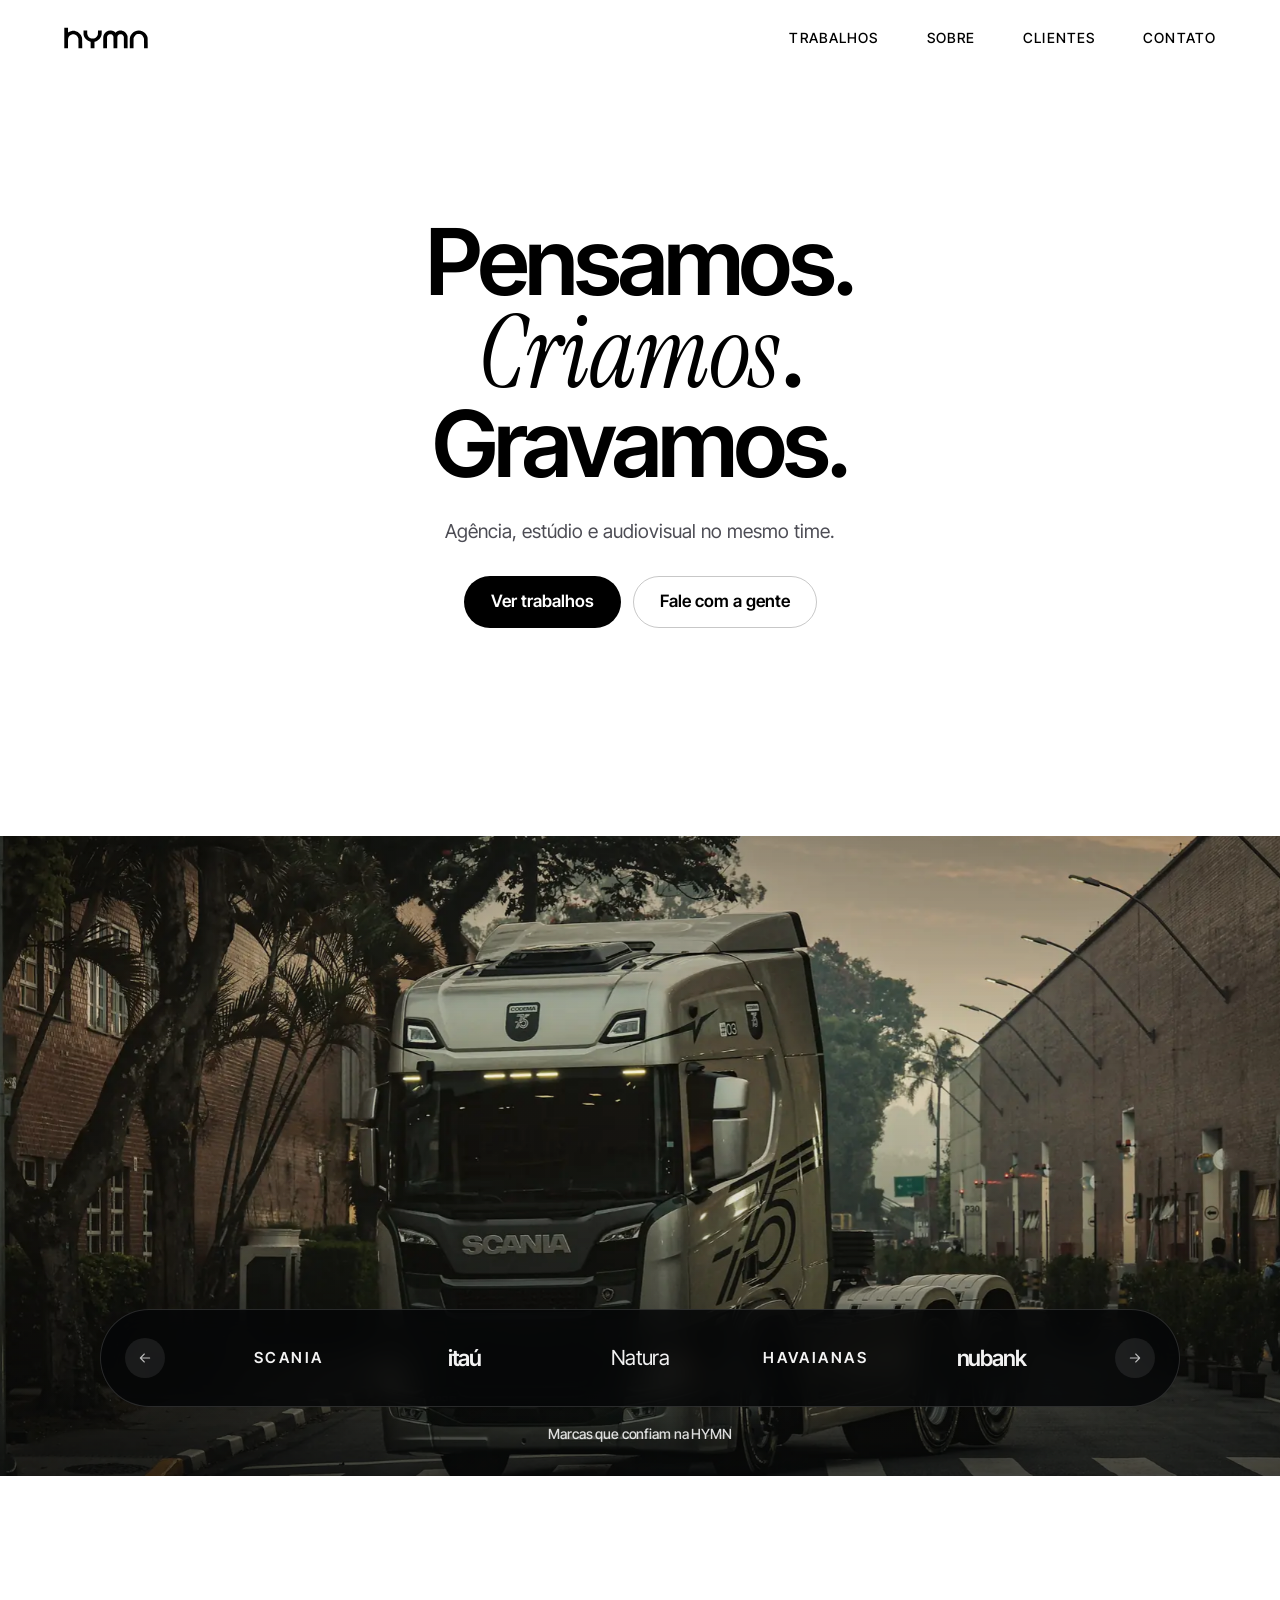
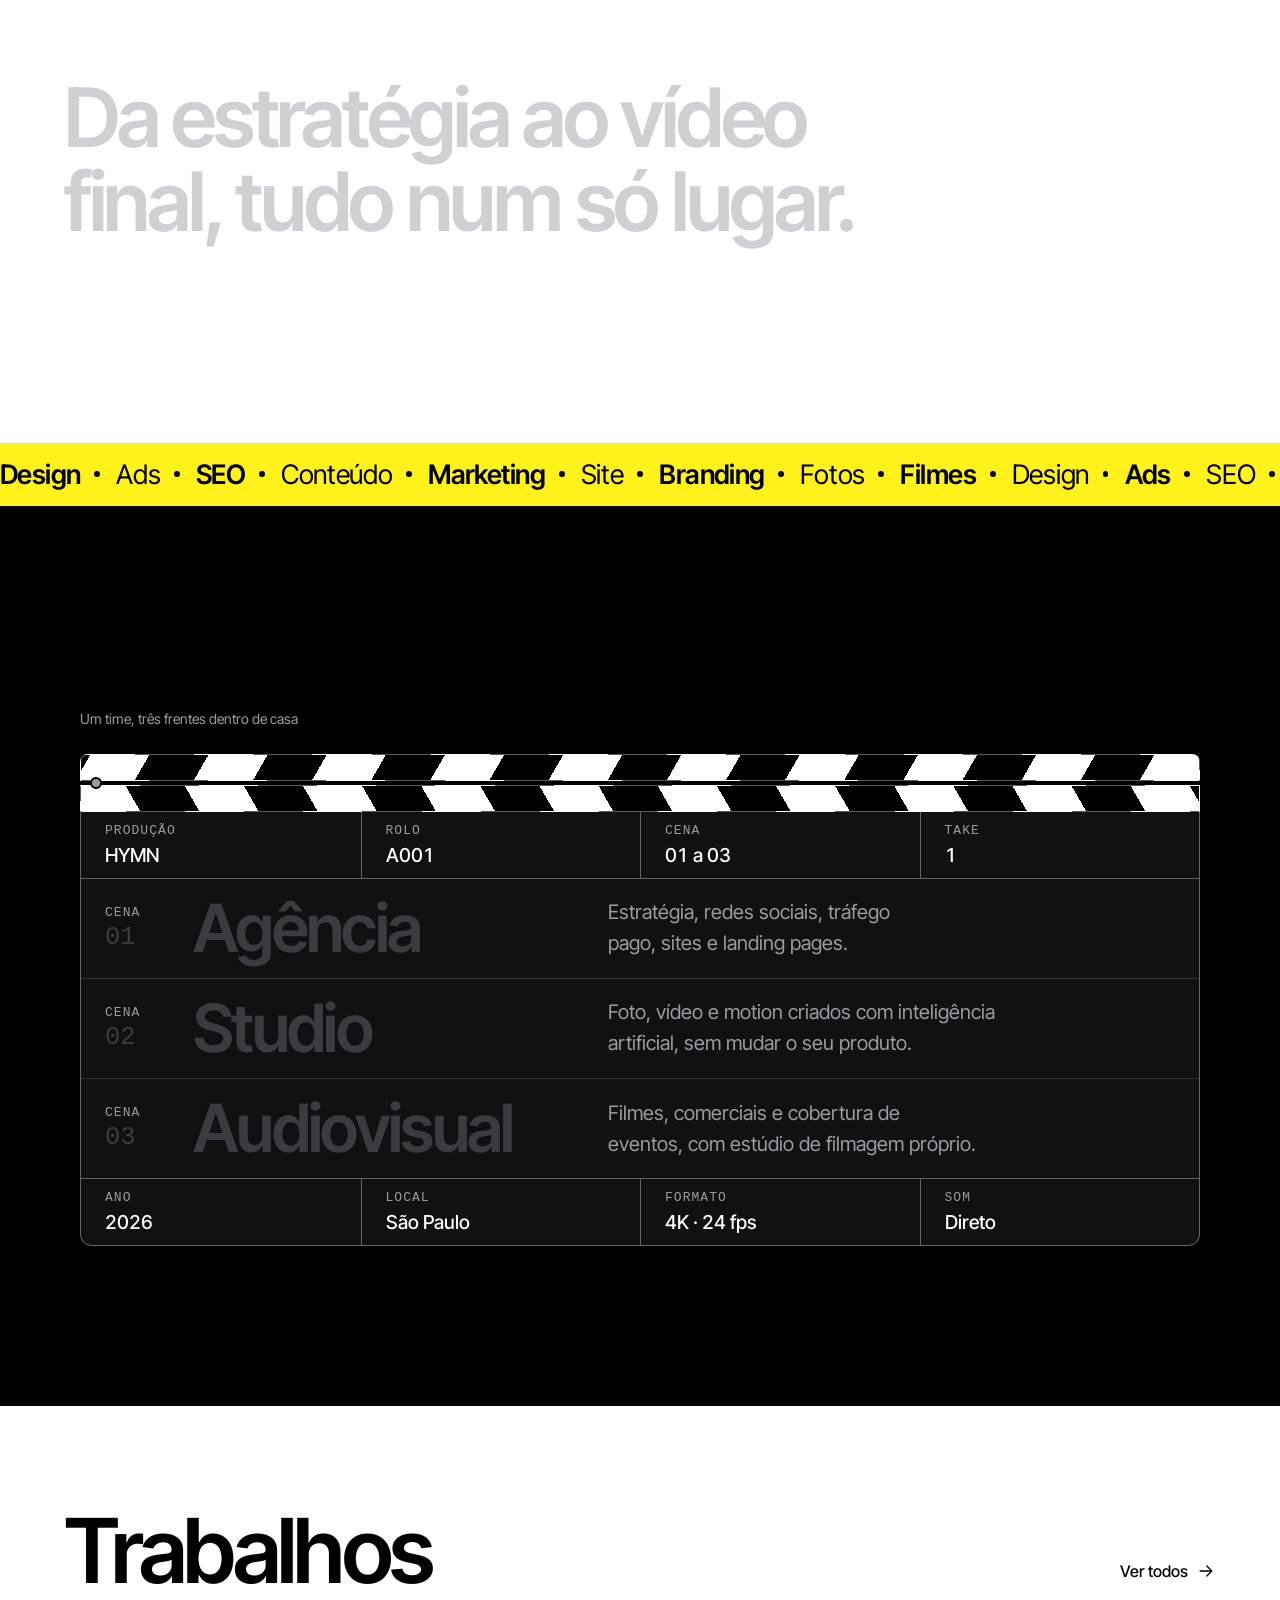
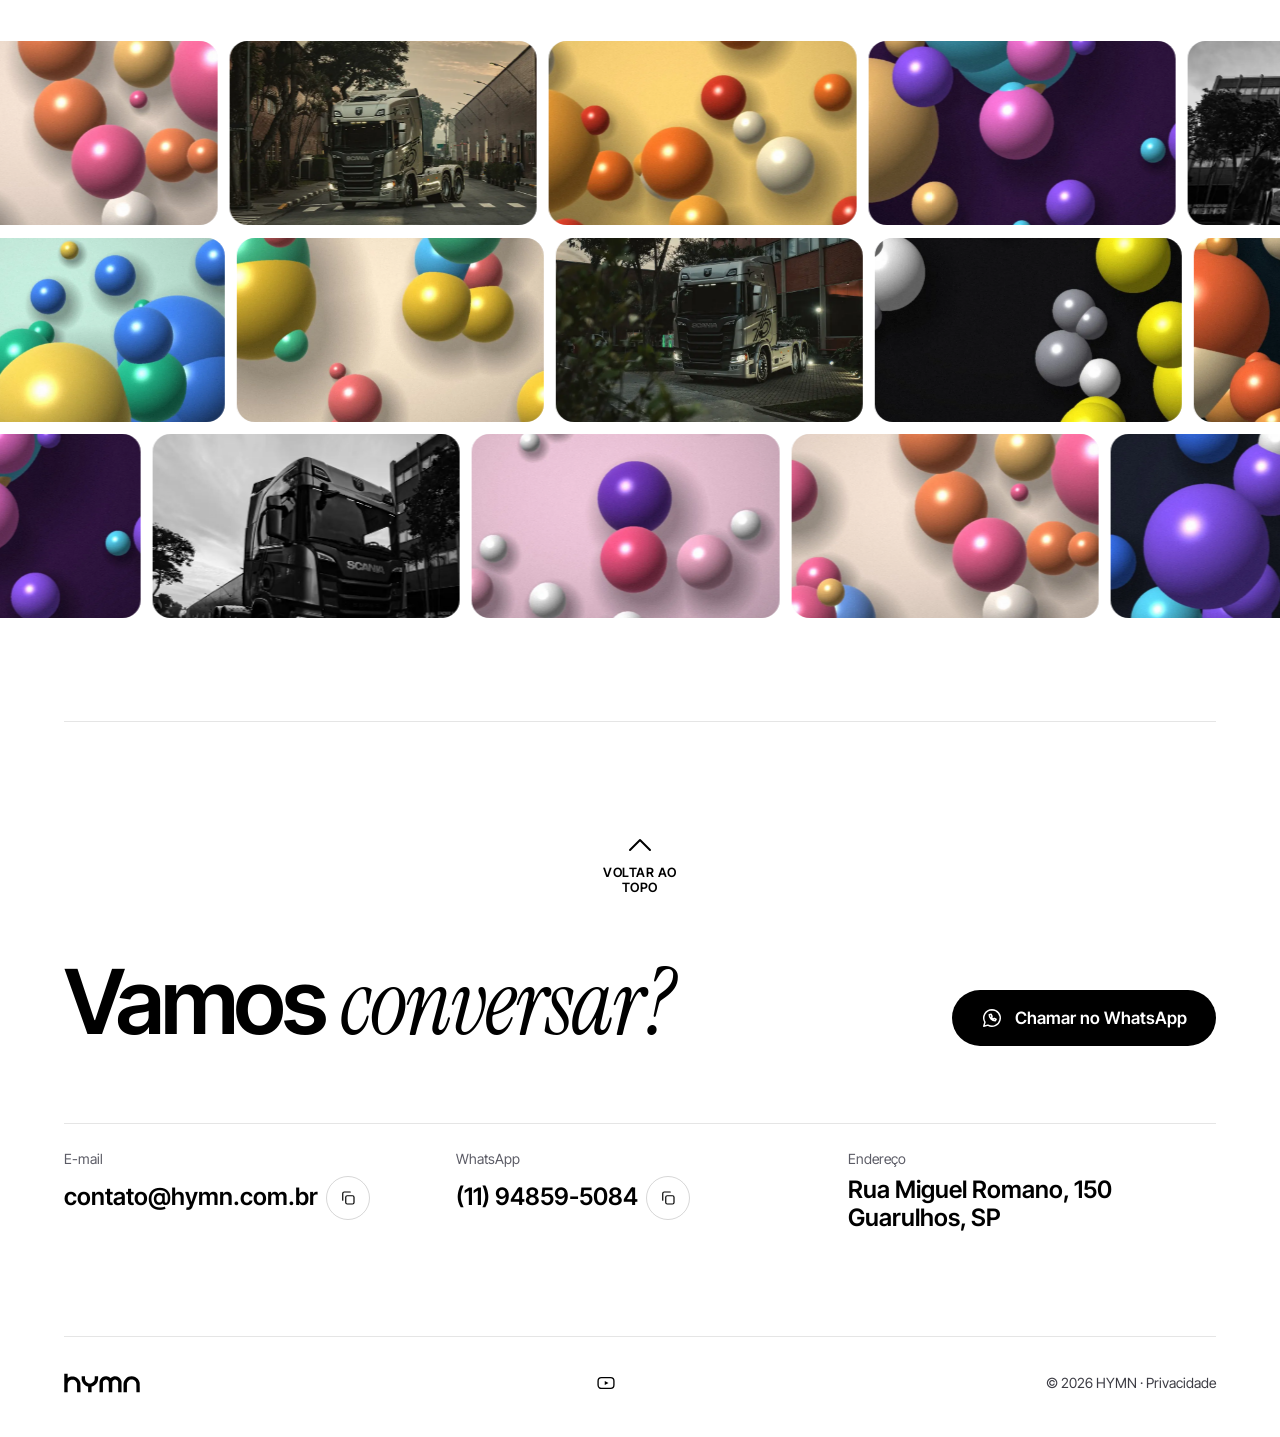
<file: index.html>
<!doctype html>
<html lang="pt-BR">
<head>
<meta charset="utf-8">
<meta name="viewport" content="width=device-width, initial-scale=1, viewport-fit=cover">
<meta name="theme-color" content="#000000">
<meta name="color-scheme" content="only dark">
<title>HYMN | Agência, Studio e Audiovisual</title>
<meta name="description" content="Agência criativa com estúdio e produtora dentro de casa.">
<meta name="robots" content="noindex, nofollow">
<link rel="preconnect" href="https://fonts.googleapis.com">
<link rel="preconnect" href="https://fonts.gstatic.com" crossorigin>
<link rel="stylesheet" href="https://fonts.googleapis.com/css2?family=Inter+Tight:wght@400;500;600&family=Instrument+Serif:ital@1&display=swap">
<link rel="stylesheet" href="tokens.css">
<link rel="stylesheet" href="componentes.css">
<style>
:root {
  color-scheme: only dark;   
  --pg-fundo: var(--cor-preto);
  --pg-texto: var(--cor-branco);
  --pg-apoio: var(--cor-cinza);
  --pg-apagado: #3b3b42;            
  --pg-acao: var(--cor-amarelo);
  --pg-circulo: var(--cor-roxo);
  --pg-apoio-foto: rgb(255 255 255 / 78%);       
  --pg-entrada: cubic-bezier(0.23, 1, 0.32, 1);   
  --pg-movimento: cubic-bezier(0.77, 0, 0.175, 1);
  --pg-gaveta: cubic-bezier(0.32, 0.72, 0, 1);
  --lateral: max(var(--margem), env(safe-area-inset-left, 0px));
  --lateral-d: max(var(--margem), env(safe-area-inset-right, 0px));
}
html { background: var(--pg-fundo); scroll-behavior: smooth; }
body { background: var(--pg-fundo); color: var(--pg-texto); overflow-x: clip; -webkit-font-smoothing: antialiased; }
img { display: block; max-width: 100%; }
.sr { position: absolute; width: 1px; height: 1px; overflow: hidden; clip: rect(0 0 0 0); white-space: nowrap; }
.miolo { padding-left: var(--lateral); padding-right: var(--lateral-d); }
.prov { font: 500 var(--tam-minimo)/1.3 var(--fonte-texto); color: var(--cor-cinza); border: var(--borda) dashed var(--cor-linha-forte); border-radius: var(--raio-sm); padding: 4px 8px; }
[hidden] { display: none !important; }
main:focus { outline: none; }
.pular { position: fixed; left: var(--lateral); top: calc(env(safe-area-inset-top, 0px) + 14px); z-index: var(--z-modal); padding: 12px 18px; border-radius: var(--raio-pilula); background: var(--cor-amarelo); color: var(--cor-preto); font: var(--peso-titulo) var(--tam-legenda)/1 var(--fonte-texto); transform: translateY(calc(-100% - 40px)); transition: transform 200ms var(--pg-entrada); }
.pular:focus { transform: none; outline: 2px solid var(--cor-branco); outline-offset: 2px; }
.topo3 { position: fixed; top: env(safe-area-inset-top, 0px); left: 0; right: 0; z-index: var(--z-topo); display: flex; align-items: center; justify-content: space-between; gap: var(--esp-5); height: 76px; padding-left: var(--lateral); padding-right: var(--lateral-d); transition: transform var(--dur-media) var(--pg-entrada), background-color var(--dur-media) ease, opacity 600ms ease; }
.topo3.is-solido { background: var(--cor-preto); box-shadow: 0 1px 0 var(--cor-linha); }
.topo3.is-video { background: transparent; box-shadow: none; }   
.marca { display: inline-flex; align-items: center; min-height: 44px; min-width: 44px; }
.topo3 .marca img { height: 22px; width: auto; }
.topo3 nav { display: flex; align-items: center; gap: var(--esp-7); font: var(--peso-medio) var(--tam-legenda)/1 var(--fonte-texto); text-transform: uppercase; letter-spacing: 0.08em; }
.topo3 nav a { position: relative; padding: 14px 0; }
.topo3 nav a::after { content: ""; position: absolute; left: 0; right: 0; bottom: 8px; height: 1px; background: currentColor; transform: scaleX(0); transform-origin: right; transition: transform var(--dur-media) var(--pg-entrada); }
.topo3 nav a:hover::after, .topo3 nav a:focus-visible::after { transform: scaleX(1); transform-origin: left; }
.btn-menu3 { display: none; height: var(--toque-min); padding: 0 var(--esp-4); border-radius: var(--raio-pilula); border: var(--borda) solid var(--cor-linha-forte); background: transparent; color: var(--pg-texto); font: var(--peso-medio) var(--tam-ui)/1 var(--fonte-texto); cursor: pointer; }
body::before { content: ""; position: fixed; inset: 0 0 auto; height: env(safe-area-inset-top, 0px); z-index: calc(var(--z-topo) + 1); background: var(--cor-preto); }
.menu-cel { position: fixed; inset: 0; z-index: var(--z-modal); background: var(--cor-preto); display: grid; grid-template-rows: auto 1fr auto; padding: calc(env(safe-area-inset-top, 0px) + 16px) var(--lateral-d) calc(env(safe-area-inset-bottom, 0px) + 24px) var(--lateral); }
.menu-cel[hidden] { display: none; }
.menu-cel .cabeca { display: flex; justify-content: space-between; align-items: center; height: 60px; }
.menu-cel .cabeca img { height: 22px; width: auto; }
.menu-cel ul { list-style: none; margin: 0; padding: 0; align-self: center; display: grid; gap: var(--esp-2); }
.menu-cel li a { display: block; font: var(--peso-titulo) clamp(2.2rem, 10vw, 3rem)/1.15 var(--fonte-texto); letter-spacing: -0.02em; text-transform: uppercase; }
.menu-cel .rodape-menu { color: var(--pg-apoio); font-size: var(--tam-legenda); display: grid; gap: 4px; }
.anima .menu-cel li { opacity: 0; transform: translateY(24px); }
.anima .menu-cel.is-aberto li { opacity: 1; transform: none; transition: transform 600ms var(--pg-entrada), opacity 400ms ease; transition-delay: calc(80ms + var(--n) * 45ms); }
.abertura3 { --foco: var(--cor-preto); position: relative; display: grid; place-items: center; min-height: calc(100svh - 64px); padding: calc(env(safe-area-inset-top, 0px) + 112px) var(--lateral-d) clamp(64px, 8vw, 112px) var(--lateral); background: #FFFFFF; color: var(--cor-preto); text-align: center; color-scheme: only light; }
.abertura3 .conteudo { display: grid; justify-items: center; gap: clamp(20px, 2.4vw, 32px); will-change: transform, opacity; }
.titulo3 { font: var(--peso-titulo) clamp(3rem, 7.2vw, 6rem)/0.95 var(--fonte-texto); letter-spacing: -0.04em; }
.titulo3 .linha { display: block; overflow: hidden; padding: 0 0.08em 0.1em; margin-bottom: -0.1em; }
.titulo3 .linha > span { display: inline-block; }
.titulo3 em { font-size: 1.08em; letter-spacing: -0.01em; padding-right: 0.02em; }
.apoio3 { font-size: clamp(1.06rem, 1.5vw, 1.375rem); line-height: 1.4; color: #4D4D55; max-width: 44ch; text-wrap: balance; }
.acoes3 { display: flex; flex-wrap: wrap; justify-content: center; gap: var(--esp-3); }
.abertura3 .btn--primario { background: var(--cor-preto); color: var(--cor-branco); }
.abertura3 .btn--primario:hover { background: #26262B; }
.abertura3 .btn--linha { background: transparent; color: var(--cor-preto); border-color: rgb(0 0 0 / 22%); }
.abertura3 .btn--linha:hover { background: rgb(0 0 0 / 5%); }
.anima .titulo3 .linha > span { transform: translateY(108%); }
.anima.carregou .titulo3 .linha > span { transform: none; transition: transform 1100ms var(--pg-entrada); transition-delay: calc(150ms + var(--n) * 110ms); }
.anima .apoio3, .anima .acoes3, .anima .topo3 { opacity: 0; }
.anima .apoio3, .anima .acoes3 { transform: translateY(14px); }
.anima.carregou .apoio3 { opacity: 1; transform: none; transition: opacity 700ms ease 650ms, transform 900ms var(--pg-entrada) 650ms; }
.anima.carregou .acoes3 { opacity: 1; transform: none; transition: opacity 700ms ease 800ms, transform 900ms var(--pg-entrada) 800ms; }
.anima.carregou .topo3 { opacity: 1; transition: transform var(--dur-media) var(--pg-entrada), background-color var(--dur-media) ease, color var(--dur-media) ease, opacity 800ms ease 900ms; }
.btn { transition: transform 160ms var(--pg-entrada), background-color var(--dur-rapida) ease; }
.btn:active { transform: scale(0.97); }
.topo3 .marca .logo-preto { display: none; }
.topo3.is-claro { --foco: var(--cor-preto); color: var(--cor-preto); color-scheme: only light; }
.topo3.is-claro .marca .logo-branco { display: none; }
.topo3.is-claro .marca .logo-preto { display: block; }
.topo3.is-claro.is-rolado { background: #FFFFFF; box-shadow: 0 1px 0 rgb(0 0 0 / 8%); }
.topo3.is-claro .btn-menu3 { color: var(--cor-preto); border-color: rgb(0 0 0 / 22%); }
.filme3 { position: relative; overflow: hidden; isolation: isolate; width: 100%; aspect-ratio: 2 / 1; background: var(--cor-preto); color: var(--cor-branco); scroll-margin-top: 0; }
.filme3 .quadro3 { position: absolute; inset: 0; transform-origin: 50% 60%; will-change: transform; }
.filme3 .quadro3 img, .filme3 video { position: absolute; inset: 0; width: 100%; height: 100%; object-fit: cover; object-position: var(--fx, 50%) var(--fy, 58%); }
.filme3 .corte { opacity: 0; transform-origin: var(--fx, 50%) var(--fy, 58%); }
.filme3 .corte.is-ativo { opacity: 1; }
.anima .filme3 .corte.is-ativo { animation: aproxima var(--dur-corte, 1500ms) linear both; }
.filme3.is-parado .corte { animation-play-state: paused; }
@keyframes aproxima { from { transform: scale(1); } to { transform: scale(1.06); } }
.filme3 video { opacity: 0; transition: opacity 600ms ease; }
.filme3 video.is-tocando { opacity: 1; }
.filme3 .veu3 { position: absolute; inset: 0; z-index: 0; pointer-events: none; background: linear-gradient(to bottom, rgb(3 5 7 / 28%) 0%, rgb(3 5 7 / 0%) 35%, rgb(3 5 7 / 12%) 60%, rgb(3 5 7 / 65%) 100%); }   
.marcas3 { position: absolute; z-index: 2; left: 40px; right: 40px; bottom: 32px; display: flex; flex-direction: column; align-items: center; gap: 16px; }
.marcas3 h2 { order: 2; font: 500 14px/1.5 var(--fonte-texto); letter-spacing: -0.01em; color: rgb(255 255 255 / 85%); }
.pilula3 { --por-vez: 5; width: min(100%, 1080px); display: flex; align-items: center; gap: 20px; padding: 20px 24px; border-radius: var(--raio-pilula); border: var(--borda) solid rgb(255 255 255 / 14%); background: rgb(5 6 8 / 85%); -webkit-backdrop-filter: blur(14px); backdrop-filter: blur(14px); overflow: hidden; touch-action: pan-y; }
.seta3 { display: grid; place-items: center; flex: none; width: 40px; height: 40px; border-radius: 50%; border: 0; background: rgb(255 255 255 / 8%); color: rgb(255 255 255 / 70%); cursor: pointer; transition: background-color 150ms ease, color 150ms ease, transform 160ms var(--pg-entrada); }
.seta3:hover { background: rgb(255 255 255 / 16%); color: var(--cor-branco); }
.seta3:active { transform: scale(0.94); }
.seta3 .ic { width: 16px; height: 16px; }
.vitrine3 { flex: 1; min-width: 0; display: flex; align-items: center; justify-content: space-between; gap: 32px; margin: 0; padding: 0 32px; list-style: none; will-change: transform, opacity, filter; }
.vitrine3 li { flex: 1 1 0; min-width: 0; height: 56px; display: flex; align-items: center; justify-content: center; color: var(--cor-branco); white-space: nowrap; opacity: 0.95; }
.vitrine3 li.is-fora { display: none; }
.vitrine3 .nome { font: 600 1.2rem/1 var(--fonte-texto); letter-spacing: -0.02em; }
.vitrine3 .nome--caixa { font-size: 0.95rem; font-weight: 600; letter-spacing: 0.16em; text-transform: uppercase; }
.vitrine3 .nome--fino { font-weight: 400; font-size: 1.3rem; letter-spacing: -0.03em; }
.vitrine3 .nome--serifa { font: italic 400 1.5rem/1 var(--fonte-destaque, "Instrument Serif", serif); letter-spacing: 0; }
.vitrine3 .nome--forte { font-weight: 600; letter-spacing: -0.05em; text-transform: lowercase; font-size: 1.4rem; }
@media (min-width: 1024px) { .marcas3 { left: 0; right: 0; margin-inline: auto; width: min(1080px, 100% - 2 * var(--margem)); } }
.frentes3 { padding-bottom: var(--secao); }
.frentes3 .rotulo3 { font-size: var(--tam-legenda); color: var(--pg-apoio); margin-bottom: var(--esp-5); }
@media (prefers-color-scheme: dark) { :root { color-scheme: only dark; } }
.claquete { --l: clamp(30px, 5vw, 72px); --abre: -4deg; }
.claq-barra { position: relative; height: clamp(48px, 6vw, 80px); }
.claq-barra .vara { position: absolute; left: 0; right: 0; height: calc(50% - 2px); border: var(--borda) solid var(--cor-linha-forte); }
.claq-barra .haste { top: 0; border-radius: var(--raio-sm) var(--raio-sm) 0 0; background: repeating-linear-gradient(-60deg, var(--cor-branco) 0 var(--l), var(--cor-preto) var(--l) calc(var(--l) * 2)); transform-origin: 0 100%; z-index: 1; will-change: transform; }
.claq-barra .base { bottom: 0; background: repeating-linear-gradient(60deg, var(--cor-branco) 0 var(--l), var(--cor-preto) var(--l) calc(var(--l) * 2)); }
.claq-barra .pino { position: absolute; left: 10px; top: 50%; width: 12px; height: 12px; border-radius: 50%; background: var(--cor-cinza); border: 2px solid var(--cor-preto); transform: translateY(-50%); z-index: 2; }
.anima .claquete .haste { transform: rotate(var(--abre)); }
.claq-quadro { background: var(--cor-superficie); border: var(--borda) solid var(--cor-linha-forte); border-top: 0; border-radius: 0 0 var(--raio-md) var(--raio-md); }
.claq-campos { display: grid; grid-template-columns: repeat(4, minmax(0, 1fr)); border-bottom: var(--borda) solid var(--cor-linha-forte); }
.claq-campos > div { display: grid; gap: 8px; padding: var(--esp-3) var(--esp-5); border-left: var(--borda) solid var(--cor-linha-forte); }
.claq-campos > div:first-child { border-left: 0; }
.claq-campos span { font: 500 var(--tam-minimo)/1 var(--fonte-codigo); letter-spacing: 0.08em; text-transform: uppercase; color: var(--pg-apoio); }
.claq-campos b { font: var(--peso-medio) clamp(1rem, 1.5vw, 1.25rem)/1.1 var(--fonte-texto); color: var(--pg-texto); font-variant-numeric: tabular-nums; }
.claq-pe { border-bottom: 0; border-top: var(--borda) solid var(--cor-linha-forte); }
.frente { position: relative; display: grid; grid-template-columns: clamp(64px, 7vw, 104px) minmax(0, 1fr) minmax(0, 0.75fr) 9.5rem; align-items: center; gap: var(--esp-6); padding: clamp(18px, 2.6vw, 32px) var(--esp-5); border-top: var(--borda) solid var(--cor-linha); cursor: default; }
.claq-campos + .frente { border-top: 0; }
.frente .cena { display: grid; gap: 6px; font: 500 var(--tam-minimo)/1 var(--fonte-codigo); letter-spacing: 0.08em; color: var(--pg-apoio); }
.frente .cena b { font: 500 clamp(1.4rem, 2.4vw, 2rem)/1 var(--fonte-codigo); letter-spacing: 0; color: var(--pg-apagado); transition: color 400ms ease; }
.frente.is-ativa .cena b { color: var(--pg-texto); }
.frente h3 { font: var(--peso-titulo) clamp(2.4rem, 7vw, 6rem)/0.95 var(--fonte-texto); letter-spacing: -0.04em; color: var(--pg-texto); transition: color 400ms ease, transform 600ms var(--pg-entrada); }
.frente p { color: var(--pg-apoio); font-size: var(--tam-grande); max-width: 34ch; transition: color 400ms ease; }
.anima .frente h3 { color: var(--pg-apagado); }
.anima .frente.is-ativa h3 { color: var(--pg-texto); transform: translateX(10px); }
.frente.is-ativa p { color: var(--pg-texto); }
.frente .selo { justify-self: end; opacity: 0; transition: opacity 300ms ease; }
.frente.is-ativa .selo { opacity: 1; }
.faixa3 { overflow: hidden; padding-block: clamp(12px, 1.4vw, 18px); background: var(--cor-amarelo); color: var(--cor-preto); color-scheme: only light; }
.trilho { display: flex; width: max-content; gap: 0; will-change: transform; }
.anima .trilho { animation: corre-faixa var(--dur-faixa, 60s) linear infinite; }
.faixa3:not(.is-visivel) .trilho { animation-play-state: paused; }
@keyframes corre-faixa { to { transform: translate3d(-50%, 0, 0); } }
.trilho span { display: flex; align-items: center; white-space: nowrap; font: var(--peso-titulo) clamp(1.15rem, 2.1vw, 1.75rem)/1 var(--fonte-texto); letter-spacing: -0.02em; padding-right: 0.6em; }
.trilho span::after { content: ""; width: 0.22em; height: 0.22em; border-radius: 50%; background: var(--cor-preto); margin-left: 0.5em; }
.trilho span:nth-child(even) { font-weight: var(--peso-texto); letter-spacing: -0.01em; }
.frase3 { padding-block: clamp(96px, 16vw, 200px); background: #FFFFFF; color: var(--cor-preto); color-scheme: only light; }   
.frase3 p { font: var(--peso-titulo) clamp(2.2rem, 6.4vw, 5.8rem)/1.02 var(--fonte-texto); letter-spacing: -0.04em; max-width: 17ch; }
.frase3 .p { transition: color 200ms linear; }
.anima .frase3 .p { color: #CFCFD4; }
.anima .frase3 .p.is-lida { color: var(--cor-preto); }
.ultima { white-space: nowrap; }
.frase3 .apoio { margin-top: var(--esp-6); color: var(--pg-apoio); font-size: var(--tam-grande); max-width: 46ch; }
.cabeca3 { display: flex; align-items: end; justify-content: space-between; gap: var(--esp-5); margin-bottom: var(--esp-7); }
.cabeca3 h2 { font-size: clamp(2.6rem, 7vw, 6rem); letter-spacing: -0.04em; line-height: 0.95; }
.link3 { display: inline-flex; align-items: center; gap: var(--esp-2); min-height: var(--toque-min); font: var(--peso-medio) var(--tam-ui)/1 var(--fonte-texto); white-space: nowrap; }
.link3 .ic { transition: transform var(--dur-media) var(--pg-entrada); }
.link3:hover .ic { transform: translateX(4px); }
.trabalhos3 { --foco: var(--cor-preto); padding-block: var(--secao); background: #FFFFFF; color: var(--cor-preto); color-scheme: only light; overflow: hidden; overflow: clip; }
.parede3 { --tela-l: clamp(260px, 24vw, 560px); display: grid; gap: 12px; }
.fileira3 { display: flex; gap: 12px; width: max-content; will-change: transform; }
.fileira3 + .fileira3 { margin-left: calc(var(--tela-l) * -0.5); }
.fileira3:nth-child(3) { margin-left: calc(var(--tela-l) * -0.25); }
.tela3 { position: relative; flex: none; width: var(--tela-l); aspect-ratio: 5 / 3; border-radius: 18px; overflow: hidden; background: #EDEDF0; }
.tela3 img { width: 100%; height: 100%; object-fit: cover; object-position: var(--fx, 50%) var(--fy, 50%); transform: scale(var(--z, 1)); transition: transform 600ms var(--pg-entrada); }
.tela3.is-pb img { filter: grayscale(1) contrast(1.12); }
.tela3 .info3 { position: absolute; left: 0; right: 0; bottom: 0; display: flex; justify-content: space-between; gap: var(--esp-3); padding: 48px 16px 14px; background: linear-gradient(to top, var(--cor-veu), rgb(0 0 0 / 0%)); font-size: var(--tam-legenda); color: var(--cor-branco); opacity: 0; transform: translateY(6px); transition: opacity 250ms ease, transform 300ms var(--pg-entrada); }
.tela3 .info3 b { font-weight: var(--peso-titulo); }
.tela3 .info3 span { color: var(--pg-apoio-foto); }
.tela3:focus-visible .info3 { opacity: 1; transform: none; }
.tela3:focus-visible { outline: 2px solid var(--cor-preto); outline-offset: 3px; }
.tela3 { transition: transform 160ms var(--pg-entrada); -webkit-tap-highlight-color: transparent; }
.tela3:active { transform: scale(0.98); }
.anima .fileira3:has(:focus-visible) { transition: transform 300ms var(--pg-entrada); }
@media (hover: hover) and (pointer: fine) {
  .tela3:hover img { transform: scale(calc(var(--z, 1) * 1.06)); }
  .tela3:hover .info3 { opacity: 1; transform: none; }
}
html:not(.anima) .parede3 { overflow-x: auto; padding-bottom: var(--esp-3); }
html:not(.anima) .fileira3 { margin-left: 0 !important; transform: none !important; }
.contato3 { background: #FFFFFF; color: var(--cor-preto); color-scheme: only light; }
.painel3 { --foco: var(--cor-preto); padding-bottom: calc(env(safe-area-inset-bottom, 0px) + var(--esp-6)); }
.painel3 .topo-contato { display: grid; grid-template-columns: minmax(0, 1fr) auto; align-items: end; gap: var(--esp-6); padding-top: var(--secao); border-top: var(--borda) solid rgb(0 0 0 / 10%); }
.painel3 h2 { font: var(--peso-titulo) clamp(2.6rem, 7vw, 6rem)/0.95 var(--fonte-texto); letter-spacing: -0.04em; }
.painel3 h2 em { letter-spacing: -0.02em; }
.btn--whats { min-height: 56px; padding: 0 28px; background: var(--cor-preto); color: var(--cor-branco); font-size: 17px; }
.btn--whats:hover { background: #26262B; }
.btn--whats .ic { width: 22px; height: 22px; }
.linhas3 { display: grid; grid-template-columns: repeat(3, minmax(0, 1fr)); gap: var(--esp-5); margin-top: clamp(48px, 6vw, 88px); padding-top: var(--esp-5); border-top: var(--borda) solid rgb(0 0 0 / 10%); align-items: start; }
.linhas3 .rot { display: block; font-size: var(--tam-legenda); color: #5C5C66; margin-bottom: 6px; }
.linhas3 .valor { display: flex; align-items: center; gap: var(--esp-2); min-height: var(--toque-min); font: var(--peso-titulo) clamp(1.15rem, 2vw, 1.5rem)/1.2 var(--fonte-texto); overflow-wrap: anywhere; }
.copiar3 { display: grid; place-items: center; width: var(--toque-min); height: var(--toque-min); flex: none; border-radius: 50%; border: var(--borda) solid rgb(0 0 0 / 16%); background: transparent; color: var(--cor-preto); cursor: pointer; transition: background-color 150ms ease, transform 160ms var(--pg-entrada); }
.copiar3:hover { background: rgb(0 0 0 / 5%); }
.copiar3:active { transform: scale(0.94); }
.copiar3 .ic { width: 18px; height: 18px; }
.copiar3.is-ok { background: var(--cor-preto); color: var(--cor-branco); }
.rodape3 { margin-top: clamp(64px, 8vw, 112px); padding-top: var(--esp-5); border-top: var(--borda) solid rgb(0 0 0 / 10%); display: flex; flex-wrap: wrap; justify-content: space-between; align-items: center; gap: var(--esp-4) var(--esp-6); font-size: var(--tam-legenda); color: #3D3D45; }
.rodape3 .marca img { height: 20px; width: auto; }
.rodape3 .marca { display: flex; align-items: center; gap: var(--esp-3); color: var(--cor-preto); }
.rodape3 .redes { display: flex; gap: var(--esp-1); color: var(--cor-preto); }
.rodape3 .redes a { display: grid; place-items: center; width: var(--toque-min); height: var(--toque-min); border-radius: 50%; transition: background-color 150ms ease; }
.rodape3 .redes a:hover { background: rgb(0 0 0 / 5%); }
.volta-centro { grid-column: 1 / -1; display: flex; justify-content: center; margin-bottom: clamp(8px, 2vw, 32px); }   
.volta3 { display: inline-grid; justify-items: center; gap: 6px; min-width: var(--toque-min); padding: 6px 4px; color: var(--cor-preto); font: var(--peso-titulo) 0.8rem/1.15 var(--fonte-texto); letter-spacing: 0.04em; text-transform: uppercase; text-align: center; }
.volta3 .ic { width: 30px; height: 30px; stroke-width: 1.6; transition: transform 200ms var(--pg-entrada); }
.volta3:hover .ic, .volta3:focus-visible .ic { transform: translateY(-3px); }
.volta3:active { transform: scale(0.97); }
.video3 { width: min(960px, calc(100vw - 32px)); padding: 0; border: 0; border-radius: var(--raio-lg); background: var(--cor-superficie-3); color: var(--pg-texto); box-shadow: var(--sombra-2); overflow: hidden; }
.video3::backdrop { background: var(--cor-fundo-modal); }
.video3[open] { animation: abre-video 320ms var(--pg-entrada); }
@keyframes abre-video { from { opacity: 0; transform: scale(0.96); } }
.video3 .tela { position: relative; aspect-ratio: 16 / 9; background: var(--cor-preto); }
.video3 .tela img { width: 100%; height: 100%; object-fit: cover; opacity: 0.55; }
.video3 .tela p { position: absolute; inset: 0; display: grid; place-items: center; text-align: center; padding: var(--esp-5); font-size: var(--tam-ui); color: var(--pg-texto); }
.video3 .barra-video { display: flex; justify-content: space-between; align-items: center; gap: var(--esp-4); padding: var(--esp-4) var(--esp-5); font-size: var(--tam-legenda); color: var(--pg-apoio); }
@media (max-width: 860px) {
  .frentes3 .rotulo3 { display: none; }   
  .topo3 nav { display: none; }
  .btn-menu3 { display: inline-flex; align-items: center; }
  .abertura3 { min-height: min(72svh, 640px); padding-top: calc(env(safe-area-inset-top, 0px) + 128px); padding-bottom: var(--esp-8); }
  .abertura3 .conteudo { gap: var(--esp-5); }
  .parede3 { --tela-l: 72vw; gap: 8px; }
  .tela3 { border-radius: 14px; }
  .fileira3 { gap: 8px; }
  .painel3 .topo-contato { grid-template-columns: 1fr; gap: var(--esp-5); }
  .btn--whats { justify-self: stretch; }
  .linhas3 { grid-template-columns: 1fr; }
  .rodape3 { justify-content: center; text-align: center; }
  .claquete { --abre: -15deg; --fecha: 0.85; margin-top: 64px; }
  .claq-campos { grid-template-columns: repeat(2, minmax(0, 1fr)); }
  .claq-campos > div { padding: 10px var(--esp-4); gap: 6px; }
  .claq-campos > div:nth-child(n+3) { display: none; }
  .frente { grid-template-columns: 2.25rem minmax(0, 1fr); align-items: baseline; gap: var(--esp-3); padding: 18px var(--esp-4); }
  .frente .cena { font-size: 0; letter-spacing: 0; }
  .frente .cena b { font-size: 0.95rem; }
  .frente h3 { font-size: clamp(2.1rem, 10.5vw, 2.9rem); }
  .frente p, .frente .selo { display: none; }
  .anima .frente.is-ativa h3 { transform: translateX(6px); }
  .filme3 .pausa3 { top: calc(env(safe-area-inset-top, 0px) + 84px); }
}
@media (max-width: 860px) {
  .pilula3 { --por-vez: 3; }
}
@media (max-width: 760px) {
  .vitrine3 { padding: 0 12px; gap: 16px; }
  .vitrine3 .nome { font-size: 1.05rem; }
  .vitrine3 .nome--forte { font-size: 1.2rem; }
  .vitrine3 .nome--fino { font-size: 1.1rem; }
  .vitrine3 .nome--caixa { font-size: 0.8rem; letter-spacing: 0.12em; }
  .vitrine3 .nome--serifa { font-size: 1.3rem; }
}
@media (max-width: 600px) {
  .filme3 { aspect-ratio: 4 / 5; min-height: 0; }
  .filme3 .quadro3 img, .filme3 video { object-position: var(--fxc, var(--fx, 50%)) var(--fy, 58%); }
  .filme3 .corte { transform-origin: var(--fxc, var(--fx, 50%)) var(--fy, 58%); }
  .marcas3 { left: 20px; right: 20px; bottom: 20px; gap: 14px; }
  .marcas3 h2 { font-size: 13.5px; }
  .pilula3 { --por-vez: 3; gap: 12px; padding: 16px; -webkit-backdrop-filter: none; backdrop-filter: none; }
  .seta3 { display: none; }
  .vitrine3 { gap: 16px; padding: 0 12px; }
  .vitrine3 li { height: 48px; }
  .vitrine3 .nome { font-size: 0.95rem; }
  .vitrine3 .nome--forte { font-size: 1.08rem; }
  .vitrine3 .nome--fino { font-size: 1rem; }
  .vitrine3 .nome--caixa { font-size: 0.7rem; letter-spacing: 0.1em; }
  .vitrine3 .nome--serifa { font-size: 1.15rem; }
  .abertura3 { min-height: calc(100svh - 96px); padding-top: calc(env(safe-area-inset-top, 0px) + 96px); }
  .acoes3 .btn { flex: 1 1 100%; }
  .acoes3 { width: min(100%, 320px); }
}
@media (prefers-reduced-motion: reduce) {
  html { scroll-behavior: auto; }
}
@media (max-width: 600px) and (prefers-reduced-motion: reduce) {
  .seta3 { display: grid; width: var(--toque-min); height: var(--toque-min); }
  .pilula3 { padding: 10px; gap: 4px; }
  .vitrine3 { padding: 0 2px; gap: 8px; }
}
@media (min-width: 861px) {
  .frentes3 { min-height: 100svh; display: flex; flex-direction: column; justify-content: center; padding-top: 96px; padding-bottom: clamp(32px, 6svh, 72px); }
  .claquete { --l: clamp(30px, 4vw, 64px); }
  .claq-barra { height: clamp(40px, 6.5svh, 70px); }
  .claq-campos > div { padding-block: clamp(8px, 1.3svh, 14px); }
  .frente { padding-block: clamp(10px, 2svh, 24px); }
  .frente h3 { font-size: clamp(2.4rem, min(5.2vw, 8.6svh), 4.75rem); }
  .frente .cena b { font-size: clamp(1.2rem, min(2vw, 3.2svh), 1.75rem); }
  .frentes3 > .rotulo3, .frentes3 > .claquete { width: min(100%, 1120px); margin-inline: auto; }
  .frente { grid-template-columns: clamp(56px, 5vw, 80px) minmax(0, 0.95fr) minmax(0, 1fr) 8.25rem; gap: 24px; }
  .frente p { max-width: 42ch; text-wrap: balance; }
}
</style>
</head>
<body>
<svg xmlns="http://www.w3.org/2000/svg" style="position:absolute;width:0;height:0" aria-hidden="true">
<defs>
<symbol id="i-seta" viewBox="0 0 24 24"><path d="M5 12h14M13 6l6 6-6 6"/></symbol>
<symbol id="i-seta-esq" viewBox="0 0 24 24"><path d="M19 12H5M11 6l-6 6 6 6"/></symbol>
<symbol id="i-sobe" viewBox="0 0 24 24"><path d="M4 16l8-8 8 8"/></symbol>
<symbol id="i-fechar" viewBox="0 0 24 24"><path d="M6 6l12 12M18 6L6 18"/></symbol>
<symbol id="i-play" viewBox="0 0 24 24"><path d="M8 5.5v13l11-6.5z" fill="currentColor" stroke="none"/></symbol>
<symbol id="i-pausa" viewBox="0 0 24 24"><path d="M8.5 5v14M15.5 5v14"/></symbol>
<symbol id="i-som" viewBox="0 0 24 24"><path d="M4 9.5v5h4l5 4v-13l-5 4z"/><path d="M16.5 9a4 4 0 0 1 0 6M19 6.5a7.5 7.5 0 0 1 0 11"/></symbol>
<symbol id="i-copiar" viewBox="0 0 24 24"><rect x="9" y="9" width="11" height="11" rx="2"/><path d="M5 15V6a2 2 0 0 1 2-2h8"/></symbol>
<symbol id="i-check" viewBox="0 0 24 24"><path d="M5 12.5l4.5 4.5L19 7"/></symbol>
<symbol id="i-camera" viewBox="0 0 24 24"><rect x="3" y="6.5" width="12" height="11" rx="2"/><path d="M15 10.5l6-3.5v10l-6-3.5"/></symbol>
<symbol id="i-ia" viewBox="0 0 24 24"><path d="M11 3.5l1.9 5.1L18 10.5l-5.1 1.9L11 17.5l-1.9-5.1L4 10.5l5.1-1.9z"/><path d="M18.5 15.5l.7 1.8 1.8.7-1.8.7-.7 1.8-.7-1.8-1.8-.7 1.8-.7z"/></symbol>
<symbol id="i-alvo" viewBox="0 0 24 24"><circle cx="12" cy="12" r="9"/><circle cx="12" cy="12" r="5"/><circle cx="12" cy="12" r="1.2" fill="currentColor" stroke="none"/></symbol>
<symbol id="i-instagram" viewBox="0 0 24 24"><rect x="3" y="3" width="18" height="18" rx="5"/><circle cx="12" cy="12" r="4"/><circle cx="17.3" cy="6.7" r=".9" fill="currentColor" stroke="none"/></symbol>
<symbol id="i-youtube" viewBox="0 0 24 24"><rect x="2.5" y="5.5" width="19" height="13" rx="4"/><path d="M10.5 9.5v5l4.5-2.5z" fill="currentColor" stroke="none"/></symbol>
<symbol id="i-linkedin" viewBox="0 0 24 24"><rect x="3" y="3" width="18" height="18" rx="3"/><path d="M8 10.5V16M8 7.8v.1M11.5 16v-5.5M11.5 13c0-1.6 1-2.6 2.4-2.6s2.1 1 2.1 2.6V16"/></symbol>
<symbol id="i-whatsapp" viewBox="0 0 24 24"><path d="M12 3a9 9 0 0 0-7.7 13.6L3 21l4.5-1.2A9 9 0 1 0 12 3z"/><path d="M9 8.5c0 3.6 2.9 6.5 6.5 6.5l1-1.6-2.1-1-1 .8a4.6 4.6 0 0 1-2.1-2.1l.8-1-1-2.1z"/></symbol>
</defs>
</svg>
<a class="pular" href="#inicio">Pular para o conteúdo</a>
<header class="topo3" data-topo>
  <a class="marca" href="#inicio" aria-label="HYMN, início"><img class="logo-branco" src="assets/logo-branco.svg" alt="HYMN"><img class="logo-preto" src="assets/logo-preto.svg" alt=""></a>
  <nav aria-label="Menu principal">
    <a href="#trabalhos">Trabalhos</a>
    <a href="#sobre">Sobre</a>
    <a href="#clientes">Clientes</a>
    <a href="#contato">Contato</a>
  </nav>
  <button class="btn-menu3" type="button" aria-expanded="false" aria-controls="menu-cel" data-abre-menu>Menu</button>
</header>
<div class="menu-cel" id="menu-cel" hidden>
  <div class="cabeca"><img src="assets/logo-branco.svg" alt="HYMN"><button class="btn-menu3" type="button" style="display:inline-flex" data-fecha-menu>Fechar</button></div>
  <ul>
    <li style="--n:0"><a href="#trabalhos" data-fecha-menu>Trabalhos</a></li>
    <li style="--n:1"><a href="#sobre" data-fecha-menu>Sobre</a></li>
    <li style="--n:2"><a href="#clientes" data-fecha-menu>Clientes</a></li>
    <li style="--n:3"><a href="#contato" data-fecha-menu>Contato</a></li>
  </ul>
  <div class="rodape-menu"><span>contato@hymn.com.br</span><span>(11) 94859-5084</span></div>
</div>
<main id="inicio" tabindex="-1">
    <section class="abertura3" aria-label="Abertura" data-abertura>
    <div class="conteudo" data-conteudo>
      <h1 class="titulo3">
        <span class="linha" style="--n:0"><span>Pensamos.</span></span>
        <span class="linha" style="--n:1"><span><em>Criamos</em>.</span></span>
        <span class="linha" style="--n:2"><span>Gravamos.</span></span>
      </h1>
      <p class="apoio3">Agência, estúdio e audiovisual no mesmo time.</p>
      <div class="acoes3">
        <a class="btn btn--primario" href="#trabalhos">Ver trabalhos</a>
                <a class="btn btn--linha" href="https://wa.me/5511948595084?text=Ol%C3%A1%2C%20HYMN%21%20Vim%20pelo%20site%20e%20quero%20conversar%20sobre%20um%20projeto%20para%20a%20minha%20empresa." target="_blank" rel="noopener">Fale com a gente</a>
        <button class="btn btn--vidro" type="button" data-abre-video hidden><svg class="ic"><use href="#i-som"/></svg>Assistir com som</button>
      </div>
    </div>
  </section>
    <section class="filme3" id="clientes" aria-label="Filme e marcas que confiam na HYMN" data-filme data-video="" data-video-cel="">
    <div class="quadro3" data-quadro>
      <img class="corte is-ativo" src="assets/filme/f01.webp" srcset="assets/filme/f01-p.webp 1000w, assets/filme/f01.webp 1920w" sizes="100vw" alt="Caminhão Scania cruzando a rua da fábrica ao amanhecer, foto da HYMN Audiovisual" style="--fx:52%;--fy:62%;--fxc:50%">
      <img class="corte" src="assets/filme/f02.webp" srcset="assets/filme/f02-p.webp 1000w, assets/filme/f02.webp 1920w" sizes="100vw" alt="" decoding="async" fetchpriority="low" style="--fx:60%;--fy:52%;--fxc:64%">
      <img class="corte" src="assets/filme/f05.webp" srcset="assets/filme/f05-p.webp 1000w, assets/filme/f05.webp 1920w" sizes="100vw" alt="" decoding="async" fetchpriority="low" style="--fx:50%;--fy:52%;--fxc:52%">
      <img class="corte" src="assets/filme/f03.webp" srcset="assets/filme/f03-p.webp 1000w, assets/filme/f03.webp 1920w" sizes="100vw" alt="" decoding="async" fetchpriority="low" style="--fx:50%;--fy:64%;--fxc:50%">
      <img class="corte" src="assets/filme/f04.webp" srcset="assets/filme/f04-p.webp 1000w, assets/filme/f04.webp 1920w" sizes="100vw" alt="" decoding="async" fetchpriority="low" style="--fx:54%;--fy:56%;--fxc:56%">
      <video muted loop playsinline disablepictureinpicture preload="none" aria-hidden="true" tabindex="-1" hidden></video>
    </div>
    <div class="veu3" aria-hidden="true"></div>
    <div class="marcas3">
      <h2 id="t-clientes">Marcas que confiam na HYMN</h2>
            <div class="pilula3" data-marcas>
        <button class="seta3" type="button" aria-label="Marcas anteriores" data-marca-ant><svg class="ic"><use href="#i-seta-esq"/></svg></button>
        <ul class="vitrine3" aria-labelledby="t-clientes" aria-live="polite" data-vitrine>
          <li><span class="nome nome--caixa">Scania</span></li>
          <li data-teste><span class="nome nome--forte">Itaú</span></li>
          <li data-teste><span class="nome nome--fino">Natura</span></li>
          <li data-teste><span class="nome nome--caixa">Havaianas</span></li>
          <li data-teste><span class="nome nome--forte">Nubank</span></li>
          <li data-teste><span class="nome nome--caixa">Ambev</span></li>
          <li data-teste><span class="nome nome--serifa">O Boticário</span></li>
          <li data-teste><span class="nome nome--forte">Magalu</span></li>
          <li data-teste><span class="nome">Embraer</span></li>
          <li data-teste><span class="nome nome--serifa">Coca-Cola</span></li>
        </ul>
        <button class="seta3" type="button" aria-label="Próximas marcas" data-marca-prox><svg class="ic"><use href="#i-seta"/></svg></button>
      </div>
    </div>
  </section>
    <section class="frase3 miolo" id="sobre" aria-label="Sobre a HYMN" data-frase>
    <p>Da estratégia ao vídeo final, tudo num só lugar.</p>
  </section>
    <section class="faixa3" aria-label="O que fazemos">
    <p class="sr">Design, ads, SEO, conteúdo, marketing, site, branding, fotos e filmes.</p>
    <div class="trilho" aria-hidden="true" data-trilho>
      <span>Design</span><span>Ads</span><span>SEO</span><span>Conteúdo</span><span>Marketing</span><span>Site</span><span>Branding</span><span>Fotos</span><span>Filmes</span><span>Design</span><span>Ads</span><span>SEO</span><span>Conteúdo</span><span>Marketing</span><span>Site</span><span>Branding</span><span>Fotos</span><span>Filmes</span>
    </div>
  </section>
    <section class="frentes3 miolo" aria-label="O que a HYMN faz" data-frentes>
    <p class="rotulo3">Um time, três frentes dentro de casa</p>
    <div class="claquete" data-claquete>
      <div class="claq-barra" aria-hidden="true"><span class="vara haste"></span><span class="vara base"></span><span class="pino"></span></div>
      <div class="claq-quadro">
        <div class="claq-campos" aria-hidden="true">
          <div><span>Produção</span><b>HYMN</b></div>
          <div><span>Rolo</span><b>A001</b></div>
          <div><span>Cena</span><b>01 a 03</b></div>
          <div><span>Take</span><b>1</b></div>
        </div>
        <div class="frente" data-revela-frente>
          <span class="cena">CENA<b>01</b></span>
          <h3>Agência</h3>
          <p>Estratégia, redes sociais, tráfego pago, sites e landing pages.</p>
          <span class="selo"><svg class="ic"><use href="#i-alvo"/></svg>Estratégia</span>
        </div>
        <div class="frente" data-revela-frente>
          <span class="cena">CENA<b>02</b></span>
          <h3>Studio</h3>
          <p>Foto, vídeo e motion criados com inteligência artificial, sem mudar o seu produto.</p>
          <span class="selo"><svg class="ic"><use href="#i-ia"/></svg>Feito com IA</span>
        </div>
        <div class="frente" data-revela-frente>
          <span class="cena">CENA<b>03</b></span>
          <h3>Audiovisual</h3>
          <p>Filmes, comerciais e cobertura de eventos, com estúdio de filmagem próprio.</p>
          <span class="selo"><svg class="ic"><use href="#i-camera"/></svg>Gravado</span>
        </div>
        <div class="claq-campos claq-pe" aria-hidden="true">
          <div><span>Ano</span><b data-ano>2026</b></div>
          <div><span>Local</span><b>São Paulo</b></div>
          <div><span>Formato</span><b>4K · 24 fps</b></div>
          <div><span>Som</span><b>Direto</b></div>
        </div>
      </div>
    </div>
  </section>
    <section class="trabalhos3" id="trabalhos" aria-labelledby="t-trabalhos" data-parede>
    <div class="cabeca3 miolo">
      <h2 id="t-trabalhos">Trabalhos</h2>
      <a class="link3" href="#trabalhos">Ver todos<svg class="ic"><use href="#i-seta"/></svg></a>
    </div>
    <div class="parede3" data-revela-parede>
      <div class="fileira3">
        <a class="tela3" href="#trabalhos" aria-label="Cliente, campanha com IA" style="--n:0"><img src="assets/exemplos/ex01.webp" alt="" loading="lazy" decoding="async"><span class="info3"><b>Cliente</b><span>Campanha com IA</span></span></a>
        <a class="tela3" href="#trabalhos" aria-label="Cliente, filme institucional" style="--fx:52%;--fy:60%;--z:1.0;--n:1"><img src="assets/filme/f01-p.webp" alt="" loading="lazy" decoding="async"><span class="info3"><b>Cliente</b><span>Filme institucional</span></span></a>
        <a class="tela3" href="#trabalhos" aria-label="Cliente, produto em 3D" style="--n:2"><img src="assets/exemplos/ex03.webp" alt="" loading="lazy" decoding="async"><span class="info3"><b>Cliente</b><span>Produto em 3D</span></span></a>
        <a class="tela3" href="#trabalhos" aria-label="Cliente, comercial" style="--n:3"><img src="assets/exemplos/ex08.webp" alt="" loading="lazy" decoding="async"><span class="info3"><b>Cliente</b><span>Comercial</span></span></a>
        <a class="tela3 is-pb" href="#trabalhos" aria-label="Cliente, cobertura de evento" style="--fx:62%;--fy:50%;--z:1.25;--n:4"><img src="assets/filme/f02-p.webp" alt="" loading="lazy" decoding="async"><span class="info3"><b>Cliente</b><span>Cobertura de evento</span></span></a>
        <a class="tela3" href="#trabalhos" aria-label="Cliente, motion para Reels" style="--n:5"><img src="assets/exemplos/ex02.webp" alt="" loading="lazy" decoding="async"><span class="info3"><b>Cliente</b><span>Motion para Reels</span></span></a>
        <a class="tela3" href="#trabalhos" aria-label="Cliente, vídeo com IA" style="--n:6"><img src="assets/exemplos/ex06.webp" alt="" loading="lazy" decoding="async"><span class="info3"><b>Cliente</b><span>Vídeo com IA</span></span></a>
        <a class="tela3" href="#trabalhos" aria-label="Cliente, bastidores" style="--fx:54%;--fy:55%;--z:1.0;--n:7"><img src="assets/filme/f04-p.webp" alt="" loading="lazy" decoding="async"><span class="info3"><b>Cliente</b><span>Bastidores</span></span></a>
      </div>
      <div class="fileira3">
        <a class="tela3" href="#trabalhos" aria-label="Cliente, moda com IA" style="--n:1"><img src="assets/exemplos/ex04.webp" alt="" loading="lazy" decoding="async"><span class="info3"><b>Cliente</b><span>Moda com IA</span></span></a>
        <a class="tela3" href="#trabalhos" aria-label="Cliente, comercial" style="--fx:50%;--fy:62%;--z:1.1;--n:2"><img src="assets/filme/f03-p.webp" alt="" loading="lazy" decoding="async"><span class="info3"><b>Cliente</b><span>Comercial</span></span></a>
        <a class="tela3" href="#trabalhos" aria-label="Cliente, produção híbrida" style="--n:3"><img src="assets/exemplos/ex07.webp" alt="" loading="lazy" decoding="async"><span class="info3"><b>Cliente</b><span>Produção híbrida</span></span></a>
        <a class="tela3" href="#trabalhos" aria-label="Cliente, campanha com IA" style="--n:4"><img src="assets/exemplos/ex09.webp" alt="" loading="lazy" decoding="async"><span class="info3"><b>Cliente</b><span>Campanha com IA</span></span></a>
        <a class="tela3" href="#trabalhos" aria-label="Cliente, filme institucional" style="--fx:50%;--fy:55%;--z:1.05;--n:5"><img src="assets/filme/f05-p.webp" alt="" loading="lazy" decoding="async"><span class="info3"><b>Cliente</b><span>Filme institucional</span></span></a>
        <a class="tela3" href="#trabalhos" aria-label="Cliente, vídeo com IA" style="--n:6"><img src="assets/exemplos/ex05.webp" alt="" loading="lazy" decoding="async"><span class="info3"><b>Cliente</b><span>Vídeo com IA</span></span></a>
        <a class="tela3" href="#trabalhos" aria-label="Cliente, lançamento" style="--n:7"><img src="assets/exemplos/ex10.webp" alt="" loading="lazy" decoding="async"><span class="info3"><b>Cliente</b><span>Lançamento</span></span></a>
        <a class="tela3 is-pb" href="#trabalhos" aria-label="Cliente, cobertura de evento" style="--fx:44%;--fy:62%;--z:1.7;--n:8"><img src="assets/filme/f01-p.webp" alt="" loading="lazy" decoding="async"><span class="info3"><b>Cliente</b><span>Cobertura de evento</span></span></a>
      </div>
      <div class="fileira3">
        <a class="tela3" href="#trabalhos" aria-label="Cliente, motion de marca" style="--n:2"><img src="assets/exemplos/ex08.webp" alt="" loading="lazy" decoding="async"><span class="info3"><b>Cliente</b><span>Motion de marca</span></span></a>
        <a class="tela3 is-pb" href="#trabalhos" aria-label="Cliente, bastidores" style="--fx:58%;--fy:56%;--z:1.5;--n:3"><img src="assets/filme/f04-p.webp" alt="" loading="lazy" decoding="async"><span class="info3"><b>Cliente</b><span>Bastidores</span></span></a>
        <a class="tela3" href="#trabalhos" aria-label="Cliente, foto de produto" style="--n:4"><img src="assets/exemplos/ex06.webp" alt="" loading="lazy" decoding="async"><span class="info3"><b>Cliente</b><span>Foto de produto</span></span></a>
        <a class="tela3" href="#trabalhos" aria-label="Cliente, campanha com IA" style="--n:5"><img src="assets/exemplos/ex01.webp" alt="" loading="lazy" decoding="async"><span class="info3"><b>Cliente</b><span>Campanha com IA</span></span></a>
        <a class="tela3" href="#trabalhos" aria-label="Cliente, motion para Reels" style="--n:6"><img src="assets/exemplos/ex02.webp" alt="" loading="lazy" decoding="async"><span class="info3"><b>Cliente</b><span>Motion para Reels</span></span></a>
        <a class="tela3" href="#trabalhos" aria-label="Cliente, produto em 3D" style="--n:7"><img src="assets/exemplos/ex03.webp" alt="" loading="lazy" decoding="async"><span class="info3"><b>Cliente</b><span>Produto em 3D</span></span></a>
        <a class="tela3" href="#trabalhos" aria-label="Cliente, produção híbrida" style="--n:8"><img src="assets/exemplos/ex07.webp" alt="" loading="lazy" decoding="async"><span class="info3"><b>Cliente</b><span>Produção híbrida</span></span></a>
        <a class="tela3" href="#trabalhos" aria-label="Cliente, moda com IA" style="--n:9"><img src="assets/exemplos/ex04.webp" alt="" loading="lazy" decoding="async"><span class="info3"><b>Cliente</b><span>Moda com IA</span></span></a>
      </div>
    </div>
  </section>
  
    <section class="contato3" id="contato" aria-labelledby="t-contato" data-contato>
    <div class="painel3 miolo">
      <div class="topo-contato">
        <div class="volta-centro"><a class="volta3" href="#inicio"><svg class="ic"><use href="#i-sobe"/></svg><span>Voltar ao<br>topo</span></a></div>
        <h2 id="t-contato">Vamos <em>conversar?</em></h2>
                <a class="btn btn--whats" href="https://wa.me/5511948595084?text=Ol%C3%A1%2C%20HYMN%21%20Vi%20os%20trabalhos%20no%20site%20e%20quero%20pedir%20um%20or%C3%A7amento.%20O%20que%20eu%20preciso%20%C3%A9%3A%20" target="_blank" rel="noopener"><svg class="ic"><use href="#i-whatsapp"/></svg>Chamar no WhatsApp</a>
      </div>
      <div class="linhas3">
        <div><span class="rot">E-mail</span><span class="valor"><span data-texto>contato@hymn.com.br</span><button class="copiar3" type="button" aria-label="Copiar e-mail" data-copia="contato@hymn.com.br"><svg class="ic"><use href="#i-copiar"/></svg></button></span></div>
        <div><span class="rot">WhatsApp</span><span class="valor"><span data-texto>(11) 94859-5084</span><button class="copiar3" type="button" aria-label="Copiar número do WhatsApp" data-copia="11948595084"><svg class="ic"><use href="#i-copiar"/></svg></button></span></div>
        <div><span class="rot">Endereço</span><span class="valor">Rua Miguel Romano, 150<br>Guarulhos, SP</span></div>
      </div>
      <footer class="rodape3">
        <span class="marca"><img src="assets/logo-preto.svg" alt="HYMN"></span>
        <span class="redes">
                    <a href="https://www.youtube.com/@hymn6675" target="_blank" rel="noopener" aria-label="YouTube da HYMN"><svg class="ic"><use href="#i-youtube"/></svg></a>
        </span>
        <span>© 2026 HYMN · Privacidade</span>
      </footer>
    </div>
  </section>
</main>
<dialog class="video3" aria-labelledby="t-video" data-video>
  <div class="tela"><img src="assets/filme/f01-p.webp" alt=""><p id="t-video">Aqui entra o filme da HYMN com som, em tela cheia.<br>Falta o arquivo de vídeo em Full HD.</p></div>
  <div class="barra-video"><span>Cliente · Filme institucional · HYMN Audiovisual</span><button class="btn btn--discreto btn--sm" type="button" data-fecha-video><svg class="ic"><use href="#i-fechar"/></svg>Fechar</button></div>
</dialog>
<script>
(function () {
  var raiz = document.documentElement;
  raiz.lang = 'pt-BR';
  var reduz = window.matchMedia('(prefers-reduced-motion: reduce)').matches;
  if (!reduz && 'IntersectionObserver' in window) raiz.classList.add('anima');
  var anima = raiz.classList.contains('anima');
  var $ = function (s, r) { return (r || document).querySelector(s); };
  var $$ = function (s, r) { return Array.prototype.slice.call((r || document).querySelectorAll(s)); };
  
  var abertura = $('[data-abertura]'), trab = $('#trabalhos');
  var filme = $('[data-filme]'), quadroF = $('[data-quadro]', filme), vid = $('video', filme);
  var cortes = $$('.corte', filme), RITMO = [1400, 900, 1150, 800, 1250], iCorte = 0, tCorte = performance.now();
  var celular = window.matchMedia('(max-width: 600px)').matches;
  var srcVid = (celular && filme.dataset.videoCel) || filme.dataset.video;
  var parado = reduz, filmeVisivel = false, tocandoVid = false;
  cortes.forEach(function (im, n) {
    im.style.setProperty('--dur-corte', (RITMO[n % RITMO.length] + 400) + 'ms');
    var ok = function () { im._pronta = true; };
    if (n === 0) ok();
    if (im.decode) im.decode().then(ok, function () { if (im.complete && im.naturalWidth) ok(); });
    else if (im.complete && im.naturalWidth) ok(); else im.addEventListener('load', ok);
  });
  filme.classList.toggle('is-parado', parado);
  function corta() {
    var prox = (iCorte + 1) % cortes.length, im = cortes[prox];
    if (!im._pronta) { prox = 0; im = cortes[0]; }
    if (prox === iCorte) return;
    cortes[iCorte].classList.remove('is-ativo');
    im.style.animation = 'none'; void im.offsetWidth; im.style.animation = '';
    im.classList.add('is-ativo');
    iCorte = prox;
  }
  function quadroFilme(agora) {
    var rodando = !parado && filmeVisivel && !document.hidden;
    if (rodando && !tocandoVid && agora - tCorte >= RITMO[iCorte % RITMO.length]) { corta(); tCorte = agora; }
    requestAnimationFrame(quadroFilme);
  }
  requestAnimationFrame(quadroFilme);
  function tocaVid() {
    if (!srcVid) return;
    if (!parado && filmeVisivel && !document.hidden) { var p = vid.play(); if (p && p.catch) p.catch(function () {}); } else { vid.pause(); }
  }
  if (srcVid) {
    vid.muted = true; vid.src = srcVid; vid.hidden = false;
    vid.addEventListener('playing', function () { tocandoVid = true; vid.classList.add('is-tocando'); });
    document.addEventListener('visibilitychange', tocaVid);
  }
  if ('IntersectionObserver' in window) {
    new IntersectionObserver(function (es) { filmeVisivel = es[0].isIntersecting; tocaVid(); }, { threshold: 0.2 }).observe(filme);
  } else { filmeVisivel = true; tocaVid(); }
  function moveFilme() {
    var r = filme.getBoundingClientRect(), h = window.innerHeight;
    if (r.bottom < -50 || r.top > h + 50) return;
    var p = Math.min(1, Math.max(0, (h - r.top) / (h + r.height)));
    quadroF.style.transform = 'scale(' + (1.08 - p * 0.08).toFixed(4) + ')';
  }
  
  function carregou() { raiz.classList.add('carregou'); }
  var fontes = document.fonts && document.fonts.ready;
  var entrou = false; function entra() { if (!entrou) { entrou = true; requestAnimationFrame(function () { requestAnimationFrame(carregou); }); } }
  if (fontes) fontes.then(entra); setTimeout(entra, 900);
  
  var trilho = $('[data-trilho]'), ultimoY = window.scrollY;
  trilho.innerHTML += trilho.innerHTML;
  function ritmoFaixa() { trilho.style.setProperty('--dur-faixa', Math.max(20, trilho.scrollWidth / 2 / 40).toFixed(1) + 's'); }
  ritmoFaixa();
  if (document.fonts && document.fonts.ready) document.fonts.ready.then(ritmoFaixa);
  
  var pilula = $('[data-marcas]'), vitrine = $('[data-vitrine]', pilula), itens = $$('li', vitrine);
  var inicio = 0, porVez = 0, trocando = false, tTroca = performance.now(), celMarcas = window.matchMedia('(max-width: 600px)');
  var CURVA = 'cubic-bezier(0.23, 1, 0.32, 1)';
  function lePorVez() { return Math.min(itens.length, parseInt(getComputedStyle(pilula).getPropertyValue('--por-vez'), 10) || 5); }
  function mostra() {
    porVez = lePorVez();
    itens.forEach(function (li) { li.classList.add('is-fora'); li.style.order = ''; });
    for (var i = 0; i < porVez; i++) { var li = itens[(inicio + i) % itens.length]; li.classList.remove('is-fora'); li.style.order = i; }
  }
  function vai(dir, sozinho) {
    if (trocando) return;
    tTroca = performance.now();
    vitrine.setAttribute('aria-live', sozinho ? 'off' : 'polite');
    var n = itens.length;
    inicio = ((inicio + dir * porVez) % n + n) % n;
    if (!anima || !vitrine.animate) { mostra(); return; }
    trocando = true;
    var sai = vitrine.animate([{ opacity: 1, transform: 'none', filter: 'blur(0px)' }, { opacity: 0, transform: 'translateX(' + (-8 * dir) + 'px)', filter: 'blur(2px)' }], { duration: 160, easing: CURVA, fill: 'forwards' });
    sai.onfinish = function () {
      mostra(); sai.cancel();
      vitrine.animate([{ opacity: 0, transform: 'translateX(' + (8 * dir) + 'px)', filter: 'blur(2px)' }, { opacity: 1, transform: 'none', filter: 'blur(0px)' }], { duration: 280, easing: CURVA }).onfinish = function () { trocando = false; };
    };
  }
  mostra();
  $('[data-marca-ant]', pilula).addEventListener('click', function () { vai(-1); });
  $('[data-marca-prox]', pilula).addEventListener('click', function () { vai(1); });
  var x0 = null;
  pilula.addEventListener('pointerdown', function (e) { if (e.pointerType !== 'mouse') x0 = e.clientX; });
  pilula.addEventListener('pointerup', function (e) { if (x0 === null) return; var dx = e.clientX - x0; x0 = null; if (Math.abs(dx) > 36) vai(dx < 0 ? 1 : -1); });
  pilula.addEventListener('pointercancel', function () { x0 = null; });
  if (anima) setInterval(function () {
    if (celMarcas.matches && filmeVisivel && !document.hidden && performance.now() - tTroca >= 3500) vai(1, true);
  }, 250);
  window.addEventListener('resize', function () { ritmoFaixa(); if (lePorVez() !== porVez) mostra(); });
  
  var frase = $('[data-frase] p');
  (function quebra(no) {
    $$('*', frase).length;
    var partes = [];
    Array.prototype.slice.call(frase.childNodes).forEach(function (n) {
      if (n.nodeType === 3) {
        n.textContent.split(/(\s+)/).forEach(function (t) {
          if (!t) return;
          if (/^\s+$/.test(t)) { partes.push(document.createTextNode(t)); return; }
          var s = document.createElement('span'); s.className = 'p'; s.textContent = t; partes.push(s);
        });
      } else { n.classList.add('p'); partes.push(n); }
    });
    frase.textContent = ''; partes.forEach(function (p) { frase.appendChild(p); });
  })();
  var palavras = $$('.p', frase);
  
  if (anima) {
    var curva = getComputedStyle(raiz).getPropertyValue('--pg-entrada').trim() || 'cubic-bezier(0.23, 1, 0.32, 1)';
    var ordem = function (el, i) { var n = parseFloat(el.style.getPropertyValue('--n')); return isNaN(n) ? i : n; };
    var receitas = [
      { sel: '[data-revela-parede]', filhos: '.tela3', de: { opacity: 0, transform: 'scale(0.96)' }, dur: 900, passo: 45 },
      { sel: '[data-vitrine]', filhos: ':scope > li:not(.is-fora)', de: { opacity: 0, transform: 'translateY(12px)' }, dur: 800, passo: 70 },
      { sel: '[data-revela-frente]', filhos: null, de: { opacity: 0, transform: 'translateY(24px)' }, dur: 900, passo: 0 }
    ];
    function revela(el) {
      el.classList.add('is-visivel');
      if (!el.animate) return;
      receitas.forEach(function (r) {
        if (!el.matches(r.sel)) return;
        (r.filhos ? $$(r.filhos, el) : [el]).forEach(function (alvo, i) {
          alvo.animate([r.de, r.para || { opacity: 1, transform: 'none' }], { duration: r.dur, delay: ordem(alvo, i) * r.passo, easing: curva, fill: 'backwards' });
        });
      });
    }
    var io = new IntersectionObserver(function (es) {
      es.forEach(function (e) { if (e.isIntersecting) { revela(e.target); io.unobserve(e.target); } });
    }, { rootMargin: '0px 0px 8% 0px', threshold: 0 });
    $$('[data-vitrine], [data-revela-frente], [data-revela-parede]').forEach(function (el) {
      var r = el.getBoundingClientRect();
      if (r.top < window.innerHeight && r.bottom > 0) { el.classList.add('is-visivel'); return; }   
      io.observe(el);
    });
    var faixa = $('.faixa3');
    var ioF = new IntersectionObserver(function (es) { faixa.classList.toggle('is-visivel', es[0].isIntersecting); });
    ioF.observe(faixa);
  }
  
  var topo = $('[data-topo]'), conteudo = $('[data-conteudo]'), contato = $('[data-contato]');
  var secoesTopo = [[abertura, 'claro'], [filme, 'video'], [$('[data-frase]'), 'claro'], [trab, 'claro'], [contato, 'claro']];
  var pedido = false;
  function noScroll() {
    pedido = false;
    var y = window.scrollY, h = window.innerHeight, dy = y - ultimoY;
    ultimoY = y;
    var modo = 'escuro';
    for (var k = 0; k < secoesTopo.length; k++) { var rs = secoesTopo[k][0].getBoundingClientRect(); if (rs.top <= 38 && rs.bottom > 38) { modo = secoesTopo[k][1]; break; } }
    topo.classList.toggle('is-claro', modo === 'claro');
    topo.classList.toggle('is-video', modo === 'video');
    topo.classList.toggle('is-rolado', y > 8);
    topo.classList.toggle('is-solido', modo === 'escuro');
    if (!anima) return;
    var a = Math.min(1, Math.max(0, y / (abertura.offsetHeight * 0.75)));
    conteudo.style.transform = 'translate3d(0,' + (a * -60).toFixed(1) + 'px,0)';
    conteudo.style.opacity = (1 - a * 1.1).toFixed(3);
    var r = frase.getBoundingClientRect();
    var pf = Math.min(1, Math.max(0, (h * 0.82 - r.top) / (r.height + h * 0.32)));
    var lidas = Math.round(pf * (palavras.length + 1));
    palavras.forEach(function (w, n) { w.classList.toggle('is-lida', n < lidas); });
    ativaPeloScroll();
    moveFilme();
    moveParede();
    moveClaquete();
  }
  window.addEventListener('scroll', function () { if (!pedido) { pedido = true; requestAnimationFrame(noScroll); } }, { passive: true });
  window.addEventListener('resize', function () { requestAnimationFrame(noScroll); });
  
  var frentes = $$('.frente'), comMouse = window.matchMedia('(hover: hover) and (pointer: fine)').matches, sobre = null;
  function ativa(fr) { frentes.forEach(function (f) { f.classList.toggle('is-ativa', f === fr); }); }
  function ativaPeloScroll() {
    if (sobre) return;
    var meio = window.innerHeight / 2, melhor = null, dist = 1e9;
    frentes.forEach(function (f) { var r = f.getBoundingClientRect(); var d = Math.abs(r.top + r.height / 2 - meio); if (d < dist && r.bottom > 0 && r.top < window.innerHeight) { dist = d; melhor = f; } });
    ativa(dist < window.innerHeight * 0.38 ? melhor : null);
  }
  if (comMouse) {
    frentes.forEach(function (f) { f.addEventListener('mouseenter', function () { sobre = f; ativa(f); }); });
    $('[data-frentes]').addEventListener('mouseleave', function () { sobre = null; ativaPeloScroll(); });
  }
  
  var parede = $('[data-parede]'), fileiras = $$('.fileira3');
  function moveParede() {
    var r = parede.getBoundingClientRect(), h = window.innerHeight;
    if (r.bottom < -100 || r.top > h + 100) return;
    var p = Math.min(1, Math.max(0, (h - r.top) / (h + r.height)));
    var foco = document.activeElement, w = window.innerWidth;
    fileiras.forEach(function (f, i) {
      var sobra = Math.max(0, f.scrollWidth - w) * (i === 1 ? 0.5 : 0.7);
      var x = i % 2 === 0 ? -(1 - p) * sobra : -p * sobra;
      if (foco && f.contains(foco) && foco.matches(':focus-visible')) {
        var q = foco.getBoundingClientRect(), base = q.left - (f._x || 0), m = 24;
        x = Math.max(m - base, Math.min(w - m - q.width - base, x));
      }
      f._x = x;
      f.style.transform = 'translate3d(' + x.toFixed(1) + 'px,0,0)';
    });
  }
  if (anima) {
    parede.addEventListener('focusin', function () { parede.scrollLeft = 0; requestAnimationFrame(moveParede); });
  }
  
  var claquete = $('[data-claquete]'), haste = $('.haste', claquete);
  function moveClaquete() {
    var r = claquete.getBoundingClientRect(), h = window.innerHeight;
    if (r.bottom < -100 || r.top > h + 100) return;
    var fecha = parseFloat(getComputedStyle(claquete).getPropertyValue('--fecha')) || 0.6;
    var p = Math.min(1, Math.max(0, (h - r.top) / (h * fecha)));
    var abre = parseFloat(getComputedStyle(claquete).getPropertyValue('--abre')) || -4;
    haste.style.transform = 'rotate(' + (abre * (1 - p * p)).toFixed(3) + 'deg)';
  }
  
  $$('[data-ano]').forEach(function (el) { el.textContent = new Date().getFullYear(); });
  
  var menu = $('#menu-cel'), abreMenu = $('[data-abre-menu]');
  function abre() { menu.hidden = false; abreMenu.setAttribute('aria-expanded', 'true'); requestAnimationFrame(function () { requestAnimationFrame(function () { menu.classList.add('is-aberto'); }); }); $('a', menu).focus({ preventScroll: true }); }
  function fecha() { menu.classList.remove('is-aberto'); menu.hidden = true; abreMenu.setAttribute('aria-expanded', 'false'); abreMenu.focus({ preventScroll: true }); }
  abreMenu.addEventListener('click', abre);
  $$('[data-fecha-menu]').forEach(function (b) { b.addEventListener('click', fecha); });
  document.addEventListener('keydown', function (e) { if (e.key === 'Escape' && !menu.hidden) fecha(); });
  
  var video = $('[data-video]');
  $('[data-abre-video]').addEventListener('click', function () { parado = true; tocaVid(); if (video.showModal) video.showModal(); });
  $('[data-fecha-video]').addEventListener('click', function () { video.close(); });
  video.addEventListener('close', function () { parado = reduz; tCorte = performance.now(); tocaVid(); });
  video.addEventListener('click', function (e) { if (e.target === video) video.close(); });
  
  $$('[data-copia]').forEach(function (b) {
    b.addEventListener('click', function () {
      var ok = function () { b.classList.add('is-ok'); $('use', b).setAttribute('href', '#i-check'); setTimeout(function () { b.classList.remove('is-ok'); $('use', b).setAttribute('href', '#i-copiar'); }, 1800); };
      var seleciona = function () { var t = b.parentElement.querySelector('[data-texto]'); var s = window.getSelection(); var r = document.createRange(); r.selectNodeContents(t); s.removeAllRanges(); s.addRange(r); };
      try { navigator.clipboard.writeText(b.dataset.copia).then(ok, seleciona); } catch (e) { seleciona(); }
    });
  });
  noScroll();
})();
</script>
</body>
</html>
</file>
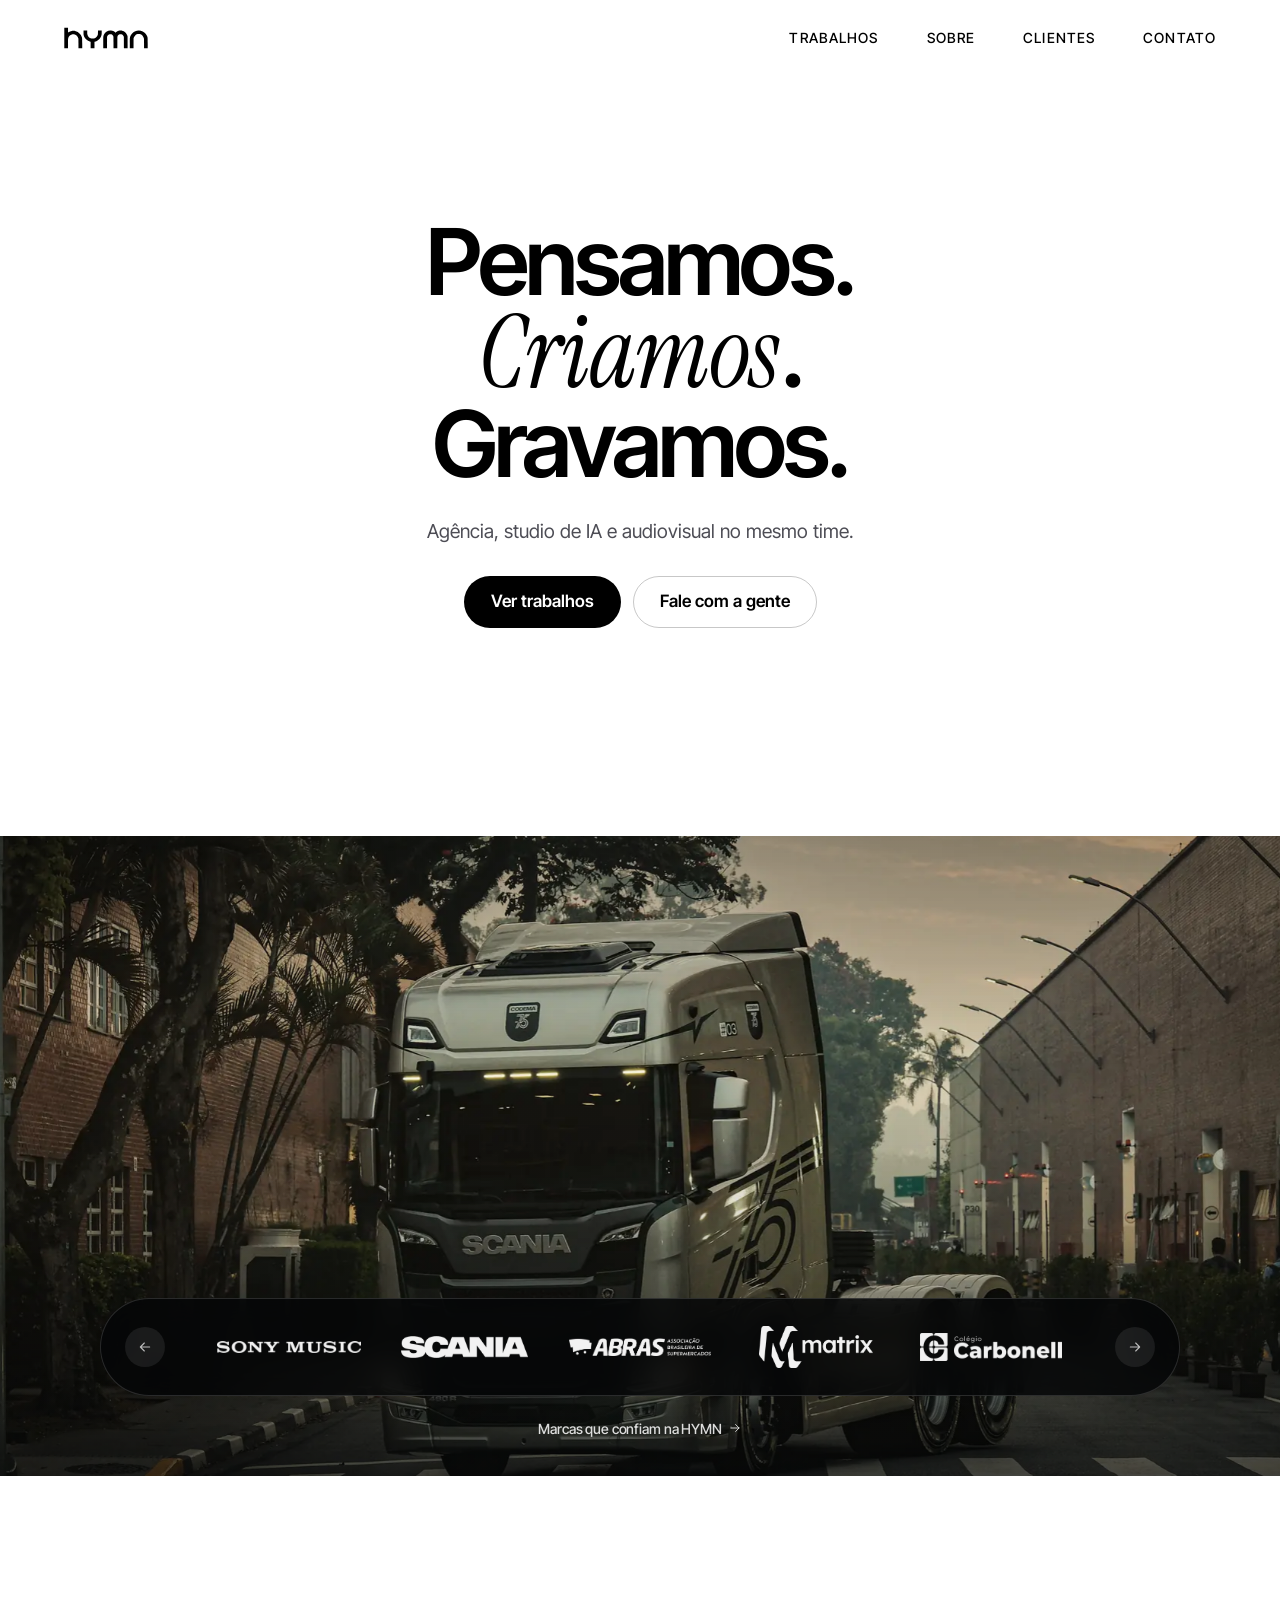
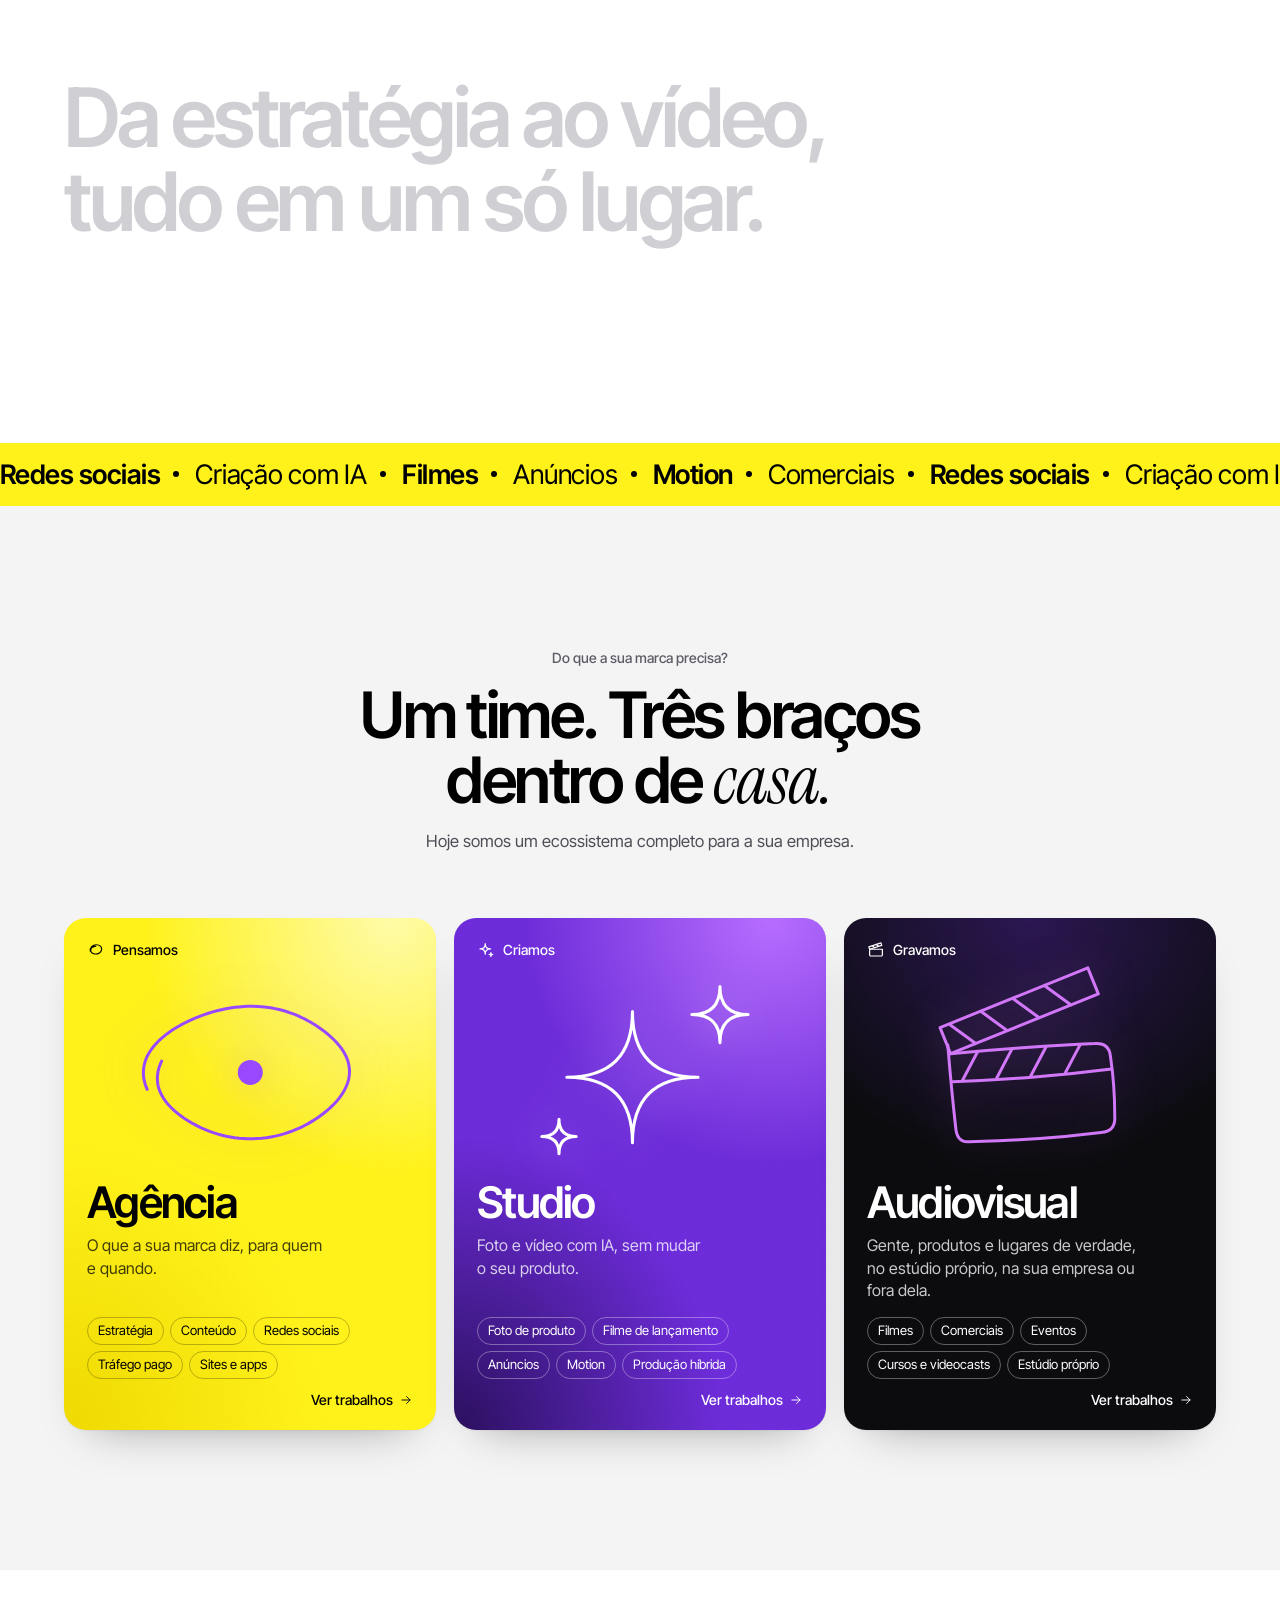
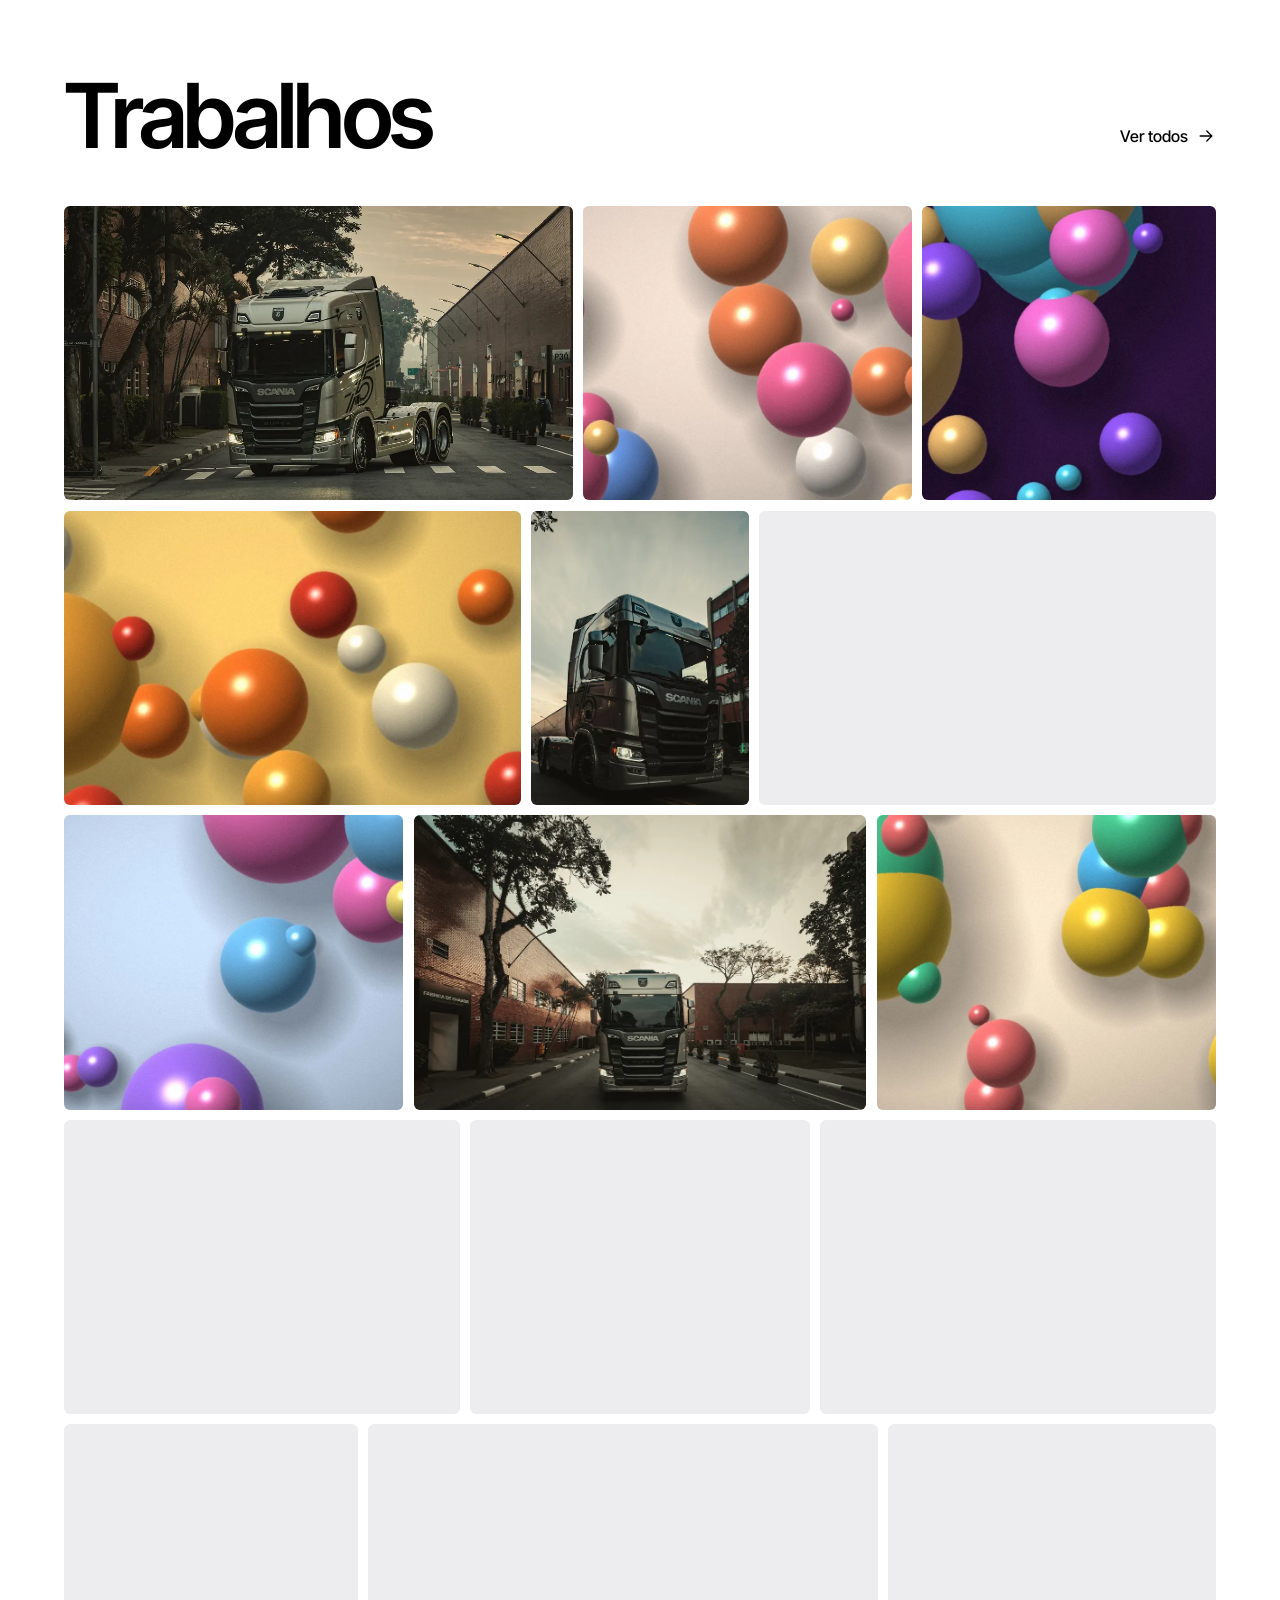
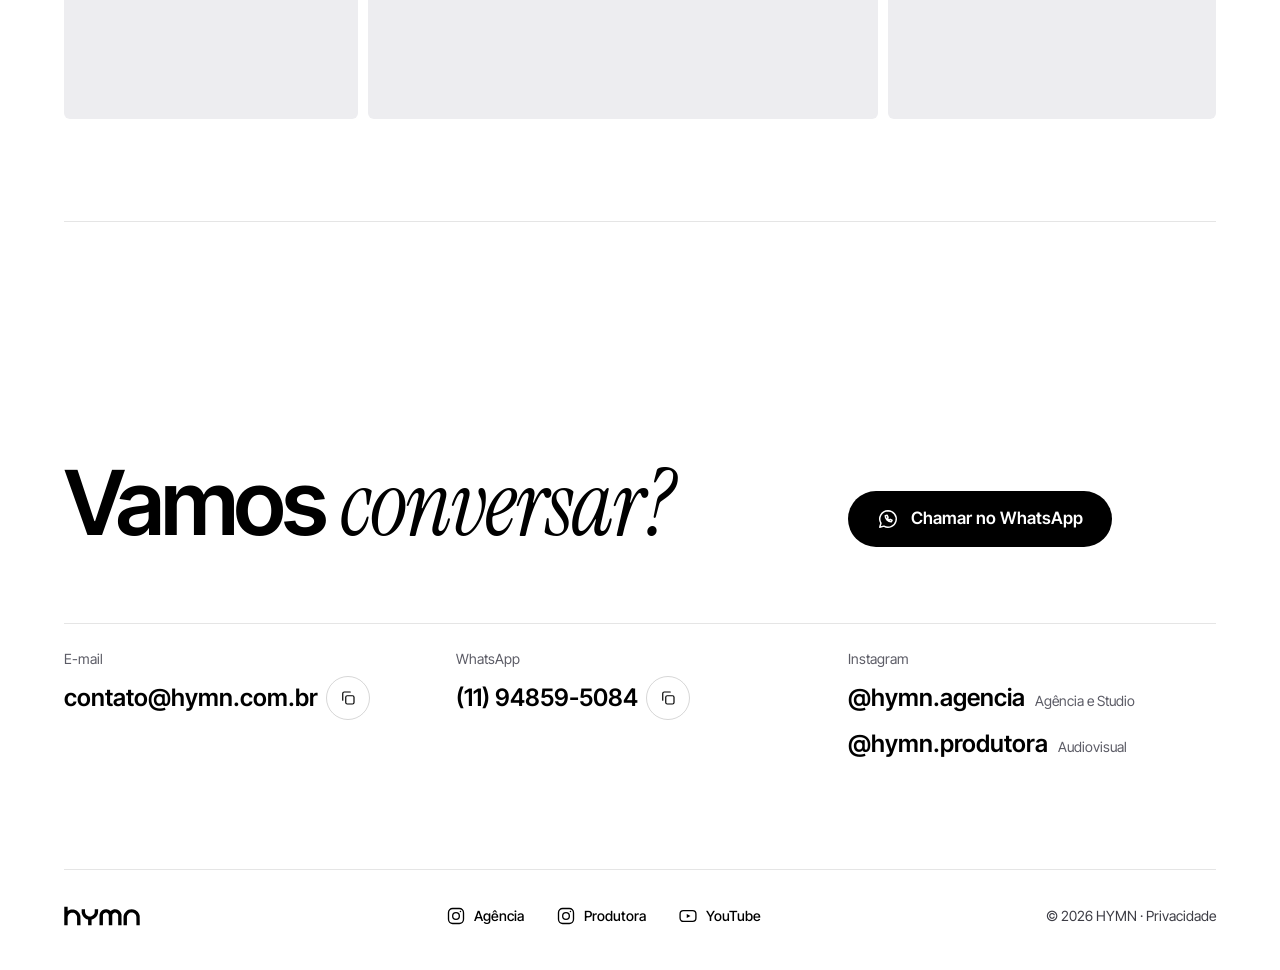
<file: v10/index.html>
<!doctype html>
<html lang="pt-BR">
<head>
<meta charset="utf-8">
<meta name="viewport" content="width=device-width, initial-scale=1, viewport-fit=cover">
<meta name="theme-color" content="#000000">
<meta name="color-scheme" content="only dark">
<title>HYMN | Agência, Studio e Audiovisual</title>
<meta name="description" content="Agência criativa com estúdio e produtora dentro de casa.">
<meta name="robots" content="noindex, nofollow">
<link rel="preconnect" href="https://fonts.googleapis.com">
<link rel="preconnect" href="https://fonts.gstatic.com" crossorigin>
<link rel="stylesheet" href="https://fonts.googleapis.com/css2?family=Inter+Tight:wght@400;500;600&family=Instrument+Serif:ital@1&display=swap">
<link rel="stylesheet" href="tokens.css">
<link rel="stylesheet" href="componentes.css">
<link rel="stylesheet" href="site.css">
<style>
.abertura3 { --foco: var(--cor-preto); position: relative; display: grid; place-items: center; min-height: calc(100svh - 64px); padding: calc(env(safe-area-inset-top, 0px) + 112px) var(--lateral-d) clamp(64px, 8vw, 112px) var(--lateral); background: #FFFFFF; color: var(--cor-preto); text-align: center; color-scheme: only light; }
.abertura3 .conteudo { display: grid; justify-items: center; gap: clamp(20px, 2.4vw, 32px); will-change: transform, opacity; }
.titulo3 { font: var(--peso-titulo) clamp(3rem, 7.2vw, 6rem)/0.95 var(--fonte-texto); letter-spacing: -0.04em; }
.titulo3 .linha { display: block; overflow: hidden; padding: 0 0.08em 0.1em; margin-bottom: -0.1em; }
.titulo3 .linha > span { display: inline-block; }
.titulo3 em { font-size: 1.08em; letter-spacing: -0.01em; padding-right: 0.02em; }
.apoio3 { font-size: clamp(1.06rem, 1.5vw, 1.375rem); line-height: 1.4; color: #4D4D55; max-width: 44ch; text-wrap: balance; }
.acoes3 { display: flex; flex-wrap: wrap; justify-content: center; gap: var(--esp-3); }
.abertura3 .btn--primario { background: var(--cor-preto); color: var(--cor-branco); }
.abertura3 .btn--primario:hover { background: #26262B; }
.abertura3 .btn--linha { background: transparent; color: var(--cor-preto); border-color: rgb(0 0 0 / 22%); }
.abertura3 .btn--linha:hover { background: rgb(0 0 0 / 5%); }
.anima .titulo3 .linha > span { transform: translateY(108%); }
.anima.carregou .titulo3 .linha > span { transform: none; transition: transform 1100ms var(--pg-entrada); transition-delay: calc(150ms + var(--n) * 110ms); }
.anima .apoio3, .anima .acoes3 { opacity: 0; }   
.anima .apoio3, .anima .acoes3 { transform: translateY(14px); }
.anima.carregou .apoio3 { opacity: 1; transform: none; transition: opacity 700ms ease 650ms, transform 900ms var(--pg-entrada) 650ms; }
.anima.carregou .acoes3 { opacity: 1; transform: none; transition: opacity 700ms ease 800ms, transform 900ms var(--pg-entrada) 800ms; }
.titulo3 .verbo { position: relative; display: inline-block; }
.titulo3.is-pronto .linha { overflow: visible; }
.risco3 { position: absolute; left: 0; top: 0; overflow: visible; pointer-events: none; fill: none; stroke: var(--pg-roxo-claro); stroke-linecap: round; stroke-linejoin: round; opacity: 0; transition: opacity 160ms ease 320ms; }
.risco3 path { stroke-dasharray: 1 1; stroke-dashoffset: 1; transition: stroke-dashoffset 320ms cubic-bezier(0.4, 0, 1, 1); }
.verbo.is-desenhado .risco3 { opacity: 1; transition-delay: 0ms; }
.verbo[data-verbo="visor"] .risco3 { opacity: 1; transition: none; stroke-linecap: square; stroke-linejoin: miter; }
.verbo[data-verbo="visor"] .risco3 path { stroke-dasharray: none; stroke-dashoffset: 0; opacity: 0; transform: translate(calc(var(--dx, 0) * var(--fora, 12px)), calc(var(--dy, 0) * var(--fora, 12px))); transition: opacity 120ms ease-out, transform 160ms var(--pg-entrada); }
.verbo[data-verbo="visor"].is-desenhado .risco3 path { opacity: 1; transform: none; transition: opacity 180ms ease-out, transform 280ms var(--pg-entrada); }
.verbo[data-verbo="visor"] .risco3 path:nth-child(1) { --dx: -1; --dy: -1; }   
.verbo[data-verbo="visor"] .risco3 path:nth-child(2) { --dx: 1; --dy: 1; }     
@media (prefers-reduced-motion: reduce) {
  .verbo[data-verbo="visor"] .risco3 path { transform: none; }   
}
.verbo.is-desenhado .risco3 path { stroke-dashoffset: 0; transition: stroke-dashoffset 760ms var(--pg-entrada) calc(var(--i, 0) * var(--passo, 110ms)); }
.verbo[data-verbo="grava"] { --passo: 90ms; --abre: -20deg; --abre-loop: -8deg; }
.verbo[data-verbo="grava"] .risco3 path:last-child { transform-box: fill-box; transform-origin: 2.57% 100%; transform: rotate(var(--abre)); transition: stroke-dashoffset 320ms cubic-bezier(0.4, 0, 1, 1), transform 0s linear 480ms; }
.anima .verbo[data-verbo="grava"].is-desenhado .risco3 path:last-child { transform: rotate(0deg); transition: stroke-dashoffset 760ms var(--pg-entrada) calc(var(--i) * var(--passo)), transform 136ms cubic-bezier(0.5, 0, 0.75, 0) 600ms; animation: repica3 260ms linear 736ms, claque3 3000ms linear 996ms infinite; }
@keyframes repica3 {
  0% { rotate: 0deg; animation-timing-function: cubic-bezier(0.23, 1, 0.32, 1); }
  40% { rotate: -2.5deg; animation-timing-function: cubic-bezier(0.45, 0, 0.55, 1); }
  100% { rotate: 0deg; }
}
@keyframes claque3 {
  0%, 52% { rotate: 0deg; animation-timing-function: cubic-bezier(0.77, 0, 0.175, 1); }
  66% { rotate: var(--abre-loop); }
  80% { rotate: var(--abre-loop); animation-timing-function: cubic-bezier(0.5, 0, 0.75, 0); }
  84.5% { rotate: 0deg; animation-timing-function: cubic-bezier(0.23, 1, 0.32, 1); }
  88% { rotate: -1.5deg; animation-timing-function: cubic-bezier(0.45, 0, 0.55, 1); }
  92%, 100% { rotate: 0deg; }
}
html:not(.anima) .risco3, html:not(.anima) .risco3 path { transition: none !important; }
html:not(.anima) .verbo[data-verbo="visor"] .risco3 path { transition: opacity 160ms ease !important; }   
.marcas3 h2 a { display: inline-flex; align-items: center; gap: 6px; min-height: 32px; }
.marcas3 h2 a .ic { width: 14px; height: 14px; transition: transform var(--dur-media) var(--pg-entrada); }
.marcas3 h2 a:hover .ic { transform: translateX(3px); }
.filme3 { position: relative; overflow: hidden; isolation: isolate; width: 100%; aspect-ratio: 2 / 1; background: var(--cor-preto); color: var(--cor-branco); scroll-margin-top: 0; }
.filme3 .quadro3 { position: absolute; inset: 0; transform-origin: 50% 60%; will-change: transform; }
.filme3 .quadro3 img, .filme3 video { position: absolute; inset: 0; width: 100%; height: 100%; object-fit: cover; object-position: var(--fx, 50%) var(--fy, 58%); }
.filme3 .corte { opacity: 0; transform-origin: var(--fx, 50%) var(--fy, 58%); }
.filme3 .corte.is-ativo { opacity: 1; }
.anima .filme3 .corte.is-ativo { animation: aproxima var(--dur-corte, 1500ms) linear both; }
.filme3.is-parado .corte { animation-play-state: paused; }
@keyframes aproxima { from { transform: scale(1); } to { transform: scale(1.06); } }
.filme3 video { opacity: 0; transition: opacity 600ms ease; }
.filme3 video.is-tocando { opacity: 1; }
.filme3 .veu3 { position: absolute; inset: 0; z-index: 0; pointer-events: none; background: linear-gradient(to bottom, rgb(3 5 7 / 28%) 0%, rgb(3 5 7 / 0%) 35%, rgb(3 5 7 / 12%) 60%, rgb(3 5 7 / 65%) 100%); }   
.marcas3 { position: absolute; z-index: 2; left: 40px; right: 40px; bottom: 32px; display: flex; flex-direction: column; align-items: center; gap: 16px; }
.marcas3 h2 { order: 2; font: 500 14px/1.5 var(--fonte-texto); letter-spacing: -0.01em; color: rgb(255 255 255 / 85%); }
.pilula3 { --por-vez: 5; width: min(100%, 1080px); display: flex; align-items: center; gap: 20px; padding: 20px 24px; border-radius: var(--raio-pilula); border: var(--borda) solid rgb(255 255 255 / 14%); background: rgb(5 6 8 / 85%); -webkit-backdrop-filter: blur(14px); backdrop-filter: blur(14px); overflow: hidden; touch-action: pan-y; }
.seta3 { display: grid; place-items: center; flex: none; width: 40px; height: 40px; border-radius: 50%; border: 0; background: rgb(255 255 255 / 8%); color: rgb(255 255 255 / 70%); cursor: pointer; transition: background-color 150ms ease, color 150ms ease, transform 160ms var(--pg-entrada); }
.seta3:hover { background: rgb(255 255 255 / 16%); color: var(--cor-branco); }
.seta3:active { transform: scale(0.94); }
.seta3 .ic { width: 16px; height: 16px; }
.vitrine3 { flex: 1; min-width: 0; display: flex; align-items: center; justify-content: space-between; gap: 32px; margin: 0; padding: 0 32px; list-style: none; will-change: transform, opacity, filter; }
.vitrine3 li { flex: 1 1 0; min-width: 0; height: 56px; display: flex; align-items: center; justify-content: center; color: var(--cor-branco); white-space: nowrap; opacity: 0.95; }
.vitrine3 li.is-fora { display: none; }
.vitrine3 img { display: block; width: calc(var(--w) * 0.62px); max-width: 100%; max-height: 52px; height: auto; object-fit: contain; }
.vitrine3 .nome--duas { font-size: 0.92rem; line-height: 1.1; white-space: normal; text-align: center; }
.vitrine3 .nome { font: 600 1.2rem/1 var(--fonte-texto); letter-spacing: -0.02em; }
.vitrine3 .nome--caixa { font-size: 0.95rem; font-weight: 600; letter-spacing: 0.16em; text-transform: uppercase; }
.vitrine3 .nome--fino { font-weight: 400; font-size: 1.3rem; letter-spacing: -0.03em; }
.vitrine3 .nome--serifa { font: italic 400 1.5rem/1 var(--fonte-destaque, "Instrument Serif", serif); letter-spacing: 0; }
.vitrine3 .nome--forte { font-weight: 600; letter-spacing: -0.05em; text-transform: lowercase; font-size: 1.4rem; }
@media (min-width: 1024px) { .marcas3 { left: 0; right: 0; margin-inline: auto; width: min(1080px, 100% - 2 * var(--margem)); } }
.bracos3 { --foco: var(--cor-preto); padding-block: clamp(88px, 11vw, 168px); background: #F4F4F5; color: var(--cor-preto); color-scheme: only light; }
.cabeca-br { display: grid; justify-items: center; text-align: center; gap: var(--esp-4); margin-bottom: clamp(40px, 5vw, 72px); }
.pergunta3 { font-size: var(--tam-legenda); font-weight: 500; color: #5C5C66; }
.cabeca-br h2 { font: var(--peso-titulo) clamp(2.3rem, 5vw, 4.5rem)/0.98 var(--fonte-texto); letter-spacing: -0.04em; text-wrap: balance; }
.cabeca-br h2 em { font-size: 1.06em; letter-spacing: -0.01em; }
.apoio-br { max-width: 46ch; font-size: clamp(1.02rem, 1.3vw, 1.2rem); line-height: 1.45; color: #4D4D55; text-wrap: balance; }
.cartoes3 { list-style: none; margin: 0 auto; padding: 0; width: min(100%, 1180px); display: grid; grid-template-columns: repeat(3, minmax(0, 1fr)); gap: clamp(12px, 1.4vw, 20px); }
.cartao3 { --tinta: var(--cor-branco); --tinta-2: rgb(255 255 255 / 78%); --borda-tag: rgb(255 255 255 / 34%); --risco: #D075F8; position: relative; isolation: isolate; display: flex; flex-direction: column; justify-content: space-between; min-height: clamp(460px, 40vw, 560px); padding: clamp(18px, 1.8vw, 24px); border-radius: 22px; overflow: hidden; color: var(--tinta); box-shadow: 0 1px 2px rgb(0 0 0 / 6%), 0 22px 44px -28px rgb(0 0 0 / 40%); transition: transform 500ms var(--pg-entrada), box-shadow 500ms var(--pg-entrada); -webkit-tap-highlight-color: transparent; }
.cartao3::after { content: ""; position: absolute; inset: 0; z-index: -1; pointer-events: none; opacity: 0.08; mix-blend-mode: overlay; background: url("data:image/svg+xml,%3Csvg xmlns='http://www.w3.org/2000/svg' width='220' height='220'%3E%3Cfilter id='n'%3E%3CfeTurbulence type='fractalNoise' baseFrequency='.85' numOctaves='2' stitchTiles='stitch'/%3E%3C/filter%3E%3Crect width='100%25' height='100%25' filter='url(%23n)'/%3E%3C/svg%3E"); }
.cartao3--agencia { --tinta: var(--cor-preto); --tinta-2: rgb(0 0 0 / 74%); --borda-tag: rgb(0 0 0 / 26%); --risco: #9747FF; background: radial-gradient(120% 90% at 88% 0%, #FFFBA6 0%, rgb(255 251 166 / 0%) 55%), radial-gradient(100% 80% at 0% 100%, #EFD900 0%, rgb(239 217 0 / 0%) 70%), #FFF21A; }
.cartao3--studio { --risco: #FFFFFF; background: radial-gradient(110% 80% at 85% 0%, #B56BFF 0%, rgb(181 107 255 / 0%) 60%), radial-gradient(100% 80% at 0% 100%, #2A0F5C 0%, rgb(42 15 92 / 0%) 72%), #6B2BD9; }
.cartao3--audiovisual { --risco: #D075F8; --passo: 150ms; --abre: -18deg; background: radial-gradient(110% 70% at 50% 0%, #2A1650 0%, rgb(42 22 80 / 0%) 68%), #0B0B0E; }
.cartao3:has(a:focus-visible) { outline: 2px solid var(--cor-preto); outline-offset: 4px; }
.cartao3 a:focus-visible { outline: none; }
.cartao3:active { transform: scale(0.985); transition-duration: 160ms; }
.rot-br { display: inline-flex; align-items: center; gap: 8px; font: 500 14px/1 var(--fonte-texto); color: var(--tinta); }
.rot-br svg { width: 18px; height: 18px; fill: none; stroke: currentColor; stroke-width: 1.6; stroke-linecap: round; stroke-linejoin: round; }
.arte3 { position: absolute; left: 0; right: 0; top: 0; height: 60%; display: grid; place-items: center; z-index: -1; pointer-events: none; transition: transform 700ms var(--pg-entrada); }
.arte3 svg { width: 84%; height: 80%; overflow: visible; fill: none; stroke: var(--risco); stroke-linecap: round; stroke-linejoin: round; filter: drop-shadow(0 0 22px color-mix(in srgb, var(--risco) 38%, transparent)); }
.arte3 path { stroke-width: 3px; vector-effect: non-scaling-stroke; stroke-dasharray: 1 1; stroke-dashoffset: 0; transform-box: fill-box; transform-origin: 50% 50%; }
.arte3 .ponto3 { fill: var(--risco); stroke: none; transform-box: fill-box; transform-origin: 50% 50%; }
.anima .arte3 path { stroke-dashoffset: 1; }
.anima .arte3 .ponto3 { opacity: 0; transform: scale(0.4); }
.anima .cartao3.is-desenhado .arte3 path { stroke-dashoffset: 0; transition: stroke-dashoffset 1100ms var(--pg-entrada) calc(150ms + var(--i, 0) * var(--passo, 160ms)); }
.anima .cartao3.is-desenhado .arte3 .ponto3 { opacity: 1; transform: none; transition: opacity 300ms ease 900ms, transform 800ms var(--pg-entrada) 900ms; }
.cartao3--audiovisual .arte3 path:last-child { transform-origin: 1.22% 100%; rotate: var(--abre); }
.anima .cartao3--audiovisual.is-desenhado .arte3 path:last-child { animation: bate3 3400ms linear 1300ms infinite; }
@keyframes bate3 {
  0% { rotate: var(--abre); animation-timing-function: cubic-bezier(0.5, 0, 0.75, 0); }
  4.5% { rotate: 0deg; animation-timing-function: cubic-bezier(0.23, 1, 0.32, 1); }
  8.5% { rotate: -2.5deg; animation-timing-function: cubic-bezier(0.45, 0, 0.55, 1); }
  12.5%, 18% { rotate: 0deg; animation-timing-function: cubic-bezier(0.65, 0, 0.35, 1); }
  33%, 100% { rotate: var(--abre); }
}
.anima .cartao3--agencia.is-desenhado .arte3 path { animation: circula3 3400ms linear 1300ms infinite; }
.anima .cartao3--agencia.is-desenhado .arte3 .ponto3 { animation: acusa3 3400ms linear 1300ms infinite; }
@keyframes circula3 {
  0%, 24% { stroke-dashoffset: 0; animation-timing-function: cubic-bezier(0.4, 0, 0.5, 0); }   
  40% { stroke-dashoffset: -1; animation-timing-function: cubic-bezier(0.23, 1, 0.32, 1); }
  72%, 100% { stroke-dashoffset: -2; }
}
@keyframes acusa3 {
  0%, 50% { scale: 1; animation-timing-function: cubic-bezier(0.23, 1, 0.32, 1); }   
  54% { scale: 1.18; animation-timing-function: cubic-bezier(0.45, 0, 0.55, 1); }
  64%, 100% { scale: 1; }
}
@media (prefers-reduced-motion: reduce) {
  .verbo[data-verbo="grava"] .risco3 path, .cartao3--audiovisual .arte3 path, .cartao3--agencia .arte3 path, .cartao3--agencia .arte3 .ponto3 { animation: none !important; }
}
.anima .cartao3--studio.is-desenhado .arte3 path { animation: brilha3 2600ms ease-in-out calc(1500ms + var(--i) * 700ms) infinite; }
@keyframes brilha3 { 50% { transform: scale(0.84) rotate(8deg); } }
.cartao3:not(.is-visivel) .arte3 path, .cartao3:not(.is-visivel) .arte3 .ponto3 { animation-play-state: paused !important; }
.corpo-br h3 { font: var(--peso-titulo) clamp(2.2rem, 3.4vw, 3.1rem)/1 var(--fonte-texto); letter-spacing: -0.04em; }
.corpo-br h3 a::after { content: ""; position: absolute; inset: 0; border-radius: inherit; }
.corpo-br p { margin-top: 10px; font-size: 16px; line-height: 1.4; color: var(--tinta-2); max-width: 32ch; text-wrap: pretty; }
.tags3 { display: flex; flex-wrap: wrap; gap: 6px; margin: 16px 0 0; padding: 0; list-style: none; }
.tags3 li { padding: 5px 10px; border-radius: var(--raio-pilula); border: var(--borda) solid var(--borda-tag); font-size: 13px; line-height: 1.2; white-space: nowrap; }
.ver3 { display: flex; justify-content: flex-end; align-items: center; gap: 6px; margin-top: 14px; font: 500 14px/1 var(--fonte-texto); }
.ver3 .ic { width: 14px; height: 14px; transition: transform 300ms var(--pg-entrada); }
@media (hover: hover) and (pointer: fine) {
  .cartao3:hover { transform: translateY(-4px); box-shadow: 0 1px 2px rgb(0 0 0 / 6%), 0 34px 60px -30px rgb(0 0 0 / 50%); }
  .cartao3:hover .arte3 { transform: scale(1.04); }
  .cartao3:hover .ver3 .ic { transform: translateX(4px); }
}
@media (min-width: 861px) { .corpo-br p { min-height: calc(1.4em * 3); } }
@media (min-width: 861px) and (max-width: 1100px) {
  .cartao3 { min-height: 560px; }
  .arte3 { height: 44%; }
  .arte3 svg { width: 88%; }
}
.faixa3 { overflow: hidden; padding-block: clamp(12px, 1.4vw, 18px); background: var(--cor-amarelo); color: var(--cor-preto); color-scheme: only light; }
.trilho { display: flex; width: max-content; gap: 0; will-change: transform; }
.anima .trilho { animation: corre-faixa var(--dur-faixa, 60s) linear infinite; }
.faixa3:not(.is-visivel) .trilho { animation-play-state: paused; }
@keyframes corre-faixa { to { transform: translate3d(-50%, 0, 0); } }
.trilho span { display: flex; align-items: center; white-space: nowrap; font: var(--peso-titulo) clamp(1.15rem, 2.1vw, 1.75rem)/1 var(--fonte-texto); letter-spacing: -0.02em; padding-right: 0.6em; }
.trilho span::after { content: ""; width: 0.22em; height: 0.22em; border-radius: 50%; background: var(--cor-preto); margin-left: 0.5em; }
.trilho span:nth-child(even) { font-weight: var(--peso-texto); letter-spacing: -0.01em; }
.frase3 { padding-block: clamp(96px, 16vw, 200px); background: #FFFFFF; color: var(--cor-preto); color-scheme: only light; }   
.frase3 p { font: var(--peso-titulo) clamp(2.2rem, 6.4vw, 5.8rem)/1.02 var(--fonte-texto); letter-spacing: -0.04em; max-width: 17ch; text-wrap: balance; }   
.frase3 .p { transition: color 200ms linear; }
.anima .frase3 .p { color: #CFCFD4; }
.anima .frase3 .p.is-lida { color: var(--cor-preto); }
.ultima { white-space: nowrap; }
.frase3 .apoio { margin-top: var(--esp-6); color: var(--pg-apoio); font-size: var(--tam-grande); max-width: 46ch; }
.cabeca3 { display: flex; align-items: end; justify-content: space-between; gap: var(--esp-5); margin-bottom: var(--esp-7); }
.cabeca3 h2 { font-size: clamp(2.6rem, 7vw, 6rem); letter-spacing: -0.04em; line-height: 0.95; }
.trabalhos3 { --foco: var(--cor-preto); padding-block: var(--secao); background: #FFFFFF; color: var(--cor-preto); color-scheme: only light; }
.mosaico3 { display: grid; gap: clamp(8px, 0.8vw, 12px); }
.linha3 { display: flex; gap: clamp(8px, 0.8vw, 12px); height: clamp(220px, 23vw, 420px); }
.tela3 { position: relative; flex: var(--l, 1) 1 0; min-width: 0; border-radius: 6px; overflow: hidden; background: #EDEDF0; transition: transform 160ms var(--pg-entrada); -webkit-tap-highlight-color: transparent; }
.tela3 img { width: 100%; height: 100%; object-fit: cover; object-position: var(--fx, 50%) var(--fy, 50%); transform: scale(var(--z, 1)); transition: transform 700ms var(--pg-entrada); }
.tela3.is-pb img { filter: grayscale(1) contrast(1.12); }
.tela3 .info3 { position: absolute; left: 0; right: 0; bottom: 0; display: flex; justify-content: space-between; gap: var(--esp-3); padding: 56px 16px 14px; background: linear-gradient(to top, var(--cor-veu), rgb(0 0 0 / 0%)); font-size: var(--tam-legenda); color: var(--cor-branco); opacity: 0; transform: translateY(6px); transition: opacity 250ms ease, transform 300ms var(--pg-entrada); }
.tela3 .info3 b { font-weight: var(--peso-titulo); }
.tela3 .info3 span { color: var(--pg-apoio-foto); }
.tela3:focus-visible .info3 { opacity: 1; transform: none; }
.tela3:focus-visible { outline: 2px solid var(--cor-preto); outline-offset: 3px; }
.tela3:active { transform: scale(0.985); }
@media (hover: hover) and (pointer: fine) {
  .tela3:hover img { transform: scale(calc(var(--z, 1) * 1.05)); }
  .tela3:hover .info3 { opacity: 1; transform: none; }
}
@media (hover: none) { .tela3 .info3 { opacity: 1; transform: none; padding-top: 40px; } }
.video3 { width: min(960px, calc(100vw - 32px)); padding: 0; border: 0; border-radius: var(--raio-lg); background: var(--cor-superficie-3); color: var(--pg-texto); box-shadow: var(--sombra-2); overflow: hidden; }
.video3::backdrop { background: var(--cor-fundo-modal); }
.video3[open] { animation: abre-video 320ms var(--pg-entrada); }
@keyframes abre-video { from { opacity: 0; transform: scale(0.96); } }
.video3 .tela { position: relative; aspect-ratio: 16 / 9; background: var(--cor-preto); }
.video3 .tela img { width: 100%; height: 100%; object-fit: cover; opacity: 0.55; }
.video3 .tela p { position: absolute; inset: 0; display: grid; place-items: center; text-align: center; padding: var(--esp-5); font-size: var(--tam-ui); color: var(--pg-texto); }
.video3 .barra-video { display: flex; justify-content: space-between; align-items: center; gap: var(--esp-4); padding: var(--esp-4) var(--esp-5); font-size: var(--tam-legenda); color: var(--pg-apoio); }
@media (max-width: 860px) {
  .abertura3 { min-height: min(72svh, 640px); padding-top: calc(env(safe-area-inset-top, 0px) + 128px); padding-bottom: var(--esp-8); }
  .abertura3 .conteudo { gap: var(--esp-5); }
  .cartoes3 { grid-template-columns: minmax(0, 1fr); width: min(100%, 560px); }
  .cartao3 { min-height: clamp(400px, 112vw, 500px); border-radius: 18px; }
  .arte3 { height: 56%; }
  .mosaico3 { grid-template-columns: repeat(2, minmax(0, 1fr)); gap: 8px; }
  .linha3 { display: contents; }
  .tela3 { aspect-ratio: 1 / 1; }
  .tela3:nth-child(3n+1) { grid-column: 1 / -1; aspect-ratio: 16 / 10; }
  .tela3:not(:nth-child(3n+1)) .info3 { display: none; }   
  .filme3 .pausa3 { top: calc(env(safe-area-inset-top, 0px) + 84px); }
}
@media (max-width: 860px) {
  .pilula3 { --por-vez: 3; }
}
@media (max-width: 760px) {
  .vitrine3 { padding: 0 12px; gap: 16px; }
  .vitrine3 .nome { font-size: 1.05rem; }
  .vitrine3 .nome--forte { font-size: 1.2rem; }
  .vitrine3 .nome--fino { font-size: 1.1rem; }
  .vitrine3 .nome--caixa { font-size: 0.8rem; letter-spacing: 0.12em; }
  .vitrine3 .nome--serifa { font-size: 1.3rem; }
}
@media (max-width: 600px) {
  .filme3 { aspect-ratio: 4 / 5; min-height: 0; }
  .filme3 .quadro3 img, .filme3 video { object-position: var(--fxc, var(--fx, 50%)) var(--fy, 58%); }
  .filme3 .corte { transform-origin: var(--fxc, var(--fx, 50%)) var(--fy, 58%); }
  .marcas3 { left: 20px; right: 20px; bottom: 20px; gap: 14px; }
  .marcas3 h2 { font-size: 13.5px; }
  .pilula3 { --por-vez: 3; gap: 12px; padding: 16px; -webkit-backdrop-filter: none; backdrop-filter: none; }
  .seta3 { display: none; }
  .vitrine3 { gap: 16px; padding: 0 12px; }
  .vitrine3 li { height: 48px; }
  .vitrine3 img { width: calc(var(--w) * 0.45px); max-height: 40px; }
  .vitrine3 .nome--duas { font-size: 0.78rem; }
  .vitrine3 .nome { font-size: 0.95rem; }
  .vitrine3 .nome--forte { font-size: 1.08rem; }
  .vitrine3 .nome--fino { font-size: 1rem; }
  .vitrine3 .nome--caixa { font-size: 0.7rem; letter-spacing: 0.1em; }
  .vitrine3 .nome--serifa { font-size: 1.15rem; }
  .abertura3 { min-height: calc(100svh - 96px); padding-top: calc(env(safe-area-inset-top, 0px) + 96px); }
  .acoes3 .btn { flex: 1 1 100%; }
  .acoes3 { width: min(100%, 320px); }
}
@media (max-width: 600px) and (prefers-reduced-motion: reduce) {
  .seta3 { display: grid; width: var(--toque-min); height: var(--toque-min); }
  .pilula3 { padding: 10px; gap: 4px; }
  .vitrine3 { padding: 0 2px; gap: 8px; }
}
</style>
</head>
<body>
<svg xmlns="http://www.w3.org/2000/svg" style="position:absolute;width:0;height:0" aria-hidden="true">
<defs>
<symbol id="i-seta" viewBox="0 0 24 24"><path d="M5 12h14M13 6l6 6-6 6"/></symbol>
<symbol id="i-seta-esq" viewBox="0 0 24 24"><path d="M19 12H5M11 6l-6 6 6 6"/></symbol>
<symbol id="i-sobe" viewBox="0 0 24 24"><path d="M4 16l8-8 8 8"/></symbol>
<symbol id="i-fechar" viewBox="0 0 24 24"><path d="M6 6l12 12M18 6L6 18"/></symbol>
<symbol id="i-play" viewBox="0 0 24 24"><path d="M8 5.5v13l11-6.5z" fill="currentColor" stroke="none"/></symbol>
<symbol id="i-pausa" viewBox="0 0 24 24"><path d="M8.5 5v14M15.5 5v14"/></symbol>
<symbol id="i-som" viewBox="0 0 24 24"><path d="M4 9.5v5h4l5 4v-13l-5 4z"/><path d="M16.5 9a4 4 0 0 1 0 6M19 6.5a7.5 7.5 0 0 1 0 11"/></symbol>
<symbol id="i-copiar" viewBox="0 0 24 24"><rect x="9" y="9" width="11" height="11" rx="2"/><path d="M5 15V6a2 2 0 0 1 2-2h8"/></symbol>
<symbol id="i-check" viewBox="0 0 24 24"><path d="M5 12.5l4.5 4.5L19 7"/></symbol>
<symbol id="i-camera" viewBox="0 0 24 24"><rect x="3" y="6.5" width="12" height="11" rx="2"/><path d="M15 10.5l6-3.5v10l-6-3.5"/></symbol>
<symbol id="i-ia" viewBox="0 0 24 24"><path d="M11 3.5l1.9 5.1L18 10.5l-5.1 1.9L11 17.5l-1.9-5.1L4 10.5l5.1-1.9z"/><path d="M18.5 15.5l.7 1.8 1.8.7-1.8.7-.7 1.8-.7-1.8-1.8-.7 1.8-.7z"/></symbol>
<symbol id="i-alvo" viewBox="0 0 24 24"><circle cx="12" cy="12" r="9"/><circle cx="12" cy="12" r="5"/><circle cx="12" cy="12" r="1.2" fill="currentColor" stroke="none"/></symbol>
<symbol id="i-instagram" viewBox="0 0 24 24"><rect x="3" y="3" width="18" height="18" rx="5"/><circle cx="12" cy="12" r="4"/><circle cx="17.3" cy="6.7" r=".9" fill="currentColor" stroke="none"/></symbol>
<symbol id="i-youtube" viewBox="0 0 24 24"><rect x="2.5" y="5.5" width="19" height="13" rx="4"/><path d="M10.5 9.5v5l4.5-2.5z" fill="currentColor" stroke="none"/></symbol>
<symbol id="i-linkedin" viewBox="0 0 24 24"><rect x="3" y="3" width="18" height="18" rx="3"/><path d="M8 10.5V16M8 7.8v.1M11.5 16v-5.5M11.5 13c0-1.6 1-2.6 2.4-2.6s2.1 1 2.1 2.6V16"/></symbol>
<symbol id="i-whatsapp" viewBox="0 0 24 24"><path d="M12 3a9 9 0 0 0-7.7 13.6L3 21l4.5-1.2A9 9 0 1 0 12 3z"/><path d="M9 8.5c0 3.6 2.9 6.5 6.5 6.5l1-1.6-2.1-1-1 .8a4.6 4.6 0 0 1-2.1-2.1l.8-1-1-2.1z"/></symbol>
</defs>
</svg>
<a class="pular" href="#inicio">Pular para o conteúdo</a>
<header class="topo3 is-claro" data-topo>
  <a class="marca" href="#inicio" aria-label="HYMN, início"><img class="logo-branco" src="assets/logo-branco.svg" alt="HYMN"><img class="logo-preto" src="assets/logo-preto.svg" alt=""></a>
  <nav aria-label="Menu principal">
    <a href="trabalhos.html">Trabalhos</a>
    <a href="sobre.html">Sobre</a>
    <a href="clientes.html">Clientes</a>
    <a href="#contato">Contato</a>
  </nav>
  <button class="btn-menu3" type="button" aria-expanded="false" aria-controls="menu-cel" data-abre-menu>Menu</button>
</header>
<div class="menu-cel" id="menu-cel" hidden>
  <div class="cabeca"><img src="assets/logo-branco.svg" alt="HYMN"><button class="btn-menu3" type="button" style="display:inline-flex" data-fecha-menu>Fechar</button></div>
  <ul>
    <li style="--n:0"><a href="trabalhos.html" data-fecha-menu>Trabalhos</a></li>
    <li style="--n:1"><a href="sobre.html" data-fecha-menu>Sobre</a></li>
    <li style="--n:2"><a href="clientes.html" data-fecha-menu>Clientes</a></li>
    <li style="--n:3"><a href="#contato" data-fecha-menu>Contato</a></li>
  </ul>
  <div class="rodape-menu"><span>contato@hymn.com.br</span><span>(11) 94859-5084</span></div>
</div>
<main id="inicio" tabindex="-1">
    <section class="abertura3" aria-label="Abertura" data-abertura data-tom="claro">
    <div class="conteudo" data-conteudo>
      <h1 class="titulo3" data-titulo>
        <span class="linha" style="--n:0"><span><span class="verbo" data-verbo="pensa">Pensamos</span>.</span></span>
        <span class="linha" style="--n:1"><span><span class="verbo" data-verbo="cria"><em>Criamos</em></span>.</span></span>
                <span class="linha" style="--n:2"><span><span class="verbo" data-verbo="visor">Gravamos</span>.</span></span>
      </h1>
      <p class="apoio3">Agência, studio de IA e audiovisual no mesmo time.</p>
      <div class="acoes3">
        <a class="btn btn--primario" href="trabalhos.html">Ver trabalhos</a>
                <a class="btn btn--linha" href="https://wa.me/5511948595084?text=Ol%C3%A1%2C%20HYMN%21%20Vim%20pelo%20site%20e%20quero%20conversar%20sobre%20um%20projeto%20para%20a%20minha%20empresa." target="_blank" rel="noopener">Fale com a gente</a>
        <button class="btn btn--vidro" type="button" data-abre-video hidden><svg class="ic"><use href="#i-som"/></svg>Assistir com som</button>
      </div>
    </div>
  </section>
    <section class="filme3" id="marcas" aria-label="Filme e marcas que confiam na HYMN" data-tom="video" data-filme data-video="" data-video-cel="">
    <div class="quadro3" data-quadro>
      <img class="corte is-ativo" src="assets/filme/f01.webp" srcset="assets/filme/f01-p.webp 1000w, assets/filme/f01.webp 1920w" sizes="100vw" alt="Caminhão Scania cruzando a rua da fábrica ao amanhecer, foto da HYMN Audiovisual" style="--fx:52%;--fy:62%;--fxc:50%">
      <img class="corte" src="assets/filme/f02.webp" srcset="assets/filme/f02-p.webp 1000w, assets/filme/f02.webp 1920w" sizes="100vw" alt="" decoding="async" fetchpriority="low" style="--fx:60%;--fy:52%;--fxc:64%">
      <img class="corte" src="assets/filme/f05.webp" srcset="assets/filme/f05-p.webp 1000w, assets/filme/f05.webp 1920w" sizes="100vw" alt="" decoding="async" fetchpriority="low" style="--fx:50%;--fy:52%;--fxc:52%">
      <img class="corte" src="assets/filme/f03.webp" srcset="assets/filme/f03-p.webp 1000w, assets/filme/f03.webp 1920w" sizes="100vw" alt="" decoding="async" fetchpriority="low" style="--fx:50%;--fy:64%;--fxc:50%">
      <img class="corte" src="assets/filme/f04.webp" srcset="assets/filme/f04-p.webp 1000w, assets/filme/f04.webp 1920w" sizes="100vw" alt="" decoding="async" fetchpriority="low" style="--fx:54%;--fy:56%;--fxc:56%">
      <video muted loop playsinline disablepictureinpicture preload="none" aria-hidden="true" tabindex="-1" hidden></video>
    </div>
    <div class="veu3" aria-hidden="true"></div>
    <div class="marcas3">
      <h2 id="t-clientes"><a href="clientes.html">Marcas que confiam na HYMN<svg class="ic"><use href="#i-seta"/></svg></a></h2>
            <div class="pilula3" data-marcas>
        <button class="seta3" type="button" aria-label="Marcas anteriores" data-marca-ant><svg class="ic"><use href="#i-seta-esq"/></svg></button>
        <ul class="vitrine3" aria-labelledby="t-clientes" aria-live="polite" data-vitrine>
          <li><img src="assets/logos/sony-branco.webp" alt="Sony Music" style="--w:236" decoding="async"></li>
          <li><img src="assets/logos/scania-branco.webp" alt="Scania" style="--w:204" decoding="async"></li>
          <li><img src="assets/logos/abras-branco.webp" alt="ABRAS" style="--w:230" decoding="async"></li>
          <li><img src="assets/logos/matrix-branco.webp" alt="Matrix Energia" style="--w:184" decoding="async"></li>
          <li><img src="assets/logos/carbonell-branco.webp" alt="Colégio Carbonell" style="--w:230" decoding="async"></li>
          <li><img src="assets/logos/anin-branco.webp" alt="ANIN" style="--w:160" decoding="async"></li>
          <li><img src="assets/logos/plantao-branco.webp" alt="Plantão Médico" style="--w:218" decoding="async"></li>
          <li><img src="assets/logos/borelli-branco.webp" alt="Grupo Borelli" style="--w:159" decoding="async"></li>
          <li><img src="assets/logos/automa-branco.webp" alt="Automa Power" style="--w:188" decoding="async"></li>
          <li><img src="assets/logos/beltrame-branco.webp" alt="Instituto Beltrame" style="--w:195" decoding="async"></li>
          <li><img src="assets/logos/nobelkraft-branco.webp" alt="Nobelkraft" style="--w:162" decoding="async"></li>
          <li><img src="assets/logos/ondunorte-branco.webp" alt="Ondunorte" style="--w:230" decoding="async"></li>
          <li><img src="assets/logos/rn-branco.webp" alt="RN Logística" style="--w:120" decoding="async"></li>
          <li><img src="assets/logos/mirandinha-branco.webp" alt="Grupo Mirandinha" style="--w:207" decoding="async"></li>
          <li><img src="assets/logos/conectedu-branco.webp" alt="Conect Edu" style="--w:229" decoding="async"></li>
        </ul>
        <button class="seta3" type="button" aria-label="Próximas marcas" data-marca-prox><svg class="ic"><use href="#i-seta"/></svg></button>
      </div>
    </div>
  </section>
    <section class="frase3 miolo" id="sobre" aria-label="Sobre a HYMN" data-frase data-tom="claro">
    <p>Da estratégia ao vídeo, tudo em um só lugar.</p>
  </section>
      <section class="faixa3" aria-label="O que fazemos" data-tom="claro">
    <p class="sr">Redes sociais, criação com IA, filmes, anúncios, motion e comerciais.</p>
    <div class="trilho" aria-hidden="true" data-trilho>
      <span>Redes sociais</span><span>Criação com IA</span><span>Filmes</span><span>Anúncios</span><span>Motion</span><span>Comerciais</span><span>Redes sociais</span><span>Criação com IA</span><span>Filmes</span><span>Anúncios</span><span>Motion</span><span>Comerciais</span>
    </div>
  </section>
    <section class="bracos3 miolo" id="ecossistema" aria-labelledby="t-bracos" data-tom="claro">
    <div class="cabeca-br">
      <p class="pergunta3">Do que a sua marca precisa?</p>
      <h2 id="t-bracos">Um time. Três braços<br> dentro de <em>casa.</em></h2>
      <p class="apoio-br">Hoje somos um ecossistema completo para a sua empresa.</p>
    </div>
    <ul class="cartoes3" data-cartoes>
      <li class="cartao3 cartao3--agencia" data-arte="pensa" style="--n:0">
        <div class="arte3" aria-hidden="true"></div>
        <p class="rot-br"><svg viewBox="0 0 24 24" aria-hidden="true"><path d="M4.5 13.6C3.7 9 7.4 5 12.4 5c4.6 0 7.6 2.7 7.1 6.3-.5 3.9-4.6 6.4-9 6-3.6-.4-6-2.6-5.6-5.4.4-2.8 3.4-4.6 6.6-4.6"/></svg>Pensamos</p>
        <div class="corpo-br">
          <h3><a href="trabalhos.html#agencia">Agência</a></h3>
          <p>O que a sua marca diz, para quem e quando.</p>
          <ul class="tags3" aria-label="O que a Agência faz"><li>Estratégia</li><li>Conteúdo</li><li>Redes sociais</li><li>Tráfego pago</li><li>Sites e apps</li></ul>
          <span class="ver3" aria-hidden="true">Ver trabalhos<svg class="ic"><use href="#i-seta"/></svg></span>
        </div>
      </li>
      <li class="cartao3 cartao3--studio" data-arte="cria" style="--n:1">
        <div class="arte3" aria-hidden="true"></div>
        <p class="rot-br"><svg viewBox="0 0 24 24" aria-hidden="true"><path d="M11 3.5Q11 10.5 18 10.5Q11 10.5 11 17.5Q11 10.5 4 10.5Q11 10.5 11 3.5Z"/><path d="M18.5 15.5Q18.5 18 21 18Q18.5 18 18.5 20.5Q18.5 18 16 18Q18.5 18 18.5 15.5Z"/></svg>Criamos</p>
        <div class="corpo-br">
          <h3><a href="trabalhos.html#studio">Studio</a></h3>
          <p>Foto e vídeo com IA, sem mudar o&nbsp;seu&nbsp;produto.</p>
          <ul class="tags3" aria-label="O que o Studio faz"><li>Foto de produto</li><li>Filme de lançamento</li><li>Anúncios</li><li>Motion</li><li>Produção híbrida</li></ul>
          <span class="ver3" aria-hidden="true">Ver trabalhos<svg class="ic"><use href="#i-seta"/></svg></span>
        </div>
      </li>
      <li class="cartao3 cartao3--audiovisual" data-arte="grava" style="--n:2">
        <div class="arte3" aria-hidden="true"></div>
        <p class="rot-br"><svg viewBox="0 0 24 24" aria-hidden="true"><path d="M3.5 11h17v7.5a1.5 1.5 0 0 1-1.5 1.5H5a1.5 1.5 0 0 1-1.5-1.5z"/><path d="M3.5 11 19.67 5.75l-1.05-3.23L2.45 7.77z"/><path d="M10.2 8.8 7.1 6.3M15.4 7.1 12.3 4.6"/></svg>Gravamos</p>
        <div class="corpo-br">
          <h3><a href="trabalhos.html#audiovisual">Audiovisual</a></h3>
          <p>Gente, produtos e lugares de verdade, no estúdio próprio, na sua empresa ou fora dela.</p>
          <ul class="tags3" aria-label="O que o Audiovisual faz"><li>Filmes</li><li>Comerciais</li><li>Eventos</li><li>Cursos e videocasts</li><li>Estúdio próprio</li></ul>
          <span class="ver3" aria-hidden="true">Ver trabalhos<svg class="ic"><use href="#i-seta"/></svg></span>
        </div>
      </li>
    </ul>
  </section>
    <section class="trabalhos3" id="trabalhos" aria-labelledby="t-trabalhos" data-tom="claro">
    <div class="cabeca3 miolo">
      <h2 id="t-trabalhos">Trabalhos</h2>
      <a class="link3" href="trabalhos.html">Ver todos<svg class="ic"><use href="#i-seta"/></svg></a>
    </div>
    <div class="mosaico3 miolo" data-mosaico>
      <div class="linha3">
        <a class="tela3" href="trabalhos.html" aria-label="Cliente, filme institucional" style="--l:45;--fx:52%;--fy:62%"><img src="assets/filme/f01-p.webp" alt="" loading="lazy" decoding="async"><span class="info3"><b>Cliente</b><span>Filme institucional</span></span></a>
        <a class="tela3" href="trabalhos.html" aria-label="Cliente, campanha com ia" style="--l:29"><img src="assets/exemplos/ex01.webp" alt="" loading="lazy" decoding="async"><span class="info3"><b>Cliente</b><span>Campanha com IA</span></span></a>
        <a class="tela3" href="trabalhos.html" aria-label="Cliente, site e landing page" style="--l:26"><img src="assets/exemplos/ex08.webp" alt="" loading="lazy" decoding="async"><span class="info3"><b>Cliente</b><span>Site e landing page</span></span></a>
      </div>
      <div class="linha3">
        <a class="tela3" href="trabalhos.html" aria-label="Cliente, produto em 3d" style="--l:40"><img src="assets/exemplos/ex03.webp" alt="" loading="lazy" decoding="async"><span class="info3"><b>Cliente</b><span>Produto em 3D</span></span></a>
        <a class="tela3" href="trabalhos.html" aria-label="Cliente, bastidores" style="--l:19;--fx:56%;--fy:55%"><img src="assets/filme/f04-p.webp" alt="" loading="lazy" decoding="async"><span class="info3"><b>Cliente</b><span>Bastidores</span></span></a>
        <a class="tela3" href="trabalhos.html" aria-label="Cliente, lançamento" style="--l:40"><img src="assets/exemplos/ex10.webp" alt="" loading="lazy" decoding="async"><span class="info3"><b>Cliente</b><span>Lançamento</span></span></a>
      </div>
      <div class="linha3">
        <a class="tela3" href="trabalhos.html" aria-label="Cliente, moda com ia" style="--l:30"><img src="assets/exemplos/ex04.webp" alt="" loading="lazy" decoding="async"><span class="info3"><b>Cliente</b><span>Moda com IA</span></span></a>
        <a class="tela3" href="trabalhos.html" aria-label="Cliente, comercial" style="--l:40;--fx:50%;--fy:62%"><img src="assets/filme/f03-p.webp" alt="" loading="lazy" decoding="async"><span class="info3"><b>Cliente</b><span>Comercial</span></span></a>
        <a class="tela3" href="trabalhos.html" aria-label="Cliente, campanha de anúncios" style="--l:30"><img src="assets/exemplos/ex09.webp" alt="" loading="lazy" decoding="async"><span class="info3"><b>Cliente</b><span>Campanha de anúncios</span></span></a>
      </div>
      <div class="linha3">
        <a class="tela3" href="trabalhos.html" aria-label="Cliente, vídeo com ia" style="--l:35"><img src="assets/exemplos/ex05.webp" alt="" loading="lazy" decoding="async"><span class="info3"><b>Cliente</b><span>Vídeo com IA</span></span></a>
        <a class="tela3" href="trabalhos.html" aria-label="Cliente, produção híbrida" style="--l:30"><img src="assets/exemplos/ex07.webp" alt="" loading="lazy" decoding="async"><span class="info3"><b>Cliente</b><span>Produção híbrida</span></span></a>
        <a class="tela3 is-pb" href="trabalhos.html" aria-label="Cliente, cobertura de evento" style="--l:35;--fx:60%;--fy:52%"><img src="assets/filme/f02-p.webp" alt="" loading="lazy" decoding="async"><span class="info3"><b>Cliente</b><span>Cobertura de evento</span></span></a>
      </div>
      <div class="linha3">
        <a class="tela3" href="trabalhos.html" aria-label="Cliente, foto de produto" style="--l:26"><img src="assets/exemplos/ex06.webp" alt="" loading="lazy" decoding="async"><span class="info3"><b>Cliente</b><span>Foto de produto</span></span></a>
        <a class="tela3" href="trabalhos.html" aria-label="Cliente, filme institucional" style="--l:45;--fx:50%;--fy:55%"><img src="assets/filme/f05-p.webp" alt="" loading="lazy" decoding="async"><span class="info3"><b>Cliente</b><span>Filme institucional</span></span></a>
        <a class="tela3" href="trabalhos.html" aria-label="Cliente, conteúdo para redes" style="--l:29"><img src="assets/exemplos/ex02.webp" alt="" loading="lazy" decoding="async"><span class="info3"><b>Cliente</b><span>Conteúdo para redes</span></span></a>
      </div>
    </div>
  </section>
    <section class="contato3" id="contato" aria-labelledby="t-contato" data-contato data-tom="claro">
    <div class="painel3 miolo">
      <div class="topo-contato">
        <div class="volta-centro" data-volta><a class="volta3" href="#inicio"><svg class="ic"><use href="#i-sobe"/></svg><span>Voltar ao<br>topo</span></a></div>
        <h2 id="t-contato">Vamos <em>conversar?</em></h2>
                <a class="btn btn--whats" href="https://wa.me/5511948595084?text=Ol%C3%A1%2C%20HYMN%21%20Vi%20os%20trabalhos%20no%20site%20e%20quero%20pedir%20um%20or%C3%A7amento.%20O%20que%20eu%20preciso%20%C3%A9%3A%20" target="_blank" rel="noopener"><svg class="ic"><use href="#i-whatsapp"/></svg>Chamar no WhatsApp</a>
      </div>
            <div class="linhas3">
        <div><span class="rot">E-mail</span><span class="valor"><span data-texto>contato@hymn.com.br</span><button class="copiar3" type="button" aria-label="Copiar e-mail" data-copia="contato@hymn.com.br"><svg class="ic"><use href="#i-copiar"/></svg></button></span></div>
        <div><span class="rot">WhatsApp</span><span class="valor"><span data-texto>(11) 94859-5084</span><button class="copiar3" type="button" aria-label="Copiar número do WhatsApp" data-copia="11948595084"><svg class="ic"><use href="#i-copiar"/></svg></button></span></div>
        <div><span class="rot">Instagram</span><span class="insta3">
          <a href="https://www.instagram.com/hymn.agencia/" target="_blank" rel="noopener"><span class="arroba">@hymn.agencia</span><span class="de">Agência e Studio</span></a>
          <a href="https://www.instagram.com/hymn.produtora/" target="_blank" rel="noopener"><span class="arroba">@hymn.produtora</span><span class="de">Audiovisual</span></a>
        </span></div>
      </div>
      <footer class="rodape3">
        <span class="marca"><img src="assets/logo-preto.svg" alt="HYMN"></span>
        <span class="redes">
                    <a href="https://www.instagram.com/hymn.agencia/" target="_blank" rel="noopener" aria-label="Instagram da HYMN Agência (@hymn.agencia)"><svg class="ic"><use href="#i-instagram"/></svg><span>Agência</span></a>
          <a href="https://www.instagram.com/hymn.produtora/" target="_blank" rel="noopener" aria-label="Instagram da HYMN Audiovisual (@hymn.produtora)"><svg class="ic"><use href="#i-instagram"/></svg><span>Produtora</span></a>
          <a href="https://www.youtube.com/@hymn6675" target="_blank" rel="noopener" aria-label="YouTube da HYMN"><svg class="ic"><use href="#i-youtube"/></svg><span>YouTube</span></a>
        </span>
        <span>© 2026 HYMN · Privacidade</span>
      </footer>
    </div>
  </section>
</main>
<dialog class="video3" aria-labelledby="t-video" data-video>
  <div class="tela"><img src="assets/filme/f01-p.webp" alt=""><p id="t-video">Aqui entra o filme da HYMN com som, em tela cheia.<br>Falta o arquivo de vídeo em Full HD.</p></div>
  <div class="barra-video"><span>Cliente · Filme institucional · HYMN Audiovisual</span><button class="btn btn--discreto btn--sm" type="button" data-fecha-video><svg class="ic"><use href="#i-fechar"/></svg>Fechar</button></div>
</dialog>
<script src="site.js"></script>
<script>
(function () {
  var raiz = document.documentElement;
  var reduz = window.matchMedia('(prefers-reduced-motion: reduce)').matches;
  if (!reduz && 'IntersectionObserver' in window) raiz.classList.add('anima');
  var anima = raiz.classList.contains('anima');
  var $ = function (s, r) { return (r || document).querySelector(s); };
  var $$ = function (s, r) { return Array.prototype.slice.call((r || document).querySelectorAll(s)); };
  
  var abertura = $('[data-abertura]'), trab = $('#trabalhos');
  var filme = $('[data-filme]'), quadroF = $('[data-quadro]', filme), vid = $('video', filme);
  var cortes = $$('.corte', filme), RITMO = [1400, 900, 1150, 800, 1250], iCorte = 0, tCorte = performance.now();
  var celular = window.matchMedia('(max-width: 600px)').matches;
  var srcVid = (celular && filme.dataset.videoCel) || filme.dataset.video;
  var parado = reduz, filmeVisivel = false, tocandoVid = false;
  cortes.forEach(function (im, n) {
    im.style.setProperty('--dur-corte', (RITMO[n % RITMO.length] + 400) + 'ms');
    var ok = function () { im._pronta = true; };
    if (n === 0) ok();
    if (im.decode) im.decode().then(ok, function () { if (im.complete && im.naturalWidth) ok(); });
    else if (im.complete && im.naturalWidth) ok(); else im.addEventListener('load', ok);
  });
  filme.classList.toggle('is-parado', parado);
  function corta() {
    var prox = (iCorte + 1) % cortes.length, im = cortes[prox];
    if (!im._pronta) { prox = 0; im = cortes[0]; }
    if (prox === iCorte) return;
    cortes[iCorte].classList.remove('is-ativo');
    im.style.animation = 'none'; void im.offsetWidth; im.style.animation = '';
    im.classList.add('is-ativo');
    iCorte = prox;
  }
  function quadroFilme(agora) {
    var rodando = !parado && filmeVisivel && !document.hidden;
    if (rodando && !tocandoVid && agora - tCorte >= RITMO[iCorte % RITMO.length]) { corta(); tCorte = agora; }
    requestAnimationFrame(quadroFilme);
  }
  requestAnimationFrame(quadroFilme);
  function tocaVid() {
    if (!srcVid) return;
    if (!parado && filmeVisivel && !document.hidden) { var p = vid.play(); if (p && p.catch) p.catch(function () {}); } else { vid.pause(); }
  }
  if (srcVid) {
    vid.muted = true; vid.src = srcVid; vid.hidden = false;
    vid.addEventListener('playing', function () { tocandoVid = true; vid.classList.add('is-tocando'); });
    document.addEventListener('visibilitychange', tocaVid);
  }
  if ('IntersectionObserver' in window) {
    new IntersectionObserver(function (es) { filmeVisivel = es[0].isIntersecting; tocaVid(); }, { threshold: 0.2 }).observe(filme);
  } else { filmeVisivel = true; tocaVid(); }
  function moveFilme() {
    var r = filme.getBoundingClientRect(), h = window.innerHeight;
    if (r.bottom < -50 || r.top > h + 50) return;
    var p = Math.min(1, Math.max(0, (h - r.top) / (h + r.height)));
    quadroF.style.transform = 'scale(' + (1.08 - p * 0.08).toFixed(4) + ')';
  }
  
  function carregou() { raiz.classList.add('carregou'); }
  var fontes = document.fonts && document.fonts.ready;
  var entrou = false; function entra() { if (!entrou) { entrou = true; requestAnimationFrame(function () { requestAnimationFrame(carregou); }); } }
  if (fontes) fontes.then(entra); setTimeout(entra, 900);
  
  var titulo = $('[data-titulo]'), verbos = $$('[data-verbo]'), NS = 'http://www.w3.org/2000/svg';
  var temMouse = window.matchMedia('(hover: hover) and (pointer: fine)').matches;
  var formas = {
    pensa: function (W, H, F) {   
      var cx = W / 2, cy = H * 0.55, rx = W / 2 + F * 0.22, ry = H / 2 + F * 0.12, g = -0.045, p = [];
      for (var i = 0; i <= 120; i++) {
        var t = i / 120, a = Math.PI * 0.95 + t * Math.PI * 2.12, k = 1 + 0.035 * Math.sin(t * Math.PI * 3.4 + 0.6) + 0.015 * Math.sin(t * Math.PI * 9) - t * 0.07;
        var x = Math.cos(a) * rx * k, y = Math.sin(a) * ry * k;
        p.push((cx + x * Math.cos(g) - y * Math.sin(g)).toFixed(1) + ' ' + (cy + x * Math.sin(g) + y * Math.cos(g)).toFixed(1));
      }
      return ['M' + p.join(' L')];
    },
    cria: function (W, H, F) {    
      function brilho(cx, cy, r) { var c = cx.toFixed(1) + ' ' + cy.toFixed(1); return 'M' + cx.toFixed(1) + ' ' + (cy - r).toFixed(1) + ' Q' + c + ' ' + (cx + r).toFixed(1) + ' ' + cy.toFixed(1) + ' Q' + c + ' ' + cx.toFixed(1) + ' ' + (cy + r).toFixed(1) + ' Q' + c + ' ' + (cx - r).toFixed(1) + ' ' + cy.toFixed(1) + ' Q' + c + ' ' + cx.toFixed(1) + ' ' + (cy - r).toFixed(1) + 'Z'; }
      return [brilho(W + F * 0.2, F * 0.04, F * 0.21), brilho(W + F * 0.47, F * 0.36, F * 0.1), brilho(-F * 0.16, H * 0.74, F * 0.09)];
    },
    grava: function (W, H, F) {   // claquete à mão no canto da palavra: corpo, faixa fixa e haste (último path, gira na dobradiça); listras em V para ler como claquete também fechada
      var livre = (document.documentElement.clientWidth - W) / 2 + F * 0.12 - F * 0.34 - 16;   // título centralizado: do fim da palavra até 16 px da borda, tirando o respiro
      var e = Math.max(0.8, Math.min(F < 64 ? 1.15 : 1, livre / (F * 0.84)));
      var w = F * 0.8 * e, h = F * 0.46 * e, t = F * 0.15 * e, k = t * 0.62, ox = W + F * 0.34, oy = F * 0.12, g = -0.14, c = Math.cos(g), s = Math.sin(g), r = h * 0.2;
      function p(x, y) { return (ox + x * c - y * s).toFixed(1) + ' ' + (oy + x * s + y * c).toFixed(1); }
      var corpo = 'M' + p(0, 0) + ' Q' + p(w * 0.5, -h * 0.02) + ' ' + p(w - r, 0) + ' Q' + p(w, 0) + ' ' + p(w, r) + ' Q' + p(w * 1.014, h * 0.5) + ' ' + p(w, h - r)
        + ' Q' + p(w, h) + ' ' + p(w - r, h) + ' Q' + p(w * 0.5, h * 1.04) + ' ' + p(r * 0.8, h) + ' Q' + p(0, h) + ' ' + p(0, h - r) + ' Q' + p(-w * 0.01, h * 0.45) + ' ' + p(-w * 0.014, -h * 0.1);
      var faixa = 'M' + p(0, t) + ' Q' + p(w * 0.5, t * 1.1) + ' ' + p(w, t * 0.94), haste = 'M' + p(0, 0) + ' L' + p(w, 0) + ' L' + p(w, -t) + ' L' + p(0, -t) + 'Z';
      for (var n = F < 64 ? 3 : 4, i = 0; i < n; i++) {
        var a = w * (0.17 + i * 0.645 / (n - 1));
        faixa += ' M' + p(a - k, t) + ' L' + p(a, 0);
        haste += ' M' + p(a, 0) + ' L' + p(a - k, -t);
      }
      return [corpo, faixa, haste];
    },
    visor: function (W, H, F, v) {   // dois cantos de visor de câmera (referência e-frames, sem o REC): enquadram "Gravamos." com folga, ponto final dentro do quadro
      var L = v.parentElement.offsetWidth, g = glifo(v, H);   // largura da palavra com o ponto; topo das letras e linha de base, medidos na fonte real
      var x0 = -F * 0.26, x1 = L + F * 0.2, y0 = g.topo - F * 0.15, y1 = g.base + F * 0.15;   // à direita o ponto já dá respiro
      var bx = F * 0.3, by = Math.min(F * 0.22, (y1 - y0) * 0.3);   // braço deitado maior que o de pé, como no visor da referência
      function n(x) { return x.toFixed(1); }
      return [   // só dois cantos, o de cima à esquerda e o de baixo à direita (Carlos, 02/11 21h11: com os quatro "não ficou legal")
        'M' + n(x0) + ' ' + n(y0 + by) + ' L' + n(x0) + ' ' + n(y0) + ' L' + n(x0 + bx) + ' ' + n(y0),
        'M' + n(x1) + ' ' + n(y1 - by) + ' L' + n(x1) + ' ' + n(y1) + ' L' + n(x1 - bx) + ' ' + n(y1)
      ];
    }
  };
  var regua = document.createElement('canvas').getContext('2d');
  function glifo(el, H) {
    var cs = getComputedStyle(el), m;
    try { regua.font = cs.fontStyle + ' ' + cs.fontWeight + ' ' + cs.fontSize + ' ' + cs.fontFamily; m = regua.measureText(el.textContent); } catch (e) { m = null; }
    if (!m || !m.fontBoundingBoxAscent) return { topo: H * 0.12, base: H * 0.88 };
    var base = (H - (m.fontBoundingBoxAscent + m.fontBoundingBoxDescent)) / 2 + m.fontBoundingBoxAscent;
    return { topo: base - m.actualBoundingBoxAscent, base: base + Math.max(0, m.actualBoundingBoxDescent) };
  }
  function desenha() {
    verbos.forEach(function (v) {
      var W = v.offsetWidth, H = v.offsetHeight, F = parseFloat(getComputedStyle(v).fontSize);
      if (!v._svg) { v._svg = document.createElementNS(NS, 'svg'); v._svg.setAttribute('class', 'risco3'); v._svg.setAttribute('aria-hidden', 'true'); v.appendChild(v._svg); }
      var svg = v._svg;
      svg.setAttribute('width', W); svg.setAttribute('height', H); svg.setAttribute('viewBox', '0 0 ' + W + ' ' + H);
      svg.style.strokeWidth = Math.max(1.6, F * 0.03).toFixed(2) + 'px';
      svg.style.setProperty('--fora', (F * 0.14).toFixed(1) + 'px');   // de onde os cantos do visor partem
      svg.innerHTML = formas[v.getAttribute('data-verbo')](W, H, F, v).map(function (d, i) { return '<path pathLength="1" style="--i:' + i + '" d="' + d + '"/>'; }).join('');
    });
  }
  var vez = null, abVisivel = true, mouseEm = null;
  function marca(v) { verbos.forEach(function (x) { x.classList.toggle('is-desenhado', x === v); }); }
  function reveza(sempre) {
    var i = 0; clearTimeout(vez);
    (function passo() {
      if (mouseEm) return;
      if (!abVisivel || document.hidden) { marca(null); vez = setTimeout(passo, 700); return; }
      marca(verbos[i]);
      vez = setTimeout(function () {
        marca(null); i++;
        if (i < verbos.length || sempre) { i %= verbos.length; vez = setTimeout(passo, 520); }
      }, 1650);
    })();
  }
  verbos.forEach(function (v) {
    if (temMouse) {
      v.addEventListener('mouseenter', function () { mouseEm = v; clearTimeout(vez); marca(v); });
      v.addEventListener('mouseleave', function () { mouseEm = null; marca(null); });
    } else {
      v.addEventListener('click', function () { clearTimeout(vez); marca(v.classList.contains('is-desenhado') ? null : v); if (anima) vez = setTimeout(function () { reveza(true); }, 2600); });
    }
  });
  if ('IntersectionObserver' in window) new IntersectionObserver(function (es) { abVisivel = es[0].isIntersecting; }, { threshold: 0.35 }).observe(abertura);
  var pronto = false;
  function prontoTitulo() {
    if (pronto) return; pronto = true;
    titulo.classList.add('is-pronto'); desenha();
    if (anima) setTimeout(function () { reveza(!temMouse); }, 250);
  }
  if (anima) { (fontes || Promise.resolve()).then(function () { setTimeout(prontoTitulo, 1750); }); setTimeout(prontoTitulo, 2600); }
  else { prontoTitulo(); if (fontes) fontes.then(desenha); }
  var tDes = null;
  window.addEventListener('resize', function () { clearTimeout(tDes); tDes = setTimeout(function () { if (pronto) desenha(); }, 120); });
  
  var trilho = $('[data-trilho]');
  trilho.innerHTML += trilho.innerHTML;
  function ritmoFaixa() { trilho.style.setProperty('--dur-faixa', Math.max(20, trilho.scrollWidth / 2 / 40).toFixed(1) + 's'); }
  ritmoFaixa();
  if (document.fonts && document.fonts.ready) document.fonts.ready.then(ritmoFaixa);
  
  var pilula = $('[data-marcas]'), vitrine = $('[data-vitrine]', pilula), itens = $$('li', vitrine);
  var inicio = 0, porVez = 0, trocando = false, tTroca = performance.now(), celMarcas = window.matchMedia('(max-width: 600px)');
  var CURVA = 'cubic-bezier(0.23, 1, 0.32, 1)';
  function lePorVez() { return Math.min(itens.length, parseInt(getComputedStyle(pilula).getPropertyValue('--por-vez'), 10) || 5); }
  function mostra() {
    porVez = lePorVez();
    itens.forEach(function (li) { li.classList.add('is-fora'); li.style.order = ''; });
    for (var i = 0; i < porVez; i++) { var li = itens[(inicio + i) % itens.length]; li.classList.remove('is-fora'); li.style.order = i; }
  }
  function vai(dir, sozinho) {
    if (trocando) return;
    tTroca = performance.now();
    vitrine.setAttribute('aria-live', sozinho ? 'off' : 'polite');
    var n = itens.length;
    inicio = ((inicio + dir * porVez) % n + n) % n;
    if (!anima || !vitrine.animate) { mostra(); return; }
    trocando = true;
    var sai = vitrine.animate([{ opacity: 1, transform: 'none', filter: 'blur(0px)' }, { opacity: 0, transform: 'translateX(' + (-8 * dir) + 'px)', filter: 'blur(2px)' }], { duration: 160, easing: CURVA, fill: 'forwards' });
    sai.onfinish = function () {
      mostra(); sai.cancel();
      vitrine.animate([{ opacity: 0, transform: 'translateX(' + (8 * dir) + 'px)', filter: 'blur(2px)' }, { opacity: 1, transform: 'none', filter: 'blur(0px)' }], { duration: 280, easing: CURVA }).onfinish = function () { trocando = false; };
    };
  }
  mostra();
  $('[data-marca-ant]', pilula).addEventListener('click', function () { vai(-1); });
  $('[data-marca-prox]', pilula).addEventListener('click', function () { vai(1); });
  var x0 = null;
  pilula.addEventListener('pointerdown', function (e) { if (e.pointerType !== 'mouse') x0 = e.clientX; });
  pilula.addEventListener('pointerup', function (e) { if (x0 === null) return; var dx = e.clientX - x0; x0 = null; if (Math.abs(dx) > 36) vai(dx < 0 ? 1 : -1); });
  pilula.addEventListener('pointercancel', function () { x0 = null; });
  if (anima) setInterval(function () {
    if (celMarcas.matches && filmeVisivel && !document.hidden && performance.now() - tTroca >= 3500) vai(1, true);
  }, 250);
  window.addEventListener('resize', function () { ritmoFaixa(); if (lePorVez() !== porVez) mostra(); });
  
  var frase = $('[data-frase] p');
  (function quebra(no) {
    $$('*', frase).length;
    var partes = [];
    Array.prototype.slice.call(frase.childNodes).forEach(function (n) {
      if (n.nodeType === 3) {
        n.textContent.split(/(\s+)/).forEach(function (t) {
          if (!t) return;
          if (/^\s+$/.test(t)) { partes.push(document.createTextNode(t)); return; }
          var s = document.createElement('span'); s.className = 'p'; s.textContent = t; partes.push(s);
        });
      } else { n.classList.add('p'); partes.push(n); }
    });
    frase.textContent = ''; partes.forEach(function (p) { frase.appendChild(p); });
  })();
  var palavras = $$('.p', frase);
  
  if (anima) {
    var curva = getComputedStyle(raiz).getPropertyValue('--pg-entrada').trim() || 'cubic-bezier(0.23, 1, 0.32, 1)';
    var ordem = function (el, i) { var n = parseFloat(el.style.getPropertyValue('--n')); return isNaN(n) ? i : n; };
    var receitas = [
      { sel: '[data-mosaico]', filhos: '.tela3', de: { opacity: 0, transform: 'translateY(18px)' }, dur: 900, passo: 40 },
      { sel: '[data-cartoes]', filhos: ':scope > li', de: { opacity: 0, transform: 'translateY(28px)' }, dur: 1000, passo: 90 },
      { sel: '[data-vitrine]', filhos: ':scope > li:not(.is-fora)', de: { opacity: 0, transform: 'translateY(12px)' }, dur: 800, passo: 70 }
    ];
    function revela(el) {
      el.classList.add('is-visivel');
      if (!el.animate) return;
      receitas.forEach(function (r) {
        if (!el.matches(r.sel)) return;
        (r.filhos ? $$(r.filhos, el) : [el]).forEach(function (alvo, i) {
          alvo.animate([r.de, r.para || { opacity: 1, transform: 'none' }], { duration: r.dur, delay: ordem(alvo, i) * r.passo, easing: curva, fill: 'backwards' });
        });
      });
    }
    var io = new IntersectionObserver(function (es) {
      es.forEach(function (e) { if (e.isIntersecting) { revela(e.target); io.unobserve(e.target); } });
    }, { rootMargin: '0px 0px 8% 0px', threshold: 0 });
    $$('[data-vitrine], [data-mosaico], [data-cartoes]').forEach(function (el) {
      var r = el.getBoundingClientRect();
      if (r.top < window.innerHeight && r.bottom > 0) { el.classList.add('is-visivel'); return; }   
      io.observe(el);
    });
    var faixa = $('.faixa3');
    var ioF = new IntersectionObserver(function (es) { faixa.classList.toggle('is-visivel', es[0].isIntersecting); });
    ioF.observe(faixa);
  }
  
  var conteudo = $('[data-conteudo]');
  var pedido = false;
  function noScroll() {
    pedido = false;
    var y = window.scrollY, h = window.innerHeight;
    if (!anima) return;
    var a = Math.min(1, Math.max(0, y / (abertura.offsetHeight * 0.75)));
    conteudo.style.transform = 'translate3d(0,' + (a * -60).toFixed(1) + 'px,0)';
    conteudo.style.opacity = (1 - a * 1.1).toFixed(3);
    var r = frase.getBoundingClientRect();
    var pf = Math.min(1, Math.max(0, (h * 0.82 - r.top) / (r.height + h * 0.32)));
    var lidas = Math.round(pf * (palavras.length + 1));
    palavras.forEach(function (w, n) { w.classList.toggle('is-lida', n < lidas); });
    moveFilme();
  }
  window.addEventListener('scroll', function () { if (!pedido) { pedido = true; requestAnimationFrame(noScroll); } }, { passive: true });
  window.addEventListener('resize', function () { requestAnimationFrame(noScroll); });
  
  function brilho(cx, cy, r) { var c = cx + ' ' + cy; return 'M' + cx + ' ' + (cy - r) + ' Q' + c + ' ' + (cx + r) + ' ' + cy + ' Q' + c + ' ' + cx + ' ' + (cy + r) + ' Q' + c + ' ' + (cx - r) + ' ' + cy + ' Q' + c + ' ' + cx + ' ' + (cy - r) + 'Z'; }
  var ARTE = {
    pensa: function () {
      var cx = 200, cy = 132, rx = 132, ry = 86, g = -0.06, p = [];
      for (var i = 0; i <= 150; i++) {
        var t = i / 150, a = Math.PI * 0.95 + t * Math.PI * 2.14, k = 1 + 0.035 * Math.sin(t * Math.PI * 3.4 + 0.6) + 0.015 * Math.sin(t * Math.PI * 9) - t * 0.08;
        var x = Math.cos(a) * rx * k, y = Math.sin(a) * ry * k;
        p.push((cx + x * Math.cos(g) - y * Math.sin(g)).toFixed(1) + ' ' + (cy + x * Math.sin(g) + y * Math.cos(g)).toFixed(1));
      }
      return '<path pathLength="1" d="M' + p.join(' L') + '"/><circle class="ponto3" cx="' + cx + '" cy="' + cy + '" r="16"/>';
    },
    cria: function () {
      return [brilho(190, 138, 84), brilho(302, 58, 36), brilho(96, 214, 22)].map(function (d, i) { return '<path pathLength="1" style="--i:' + i + '" d="' + d + '"/>'; }).join('');
    },
    grava: function () {   // claquete grande: corpo, faixa fixa e haste (último path, gira na dobradiça)
      var w = 204, h = 114, t = 36, k = t * 0.62, ox = 98, oy = 108, g = -0.07, c = Math.cos(g), s = Math.sin(g), r = 19;
      function p(x, y) { return (ox + x * c - y * s).toFixed(1) + ' ' + (oy + x * s + y * c).toFixed(1); }
      var corpo = 'M' + p(0, 0) + ' Q' + p(w * 0.5, -h * 0.02) + ' ' + p(w - r, 0) + ' Q' + p(w, 0) + ' ' + p(w, r) + ' Q' + p(w * 1.014, h * 0.5) + ' ' + p(w, h - r)
        + ' Q' + p(w, h) + ' ' + p(w - r, h) + ' Q' + p(w * 0.5, h * 1.04) + ' ' + p(r * 0.8, h) + ' Q' + p(0, h) + ' ' + p(0, h - r) + ' Q' + p(-w * 0.01, h * 0.45) + ' ' + p(-w * 0.014, -h * 0.1);
      var faixa = 'M' + p(0, t) + ' Q' + p(w * 0.5, t * 1.1) + ' ' + p(w, t * 0.94), haste = 'M' + p(0, 0) + ' L' + p(w, 0) + ' L' + p(w, -t) + ' L' + p(0, -t) + 'Z';
      for (var i = 0; i < 4; i++) {
        var a = w * (0.17 + i * 0.215);
        faixa += ' M' + p(a - k, t) + ' L' + p(a, 0);
        haste += ' M' + p(a, 0) + ' L' + p(a - k, -t);
      }
      return [corpo, faixa, haste].map(function (d, i) { return '<path pathLength="1" style="--i:' + i + '" d="' + d + '"/>'; }).join('');
    }
  };
  var cartoes = $$('[data-arte]');
  cartoes.forEach(function (c) {
    $('.arte3', c).innerHTML = '<svg viewBox="0 0 400 260" preserveAspectRatio="xMidYMid meet">' + ARTE[c.getAttribute('data-arte')]() + '</svg>';
  });
  if (anima) {
    var ioC = new IntersectionObserver(function (es) {
      es.forEach(function (e) {
        e.target.classList.toggle('is-visivel', e.isIntersecting);
        if (e.isIntersecting && e.intersectionRatio >= 0.4 && !e.target.classList.contains('is-desenhado')) {
          var c = e.target; setTimeout(function () { c.classList.add('is-desenhado'); }, parseFloat(c.style.getPropertyValue('--n') || 0) * 150);
        }
      });
    }, { threshold: [0, 0.4] });
    cartoes.forEach(function (c) { ioC.observe(c); });
  } else cartoes.forEach(function (c) { c.classList.add('is-desenhado', 'is-visivel'); });
  
  var video = $('[data-video]');
  $('[data-abre-video]').addEventListener('click', function () { parado = true; tocaVid(); if (video.showModal) video.showModal(); });
  $('[data-fecha-video]').addEventListener('click', function () { video.close(); });
  video.addEventListener('close', function () { parado = reduz; tCorte = performance.now(); tocaVid(); });
  video.addEventListener('click', function (e) { if (e.target === video) video.close(); });
  noScroll();
})();
</script>
</body>
</html>
</file>
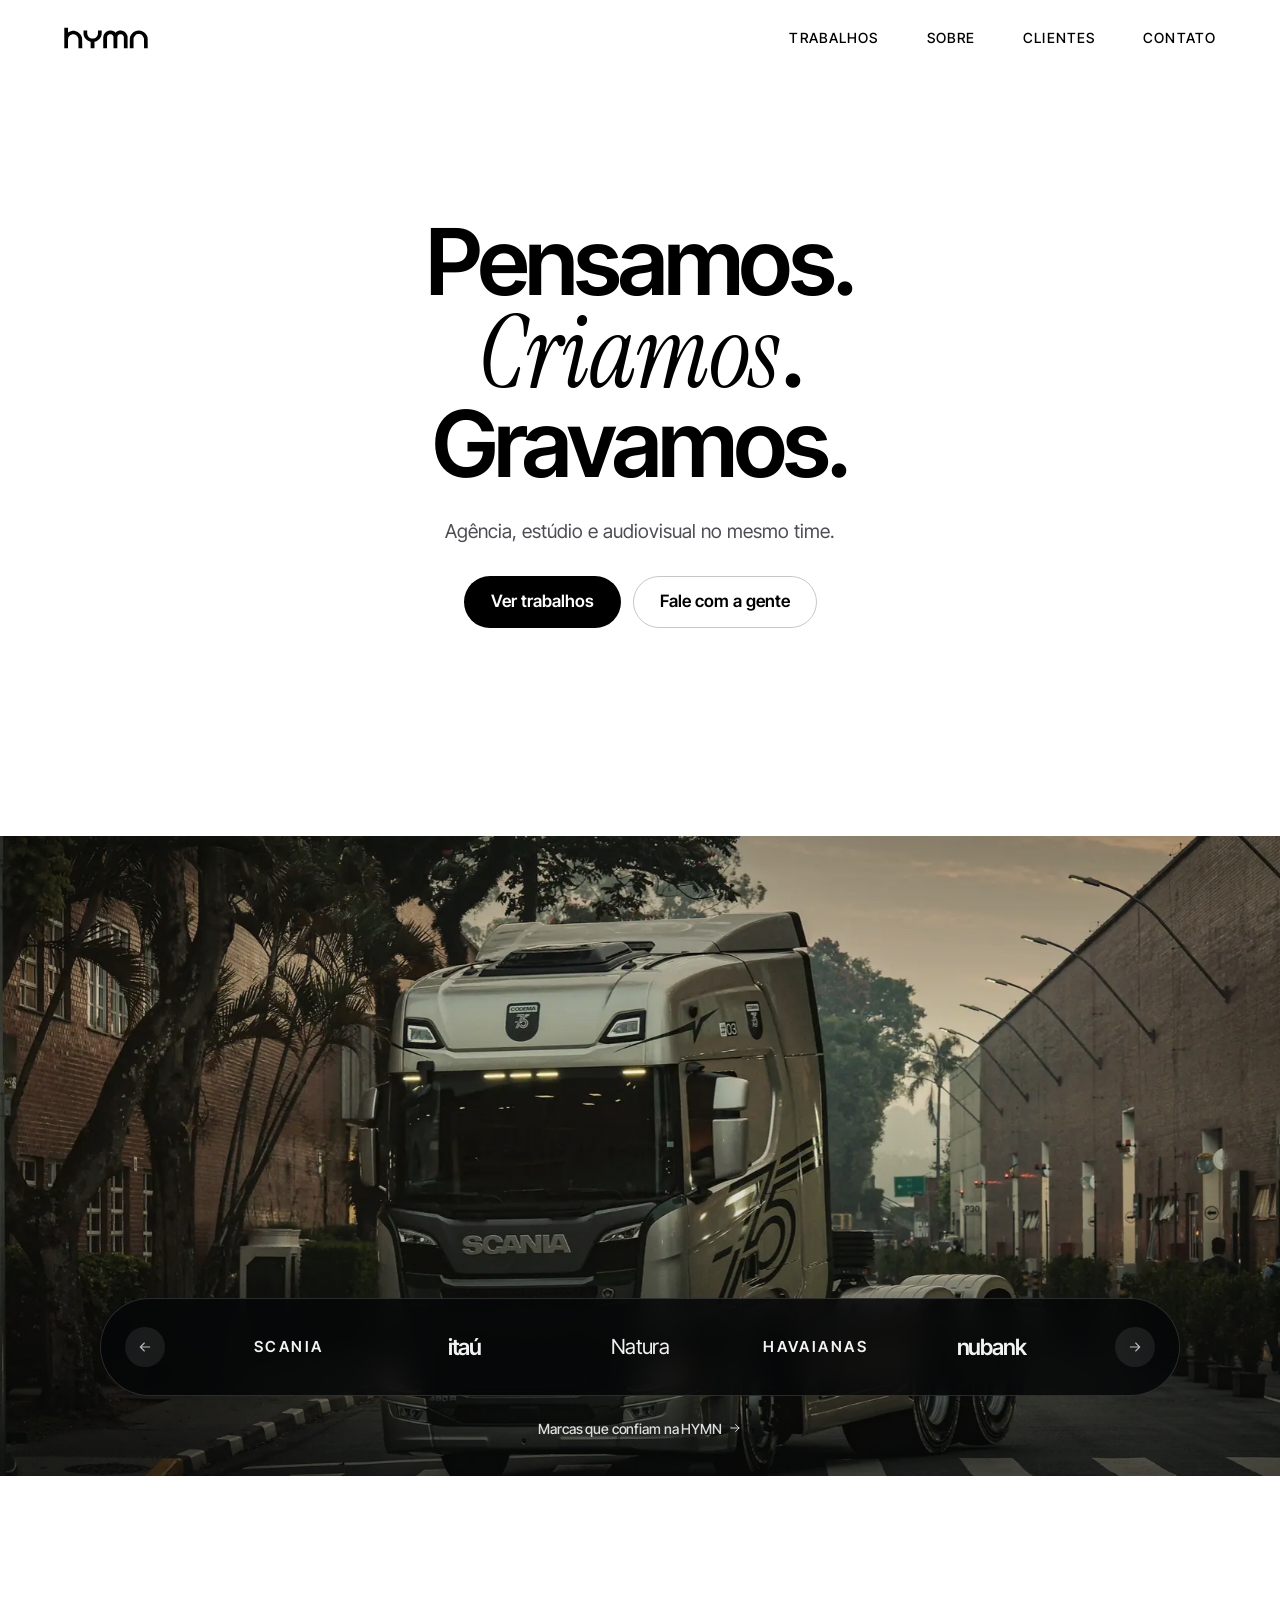
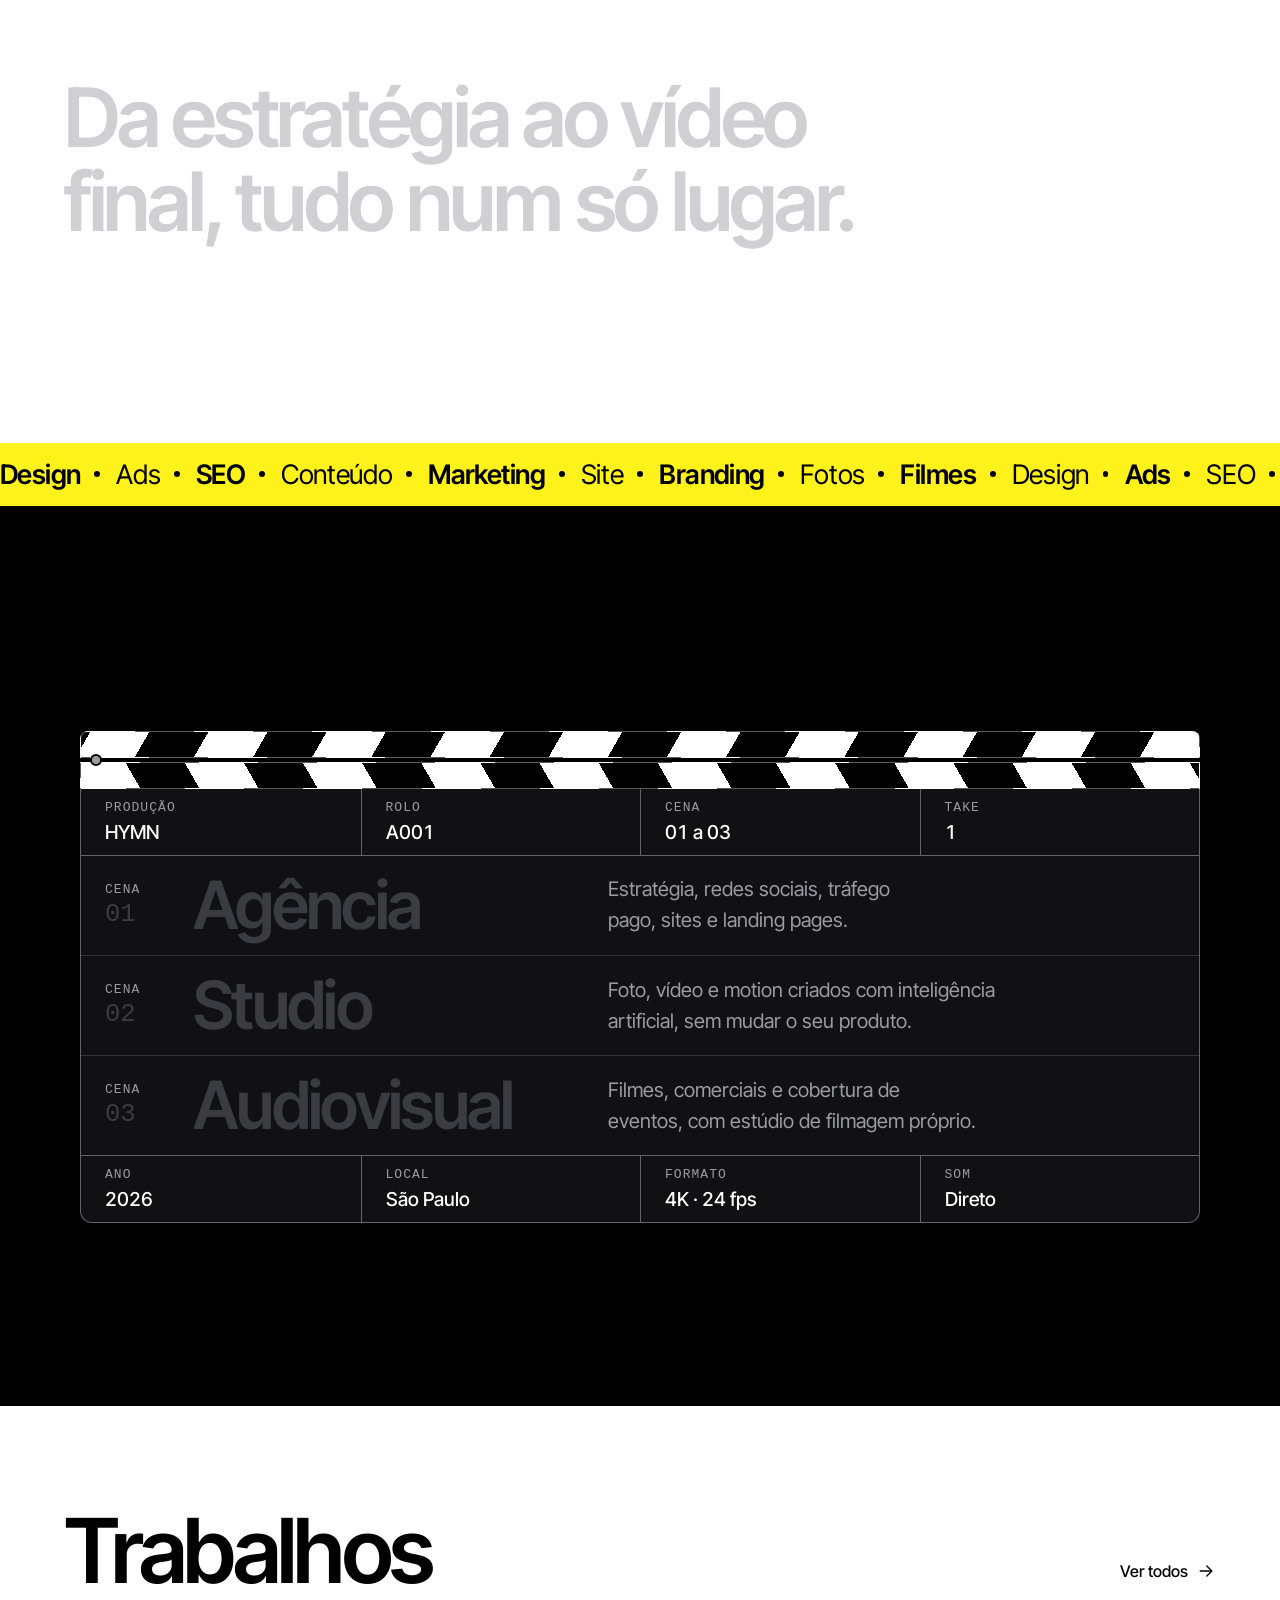
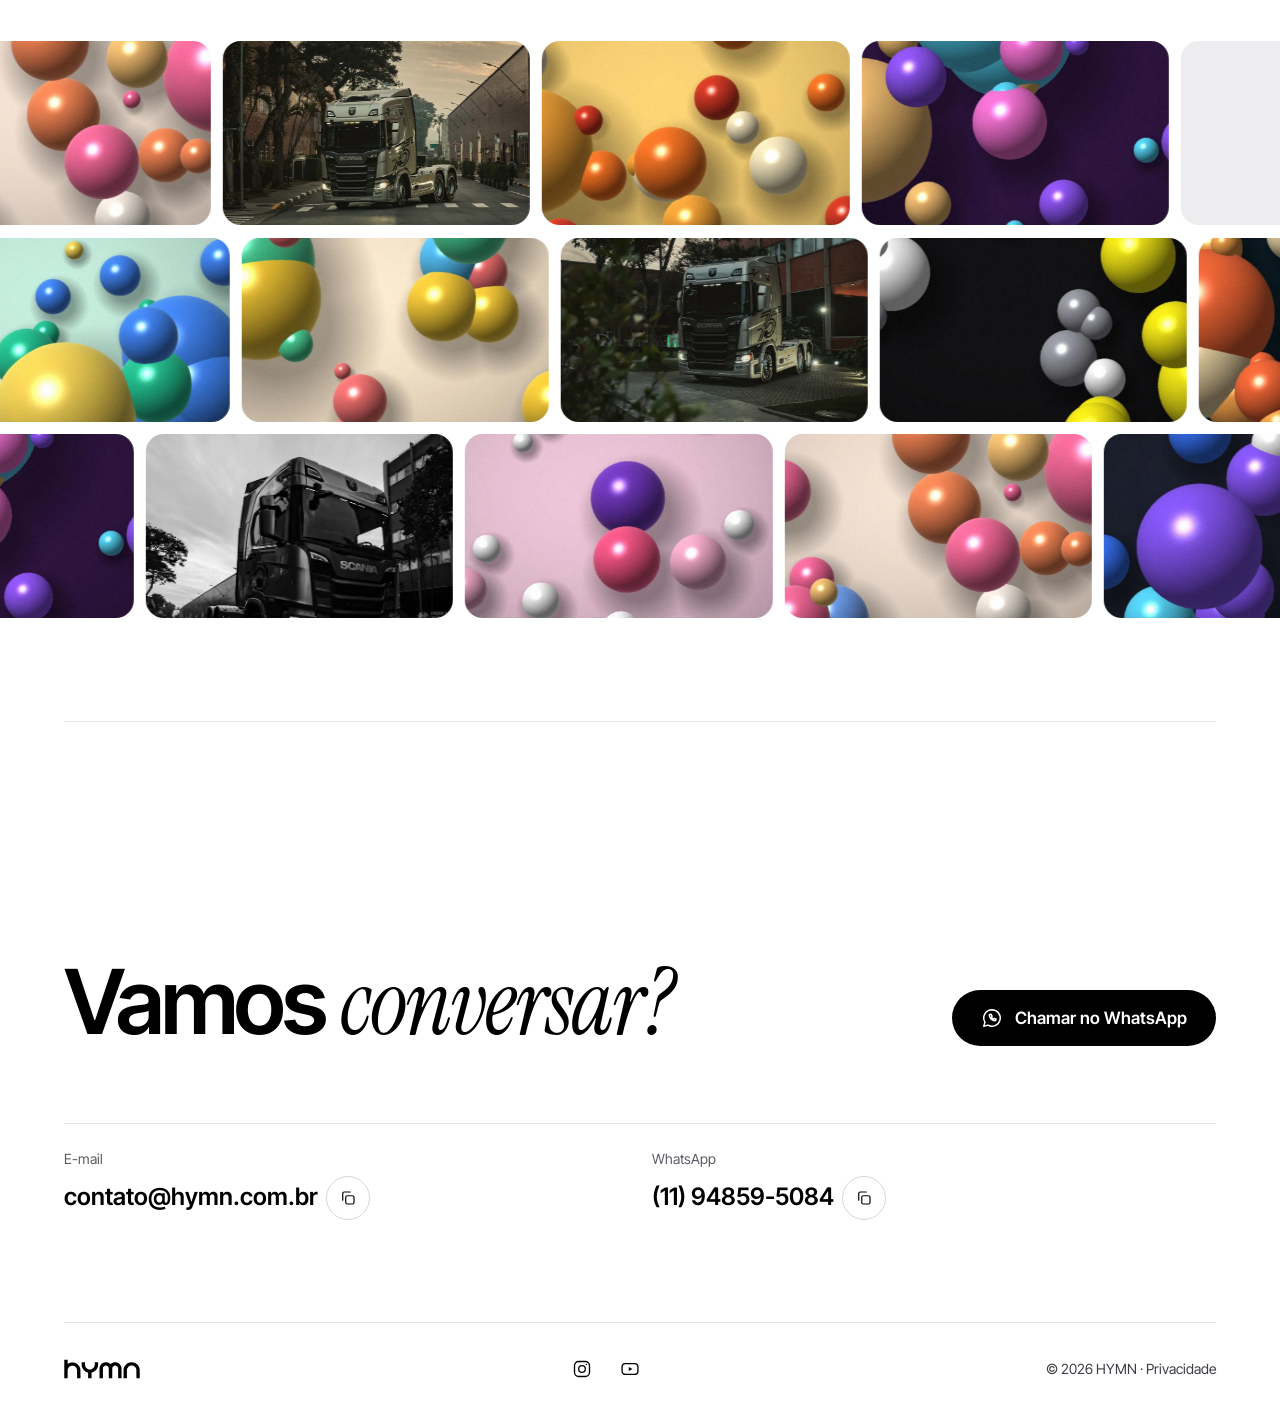
<file: v9/index.html>
<!doctype html>
<html lang="pt-BR">
<head>
<meta charset="utf-8">
<meta name="viewport" content="width=device-width, initial-scale=1, viewport-fit=cover">
<meta name="theme-color" content="#000000">
<meta name="color-scheme" content="only dark">
<title>HYMN | Agência, Studio e Audiovisual</title>
<meta name="description" content="Agência criativa com estúdio e produtora dentro de casa.">
<meta name="robots" content="noindex, nofollow">
<link rel="preconnect" href="https://fonts.googleapis.com">
<link rel="preconnect" href="https://fonts.gstatic.com" crossorigin>
<link rel="stylesheet" href="https://fonts.googleapis.com/css2?family=Inter+Tight:wght@400;500;600&family=Instrument+Serif:ital@1&display=swap">
<link rel="stylesheet" href="tokens.css">
<link rel="stylesheet" href="componentes.css">
<link rel="stylesheet" href="site.css">
<style>
.abertura3 { --foco: var(--cor-preto); position: relative; display: grid; place-items: center; min-height: calc(100svh - 64px); padding: calc(env(safe-area-inset-top, 0px) + 112px) var(--lateral-d) clamp(64px, 8vw, 112px) var(--lateral); background: #FFFFFF; color: var(--cor-preto); text-align: center; color-scheme: only light; }
.abertura3 .conteudo { display: grid; justify-items: center; gap: clamp(20px, 2.4vw, 32px); will-change: transform, opacity; }
.titulo3 { font: var(--peso-titulo) clamp(3rem, 7.2vw, 6rem)/0.95 var(--fonte-texto); letter-spacing: -0.04em; }
.titulo3 .linha { display: block; overflow: hidden; padding: 0 0.08em 0.1em; margin-bottom: -0.1em; }
.titulo3 .linha > span { display: inline-block; }
.titulo3 em { font-size: 1.08em; letter-spacing: -0.01em; padding-right: 0.02em; }
.apoio3 { font-size: clamp(1.06rem, 1.5vw, 1.375rem); line-height: 1.4; color: #4D4D55; max-width: 44ch; text-wrap: balance; }
.acoes3 { display: flex; flex-wrap: wrap; justify-content: center; gap: var(--esp-3); }
.abertura3 .btn--primario { background: var(--cor-preto); color: var(--cor-branco); }
.abertura3 .btn--primario:hover { background: #26262B; }
.abertura3 .btn--linha { background: transparent; color: var(--cor-preto); border-color: rgb(0 0 0 / 22%); }
.abertura3 .btn--linha:hover { background: rgb(0 0 0 / 5%); }
.anima .titulo3 .linha > span { transform: translateY(108%); }
.anima.carregou .titulo3 .linha > span { transform: none; transition: transform 1100ms var(--pg-entrada); transition-delay: calc(150ms + var(--n) * 110ms); }
.anima .apoio3, .anima .acoes3 { opacity: 0; }   
.anima .apoio3, .anima .acoes3 { transform: translateY(14px); }
.anima.carregou .apoio3 { opacity: 1; transform: none; transition: opacity 700ms ease 650ms, transform 900ms var(--pg-entrada) 650ms; }
.anima.carregou .acoes3 { opacity: 1; transform: none; transition: opacity 700ms ease 800ms, transform 900ms var(--pg-entrada) 800ms; }
.titulo3 .verbo { position: relative; display: inline-block; }
.titulo3.is-pronto .linha { overflow: visible; }
.risco3 { position: absolute; left: 0; top: 0; overflow: visible; pointer-events: none; fill: none; stroke: var(--pg-roxo-claro); stroke-linecap: round; stroke-linejoin: round; opacity: 0; transition: opacity 160ms ease 320ms; }
.risco3 path { stroke-dasharray: 1 1; stroke-dashoffset: 1; transition: stroke-dashoffset 320ms cubic-bezier(0.4, 0, 1, 1); }
.verbo.is-desenhado .risco3 { opacity: 1; transition-delay: 0ms; }
.verbo.is-desenhado .risco3 path { stroke-dashoffset: 0; transition: stroke-dashoffset 760ms var(--pg-entrada) calc(var(--i, 0) * var(--passo, 110ms)); }
.verbo[data-verbo="grava"] { --passo: 16ms; }
.verbo[data-verbo="grava"] .risco3 path { transform-box: fill-box; transform-origin: 50% 50%; }
.anima .verbo[data-verbo="grava"].is-desenhado .risco3 path { animation: onda3 820ms ease-in-out calc(700ms + var(--i) * -97ms) infinite alternate; }
@keyframes onda3 { to { transform: scaleY(0.55); } }
html:not(.anima) .risco3, html:not(.anima) .risco3 path { transition: none !important; }
.marcas3 h2 a { display: inline-flex; align-items: center; gap: 6px; min-height: 32px; }
.marcas3 h2 a .ic { width: 14px; height: 14px; transition: transform var(--dur-media) var(--pg-entrada); }
.marcas3 h2 a:hover .ic { transform: translateX(3px); }
.filme3 { position: relative; overflow: hidden; isolation: isolate; width: 100%; aspect-ratio: 2 / 1; background: var(--cor-preto); color: var(--cor-branco); scroll-margin-top: 0; }
.filme3 .quadro3 { position: absolute; inset: 0; transform-origin: 50% 60%; will-change: transform; }
.filme3 .quadro3 img, .filme3 video { position: absolute; inset: 0; width: 100%; height: 100%; object-fit: cover; object-position: var(--fx, 50%) var(--fy, 58%); }
.filme3 .corte { opacity: 0; transform-origin: var(--fx, 50%) var(--fy, 58%); }
.filme3 .corte.is-ativo { opacity: 1; }
.anima .filme3 .corte.is-ativo { animation: aproxima var(--dur-corte, 1500ms) linear both; }
.filme3.is-parado .corte { animation-play-state: paused; }
@keyframes aproxima { from { transform: scale(1); } to { transform: scale(1.06); } }
.filme3 video { opacity: 0; transition: opacity 600ms ease; }
.filme3 video.is-tocando { opacity: 1; }
.filme3 .veu3 { position: absolute; inset: 0; z-index: 0; pointer-events: none; background: linear-gradient(to bottom, rgb(3 5 7 / 28%) 0%, rgb(3 5 7 / 0%) 35%, rgb(3 5 7 / 12%) 60%, rgb(3 5 7 / 65%) 100%); }   
.marcas3 { position: absolute; z-index: 2; left: 40px; right: 40px; bottom: 32px; display: flex; flex-direction: column; align-items: center; gap: 16px; }
.marcas3 h2 { order: 2; font: 500 14px/1.5 var(--fonte-texto); letter-spacing: -0.01em; color: rgb(255 255 255 / 85%); }
.pilula3 { --por-vez: 5; width: min(100%, 1080px); display: flex; align-items: center; gap: 20px; padding: 20px 24px; border-radius: var(--raio-pilula); border: var(--borda) solid rgb(255 255 255 / 14%); background: rgb(5 6 8 / 85%); -webkit-backdrop-filter: blur(14px); backdrop-filter: blur(14px); overflow: hidden; touch-action: pan-y; }
.seta3 { display: grid; place-items: center; flex: none; width: 40px; height: 40px; border-radius: 50%; border: 0; background: rgb(255 255 255 / 8%); color: rgb(255 255 255 / 70%); cursor: pointer; transition: background-color 150ms ease, color 150ms ease, transform 160ms var(--pg-entrada); }
.seta3:hover { background: rgb(255 255 255 / 16%); color: var(--cor-branco); }
.seta3:active { transform: scale(0.94); }
.seta3 .ic { width: 16px; height: 16px; }
.vitrine3 { flex: 1; min-width: 0; display: flex; align-items: center; justify-content: space-between; gap: 32px; margin: 0; padding: 0 32px; list-style: none; will-change: transform, opacity, filter; }
.vitrine3 li { flex: 1 1 0; min-width: 0; height: 56px; display: flex; align-items: center; justify-content: center; color: var(--cor-branco); white-space: nowrap; opacity: 0.95; }
.vitrine3 li.is-fora { display: none; }
.vitrine3 .nome { font: 600 1.2rem/1 var(--fonte-texto); letter-spacing: -0.02em; }
.vitrine3 .nome--caixa { font-size: 0.95rem; font-weight: 600; letter-spacing: 0.16em; text-transform: uppercase; }
.vitrine3 .nome--fino { font-weight: 400; font-size: 1.3rem; letter-spacing: -0.03em; }
.vitrine3 .nome--serifa { font: italic 400 1.5rem/1 var(--fonte-destaque, "Instrument Serif", serif); letter-spacing: 0; }
.vitrine3 .nome--forte { font-weight: 600; letter-spacing: -0.05em; text-transform: lowercase; font-size: 1.4rem; }
@media (min-width: 1024px) { .marcas3 { left: 0; right: 0; margin-inline: auto; width: min(1080px, 100% - 2 * var(--margem)); } }
.frentes3 { padding-bottom: var(--secao); }
.claquete { --l: clamp(30px, 5vw, 72px); --abre: -4deg; }
.claq-barra { position: relative; height: clamp(48px, 6vw, 80px); }
.claq-barra .vara { position: absolute; left: 0; right: 0; height: calc(50% - 2px); border: var(--borda) solid var(--cor-linha-forte); }
.claq-barra .haste { top: 0; border-radius: var(--raio-sm) var(--raio-sm) 0 0; background: repeating-linear-gradient(-60deg, var(--cor-branco) 0 var(--l), var(--cor-preto) var(--l) calc(var(--l) * 2)); transform-origin: 0 100%; z-index: 1; will-change: transform; }
.claq-barra .base { bottom: 0; background: repeating-linear-gradient(60deg, var(--cor-branco) 0 var(--l), var(--cor-preto) var(--l) calc(var(--l) * 2)); }
.claq-barra .pino { position: absolute; left: 10px; top: 50%; width: 12px; height: 12px; border-radius: 50%; background: var(--cor-cinza); border: 2px solid var(--cor-preto); transform: translateY(-50%); z-index: 2; }
.anima .claquete .haste { transform: rotate(var(--abre)); }
.claq-quadro { background: var(--cor-superficie); border: var(--borda) solid var(--cor-linha-forte); border-top: 0; border-radius: 0 0 var(--raio-md) var(--raio-md); }
.claq-campos { display: grid; grid-template-columns: repeat(4, minmax(0, 1fr)); border-bottom: var(--borda) solid var(--cor-linha-forte); }
.claq-campos > div { display: grid; gap: 8px; padding: var(--esp-3) var(--esp-5); border-left: var(--borda) solid var(--cor-linha-forte); }
.claq-campos > div:first-child { border-left: 0; }
.claq-campos span { font: 500 var(--tam-minimo)/1 var(--fonte-codigo); letter-spacing: 0.08em; text-transform: uppercase; color: var(--pg-apoio); }
.claq-campos b { font: var(--peso-medio) clamp(1rem, 1.5vw, 1.25rem)/1.1 var(--fonte-texto); color: var(--pg-texto); font-variant-numeric: tabular-nums; }
.claq-pe { border-bottom: 0; border-top: var(--borda) solid var(--cor-linha-forte); }
.frente { position: relative; display: grid; grid-template-columns: clamp(64px, 7vw, 104px) minmax(0, 1fr) minmax(0, 0.75fr) 9.5rem; align-items: center; gap: var(--esp-6); padding: clamp(18px, 2.6vw, 32px) var(--esp-5); border-top: var(--borda) solid var(--cor-linha); cursor: default; }
.claq-campos + .frente { border-top: 0; }
.frente .cena { display: grid; gap: 6px; font: 500 var(--tam-minimo)/1 var(--fonte-codigo); letter-spacing: 0.08em; color: var(--pg-apoio); }
.frente .cena b { font: 500 clamp(1.4rem, 2.4vw, 2rem)/1 var(--fonte-codigo); letter-spacing: 0; color: var(--pg-apagado); transition: color 400ms ease; }
.frente.is-ativa .cena b { color: var(--pg-texto); }
.frente h3 { font: var(--peso-titulo) clamp(2.4rem, 7vw, 6rem)/0.95 var(--fonte-texto); letter-spacing: -0.04em; color: var(--pg-texto); transition: color 400ms ease, transform 600ms var(--pg-entrada); }
.frente p { color: var(--pg-apoio); font-size: var(--tam-grande); max-width: 34ch; transition: color 400ms ease; }
.anima .frente h3 { color: var(--pg-apagado); }
.anima .frente.is-ativa h3 { color: var(--pg-texto); transform: translateX(10px); }
.frente.is-ativa p { color: var(--pg-texto); }
.frente .selo { justify-self: end; opacity: 0; transition: opacity 300ms ease; }
.frente.is-ativa .selo { opacity: 1; }
.faixa3 { overflow: hidden; padding-block: clamp(12px, 1.4vw, 18px); background: var(--cor-amarelo); color: var(--cor-preto); color-scheme: only light; }
.trilho { display: flex; width: max-content; gap: 0; will-change: transform; }
.anima .trilho { animation: corre-faixa var(--dur-faixa, 60s) linear infinite; }
.faixa3:not(.is-visivel) .trilho { animation-play-state: paused; }
@keyframes corre-faixa { to { transform: translate3d(-50%, 0, 0); } }
.trilho span { display: flex; align-items: center; white-space: nowrap; font: var(--peso-titulo) clamp(1.15rem, 2.1vw, 1.75rem)/1 var(--fonte-texto); letter-spacing: -0.02em; padding-right: 0.6em; }
.trilho span::after { content: ""; width: 0.22em; height: 0.22em; border-radius: 50%; background: var(--cor-preto); margin-left: 0.5em; }
.trilho span:nth-child(even) { font-weight: var(--peso-texto); letter-spacing: -0.01em; }
.frase3 { padding-block: clamp(96px, 16vw, 200px); background: #FFFFFF; color: var(--cor-preto); color-scheme: only light; }   
.frase3 p { font: var(--peso-titulo) clamp(2.2rem, 6.4vw, 5.8rem)/1.02 var(--fonte-texto); letter-spacing: -0.04em; max-width: 17ch; }
.frase3 .p { transition: color 200ms linear; }
.anima .frase3 .p { color: #CFCFD4; }
.anima .frase3 .p.is-lida { color: var(--cor-preto); }
.ultima { white-space: nowrap; }
.frase3 .apoio { margin-top: var(--esp-6); color: var(--pg-apoio); font-size: var(--tam-grande); max-width: 46ch; }
.cabeca3 { display: flex; align-items: end; justify-content: space-between; gap: var(--esp-5); margin-bottom: var(--esp-7); }
.cabeca3 h2 { font-size: clamp(2.6rem, 7vw, 6rem); letter-spacing: -0.04em; line-height: 0.95; }
.trabalhos3 { --foco: var(--cor-preto); padding-block: var(--secao); background: #FFFFFF; color: var(--cor-preto); color-scheme: only light; overflow: hidden; overflow: clip; }
.parede3 { --tela-l: clamp(260px, 24vw, 560px); display: grid; gap: 12px; }
.fileira3 { display: flex; gap: 12px; width: max-content; will-change: transform; }
.fileira3 + .fileira3 { margin-left: calc(var(--tela-l) * -0.5); }
.fileira3:nth-child(3) { margin-left: calc(var(--tela-l) * -0.25); }
.tela3 { position: relative; flex: none; width: var(--tela-l); aspect-ratio: 5 / 3; border-radius: 18px; overflow: hidden; background: #EDEDF0; }
.tela3 img { width: 100%; height: 100%; object-fit: cover; object-position: var(--fx, 50%) var(--fy, 50%); transform: scale(var(--z, 1)); transition: transform 600ms var(--pg-entrada); }
.tela3.is-pb img { filter: grayscale(1) contrast(1.12); }
.tela3 .info3 { position: absolute; left: 0; right: 0; bottom: 0; display: flex; justify-content: space-between; gap: var(--esp-3); padding: 48px 16px 14px; background: linear-gradient(to top, var(--cor-veu), rgb(0 0 0 / 0%)); font-size: var(--tam-legenda); color: var(--cor-branco); opacity: 0; transform: translateY(6px); transition: opacity 250ms ease, transform 300ms var(--pg-entrada); }
.tela3 .info3 b { font-weight: var(--peso-titulo); }
.tela3 .info3 span { color: var(--pg-apoio-foto); }
.tela3:focus-visible .info3 { opacity: 1; transform: none; }
.tela3:focus-visible { outline: 2px solid var(--cor-preto); outline-offset: 3px; }
.tela3 { transition: transform 160ms var(--pg-entrada); -webkit-tap-highlight-color: transparent; }
.tela3:active { transform: scale(0.98); }
.anima .fileira3:has(:focus-visible) { transition: transform 300ms var(--pg-entrada); }
@media (hover: hover) and (pointer: fine) {
  .tela3:hover img { transform: scale(calc(var(--z, 1) * 1.06)); }
  .tela3:hover .info3 { opacity: 1; transform: none; }
}
html:not(.anima) .parede3 { overflow-x: auto; padding-bottom: var(--esp-3); }
html:not(.anima) .fileira3 { margin-left: 0 !important; transform: none !important; }
.video3 { width: min(960px, calc(100vw - 32px)); padding: 0; border: 0; border-radius: var(--raio-lg); background: var(--cor-superficie-3); color: var(--pg-texto); box-shadow: var(--sombra-2); overflow: hidden; }
.video3::backdrop { background: var(--cor-fundo-modal); }
.video3[open] { animation: abre-video 320ms var(--pg-entrada); }
@keyframes abre-video { from { opacity: 0; transform: scale(0.96); } }
.video3 .tela { position: relative; aspect-ratio: 16 / 9; background: var(--cor-preto); }
.video3 .tela img { width: 100%; height: 100%; object-fit: cover; opacity: 0.55; }
.video3 .tela p { position: absolute; inset: 0; display: grid; place-items: center; text-align: center; padding: var(--esp-5); font-size: var(--tam-ui); color: var(--pg-texto); }
.video3 .barra-video { display: flex; justify-content: space-between; align-items: center; gap: var(--esp-4); padding: var(--esp-4) var(--esp-5); font-size: var(--tam-legenda); color: var(--pg-apoio); }
@media (max-width: 860px) {
  .abertura3 { min-height: min(72svh, 640px); padding-top: calc(env(safe-area-inset-top, 0px) + 128px); padding-bottom: var(--esp-8); }
  .abertura3 .conteudo { gap: var(--esp-5); }
  .parede3 { --tela-l: 72vw; gap: 8px; }
  .tela3 { border-radius: 14px; }
  .fileira3 { gap: 8px; }
  .claquete { --abre: -15deg; --fecha: 0.85; margin-top: 64px; }
  .claq-campos { grid-template-columns: repeat(2, minmax(0, 1fr)); }
  .claq-campos > div { padding: 10px var(--esp-4); gap: 6px; }
  .claq-campos > div:nth-child(n+3) { display: none; }
  .frente { grid-template-columns: 2.25rem minmax(0, 1fr); align-items: baseline; gap: var(--esp-3); padding: 18px var(--esp-4); }
  .frente .cena { font-size: 0; letter-spacing: 0; }
  .frente .cena b { font-size: 0.95rem; }
  .frente h3 { font-size: clamp(2.1rem, 10.5vw, 2.9rem); }
  .frente p, .frente .selo { display: none; }
  .anima .frente.is-ativa h3 { transform: translateX(6px); }
  .filme3 .pausa3 { top: calc(env(safe-area-inset-top, 0px) + 84px); }
}
@media (max-width: 860px) {
  .pilula3 { --por-vez: 3; }
}
@media (max-width: 760px) {
  .vitrine3 { padding: 0 12px; gap: 16px; }
  .vitrine3 .nome { font-size: 1.05rem; }
  .vitrine3 .nome--forte { font-size: 1.2rem; }
  .vitrine3 .nome--fino { font-size: 1.1rem; }
  .vitrine3 .nome--caixa { font-size: 0.8rem; letter-spacing: 0.12em; }
  .vitrine3 .nome--serifa { font-size: 1.3rem; }
}
@media (max-width: 600px) {
  .filme3 { aspect-ratio: 4 / 5; min-height: 0; }
  .filme3 .quadro3 img, .filme3 video { object-position: var(--fxc, var(--fx, 50%)) var(--fy, 58%); }
  .filme3 .corte { transform-origin: var(--fxc, var(--fx, 50%)) var(--fy, 58%); }
  .marcas3 { left: 20px; right: 20px; bottom: 20px; gap: 14px; }
  .marcas3 h2 { font-size: 13.5px; }
  .pilula3 { --por-vez: 3; gap: 12px; padding: 16px; -webkit-backdrop-filter: none; backdrop-filter: none; }
  .seta3 { display: none; }
  .vitrine3 { gap: 16px; padding: 0 12px; }
  .vitrine3 li { height: 48px; }
  .vitrine3 .nome { font-size: 0.95rem; }
  .vitrine3 .nome--forte { font-size: 1.08rem; }
  .vitrine3 .nome--fino { font-size: 1rem; }
  .vitrine3 .nome--caixa { font-size: 0.7rem; letter-spacing: 0.1em; }
  .vitrine3 .nome--serifa { font-size: 1.15rem; }
  .abertura3 { min-height: calc(100svh - 96px); padding-top: calc(env(safe-area-inset-top, 0px) + 96px); }
  .acoes3 .btn { flex: 1 1 100%; }
  .acoes3 { width: min(100%, 320px); }
}
@media (max-width: 600px) and (prefers-reduced-motion: reduce) {
  .seta3 { display: grid; width: var(--toque-min); height: var(--toque-min); }
  .pilula3 { padding: 10px; gap: 4px; }
  .vitrine3 { padding: 0 2px; gap: 8px; }
}
@media (min-width: 861px) {
  .frentes3 { min-height: 100svh; display: flex; flex-direction: column; justify-content: center; padding-top: 96px; padding-bottom: clamp(32px, 6svh, 72px); }
  .claquete { --l: clamp(30px, 4vw, 64px); }
  .claq-barra { height: clamp(40px, 6.5svh, 70px); }
  .claq-campos > div { padding-block: clamp(8px, 1.3svh, 14px); }
  .frente { padding-block: clamp(10px, 2svh, 24px); }
  .frente h3 { font-size: clamp(2.4rem, min(5.2vw, 8.6svh), 4.75rem); }
  .frente .cena b { font-size: clamp(1.2rem, min(2vw, 3.2svh), 1.75rem); }
  .frentes3 > .claquete { width: min(100%, 1120px); margin-inline: auto; }
  .frente { grid-template-columns: clamp(56px, 5vw, 80px) minmax(0, 0.95fr) minmax(0, 1fr) 8.25rem; gap: 24px; }
  .frente p { max-width: 42ch; text-wrap: balance; }
}
</style>
</head>
<body>
<svg xmlns="http://www.w3.org/2000/svg" style="position:absolute;width:0;height:0" aria-hidden="true">
<defs>
<symbol id="i-seta" viewBox="0 0 24 24"><path d="M5 12h14M13 6l6 6-6 6"/></symbol>
<symbol id="i-seta-esq" viewBox="0 0 24 24"><path d="M19 12H5M11 6l-6 6 6 6"/></symbol>
<symbol id="i-sobe" viewBox="0 0 24 24"><path d="M4 16l8-8 8 8"/></symbol>
<symbol id="i-fechar" viewBox="0 0 24 24"><path d="M6 6l12 12M18 6L6 18"/></symbol>
<symbol id="i-play" viewBox="0 0 24 24"><path d="M8 5.5v13l11-6.5z" fill="currentColor" stroke="none"/></symbol>
<symbol id="i-pausa" viewBox="0 0 24 24"><path d="M8.5 5v14M15.5 5v14"/></symbol>
<symbol id="i-som" viewBox="0 0 24 24"><path d="M4 9.5v5h4l5 4v-13l-5 4z"/><path d="M16.5 9a4 4 0 0 1 0 6M19 6.5a7.5 7.5 0 0 1 0 11"/></symbol>
<symbol id="i-copiar" viewBox="0 0 24 24"><rect x="9" y="9" width="11" height="11" rx="2"/><path d="M5 15V6a2 2 0 0 1 2-2h8"/></symbol>
<symbol id="i-check" viewBox="0 0 24 24"><path d="M5 12.5l4.5 4.5L19 7"/></symbol>
<symbol id="i-camera" viewBox="0 0 24 24"><rect x="3" y="6.5" width="12" height="11" rx="2"/><path d="M15 10.5l6-3.5v10l-6-3.5"/></symbol>
<symbol id="i-ia" viewBox="0 0 24 24"><path d="M11 3.5l1.9 5.1L18 10.5l-5.1 1.9L11 17.5l-1.9-5.1L4 10.5l5.1-1.9z"/><path d="M18.5 15.5l.7 1.8 1.8.7-1.8.7-.7 1.8-.7-1.8-1.8-.7 1.8-.7z"/></symbol>
<symbol id="i-alvo" viewBox="0 0 24 24"><circle cx="12" cy="12" r="9"/><circle cx="12" cy="12" r="5"/><circle cx="12" cy="12" r="1.2" fill="currentColor" stroke="none"/></symbol>
<symbol id="i-instagram" viewBox="0 0 24 24"><rect x="3" y="3" width="18" height="18" rx="5"/><circle cx="12" cy="12" r="4"/><circle cx="17.3" cy="6.7" r=".9" fill="currentColor" stroke="none"/></symbol>
<symbol id="i-youtube" viewBox="0 0 24 24"><rect x="2.5" y="5.5" width="19" height="13" rx="4"/><path d="M10.5 9.5v5l4.5-2.5z" fill="currentColor" stroke="none"/></symbol>
<symbol id="i-linkedin" viewBox="0 0 24 24"><rect x="3" y="3" width="18" height="18" rx="3"/><path d="M8 10.5V16M8 7.8v.1M11.5 16v-5.5M11.5 13c0-1.6 1-2.6 2.4-2.6s2.1 1 2.1 2.6V16"/></symbol>
<symbol id="i-whatsapp" viewBox="0 0 24 24"><path d="M12 3a9 9 0 0 0-7.7 13.6L3 21l4.5-1.2A9 9 0 1 0 12 3z"/><path d="M9 8.5c0 3.6 2.9 6.5 6.5 6.5l1-1.6-2.1-1-1 .8a4.6 4.6 0 0 1-2.1-2.1l.8-1-1-2.1z"/></symbol>
</defs>
</svg>
<a class="pular" href="#inicio">Pular para o conteúdo</a>
<header class="topo3 is-claro" data-topo>
  <a class="marca" href="#inicio" aria-label="HYMN, início"><img class="logo-branco" src="assets/logo-branco.svg" alt="HYMN"><img class="logo-preto" src="assets/logo-preto.svg" alt=""></a>
  <nav aria-label="Menu principal">
    <a href="trabalhos.html">Trabalhos</a>
    <a href="#sobre">Sobre</a>
    <a href="clientes.html">Clientes</a>
    <a href="#contato">Contato</a>
  </nav>
  <button class="btn-menu3" type="button" aria-expanded="false" aria-controls="menu-cel" data-abre-menu>Menu</button>
</header>
<div class="menu-cel" id="menu-cel" hidden>
  <div class="cabeca"><img src="assets/logo-branco.svg" alt="HYMN"><button class="btn-menu3" type="button" style="display:inline-flex" data-fecha-menu>Fechar</button></div>
  <ul>
    <li style="--n:0"><a href="trabalhos.html" data-fecha-menu>Trabalhos</a></li>
    <li style="--n:1"><a href="#sobre" data-fecha-menu>Sobre</a></li>
    <li style="--n:2"><a href="clientes.html" data-fecha-menu>Clientes</a></li>
    <li style="--n:3"><a href="#contato" data-fecha-menu>Contato</a></li>
  </ul>
  <div class="rodape-menu"><span>contato@hymn.com.br</span><span>(11) 94859-5084</span></div>
</div>
<main id="inicio" tabindex="-1">
    <section class="abertura3" aria-label="Abertura" data-abertura data-tom="claro">
    <div class="conteudo" data-conteudo>
      <h1 class="titulo3" data-titulo>
        <span class="linha" style="--n:0"><span><span class="verbo" data-verbo="pensa">Pensamos</span>.</span></span>
        <span class="linha" style="--n:1"><span><span class="verbo" data-verbo="cria"><em>Criamos</em></span>.</span></span>
        <span class="linha" style="--n:2"><span><span class="verbo" data-verbo="grava">Gravamos</span>.</span></span>
      </h1>
      <p class="apoio3">Agência, estúdio e audiovisual no mesmo time.</p>
      <div class="acoes3">
        <a class="btn btn--primario" href="trabalhos.html">Ver trabalhos</a>
                <a class="btn btn--linha" href="https://wa.me/5511948595084?text=Ol%C3%A1%2C%20HYMN%21%20Vim%20pelo%20site%20e%20quero%20conversar%20sobre%20um%20projeto%20para%20a%20minha%20empresa." target="_blank" rel="noopener">Fale com a gente</a>
        <button class="btn btn--vidro" type="button" data-abre-video hidden><svg class="ic"><use href="#i-som"/></svg>Assistir com som</button>
      </div>
    </div>
  </section>
    <section class="filme3" id="marcas" aria-label="Filme e marcas que confiam na HYMN" data-tom="video" data-filme data-video="" data-video-cel="">
    <div class="quadro3" data-quadro>
      <img class="corte is-ativo" src="assets/filme/f01.webp" srcset="assets/filme/f01-p.webp 1000w, assets/filme/f01.webp 1920w" sizes="100vw" alt="Caminhão Scania cruzando a rua da fábrica ao amanhecer, foto da HYMN Audiovisual" style="--fx:52%;--fy:62%;--fxc:50%">
      <img class="corte" src="assets/filme/f02.webp" srcset="assets/filme/f02-p.webp 1000w, assets/filme/f02.webp 1920w" sizes="100vw" alt="" decoding="async" fetchpriority="low" style="--fx:60%;--fy:52%;--fxc:64%">
      <img class="corte" src="assets/filme/f05.webp" srcset="assets/filme/f05-p.webp 1000w, assets/filme/f05.webp 1920w" sizes="100vw" alt="" decoding="async" fetchpriority="low" style="--fx:50%;--fy:52%;--fxc:52%">
      <img class="corte" src="assets/filme/f03.webp" srcset="assets/filme/f03-p.webp 1000w, assets/filme/f03.webp 1920w" sizes="100vw" alt="" decoding="async" fetchpriority="low" style="--fx:50%;--fy:64%;--fxc:50%">
      <img class="corte" src="assets/filme/f04.webp" srcset="assets/filme/f04-p.webp 1000w, assets/filme/f04.webp 1920w" sizes="100vw" alt="" decoding="async" fetchpriority="low" style="--fx:54%;--fy:56%;--fxc:56%">
      <video muted loop playsinline disablepictureinpicture preload="none" aria-hidden="true" tabindex="-1" hidden></video>
    </div>
    <div class="veu3" aria-hidden="true"></div>
    <div class="marcas3">
      <h2 id="t-clientes"><a href="clientes.html">Marcas que confiam na HYMN<svg class="ic"><use href="#i-seta"/></svg></a></h2>
            <div class="pilula3" data-marcas>
        <button class="seta3" type="button" aria-label="Marcas anteriores" data-marca-ant><svg class="ic"><use href="#i-seta-esq"/></svg></button>
        <ul class="vitrine3" aria-labelledby="t-clientes" aria-live="polite" data-vitrine>
          <li><span class="nome nome--caixa">Scania</span></li>
          <li data-teste><span class="nome nome--forte">Itaú</span></li>
          <li data-teste><span class="nome nome--fino">Natura</span></li>
          <li data-teste><span class="nome nome--caixa">Havaianas</span></li>
          <li data-teste><span class="nome nome--forte">Nubank</span></li>
          <li data-teste><span class="nome nome--caixa">Ambev</span></li>
          <li data-teste><span class="nome nome--serifa">O Boticário</span></li>
          <li data-teste><span class="nome nome--forte">Magalu</span></li>
          <li data-teste><span class="nome">Embraer</span></li>
          <li data-teste><span class="nome nome--serifa">Coca-Cola</span></li>
        </ul>
        <button class="seta3" type="button" aria-label="Próximas marcas" data-marca-prox><svg class="ic"><use href="#i-seta"/></svg></button>
      </div>
    </div>
  </section>
    <section class="frase3 miolo" id="sobre" aria-label="Sobre a HYMN" data-frase data-tom="claro">
    <p>Da estratégia ao vídeo final, tudo num só lugar.</p>
  </section>
    <section class="faixa3" aria-label="O que fazemos" data-tom="escuro">
    <p class="sr">Design, ads, SEO, conteúdo, marketing, site, branding, fotos e filmes.</p>
    <div class="trilho" aria-hidden="true" data-trilho>
      <span>Design</span><span>Ads</span><span>SEO</span><span>Conteúdo</span><span>Marketing</span><span>Site</span><span>Branding</span><span>Fotos</span><span>Filmes</span><span>Design</span><span>Ads</span><span>SEO</span><span>Conteúdo</span><span>Marketing</span><span>Site</span><span>Branding</span><span>Fotos</span><span>Filmes</span>
    </div>
  </section>
    <section class="frentes3 miolo" aria-label="O que a HYMN faz" data-frentes data-tom="escuro">
    <div class="claquete" data-claquete>
      <div class="claq-barra" aria-hidden="true"><span class="vara haste"></span><span class="vara base"></span><span class="pino"></span></div>
      <div class="claq-quadro">
        <div class="claq-campos" aria-hidden="true">
          <div><span>Produção</span><b>HYMN</b></div>
          <div><span>Rolo</span><b>A001</b></div>
          <div><span>Cena</span><b>01 a 03</b></div>
          <div><span>Take</span><b>1</b></div>
        </div>
        <div class="frente" data-revela-frente>
          <span class="cena">CENA<b>01</b></span>
          <h3>Agência</h3>
          <p>Estratégia, redes sociais, tráfego pago, sites e landing pages.</p>
          <span class="selo"><svg class="ic"><use href="#i-alvo"/></svg>Estratégia</span>
        </div>
        <div class="frente" data-revela-frente>
          <span class="cena">CENA<b>02</b></span>
          <h3>Studio</h3>
          <p>Foto, vídeo e motion criados com inteligência artificial, sem mudar o seu produto.</p>
          <span class="selo"><svg class="ic"><use href="#i-ia"/></svg>Feito com IA</span>
        </div>
        <div class="frente" data-revela-frente>
          <span class="cena">CENA<b>03</b></span>
          <h3>Audiovisual</h3>
          <p>Filmes, comerciais e cobertura de eventos, com estúdio de filmagem próprio.</p>
          <span class="selo"><svg class="ic"><use href="#i-camera"/></svg>Gravado</span>
        </div>
        <div class="claq-campos claq-pe" aria-hidden="true">
          <div><span>Ano</span><b data-ano>2026</b></div>
          <div><span>Local</span><b>São Paulo</b></div>
          <div><span>Formato</span><b>4K · 24 fps</b></div>
          <div><span>Som</span><b>Direto</b></div>
        </div>
      </div>
    </div>
  </section>
    <section class="trabalhos3" id="trabalhos" aria-labelledby="t-trabalhos" data-parede data-tom="claro">
    <div class="cabeca3 miolo">
      <h2 id="t-trabalhos">Trabalhos</h2>
      <a class="link3" href="trabalhos.html">Ver todos<svg class="ic"><use href="#i-seta"/></svg></a>
    </div>
    <div class="parede3" data-revela-parede>
      <div class="fileira3">
        <a class="tela3" href="trabalhos.html" aria-label="Cliente, campanha com IA" style="--n:0"><img src="assets/exemplos/ex01.webp" alt="" loading="lazy" decoding="async"><span class="info3"><b>Cliente</b><span>Campanha com IA</span></span></a>
        <a class="tela3" href="trabalhos.html" aria-label="Cliente, filme institucional" style="--fx:52%;--fy:60%;--z:1.0;--n:1"><img src="assets/filme/f01-p.webp" alt="" loading="lazy" decoding="async"><span class="info3"><b>Cliente</b><span>Filme institucional</span></span></a>
        <a class="tela3" href="trabalhos.html" aria-label="Cliente, produto em 3D" style="--n:2"><img src="assets/exemplos/ex03.webp" alt="" loading="lazy" decoding="async"><span class="info3"><b>Cliente</b><span>Produto em 3D</span></span></a>
        <a class="tela3" href="trabalhos.html" aria-label="Cliente, comercial" style="--n:3"><img src="assets/exemplos/ex08.webp" alt="" loading="lazy" decoding="async"><span class="info3"><b>Cliente</b><span>Comercial</span></span></a>
        <a class="tela3 is-pb" href="trabalhos.html" aria-label="Cliente, cobertura de evento" style="--fx:62%;--fy:50%;--z:1.25;--n:4"><img src="assets/filme/f02-p.webp" alt="" loading="lazy" decoding="async"><span class="info3"><b>Cliente</b><span>Cobertura de evento</span></span></a>
        <a class="tela3" href="trabalhos.html" aria-label="Cliente, motion para Reels" style="--n:5"><img src="assets/exemplos/ex02.webp" alt="" loading="lazy" decoding="async"><span class="info3"><b>Cliente</b><span>Motion para Reels</span></span></a>
        <a class="tela3" href="trabalhos.html" aria-label="Cliente, vídeo com IA" style="--n:6"><img src="assets/exemplos/ex06.webp" alt="" loading="lazy" decoding="async"><span class="info3"><b>Cliente</b><span>Vídeo com IA</span></span></a>
        <a class="tela3" href="trabalhos.html" aria-label="Cliente, bastidores" style="--fx:54%;--fy:55%;--z:1.0;--n:7"><img src="assets/filme/f04-p.webp" alt="" loading="lazy" decoding="async"><span class="info3"><b>Cliente</b><span>Bastidores</span></span></a>
      </div>
      <div class="fileira3">
        <a class="tela3" href="trabalhos.html" aria-label="Cliente, moda com IA" style="--n:1"><img src="assets/exemplos/ex04.webp" alt="" loading="lazy" decoding="async"><span class="info3"><b>Cliente</b><span>Moda com IA</span></span></a>
        <a class="tela3" href="trabalhos.html" aria-label="Cliente, comercial" style="--fx:50%;--fy:62%;--z:1.1;--n:2"><img src="assets/filme/f03-p.webp" alt="" loading="lazy" decoding="async"><span class="info3"><b>Cliente</b><span>Comercial</span></span></a>
        <a class="tela3" href="trabalhos.html" aria-label="Cliente, produção híbrida" style="--n:3"><img src="assets/exemplos/ex07.webp" alt="" loading="lazy" decoding="async"><span class="info3"><b>Cliente</b><span>Produção híbrida</span></span></a>
        <a class="tela3" href="trabalhos.html" aria-label="Cliente, campanha com IA" style="--n:4"><img src="assets/exemplos/ex09.webp" alt="" loading="lazy" decoding="async"><span class="info3"><b>Cliente</b><span>Campanha com IA</span></span></a>
        <a class="tela3" href="trabalhos.html" aria-label="Cliente, filme institucional" style="--fx:50%;--fy:55%;--z:1.05;--n:5"><img src="assets/filme/f05-p.webp" alt="" loading="lazy" decoding="async"><span class="info3"><b>Cliente</b><span>Filme institucional</span></span></a>
        <a class="tela3" href="trabalhos.html" aria-label="Cliente, vídeo com IA" style="--n:6"><img src="assets/exemplos/ex05.webp" alt="" loading="lazy" decoding="async"><span class="info3"><b>Cliente</b><span>Vídeo com IA</span></span></a>
        <a class="tela3" href="trabalhos.html" aria-label="Cliente, lançamento" style="--n:7"><img src="assets/exemplos/ex10.webp" alt="" loading="lazy" decoding="async"><span class="info3"><b>Cliente</b><span>Lançamento</span></span></a>
        <a class="tela3 is-pb" href="trabalhos.html" aria-label="Cliente, cobertura de evento" style="--fx:44%;--fy:62%;--z:1.7;--n:8"><img src="assets/filme/f01-p.webp" alt="" loading="lazy" decoding="async"><span class="info3"><b>Cliente</b><span>Cobertura de evento</span></span></a>
      </div>
      <div class="fileira3">
        <a class="tela3" href="trabalhos.html" aria-label="Cliente, motion de marca" style="--n:2"><img src="assets/exemplos/ex08.webp" alt="" loading="lazy" decoding="async"><span class="info3"><b>Cliente</b><span>Motion de marca</span></span></a>
        <a class="tela3 is-pb" href="trabalhos.html" aria-label="Cliente, bastidores" style="--fx:58%;--fy:56%;--z:1.5;--n:3"><img src="assets/filme/f04-p.webp" alt="" loading="lazy" decoding="async"><span class="info3"><b>Cliente</b><span>Bastidores</span></span></a>
        <a class="tela3" href="trabalhos.html" aria-label="Cliente, foto de produto" style="--n:4"><img src="assets/exemplos/ex06.webp" alt="" loading="lazy" decoding="async"><span class="info3"><b>Cliente</b><span>Foto de produto</span></span></a>
        <a class="tela3" href="trabalhos.html" aria-label="Cliente, campanha com IA" style="--n:5"><img src="assets/exemplos/ex01.webp" alt="" loading="lazy" decoding="async"><span class="info3"><b>Cliente</b><span>Campanha com IA</span></span></a>
        <a class="tela3" href="trabalhos.html" aria-label="Cliente, motion para Reels" style="--n:6"><img src="assets/exemplos/ex02.webp" alt="" loading="lazy" decoding="async"><span class="info3"><b>Cliente</b><span>Motion para Reels</span></span></a>
        <a class="tela3" href="trabalhos.html" aria-label="Cliente, produto em 3D" style="--n:7"><img src="assets/exemplos/ex03.webp" alt="" loading="lazy" decoding="async"><span class="info3"><b>Cliente</b><span>Produto em 3D</span></span></a>
        <a class="tela3" href="trabalhos.html" aria-label="Cliente, produção híbrida" style="--n:8"><img src="assets/exemplos/ex07.webp" alt="" loading="lazy" decoding="async"><span class="info3"><b>Cliente</b><span>Produção híbrida</span></span></a>
        <a class="tela3" href="trabalhos.html" aria-label="Cliente, moda com IA" style="--n:9"><img src="assets/exemplos/ex04.webp" alt="" loading="lazy" decoding="async"><span class="info3"><b>Cliente</b><span>Moda com IA</span></span></a>
      </div>
    </div>
  </section>
  
    <section class="contato3" id="contato" aria-labelledby="t-contato" data-contato data-tom="claro">
    <div class="painel3 miolo">
      <div class="topo-contato">
        <div class="volta-centro" data-volta><a class="volta3" href="#inicio"><svg class="ic"><use href="#i-sobe"/></svg><span>Voltar ao<br>topo</span></a></div>
        <h2 id="t-contato">Vamos <em>conversar?</em></h2>
                <a class="btn btn--whats" href="https://wa.me/5511948595084?text=Ol%C3%A1%2C%20HYMN%21%20Vi%20os%20trabalhos%20no%20site%20e%20quero%20pedir%20um%20or%C3%A7amento.%20O%20que%20eu%20preciso%20%C3%A9%3A%20" target="_blank" rel="noopener"><svg class="ic"><use href="#i-whatsapp"/></svg>Chamar no WhatsApp</a>
      </div>
      <div class="linhas3">
        <div><span class="rot">E-mail</span><span class="valor"><span data-texto>contato@hymn.com.br</span><button class="copiar3" type="button" aria-label="Copiar e-mail" data-copia="contato@hymn.com.br"><svg class="ic"><use href="#i-copiar"/></svg></button></span></div>
        <div><span class="rot">WhatsApp</span><span class="valor"><span data-texto>(11) 94859-5084</span><button class="copiar3" type="button" aria-label="Copiar número do WhatsApp" data-copia="11948595084"><svg class="ic"><use href="#i-copiar"/></svg></button></span></div>
      </div>
      <footer class="rodape3">
        <span class="marca"><img src="assets/logo-preto.svg" alt="HYMN"></span>
        <span class="redes">
                    <a href="https://www.instagram.com/hymn.produtora/" target="_blank" rel="noopener" aria-label="Instagram da HYMN"><svg class="ic"><use href="#i-instagram"/></svg></a>
          <a href="https://www.youtube.com/@hymn6675" target="_blank" rel="noopener" aria-label="YouTube da HYMN"><svg class="ic"><use href="#i-youtube"/></svg></a>
        </span>
        <span>© 2026 HYMN · Privacidade</span>
      </footer>
    </div>
  </section>
</main>
<dialog class="video3" aria-labelledby="t-video" data-video>
  <div class="tela"><img src="assets/filme/f01-p.webp" alt=""><p id="t-video">Aqui entra o filme da HYMN com som, em tela cheia.<br>Falta o arquivo de vídeo em Full HD.</p></div>
  <div class="barra-video"><span>Cliente · Filme institucional · HYMN Audiovisual</span><button class="btn btn--discreto btn--sm" type="button" data-fecha-video><svg class="ic"><use href="#i-fechar"/></svg>Fechar</button></div>
</dialog>
<script src="site.js"></script>
<script>
(function () {
  var raiz = document.documentElement;
  var reduz = window.matchMedia('(prefers-reduced-motion: reduce)').matches;
  if (!reduz && 'IntersectionObserver' in window) raiz.classList.add('anima');
  var anima = raiz.classList.contains('anima');
  var $ = function (s, r) { return (r || document).querySelector(s); };
  var $$ = function (s, r) { return Array.prototype.slice.call((r || document).querySelectorAll(s)); };
  
  var abertura = $('[data-abertura]'), trab = $('#trabalhos');
  var filme = $('[data-filme]'), quadroF = $('[data-quadro]', filme), vid = $('video', filme);
  var cortes = $$('.corte', filme), RITMO = [1400, 900, 1150, 800, 1250], iCorte = 0, tCorte = performance.now();
  var celular = window.matchMedia('(max-width: 600px)').matches;
  var srcVid = (celular && filme.dataset.videoCel) || filme.dataset.video;
  var parado = reduz, filmeVisivel = false, tocandoVid = false;
  cortes.forEach(function (im, n) {
    im.style.setProperty('--dur-corte', (RITMO[n % RITMO.length] + 400) + 'ms');
    var ok = function () { im._pronta = true; };
    if (n === 0) ok();
    if (im.decode) im.decode().then(ok, function () { if (im.complete && im.naturalWidth) ok(); });
    else if (im.complete && im.naturalWidth) ok(); else im.addEventListener('load', ok);
  });
  filme.classList.toggle('is-parado', parado);
  function corta() {
    var prox = (iCorte + 1) % cortes.length, im = cortes[prox];
    if (!im._pronta) { prox = 0; im = cortes[0]; }
    if (prox === iCorte) return;
    cortes[iCorte].classList.remove('is-ativo');
    im.style.animation = 'none'; void im.offsetWidth; im.style.animation = '';
    im.classList.add('is-ativo');
    iCorte = prox;
  }
  function quadroFilme(agora) {
    var rodando = !parado && filmeVisivel && !document.hidden;
    if (rodando && !tocandoVid && agora - tCorte >= RITMO[iCorte % RITMO.length]) { corta(); tCorte = agora; }
    requestAnimationFrame(quadroFilme);
  }
  requestAnimationFrame(quadroFilme);
  function tocaVid() {
    if (!srcVid) return;
    if (!parado && filmeVisivel && !document.hidden) { var p = vid.play(); if (p && p.catch) p.catch(function () {}); } else { vid.pause(); }
  }
  if (srcVid) {
    vid.muted = true; vid.src = srcVid; vid.hidden = false;
    vid.addEventListener('playing', function () { tocandoVid = true; vid.classList.add('is-tocando'); });
    document.addEventListener('visibilitychange', tocaVid);
  }
  if ('IntersectionObserver' in window) {
    new IntersectionObserver(function (es) { filmeVisivel = es[0].isIntersecting; tocaVid(); }, { threshold: 0.2 }).observe(filme);
  } else { filmeVisivel = true; tocaVid(); }
  function moveFilme() {
    var r = filme.getBoundingClientRect(), h = window.innerHeight;
    if (r.bottom < -50 || r.top > h + 50) return;
    var p = Math.min(1, Math.max(0, (h - r.top) / (h + r.height)));
    quadroF.style.transform = 'scale(' + (1.08 - p * 0.08).toFixed(4) + ')';
  }
  
  function carregou() { raiz.classList.add('carregou'); }
  var fontes = document.fonts && document.fonts.ready;
  var entrou = false; function entra() { if (!entrou) { entrou = true; requestAnimationFrame(function () { requestAnimationFrame(carregou); }); } }
  if (fontes) fontes.then(entra); setTimeout(entra, 900);
  
  var titulo = $('[data-titulo]'), verbos = $$('[data-verbo]'), NS = 'http://www.w3.org/2000/svg';
  var temMouse = window.matchMedia('(hover: hover) and (pointer: fine)').matches;
  var formas = {
    pensa: function (W, H, F) {   
      var cx = W / 2, cy = H * 0.55, rx = W / 2 + F * 0.22, ry = H / 2 + F * 0.12, g = -0.045, p = [];
      for (var i = 0; i <= 120; i++) {
        var t = i / 120, a = Math.PI * 0.95 + t * Math.PI * 2.12, k = 1 + 0.035 * Math.sin(t * Math.PI * 3.4 + 0.6) + 0.015 * Math.sin(t * Math.PI * 9) - t * 0.07;
        var x = Math.cos(a) * rx * k, y = Math.sin(a) * ry * k;
        p.push((cx + x * Math.cos(g) - y * Math.sin(g)).toFixed(1) + ' ' + (cy + x * Math.sin(g) + y * Math.cos(g)).toFixed(1));
      }
      return ['M' + p.join(' L')];
    },
    cria: function (W, H, F) {    
      function brilho(cx, cy, r) { var c = cx.toFixed(1) + ' ' + cy.toFixed(1); return 'M' + cx.toFixed(1) + ' ' + (cy - r).toFixed(1) + ' Q' + c + ' ' + (cx + r).toFixed(1) + ' ' + cy.toFixed(1) + ' Q' + c + ' ' + cx.toFixed(1) + ' ' + (cy + r).toFixed(1) + ' Q' + c + ' ' + (cx - r).toFixed(1) + ' ' + cy.toFixed(1) + ' Q' + c + ' ' + cx.toFixed(1) + ' ' + (cy - r).toFixed(1) + 'Z'; }
      return [brilho(W + F * 0.2, F * 0.04, F * 0.21), brilho(W + F * 0.47, F * 0.36, F * 0.1), brilho(-F * 0.16, H * 0.74, F * 0.09)];
    },
    grava: function (W, H, F) {   
      var n = Math.max(18, Math.round(W / (F * 0.13))), ds = [], y = H + F * 0.12, x0 = W * 0.04, x1 = W * 0.96;
      for (var i = 0; i < n; i++) {
        var t = i / (n - 1), env = Math.sin(Math.PI * (0.08 + t * 0.84));
        var a = env * (0.45 + 0.55 * Math.abs(Math.sin(i * 1.7) * Math.cos(i * 0.6)));
        var x = x0 + (x1 - x0) * t, h = Math.max(F * 0.018, F * 0.13 * a);
        ds.push('M' + x.toFixed(1) + ' ' + (y - h).toFixed(1) + ' V' + (y + h).toFixed(1));
      }
      return ds;
    }
  };
  function desenha() {
    verbos.forEach(function (v) {
      var W = v.offsetWidth, H = v.offsetHeight, F = parseFloat(getComputedStyle(v).fontSize);
      if (!v._svg) { v._svg = document.createElementNS(NS, 'svg'); v._svg.setAttribute('class', 'risco3'); v._svg.setAttribute('aria-hidden', 'true'); v.appendChild(v._svg); }
      var svg = v._svg;
      svg.setAttribute('width', W); svg.setAttribute('height', H); svg.setAttribute('viewBox', '0 0 ' + W + ' ' + H);
      svg.style.strokeWidth = Math.max(1.6, F * 0.03).toFixed(2) + 'px';
      svg.innerHTML = formas[v.getAttribute('data-verbo')](W, H, F).map(function (d, i) { return '<path pathLength="1" style="--i:' + i + '" d="' + d + '"/>'; }).join('');
    });
  }
  var vez = null, abVisivel = true, mouseEm = null;
  function marca(v) { verbos.forEach(function (x) { x.classList.toggle('is-desenhado', x === v); }); }
  function reveza(sempre) {
    var i = 0; clearTimeout(vez);
    (function passo() {
      if (mouseEm) return;
      if (!abVisivel || document.hidden) { marca(null); vez = setTimeout(passo, 700); return; }
      marca(verbos[i]);
      vez = setTimeout(function () {
        marca(null); i++;
        if (i < verbos.length || sempre) { i %= verbos.length; vez = setTimeout(passo, 520); }
      }, 1650);
    })();
  }
  verbos.forEach(function (v) {
    if (temMouse) {
      v.addEventListener('mouseenter', function () { mouseEm = v; clearTimeout(vez); marca(v); });
      v.addEventListener('mouseleave', function () { mouseEm = null; marca(null); });
    } else {
      v.addEventListener('click', function () { clearTimeout(vez); marca(v.classList.contains('is-desenhado') ? null : v); if (anima) vez = setTimeout(function () { reveza(true); }, 2600); });
    }
  });
  if ('IntersectionObserver' in window) new IntersectionObserver(function (es) { abVisivel = es[0].isIntersecting; }, { threshold: 0.35 }).observe(abertura);
  var pronto = false;
  function prontoTitulo() {
    if (pronto) return; pronto = true;
    titulo.classList.add('is-pronto'); desenha();
    if (anima) setTimeout(function () { reveza(!temMouse); }, 250);
  }
  if (anima) { (fontes || Promise.resolve()).then(function () { setTimeout(prontoTitulo, 1750); }); setTimeout(prontoTitulo, 2600); }
  else prontoTitulo();
  var tDes = null;
  window.addEventListener('resize', function () { clearTimeout(tDes); tDes = setTimeout(function () { if (pronto) desenha(); }, 120); });
  
  var trilho = $('[data-trilho]');
  trilho.innerHTML += trilho.innerHTML;
  function ritmoFaixa() { trilho.style.setProperty('--dur-faixa', Math.max(20, trilho.scrollWidth / 2 / 40).toFixed(1) + 's'); }
  ritmoFaixa();
  if (document.fonts && document.fonts.ready) document.fonts.ready.then(ritmoFaixa);
  
  var pilula = $('[data-marcas]'), vitrine = $('[data-vitrine]', pilula), itens = $$('li', vitrine);
  var inicio = 0, porVez = 0, trocando = false, tTroca = performance.now(), celMarcas = window.matchMedia('(max-width: 600px)');
  var CURVA = 'cubic-bezier(0.23, 1, 0.32, 1)';
  function lePorVez() { return Math.min(itens.length, parseInt(getComputedStyle(pilula).getPropertyValue('--por-vez'), 10) || 5); }
  function mostra() {
    porVez = lePorVez();
    itens.forEach(function (li) { li.classList.add('is-fora'); li.style.order = ''; });
    for (var i = 0; i < porVez; i++) { var li = itens[(inicio + i) % itens.length]; li.classList.remove('is-fora'); li.style.order = i; }
  }
  function vai(dir, sozinho) {
    if (trocando) return;
    tTroca = performance.now();
    vitrine.setAttribute('aria-live', sozinho ? 'off' : 'polite');
    var n = itens.length;
    inicio = ((inicio + dir * porVez) % n + n) % n;
    if (!anima || !vitrine.animate) { mostra(); return; }
    trocando = true;
    var sai = vitrine.animate([{ opacity: 1, transform: 'none', filter: 'blur(0px)' }, { opacity: 0, transform: 'translateX(' + (-8 * dir) + 'px)', filter: 'blur(2px)' }], { duration: 160, easing: CURVA, fill: 'forwards' });
    sai.onfinish = function () {
      mostra(); sai.cancel();
      vitrine.animate([{ opacity: 0, transform: 'translateX(' + (8 * dir) + 'px)', filter: 'blur(2px)' }, { opacity: 1, transform: 'none', filter: 'blur(0px)' }], { duration: 280, easing: CURVA }).onfinish = function () { trocando = false; };
    };
  }
  mostra();
  $('[data-marca-ant]', pilula).addEventListener('click', function () { vai(-1); });
  $('[data-marca-prox]', pilula).addEventListener('click', function () { vai(1); });
  var x0 = null;
  pilula.addEventListener('pointerdown', function (e) { if (e.pointerType !== 'mouse') x0 = e.clientX; });
  pilula.addEventListener('pointerup', function (e) { if (x0 === null) return; var dx = e.clientX - x0; x0 = null; if (Math.abs(dx) > 36) vai(dx < 0 ? 1 : -1); });
  pilula.addEventListener('pointercancel', function () { x0 = null; });
  if (anima) setInterval(function () {
    if (celMarcas.matches && filmeVisivel && !document.hidden && performance.now() - tTroca >= 3500) vai(1, true);
  }, 250);
  window.addEventListener('resize', function () { ritmoFaixa(); if (lePorVez() !== porVez) mostra(); });
  
  var frase = $('[data-frase] p');
  (function quebra(no) {
    $$('*', frase).length;
    var partes = [];
    Array.prototype.slice.call(frase.childNodes).forEach(function (n) {
      if (n.nodeType === 3) {
        n.textContent.split(/(\s+)/).forEach(function (t) {
          if (!t) return;
          if (/^\s+$/.test(t)) { partes.push(document.createTextNode(t)); return; }
          var s = document.createElement('span'); s.className = 'p'; s.textContent = t; partes.push(s);
        });
      } else { n.classList.add('p'); partes.push(n); }
    });
    frase.textContent = ''; partes.forEach(function (p) { frase.appendChild(p); });
  })();
  var palavras = $$('.p', frase);
  
  if (anima) {
    var curva = getComputedStyle(raiz).getPropertyValue('--pg-entrada').trim() || 'cubic-bezier(0.23, 1, 0.32, 1)';
    var ordem = function (el, i) { var n = parseFloat(el.style.getPropertyValue('--n')); return isNaN(n) ? i : n; };
    var receitas = [
      { sel: '[data-revela-parede]', filhos: '.tela3', de: { opacity: 0, transform: 'scale(0.96)' }, dur: 900, passo: 45 },
      { sel: '[data-vitrine]', filhos: ':scope > li:not(.is-fora)', de: { opacity: 0, transform: 'translateY(12px)' }, dur: 800, passo: 70 },
      { sel: '[data-revela-frente]', filhos: null, de: { opacity: 0, transform: 'translateY(24px)' }, dur: 900, passo: 0 }
    ];
    function revela(el) {
      el.classList.add('is-visivel');
      if (!el.animate) return;
      receitas.forEach(function (r) {
        if (!el.matches(r.sel)) return;
        (r.filhos ? $$(r.filhos, el) : [el]).forEach(function (alvo, i) {
          alvo.animate([r.de, r.para || { opacity: 1, transform: 'none' }], { duration: r.dur, delay: ordem(alvo, i) * r.passo, easing: curva, fill: 'backwards' });
        });
      });
    }
    var io = new IntersectionObserver(function (es) {
      es.forEach(function (e) { if (e.isIntersecting) { revela(e.target); io.unobserve(e.target); } });
    }, { rootMargin: '0px 0px 8% 0px', threshold: 0 });
    $$('[data-vitrine], [data-revela-frente], [data-revela-parede]').forEach(function (el) {
      var r = el.getBoundingClientRect();
      if (r.top < window.innerHeight && r.bottom > 0) { el.classList.add('is-visivel'); return; }   
      io.observe(el);
    });
    var faixa = $('.faixa3');
    var ioF = new IntersectionObserver(function (es) { faixa.classList.toggle('is-visivel', es[0].isIntersecting); });
    ioF.observe(faixa);
  }
  
  var conteudo = $('[data-conteudo]');
  var pedido = false;
  function noScroll() {
    pedido = false;
    var y = window.scrollY, h = window.innerHeight;
    if (!anima) return;
    var a = Math.min(1, Math.max(0, y / (abertura.offsetHeight * 0.75)));
    conteudo.style.transform = 'translate3d(0,' + (a * -60).toFixed(1) + 'px,0)';
    conteudo.style.opacity = (1 - a * 1.1).toFixed(3);
    var r = frase.getBoundingClientRect();
    var pf = Math.min(1, Math.max(0, (h * 0.82 - r.top) / (r.height + h * 0.32)));
    var lidas = Math.round(pf * (palavras.length + 1));
    palavras.forEach(function (w, n) { w.classList.toggle('is-lida', n < lidas); });
    ativaPeloScroll();
    moveFilme();
    moveParede();
    moveClaquete();
  }
  window.addEventListener('scroll', function () { if (!pedido) { pedido = true; requestAnimationFrame(noScroll); } }, { passive: true });
  window.addEventListener('resize', function () { requestAnimationFrame(noScroll); });
  
  var frentes = $$('.frente'), comMouse = window.matchMedia('(hover: hover) and (pointer: fine)').matches, sobre = null;
  function ativa(fr) { frentes.forEach(function (f) { f.classList.toggle('is-ativa', f === fr); }); }
  function ativaPeloScroll() {
    if (sobre) return;
    var meio = window.innerHeight / 2, melhor = null, dist = 1e9;
    frentes.forEach(function (f) { var r = f.getBoundingClientRect(); var d = Math.abs(r.top + r.height / 2 - meio); if (d < dist && r.bottom > 0 && r.top < window.innerHeight) { dist = d; melhor = f; } });
    ativa(dist < window.innerHeight * 0.38 ? melhor : null);
  }
  if (comMouse) {
    frentes.forEach(function (f) { f.addEventListener('mouseenter', function () { sobre = f; ativa(f); }); });
    $('[data-frentes]').addEventListener('mouseleave', function () { sobre = null; ativaPeloScroll(); });
  }
  
  var parede = $('[data-parede]'), fileiras = $$('.fileira3');
  function moveParede() {
    var r = parede.getBoundingClientRect(), h = window.innerHeight;
    if (r.bottom < -100 || r.top > h + 100) return;
    var p = Math.min(1, Math.max(0, (h - r.top) / (h + r.height)));
    var foco = document.activeElement, w = window.innerWidth;
    fileiras.forEach(function (f, i) {
      var sobra = Math.max(0, f.scrollWidth - w) * (i === 1 ? 0.5 : 0.7);
      var x = i % 2 === 0 ? -(1 - p) * sobra : -p * sobra;
      if (foco && f.contains(foco) && foco.matches(':focus-visible')) {
        var q = foco.getBoundingClientRect(), base = q.left - (f._x || 0), m = 24;
        x = Math.max(m - base, Math.min(w - m - q.width - base, x));
      }
      f._x = x;
      f.style.transform = 'translate3d(' + x.toFixed(1) + 'px,0,0)';
    });
  }
  if (anima) {
    parede.addEventListener('focusin', function () { parede.scrollLeft = 0; requestAnimationFrame(moveParede); });
  }
  
  var claquete = $('[data-claquete]'), haste = $('.haste', claquete);
  function moveClaquete() {
    var r = claquete.getBoundingClientRect(), h = window.innerHeight;
    if (r.bottom < -100 || r.top > h + 100) return;
    var fecha = parseFloat(getComputedStyle(claquete).getPropertyValue('--fecha')) || 0.6;
    var p = Math.min(1, Math.max(0, (h - r.top) / (h * fecha)));
    var abre = parseFloat(getComputedStyle(claquete).getPropertyValue('--abre')) || -4;
    haste.style.transform = 'rotate(' + (abre * (1 - p * p)).toFixed(3) + 'deg)';
  }
  
  $$('[data-ano]').forEach(function (el) { el.textContent = new Date().getFullYear(); });
  
  var video = $('[data-video]');
  $('[data-abre-video]').addEventListener('click', function () { parado = true; tocaVid(); if (video.showModal) video.showModal(); });
  $('[data-fecha-video]').addEventListener('click', function () { video.close(); });
  video.addEventListener('close', function () { parado = reduz; tCorte = performance.now(); tocaVid(); });
  video.addEventListener('click', function (e) { if (e.target === video) video.close(); });
  noScroll();
})();
</script>
</body>
</html>
</file>
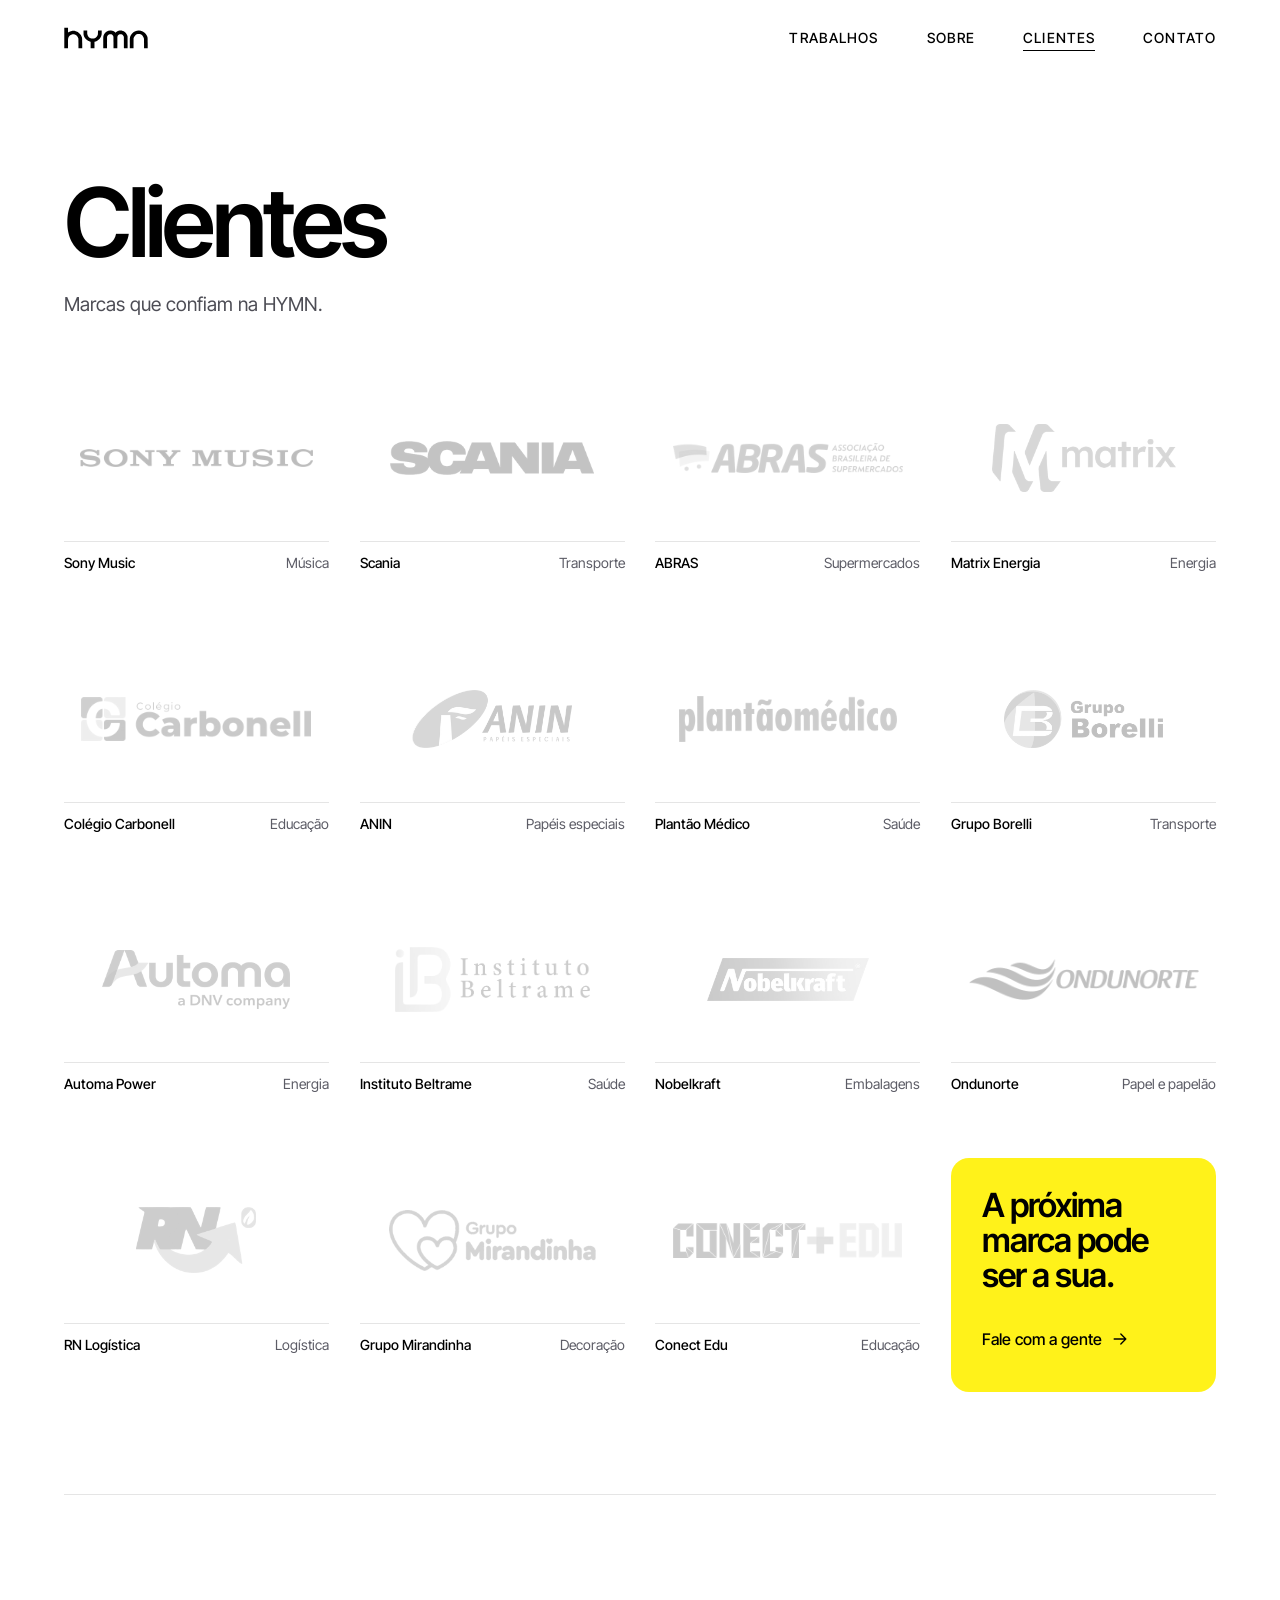
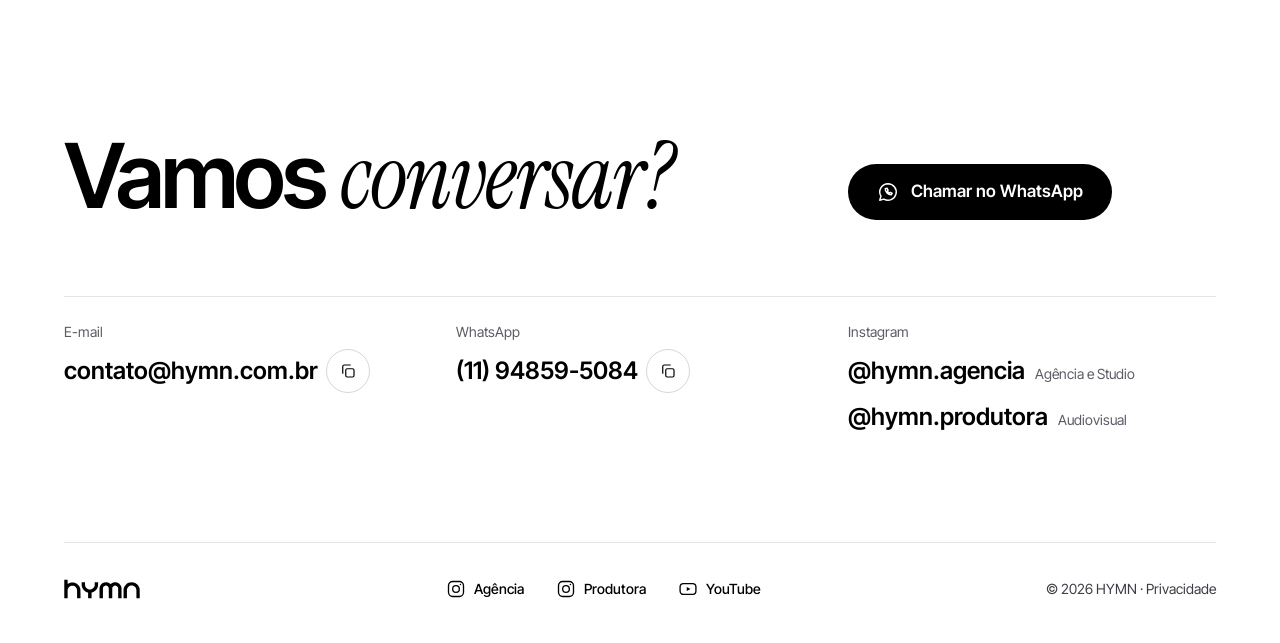
<file: v10/clientes.html>
<!doctype html>
<html lang="pt-BR">
<head>
<meta charset="utf-8">
<meta name="viewport" content="width=device-width, initial-scale=1, viewport-fit=cover">
<meta name="theme-color" content="#000000">
<meta name="color-scheme" content="only dark">
<title>Clientes | HYMN</title>
<meta name="description" content="Marcas que confiam na HYMN.">
<meta name="robots" content="noindex, nofollow">
<link rel="preconnect" href="https://fonts.googleapis.com">
<link rel="preconnect" href="https://fonts.gstatic.com" crossorigin>
<link rel="stylesheet" href="https://fonts.googleapis.com/css2?family=Inter+Tight:wght@400;500;600&family=Instrument+Serif:ital@1&display=swap">
<link rel="stylesheet" href="tokens.css">
<link rel="stylesheet" href="componentes.css">
<link rel="stylesheet" href="site.css">
<style>
.lista-cl { padding-bottom: var(--secao); }
.grade-cl { list-style: none; margin: 0; padding: 0; display: grid; grid-template-columns: repeat(4, minmax(0, 1fr)); gap: clamp(40px, 5vw, 72px) clamp(16px, 2.4vw, 40px); }
.cliente { position: relative; }
.logo-area { display: grid; place-items: center; aspect-ratio: 16 / 10; padding: 16px; }
.logo-cl { color: var(--cor-preto); opacity: 0.26; font: 600 clamp(1.6rem, 2.6vw, 2.4rem)/1 var(--fonte-texto); letter-spacing: -0.03em; white-space: nowrap; transition: color 300ms ease, opacity 300ms ease, transform 500ms var(--pg-entrada); }
.logo-cl img { display: block; width: calc(var(--w) * 1px); max-width: 100%; height: auto; filter: grayscale(1); transition: filter 300ms ease; }
.logo-cl.caixa { font-size: clamp(1.15rem, 1.9vw, 1.7rem); letter-spacing: 0.16em; text-transform: uppercase; }
.logo-cl.fino { font-weight: 400; letter-spacing: -0.04em; }
.logo-cl.serifa { font: italic 400 clamp(2rem, 3.3vw, 3rem)/1 var(--fonte-destaque, "Instrument Serif", serif); letter-spacing: 0; }
.logo-cl.nome-cl { font-size: clamp(1.05rem, 1.7vw, 1.5rem); letter-spacing: -0.02em; white-space: normal; text-align: center; }
.logo-cl.forte { letter-spacing: -0.06em; text-transform: lowercase; font-size: clamp(1.9rem, 3vw, 2.8rem); }
.dados-cl { display: flex; justify-content: space-between; align-items: baseline; gap: 12px; padding-top: 12px; border-top: var(--borda) solid rgb(0 0 0 / 10%); font-size: 14px; line-height: 1.3; color: #5C5C66; transition: border-color 300ms ease; }
.dados-cl b { font-weight: 500; color: var(--cor-preto); }
.cliente.is-cor .logo-cl { color: var(--cor); opacity: 1; transform: scale(1.04); }
.cliente.is-cor .logo-cl img { filter: none; }
.cliente.is-cor .dados-cl { border-color: var(--cor); }
@media (hover: hover) and (pointer: fine) {
  .cliente:hover .logo-cl { color: var(--cor); opacity: 1; transform: scale(1.04); }
  .cliente:hover .logo-cl img { filter: none; }
  .cliente:hover .dados-cl { border-color: var(--cor); }
}
.cliente--convite { grid-column: span 1; display: flex; flex-direction: column; justify-content: space-between; gap: 24px; min-height: 100%; padding: clamp(20px, 2.4vw, 32px); border-radius: 18px; background: var(--cor-amarelo); color: var(--cor-preto); color-scheme: only light; }
.cliente--convite p { font: var(--peso-titulo) clamp(1.6rem, 2.6vw, 2.4rem)/1.05 var(--fonte-texto); letter-spacing: -0.03em; max-width: 14ch; }
.cliente--convite .link3 { font-size: 16px; }
.cliente--convite .link3:focus-visible { outline: 2px solid var(--cor-preto); outline-offset: 4px; border-radius: 4px; }
@media (max-width: 1024px) {
  .grade-cl { grid-template-columns: repeat(3, minmax(0, 1fr)); }
  .cliente--convite { grid-column: 1 / -1; min-height: 200px; }
  .logo-cl img { width: calc(var(--w) * 0.85px); }
}
@media (max-width: 700px) {
  .grade-cl { grid-template-columns: repeat(2, minmax(0, 1fr)); gap: 36px 16px; }
  .logo-area { padding: 8px; }
  .dados-cl { flex-direction: column; gap: 2px; font-size: 13px; }
  .logo-cl { font-size: 1.35rem; }
  .logo-cl.caixa { font-size: 0.95rem; letter-spacing: 0.12em; }
  .logo-cl.serifa { font-size: 1.75rem; }
  .logo-cl.forte { font-size: 1.6rem; }
  .logo-cl.nome-cl { font-size: 1.05rem; }
  .cliente--convite { grid-column: span 1; min-height: 0; }
  .logo-cl img { width: calc(var(--w) * 0.62px); }
}
</style>
</head>
<body>
<svg xmlns="http://www.w3.org/2000/svg" style="position:absolute;width:0;height:0" aria-hidden="true">
<defs>
<symbol id="i-seta" viewBox="0 0 24 24"><path d="M5 12h14M13 6l6 6-6 6"/></symbol>
<symbol id="i-seta-esq" viewBox="0 0 24 24"><path d="M19 12H5M11 6l-6 6 6 6"/></symbol>
<symbol id="i-sobe" viewBox="0 0 24 24"><path d="M4 16l8-8 8 8"/></symbol>
<symbol id="i-fechar" viewBox="0 0 24 24"><path d="M6 6l12 12M18 6L6 18"/></symbol>
<symbol id="i-play" viewBox="0 0 24 24"><path d="M8 5.5v13l11-6.5z" fill="currentColor" stroke="none"/></symbol>
<symbol id="i-pausa" viewBox="0 0 24 24"><path d="M8.5 5v14M15.5 5v14"/></symbol>
<symbol id="i-som" viewBox="0 0 24 24"><path d="M4 9.5v5h4l5 4v-13l-5 4z"/><path d="M16.5 9a4 4 0 0 1 0 6M19 6.5a7.5 7.5 0 0 1 0 11"/></symbol>
<symbol id="i-copiar" viewBox="0 0 24 24"><rect x="9" y="9" width="11" height="11" rx="2"/><path d="M5 15V6a2 2 0 0 1 2-2h8"/></symbol>
<symbol id="i-check" viewBox="0 0 24 24"><path d="M5 12.5l4.5 4.5L19 7"/></symbol>
<symbol id="i-camera" viewBox="0 0 24 24"><rect x="3" y="6.5" width="12" height="11" rx="2"/><path d="M15 10.5l6-3.5v10l-6-3.5"/></symbol>
<symbol id="i-ia" viewBox="0 0 24 24"><path d="M11 3.5l1.9 5.1L18 10.5l-5.1 1.9L11 17.5l-1.9-5.1L4 10.5l5.1-1.9z"/><path d="M18.5 15.5l.7 1.8 1.8.7-1.8.7-.7 1.8-.7-1.8-1.8-.7 1.8-.7z"/></symbol>
<symbol id="i-alvo" viewBox="0 0 24 24"><circle cx="12" cy="12" r="9"/><circle cx="12" cy="12" r="5"/><circle cx="12" cy="12" r="1.2" fill="currentColor" stroke="none"/></symbol>
<symbol id="i-instagram" viewBox="0 0 24 24"><rect x="3" y="3" width="18" height="18" rx="5"/><circle cx="12" cy="12" r="4"/><circle cx="17.3" cy="6.7" r=".9" fill="currentColor" stroke="none"/></symbol>
<symbol id="i-youtube" viewBox="0 0 24 24"><rect x="2.5" y="5.5" width="19" height="13" rx="4"/><path d="M10.5 9.5v5l4.5-2.5z" fill="currentColor" stroke="none"/></symbol>
<symbol id="i-linkedin" viewBox="0 0 24 24"><rect x="3" y="3" width="18" height="18" rx="3"/><path d="M8 10.5V16M8 7.8v.1M11.5 16v-5.5M11.5 13c0-1.6 1-2.6 2.4-2.6s2.1 1 2.1 2.6V16"/></symbol>
<symbol id="i-whatsapp" viewBox="0 0 24 24"><path d="M12 3a9 9 0 0 0-7.7 13.6L3 21l4.5-1.2A9 9 0 1 0 12 3z"/><path d="M9 8.5c0 3.6 2.9 6.5 6.5 6.5l1-1.6-2.1-1-1 .8a4.6 4.6 0 0 1-2.1-2.1l.8-1-1-2.1z"/></symbol>
</defs>
</svg>
<a class="pular" href="#conteudo">Pular para o conteúdo</a>
<header class="topo3 is-claro" data-topo>
  <a class="marca" href="index.html" aria-label="HYMN, início"><img class="logo-branco" src="assets/logo-branco.svg" alt="HYMN"><img class="logo-preto" src="assets/logo-preto.svg" alt=""></a>
  <nav aria-label="Menu principal">
    <a href="trabalhos.html">Trabalhos</a>
    <a href="sobre.html">Sobre</a>
    <a href="clientes.html" aria-current="page">Clientes</a>
    <a href="#contato">Contato</a>
  </nav>
  <button class="btn-menu3" type="button" aria-expanded="false" aria-controls="menu-cel" data-abre-menu>Menu</button>
</header>
<div class="menu-cel" id="menu-cel" hidden>
  <div class="cabeca"><img src="assets/logo-branco.svg" alt="HYMN"><button class="btn-menu3" type="button" style="display:inline-flex" data-fecha-menu>Fechar</button></div>
  <ul>
    <li style="--n:0"><a href="trabalhos.html" data-fecha-menu>Trabalhos</a></li>
    <li style="--n:1"><a href="sobre.html" data-fecha-menu>Sobre</a></li>
    <li style="--n:2"><a href="clientes.html" aria-current="page" data-fecha-menu>Clientes</a></li>
    <li style="--n:3"><a href="#contato" data-fecha-menu>Contato</a></li>
  </ul>
  <div class="rodape-menu"><span>contato@hymn.com.br</span><span>(11) 94859-5084</span></div>
</div>
<main id="conteudo" tabindex="-1">
  <section class="cabeca-pg miolo claro" aria-labelledby="t-pg" data-tom="claro">
    <h1 id="t-pg">Clientes</h1>
    <p class="apoio-pg">Marcas que confiam na HYMN.</p>
  </section>
    <section class="lista-cl miolo claro" aria-label="Marcas" data-tom="claro">
    <ul class="grade-cl" data-clientes>
      <li class="cliente" style="--cor:#E4002B"><span class="logo-area"><span class="logo-cl"><img src="assets/logos/sony.webp" alt="" style="--w:236" loading="lazy" decoding="async"></span></span><span class="dados-cl"><b>Sony Music</b><span>Música</span></span></li>
      <li class="cliente" style="--cor:#041E42"><span class="logo-area"><span class="logo-cl"><img src="assets/logos/scania.webp" alt="" style="--w:204" loading="lazy" decoding="async"></span></span><span class="dados-cl"><b>Scania</b><span>Transporte</span></span></li>
      <li class="cliente" style="--cor:#0048A8"><span class="logo-area"><span class="logo-cl"><img src="assets/logos/abras.webp" alt="" style="--w:230" loading="lazy" decoding="async"></span></span><span class="dados-cl"><b>ABRAS</b><span>Supermercados</span></span></li>
      <li class="cliente" style="--cor:#D84818"><span class="logo-area"><span class="logo-cl"><img src="assets/logos/matrix.webp" alt="" style="--w:184" loading="lazy" decoding="async"></span></span><span class="dados-cl"><b>Matrix Energia</b><span>Energia</span></span></li>
      <li class="cliente" style="--cor:#183060"><span class="logo-area"><span class="logo-cl"><img src="assets/logos/carbonell.webp" alt="" style="--w:230" loading="lazy" decoding="async"></span></span><span class="dados-cl"><b>Colégio Carbonell</b><span>Educação</span></span></li>
      <li class="cliente" style="--cor:#1F5C55"><span class="logo-area"><span class="logo-cl"><img src="assets/logos/anin.webp" alt="" style="--w:160" loading="lazy" decoding="async"></span></span><span class="dados-cl"><b>ANIN</b><span>Papéis especiais</span></span></li>
      <li class="cliente" style="--cor:#D7141A"><span class="logo-area"><span class="logo-cl"><img src="assets/logos/plantao.webp" alt="" style="--w:218" loading="lazy" decoding="async"></span></span><span class="dados-cl"><b>Plantão Médico</b><span>Saúde</span></span></li>
      <li class="cliente" style="--cor:#5E9A1E"><span class="logo-area"><span class="logo-cl"><img src="assets/logos/borelli.webp" alt="" style="--w:159" loading="lazy" decoding="async"></span></span><span class="dados-cl"><b>Grupo Borelli</b><span>Transporte</span></span></li>
      <li class="cliente" style="--cor:#0030F0"><span class="logo-area"><span class="logo-cl"><img src="assets/logos/automa.webp" alt="" style="--w:188" loading="lazy" decoding="async"></span></span><span class="dados-cl"><b>Automa Power</b><span>Energia</span></span></li>
            <li class="cliente" style="--cor:#5D3125"><span class="logo-area"><span class="logo-cl"><img src="assets/logos/beltrame.webp" alt="" style="--w:195" loading="lazy" decoding="async"></span></span><span class="dados-cl"><b>Instituto Beltrame</b><span>Saúde</span></span></li>
      <li class="cliente" style="--cor:#E0B000"><span class="logo-area"><span class="logo-cl"><img src="assets/logos/nobelkraft.webp" alt="" style="--w:162" loading="lazy" decoding="async"></span></span><span class="dados-cl"><b>Nobelkraft</b><span>Embalagens</span></span></li>
      <li class="cliente" style="--cor:#0A0A0A"><span class="logo-area"><span class="logo-cl"><img src="assets/logos/ondunorte.webp" alt="" style="--w:230" loading="lazy" decoding="async"></span></span><span class="dados-cl"><b>Ondunorte</b><span>Papel e papelão</span></span></li>
      <li class="cliente" style="--cor:#F09018"><span class="logo-area"><span class="logo-cl"><img src="assets/logos/rn.webp" alt="" style="--w:120" loading="lazy" decoding="async"></span></span><span class="dados-cl"><b>RN Logística</b><span>Logística</span></span></li>
      <li class="cliente" style="--cor:#E8323C"><span class="logo-area"><span class="logo-cl"><img src="assets/logos/mirandinha.webp" alt="" style="--w:207" loading="lazy" decoding="async"></span></span><span class="dados-cl"><b>Grupo Mirandinha</b><span>Decoração</span></span></li>
      <li class="cliente" style="--cor:#9EA22A"><span class="logo-area"><span class="logo-cl"><img src="assets/logos/conectedu.webp" alt="" style="--w:229" loading="lazy" decoding="async"></span></span><span class="dados-cl"><b>Conect Edu</b><span>Educação</span></span></li>
      <li class="cliente cliente--convite">
        <p>A próxima marca pode ser a sua.</p>
                <a class="link3" href="https://wa.me/5511948595084?text=Ol%C3%A1%2C%20HYMN%21%20Vi%20os%20clientes%20no%20site%20e%20quero%20conversar%20sobre%20a%20minha%20marca." target="_blank" rel="noopener">Fale com a gente<svg class="ic"><use href="#i-seta"/></svg></a>
      </li>
    </ul>
  </section>
  <section class="contato3" id="contato" aria-labelledby="t-contato" data-contato data-tom="claro">
    <div class="painel3 miolo">
      <div class="topo-contato">
        <div class="volta-centro" data-volta><a class="volta3" href="#conteudo"><svg class="ic"><use href="#i-sobe"/></svg><span>Voltar ao<br>topo</span></a></div>
        <h2 id="t-contato">Vamos <em>conversar?</em></h2>
                <a class="btn btn--whats" href="https://wa.me/5511948595084?text=Ol%C3%A1%2C%20HYMN%21%20Vi%20os%20trabalhos%20no%20site%20e%20quero%20pedir%20um%20or%C3%A7amento.%20O%20que%20eu%20preciso%20%C3%A9%3A%20" target="_blank" rel="noopener"><svg class="ic"><use href="#i-whatsapp"/></svg>Chamar no WhatsApp</a>
      </div>
            <div class="linhas3">
        <div><span class="rot">E-mail</span><span class="valor"><span data-texto>contato@hymn.com.br</span><button class="copiar3" type="button" aria-label="Copiar e-mail" data-copia="contato@hymn.com.br"><svg class="ic"><use href="#i-copiar"/></svg></button></span></div>
        <div><span class="rot">WhatsApp</span><span class="valor"><span data-texto>(11) 94859-5084</span><button class="copiar3" type="button" aria-label="Copiar número do WhatsApp" data-copia="11948595084"><svg class="ic"><use href="#i-copiar"/></svg></button></span></div>
        <div><span class="rot">Instagram</span><span class="insta3">
          <a href="https://www.instagram.com/hymn.agencia/" target="_blank" rel="noopener"><span class="arroba">@hymn.agencia</span><span class="de">Agência e Studio</span></a>
          <a href="https://www.instagram.com/hymn.produtora/" target="_blank" rel="noopener"><span class="arroba">@hymn.produtora</span><span class="de">Audiovisual</span></a>
        </span></div>
      </div>
      <footer class="rodape3">
        <span class="marca"><img src="assets/logo-preto.svg" alt="HYMN"></span>
        <span class="redes">
                    <a href="https://www.instagram.com/hymn.agencia/" target="_blank" rel="noopener" aria-label="Instagram da HYMN Agência (@hymn.agencia)"><svg class="ic"><use href="#i-instagram"/></svg><span>Agência</span></a>
          <a href="https://www.instagram.com/hymn.produtora/" target="_blank" rel="noopener" aria-label="Instagram da HYMN Audiovisual (@hymn.produtora)"><svg class="ic"><use href="#i-instagram"/></svg><span>Produtora</span></a>
          <a href="https://www.youtube.com/@hymn6675" target="_blank" rel="noopener" aria-label="YouTube da HYMN"><svg class="ic"><use href="#i-youtube"/></svg><span>YouTube</span></a>
        </span>
        <span>© 2026 HYMN · Privacidade</span>
      </footer>
    </div>
  </section>
</main>
<script src="site.js"></script>
<script>
(function () {
  var temMouse = window.matchMedia('(hover: hover) and (pointer: fine)').matches;
  if (temMouse || !('IntersectionObserver' in window)) return;
  var io = new IntersectionObserver(function (es) {
    es.forEach(function (e) { e.target.classList.toggle('is-cor', e.isIntersecting); });
  }, { rootMargin: '-47% 0px -47% 0px', threshold: 0 });
  Array.prototype.forEach.call(document.querySelectorAll('[data-clientes] > .cliente:not(.cliente--convite)'), function (c) { io.observe(c); });
})();
</script>
</body>
</html>
</file>
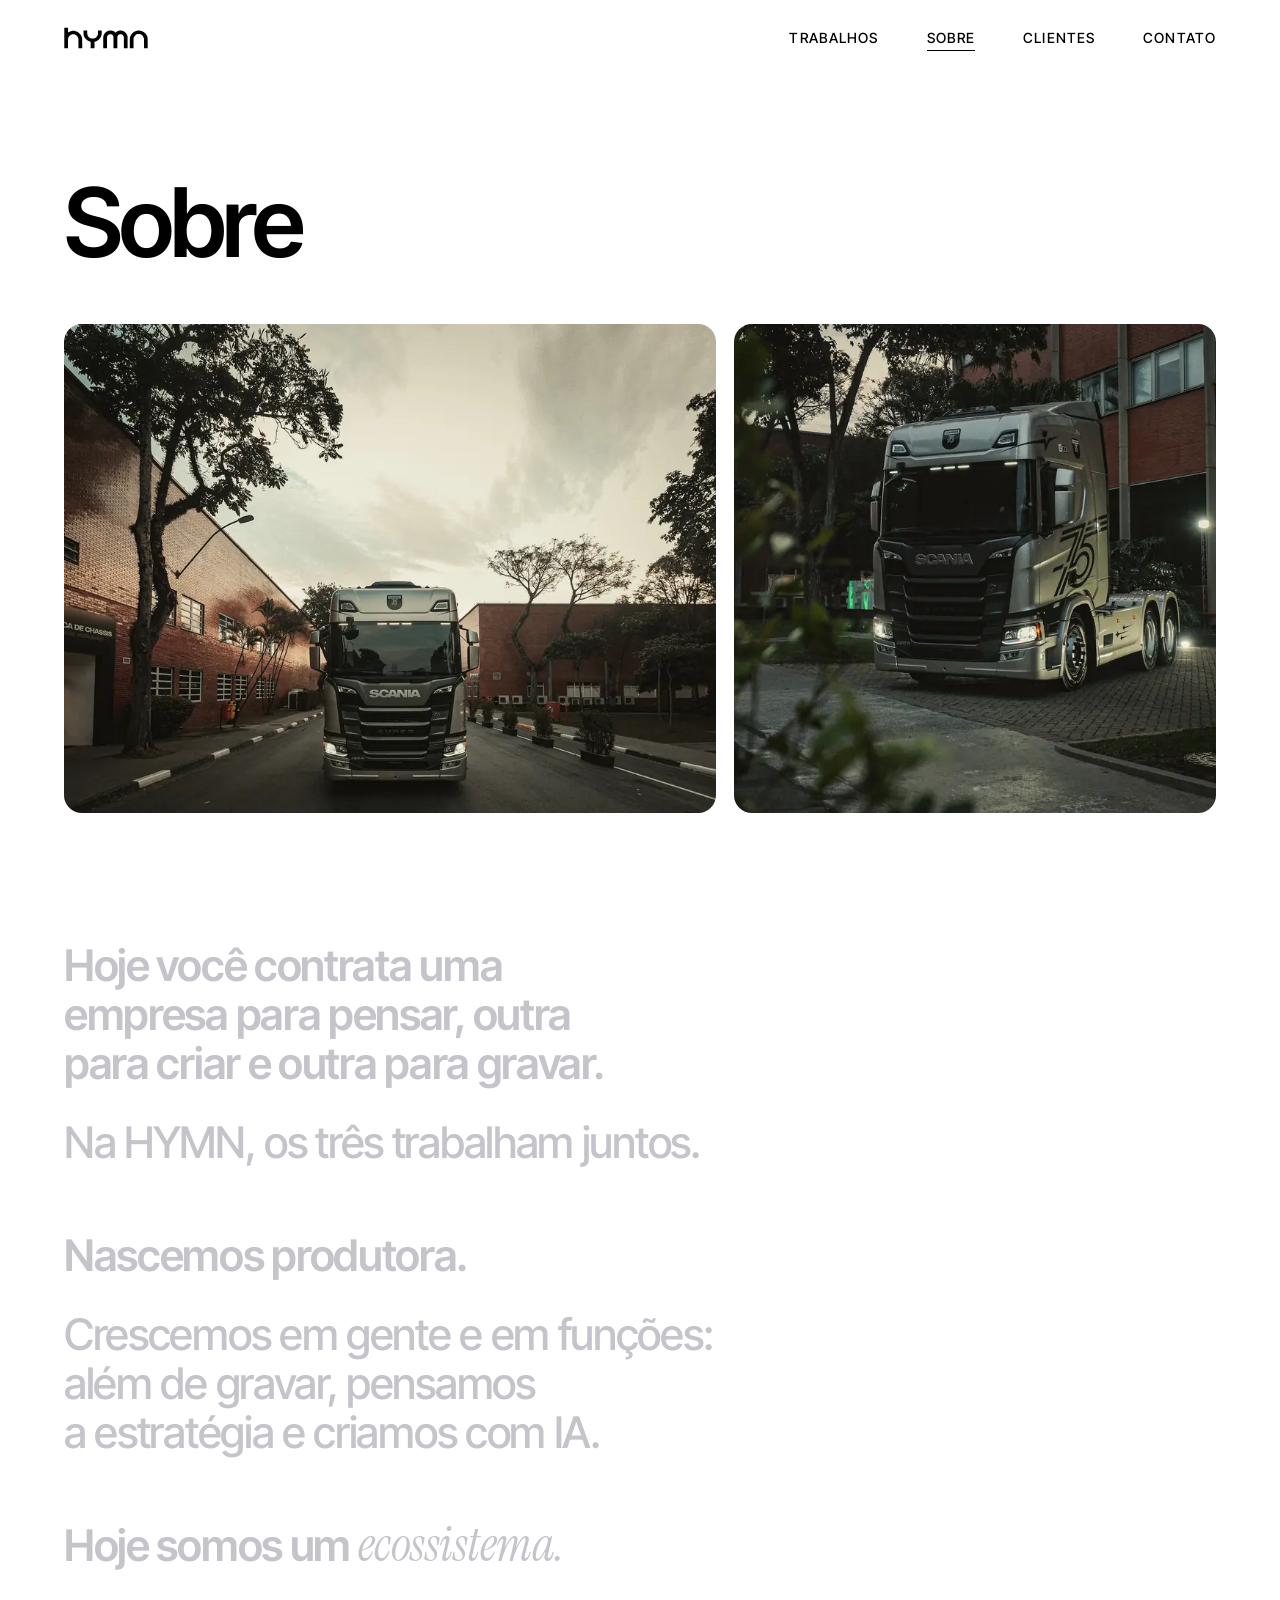
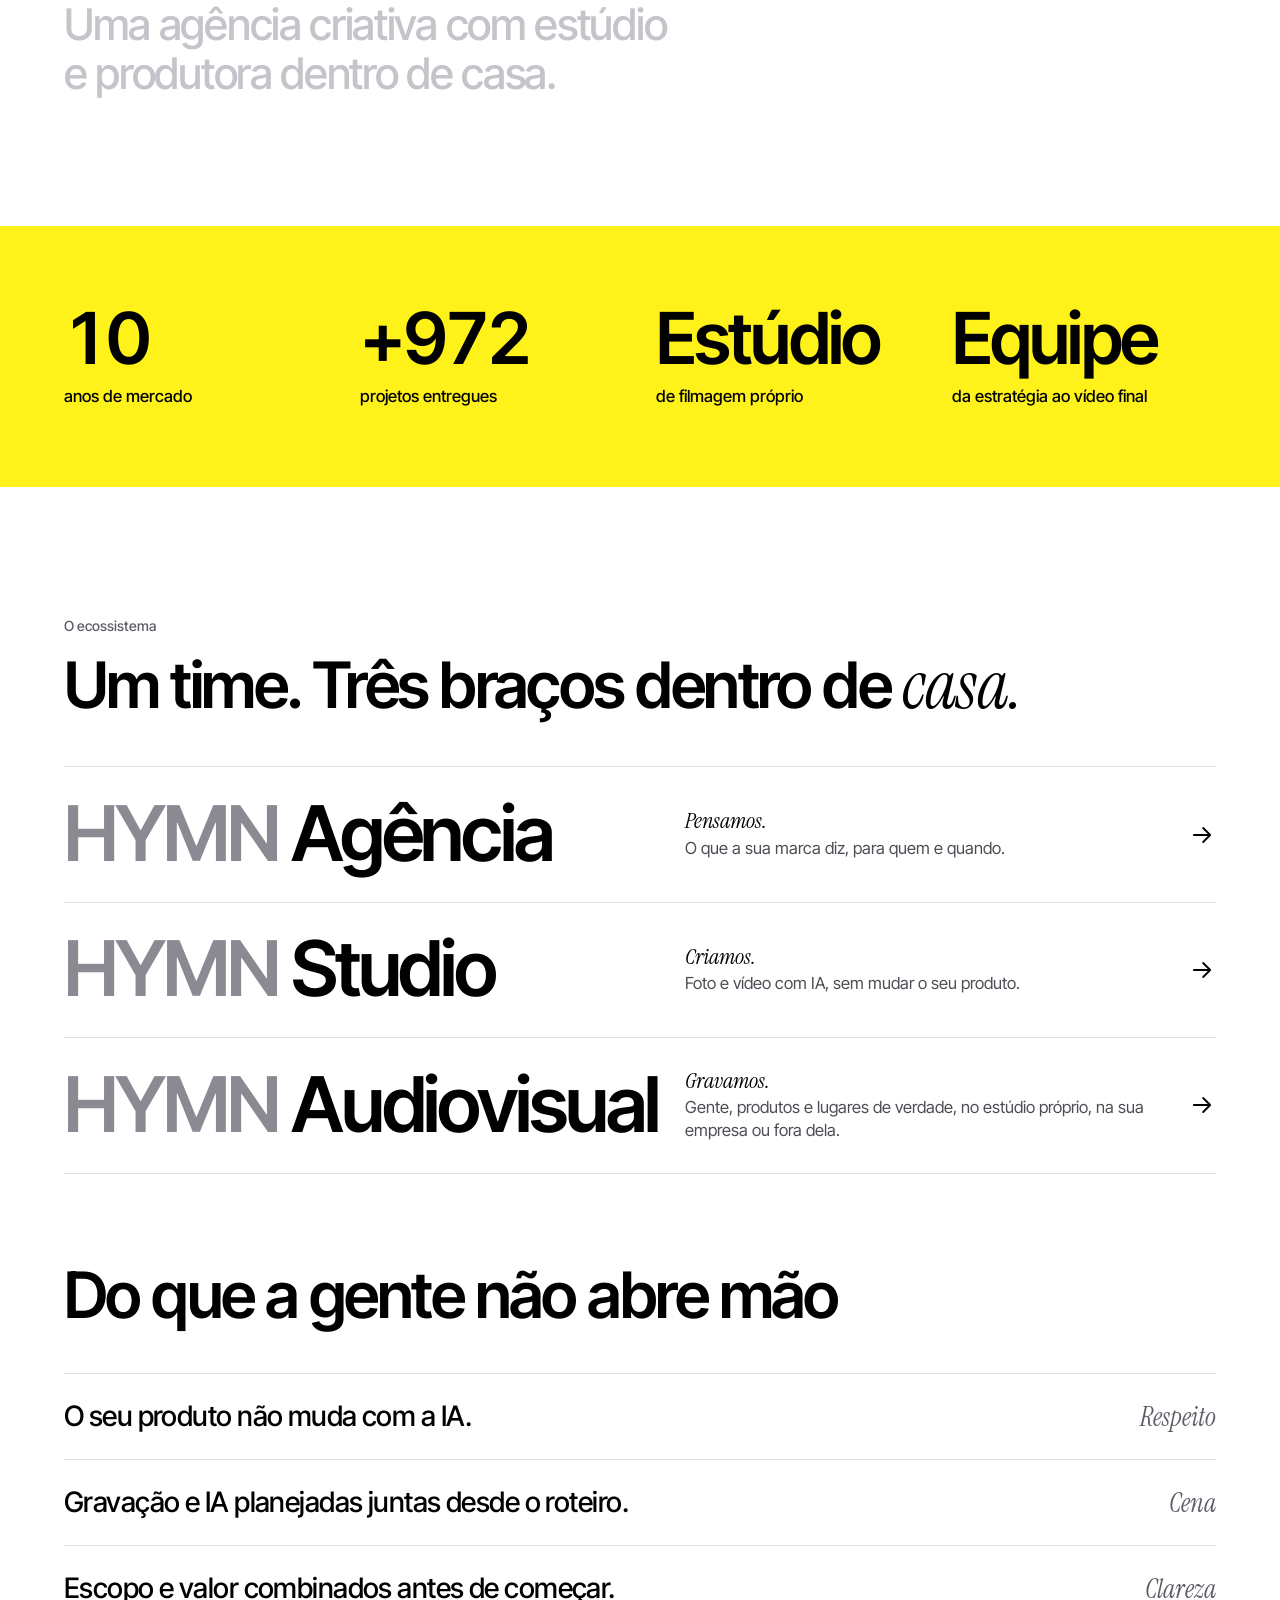
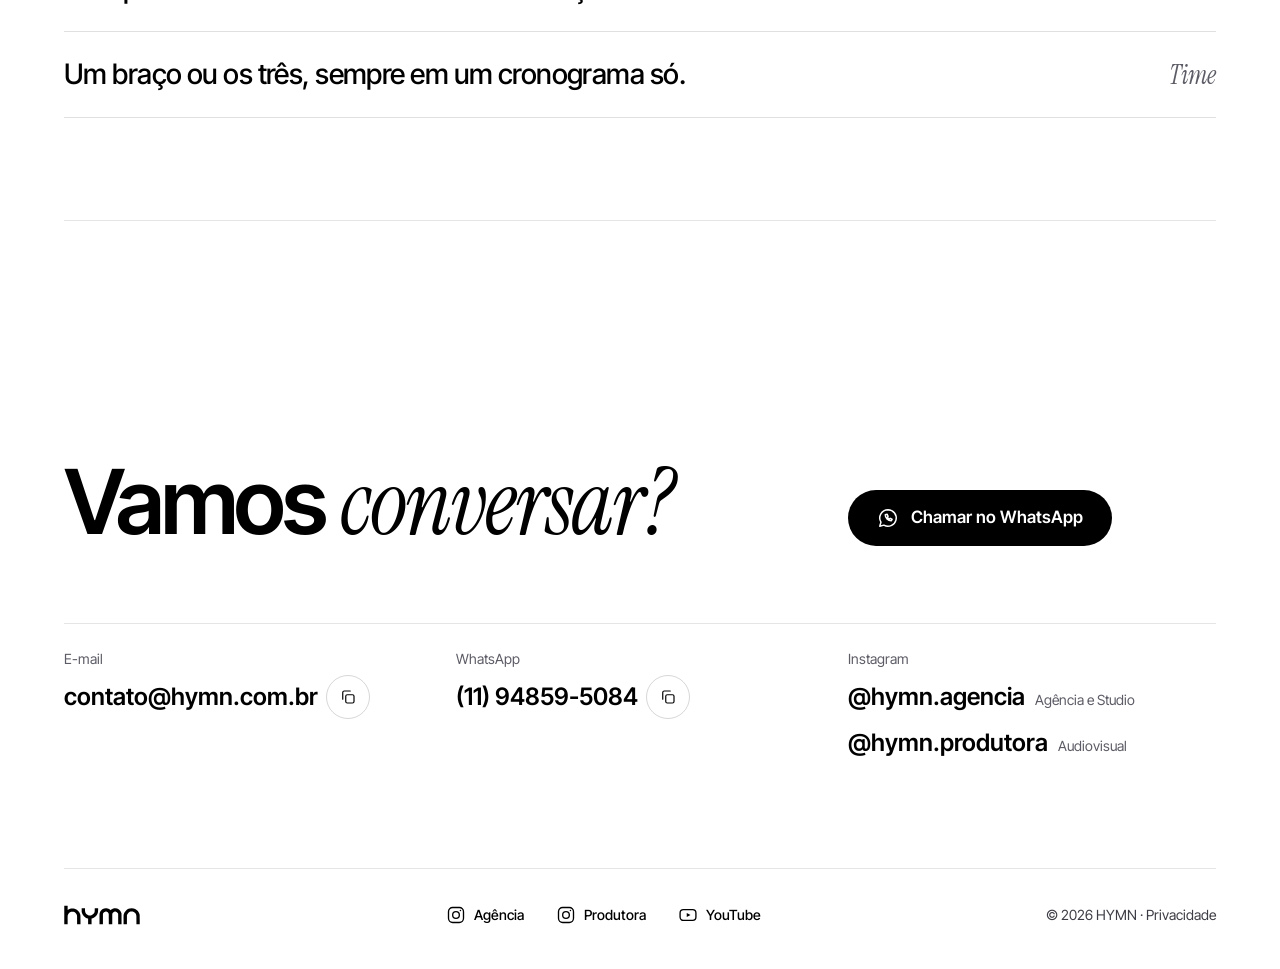
<file: v10/sobre.html>
<!doctype html>
<html lang="pt-BR">
<head>
<meta charset="utf-8">
<meta name="viewport" content="width=device-width, initial-scale=1, viewport-fit=cover">
<meta name="theme-color" content="#000000">
<meta name="color-scheme" content="only dark">
<title>Sobre | HYMN</title>
<meta name="description" content="Nascemos produtora. Hoje somos um ecossistema: uma agência criativa com estúdio e produtora dentro de casa.">
<meta name="robots" content="noindex, nofollow">
<link rel="preconnect" href="https://fonts.googleapis.com">
<link rel="preconnect" href="https://fonts.gstatic.com" crossorigin>
<link rel="stylesheet" href="https://fonts.googleapis.com/css2?family=Inter+Tight:wght@400;500;600&family=Instrument+Serif:ital@1&display=swap">
<link rel="stylesheet" href="tokens.css">
<link rel="stylesheet" href="componentes.css">
<link rel="stylesheet" href="site.css">
<style>
.fotos-sb { display: grid; grid-template-columns: 1.15fr 0.85fr; gap: clamp(12px, 1.4vw, 20px); padding-bottom: clamp(72px, 10vw, 152px); }
.fotos-sb figure { margin: 0; overflow: hidden; border-radius: 18px; background: #EDEDF0; aspect-ratio: 4 / 3; }
.fotos-sb figure:last-child { aspect-ratio: auto; }
.fotos-sb img { width: 100%; height: 100%; object-fit: cover; object-position: var(--fx, 50%) var(--fy, 50%); }
.texto-sb { display: grid; gap: clamp(20px, 2.4vw, 36px); max-width: 30ch; padding-bottom: clamp(72px, 10vw, 152px); font: 500 clamp(1.6rem, 3.4vw, 3rem)/1.12 var(--fonte-texto); letter-spacing: -0.03em; text-wrap: pretty; }
.texto-sb p { transition: color 400ms ease; text-wrap: balance; }   
.texto-sb .forte { font-weight: var(--peso-titulo); }
.texto-sb .forte:not(:first-child) { margin-top: clamp(16px, 2.6vw, 44px); }   
.texto-sb em { font: italic 400 1.1em/1 var(--fonte-destaque, "Instrument Serif", serif); letter-spacing: -0.01em; }
.anima .texto-sb p { color: #C4C4CA; }
.anima .texto-sb p.is-lida { color: var(--cor-preto); }
.numeros-sb { background: var(--cor-amarelo); color: var(--cor-preto); color-scheme: only light; padding-block: clamp(48px, 6vw, 88px); }
.numeros-sb ul { list-style: none; margin: 0; padding: 0; display: grid; grid-template-columns: repeat(4, minmax(0, 1fr)); gap: var(--esp-6); }
.numeros-sb b { display: block; font: var(--peso-titulo) clamp(2.6rem, 5.6vw, 5rem)/1 var(--fonte-texto); letter-spacing: -0.04em; font-variant-numeric: tabular-nums; }
.numeros-sb span { display: block; margin-top: 10px; font-size: clamp(1rem, 1.3vw, 1.25rem); font-weight: 500; text-wrap: balance; }
.bracos-sb { padding-block: clamp(72px, 10vw, 152px) clamp(56px, 7vw, 104px); }
.rot-sb { font-size: var(--tam-legenda); font-weight: 500; color: #5C5C66; margin-bottom: var(--esp-4); }
.bracos-sb h2 { font: var(--peso-titulo) clamp(2.2rem, 5vw, 4.25rem)/1 var(--fonte-texto); letter-spacing: -0.04em; margin-bottom: clamp(28px, 3.6vw, 52px); text-wrap: balance; }   
.bracos-sb h2 em { font-size: 1.06em; }
.linhas-sb { list-style: none; margin: 0; padding: 0; border-top: var(--borda) solid rgb(0 0 0 / 12%); }
.linhas-sb li { border-bottom: var(--borda) solid rgb(0 0 0 / 12%); }
.linhas-sb a { display: grid; grid-template-columns: minmax(0, 1fr) minmax(0, 0.8fr) auto; align-items: center; gap: var(--esp-6); padding-block: clamp(18px, 2.4vw, 32px); -webkit-tap-highlight-color: transparent; }
.linhas-sb .nome-sb { font: var(--peso-titulo) clamp(2.2rem, 6vw, 5.4rem)/0.95 var(--fonte-texto); letter-spacing: -0.04em; white-space: nowrap; }
.linhas-sb .nome-sb span { color: #8A8A93; transition: color 300ms ease; }   
.linhas-sb .diz { display: grid; gap: 4px; font-size: clamp(1rem, 1.3vw, 1.2rem); line-height: 1.35; color: #4D4D55; text-wrap: pretty; }
.linhas-sb .diz i { font: italic 400 1.35em/1 var(--fonte-destaque, "Instrument Serif", serif); color: var(--cor-preto); }
.linhas-sb .ic { width: 28px; height: 28px; transition: transform 300ms var(--pg-entrada); }
.linhas-sb a:active { transform: scale(0.99); }
.linhas-sb a:focus-visible { outline: 2px solid var(--cor-preto); outline-offset: 4px; border-radius: 6px; }
@media (hover: hover) and (pointer: fine) {
  .linhas-sb a:hover .nome-sb span { color: var(--cor-preto); }
  .linhas-sb a:hover .ic { transform: translateX(6px); }
}
.pilares-sb { padding-bottom: var(--secao); }
.pilares-sb h2 { font: var(--peso-titulo) clamp(2.2rem, 5vw, 4.25rem)/1 var(--fonte-texto); letter-spacing: -0.04em; margin-bottom: clamp(28px, 3.6vw, 52px); text-wrap: balance; }
.pilares-sb ul { list-style: none; margin: 0; padding: 0; border-top: var(--borda) solid rgb(0 0 0 / 12%); }
.pilares-sb li { display: flex; justify-content: space-between; align-items: baseline; gap: var(--esp-6); padding-block: clamp(16px, 2vw, 26px); border-bottom: var(--borda) solid rgb(0 0 0 / 12%); }
.pilares-sb li b { font: 500 clamp(1.25rem, 2.2vw, 2rem)/1.2 var(--fonte-texto); letter-spacing: -0.02em; text-wrap: balance; }   
.pilares-sb li span { flex: none; font: italic 400 clamp(1.25rem, 2vw, 1.85rem)/1 var(--fonte-destaque, "Instrument Serif", serif); color: #5C5C66; }
@media (max-width: 860px) {
  .numeros-sb ul { grid-template-columns: repeat(2, minmax(0, 1fr)); gap: var(--esp-7) var(--esp-5); }
  .linhas-sb a { grid-template-columns: minmax(0, 1fr) auto; gap: var(--esp-3) var(--esp-4); }
  .linhas-sb .diz { grid-column: 1; grid-row: 2; }
  .linhas-sb .ic { grid-column: 2; grid-row: 1; }
}
@media (max-width: 600px) {
  .fotos-sb { grid-template-columns: minmax(0, 1fr); }
  .fotos-sb figure:last-child { aspect-ratio: 4 / 3; }
  .fotos-sb figure { border-radius: 14px; }
  .texto-sb { font-size: clamp(1.5rem, 6.6vw, 1.9rem); }
  .linhas-sb .nome-sb { font-size: clamp(1.9rem, 9.6vw, 2.6rem); }
  .pilares-sb li { display: grid; gap: 8px; }
}
</style>
</head>
<body>
<svg xmlns="http://www.w3.org/2000/svg" style="position:absolute;width:0;height:0" aria-hidden="true">
<defs>
<symbol id="i-seta" viewBox="0 0 24 24"><path d="M5 12h14M13 6l6 6-6 6"/></symbol>
<symbol id="i-seta-esq" viewBox="0 0 24 24"><path d="M19 12H5M11 6l-6 6 6 6"/></symbol>
<symbol id="i-sobe" viewBox="0 0 24 24"><path d="M4 16l8-8 8 8"/></symbol>
<symbol id="i-fechar" viewBox="0 0 24 24"><path d="M6 6l12 12M18 6L6 18"/></symbol>
<symbol id="i-play" viewBox="0 0 24 24"><path d="M8 5.5v13l11-6.5z" fill="currentColor" stroke="none"/></symbol>
<symbol id="i-pausa" viewBox="0 0 24 24"><path d="M8.5 5v14M15.5 5v14"/></symbol>
<symbol id="i-som" viewBox="0 0 24 24"><path d="M4 9.5v5h4l5 4v-13l-5 4z"/><path d="M16.5 9a4 4 0 0 1 0 6M19 6.5a7.5 7.5 0 0 1 0 11"/></symbol>
<symbol id="i-copiar" viewBox="0 0 24 24"><rect x="9" y="9" width="11" height="11" rx="2"/><path d="M5 15V6a2 2 0 0 1 2-2h8"/></symbol>
<symbol id="i-check" viewBox="0 0 24 24"><path d="M5 12.5l4.5 4.5L19 7"/></symbol>
<symbol id="i-camera" viewBox="0 0 24 24"><rect x="3" y="6.5" width="12" height="11" rx="2"/><path d="M15 10.5l6-3.5v10l-6-3.5"/></symbol>
<symbol id="i-ia" viewBox="0 0 24 24"><path d="M11 3.5l1.9 5.1L18 10.5l-5.1 1.9L11 17.5l-1.9-5.1L4 10.5l5.1-1.9z"/><path d="M18.5 15.5l.7 1.8 1.8.7-1.8.7-.7 1.8-.7-1.8-1.8-.7 1.8-.7z"/></symbol>
<symbol id="i-alvo" viewBox="0 0 24 24"><circle cx="12" cy="12" r="9"/><circle cx="12" cy="12" r="5"/><circle cx="12" cy="12" r="1.2" fill="currentColor" stroke="none"/></symbol>
<symbol id="i-instagram" viewBox="0 0 24 24"><rect x="3" y="3" width="18" height="18" rx="5"/><circle cx="12" cy="12" r="4"/><circle cx="17.3" cy="6.7" r=".9" fill="currentColor" stroke="none"/></symbol>
<symbol id="i-youtube" viewBox="0 0 24 24"><rect x="2.5" y="5.5" width="19" height="13" rx="4"/><path d="M10.5 9.5v5l4.5-2.5z" fill="currentColor" stroke="none"/></symbol>
<symbol id="i-linkedin" viewBox="0 0 24 24"><rect x="3" y="3" width="18" height="18" rx="3"/><path d="M8 10.5V16M8 7.8v.1M11.5 16v-5.5M11.5 13c0-1.6 1-2.6 2.4-2.6s2.1 1 2.1 2.6V16"/></symbol>
<symbol id="i-whatsapp" viewBox="0 0 24 24"><path d="M12 3a9 9 0 0 0-7.7 13.6L3 21l4.5-1.2A9 9 0 1 0 12 3z"/><path d="M9 8.5c0 3.6 2.9 6.5 6.5 6.5l1-1.6-2.1-1-1 .8a4.6 4.6 0 0 1-2.1-2.1l.8-1-1-2.1z"/></symbol>
</defs>
</svg>
<a class="pular" href="#conteudo">Pular para o conteúdo</a>
<header class="topo3 is-claro" data-topo>
  <a class="marca" href="index.html" aria-label="HYMN, início"><img class="logo-branco" src="assets/logo-branco.svg" alt="HYMN"><img class="logo-preto" src="assets/logo-preto.svg" alt=""></a>
  <nav aria-label="Menu principal">
    <a href="trabalhos.html">Trabalhos</a>
    <a href="sobre.html" aria-current="page">Sobre</a>
    <a href="clientes.html">Clientes</a>
    <a href="#contato">Contato</a>
  </nav>
  <button class="btn-menu3" type="button" aria-expanded="false" aria-controls="menu-cel" data-abre-menu>Menu</button>
</header>
<div class="menu-cel" id="menu-cel" hidden>
  <div class="cabeca"><img src="assets/logo-branco.svg" alt="HYMN"><button class="btn-menu3" type="button" style="display:inline-flex" data-fecha-menu>Fechar</button></div>
  <ul>
    <li style="--n:0"><a href="trabalhos.html" data-fecha-menu>Trabalhos</a></li>
    <li style="--n:1"><a href="sobre.html" aria-current="page" data-fecha-menu>Sobre</a></li>
    <li style="--n:2"><a href="clientes.html" data-fecha-menu>Clientes</a></li>
    <li style="--n:3"><a href="#contato" data-fecha-menu>Contato</a></li>
  </ul>
  <div class="rodape-menu"><span>contato@hymn.com.br</span><span>(11) 94859-5084</span></div>
</div>
<main id="conteudo" tabindex="-1">
  <section class="cabeca-pg miolo claro" aria-labelledby="t-pg" data-tom="claro">
    <h1 id="t-pg">Sobre</h1>
  </section>
    <section class="miolo claro" aria-label="Fotos" data-tom="claro">
    <div class="fotos-sb">
      <figure style="--fx:50%;--fy:60%"><img src="assets/filme/f03.webp" srcset="assets/filme/f03-p.webp 1000w, assets/filme/f03.webp 1920w" sizes="(max-width: 600px) 100vw, 55vw" alt="Caminhão na rua da fábrica, foto da HYMN Audiovisual" decoding="async"></figure>
      <figure style="--fx:58%;--fy:55%"><img src="assets/filme/f05-p.webp" alt="" decoding="async"></figure>
    </div>
  </section>
  <section class="miolo claro" aria-label="Quem somos" data-tom="claro">
    <div class="texto-sb" data-texto-sb>
      <p class="forte">Hoje você contrata uma empresa para pensar, outra para criar e outra para gravar.</p>
      <p>Na HYMN, os três trabalham juntos.</p>
      <p class="forte">Nascemos produtora.</p>
      <p>Crescemos em gente e&nbsp;em&nbsp;funções: além de&nbsp;gravar, pensamos a&nbsp;estratégia e criamos com&nbsp;IA.</p>
      <p class="forte">Hoje somos um <em>ecossistema.</em></p>
      <p>Uma agência criativa com estúdio e produtora dentro de casa.</p>
    </div>
  </section>
  <section class="numeros-sb miolo" aria-label="A HYMN em números" data-tom="claro">
    <ul data-numeros>
      <li><b data-conta-ate="10">10</b><span>anos de mercado</span></li>
      <li><b data-conta-ate="1000" data-mais>+1.000</b><span>projetos entregues</span></li>
      <li><b>Estúdio</b><span>de filmagem próprio</span></li>
      <li><b>Equipe</b><span>da estratégia ao vídeo final</span></li>
    </ul>
  </section>
  <section class="bracos-sb miolo claro" aria-labelledby="t-bracos-sb" data-tom="claro">
        <p class="rot-sb">O ecossistema</p>
    <h2 id="t-bracos-sb">Um time. Três braços dentro de <em>casa.</em></h2>
    <ul class="linhas-sb">
      <li><a href="trabalhos.html#agencia"><span class="nome-sb"><span>HYMN</span> Agência</span><span class="diz"><i>Pensamos.</i>O que a sua marca diz, para quem e quando.</span><svg class="ic" aria-hidden="true"><use href="#i-seta"/></svg></a></li>
      <li><a href="trabalhos.html#studio"><span class="nome-sb"><span>HYMN</span> Studio</span><span class="diz"><i>Criamos.</i>Foto e vídeo com IA, sem mudar o&nbsp;seu&nbsp;produto.</span><svg class="ic" aria-hidden="true"><use href="#i-seta"/></svg></a></li>
      <li><a href="trabalhos.html#audiovisual"><span class="nome-sb"><span>HYMN</span> Audiovisual</span><span class="diz"><i>Gravamos.</i>Gente, produtos e lugares de verdade, no estúdio próprio, na sua empresa ou fora dela.</span><svg class="ic" aria-hidden="true"><use href="#i-seta"/></svg></a></li>
    </ul>
  </section>
  <section class="pilares-sb miolo claro" aria-labelledby="t-pilares" data-tom="claro">
    <h2 id="t-pilares">Do que a gente não abre mão</h2>
    <ul>
      <li><b>O seu produto não muda com a IA.</b><span>Respeito</span></li>
      <li><b>Gravação e IA planejadas juntas desde o roteiro.</b><span>Cena</span></li>
      <li><b>Escopo e valor combinados antes de começar.</b><span>Clareza</span></li>
      <li><b>Um braço ou os três, sempre em um cronograma só.</b><span>Time</span></li>
    </ul>
  </section>
  <section class="contato3" id="contato" aria-labelledby="t-contato" data-contato data-tom="claro">
    <div class="painel3 miolo">
      <div class="topo-contato">
        <div class="volta-centro" data-volta><a class="volta3" href="#conteudo"><svg class="ic"><use href="#i-sobe"/></svg><span>Voltar ao<br>topo</span></a></div>
        <h2 id="t-contato">Vamos <em>conversar?</em></h2>
                <a class="btn btn--whats" href="https://wa.me/5511948595084?text=Ol%C3%A1%2C%20HYMN%21%20Vi%20os%20trabalhos%20no%20site%20e%20quero%20pedir%20um%20or%C3%A7amento.%20O%20que%20eu%20preciso%20%C3%A9%3A%20" target="_blank" rel="noopener"><svg class="ic"><use href="#i-whatsapp"/></svg>Chamar no WhatsApp</a>
      </div>
            <div class="linhas3">
        <div><span class="rot">E-mail</span><span class="valor"><span data-texto>contato@hymn.com.br</span><button class="copiar3" type="button" aria-label="Copiar e-mail" data-copia="contato@hymn.com.br"><svg class="ic"><use href="#i-copiar"/></svg></button></span></div>
        <div><span class="rot">WhatsApp</span><span class="valor"><span data-texto>(11) 94859-5084</span><button class="copiar3" type="button" aria-label="Copiar número do WhatsApp" data-copia="11948595084"><svg class="ic"><use href="#i-copiar"/></svg></button></span></div>
        <div><span class="rot">Instagram</span><span class="insta3">
          <a href="https://www.instagram.com/hymn.agencia/" target="_blank" rel="noopener"><span class="arroba">@hymn.agencia</span><span class="de">Agência e Studio</span></a>
          <a href="https://www.instagram.com/hymn.produtora/" target="_blank" rel="noopener"><span class="arroba">@hymn.produtora</span><span class="de">Audiovisual</span></a>
        </span></div>
      </div>
      <footer class="rodape3">
        <span class="marca"><img src="assets/logo-preto.svg" alt="HYMN"></span>
        <span class="redes">
                    <a href="https://www.instagram.com/hymn.agencia/" target="_blank" rel="noopener" aria-label="Instagram da HYMN Agência (@hymn.agencia)"><svg class="ic"><use href="#i-instagram"/></svg><span>Agência</span></a>
          <a href="https://www.instagram.com/hymn.produtora/" target="_blank" rel="noopener" aria-label="Instagram da HYMN Audiovisual (@hymn.produtora)"><svg class="ic"><use href="#i-instagram"/></svg><span>Produtora</span></a>
          <a href="https://www.youtube.com/@hymn6675" target="_blank" rel="noopener" aria-label="YouTube da HYMN"><svg class="ic"><use href="#i-youtube"/></svg><span>YouTube</span></a>
        </span>
        <span>© 2026 HYMN · Privacidade</span>
      </footer>
    </div>
  </section>
</main>
<script src="site.js"></script>
<script>
(function () {
  var raiz = document.documentElement;
  var reduz = window.matchMedia('(prefers-reduced-motion: reduce)').matches;
  if (reduz || !('IntersectionObserver' in window)) return;
  raiz.classList.add('anima');
  var frases = Array.prototype.slice.call(document.querySelectorAll('[data-texto-sb] p'));
  var pedido = false;
  function acende() {
    pedido = false;
    var linha = window.innerHeight * 0.62;
    frases.forEach(function (p) { p.classList.toggle('is-lida', p.getBoundingClientRect().top < linha); });
  }
  window.addEventListener('scroll', function () { if (!pedido) { pedido = true; requestAnimationFrame(acende); } }, { passive: true });
  window.addEventListener('resize', acende);
  acende();
  var nums = Array.prototype.slice.call(document.querySelectorAll('[data-conta-ate]'));
  var faixa = document.querySelector('[data-numeros]');
  var io = new IntersectionObserver(function (es) {
    if (!es[0].isIntersecting) return;
    io.disconnect();
    var t0 = performance.now(), dur = 1100;
    (function passo(agora) {
      var p = Math.min(1, (agora - t0) / dur), k = 1 - Math.pow(1 - p, 4);
      nums.forEach(function (b) {
        var v = Math.round(parseInt(b.getAttribute('data-conta-ate'), 10) * k);
        b.textContent = (b.hasAttribute('data-mais') ? '+' : '') + v.toLocaleString('pt-BR');
      });
      if (p < 1) requestAnimationFrame(passo);
    })(t0);
  }, { threshold: 0.5 });
  io.observe(faixa);
})();
</script>
</body>
</html>
</file>
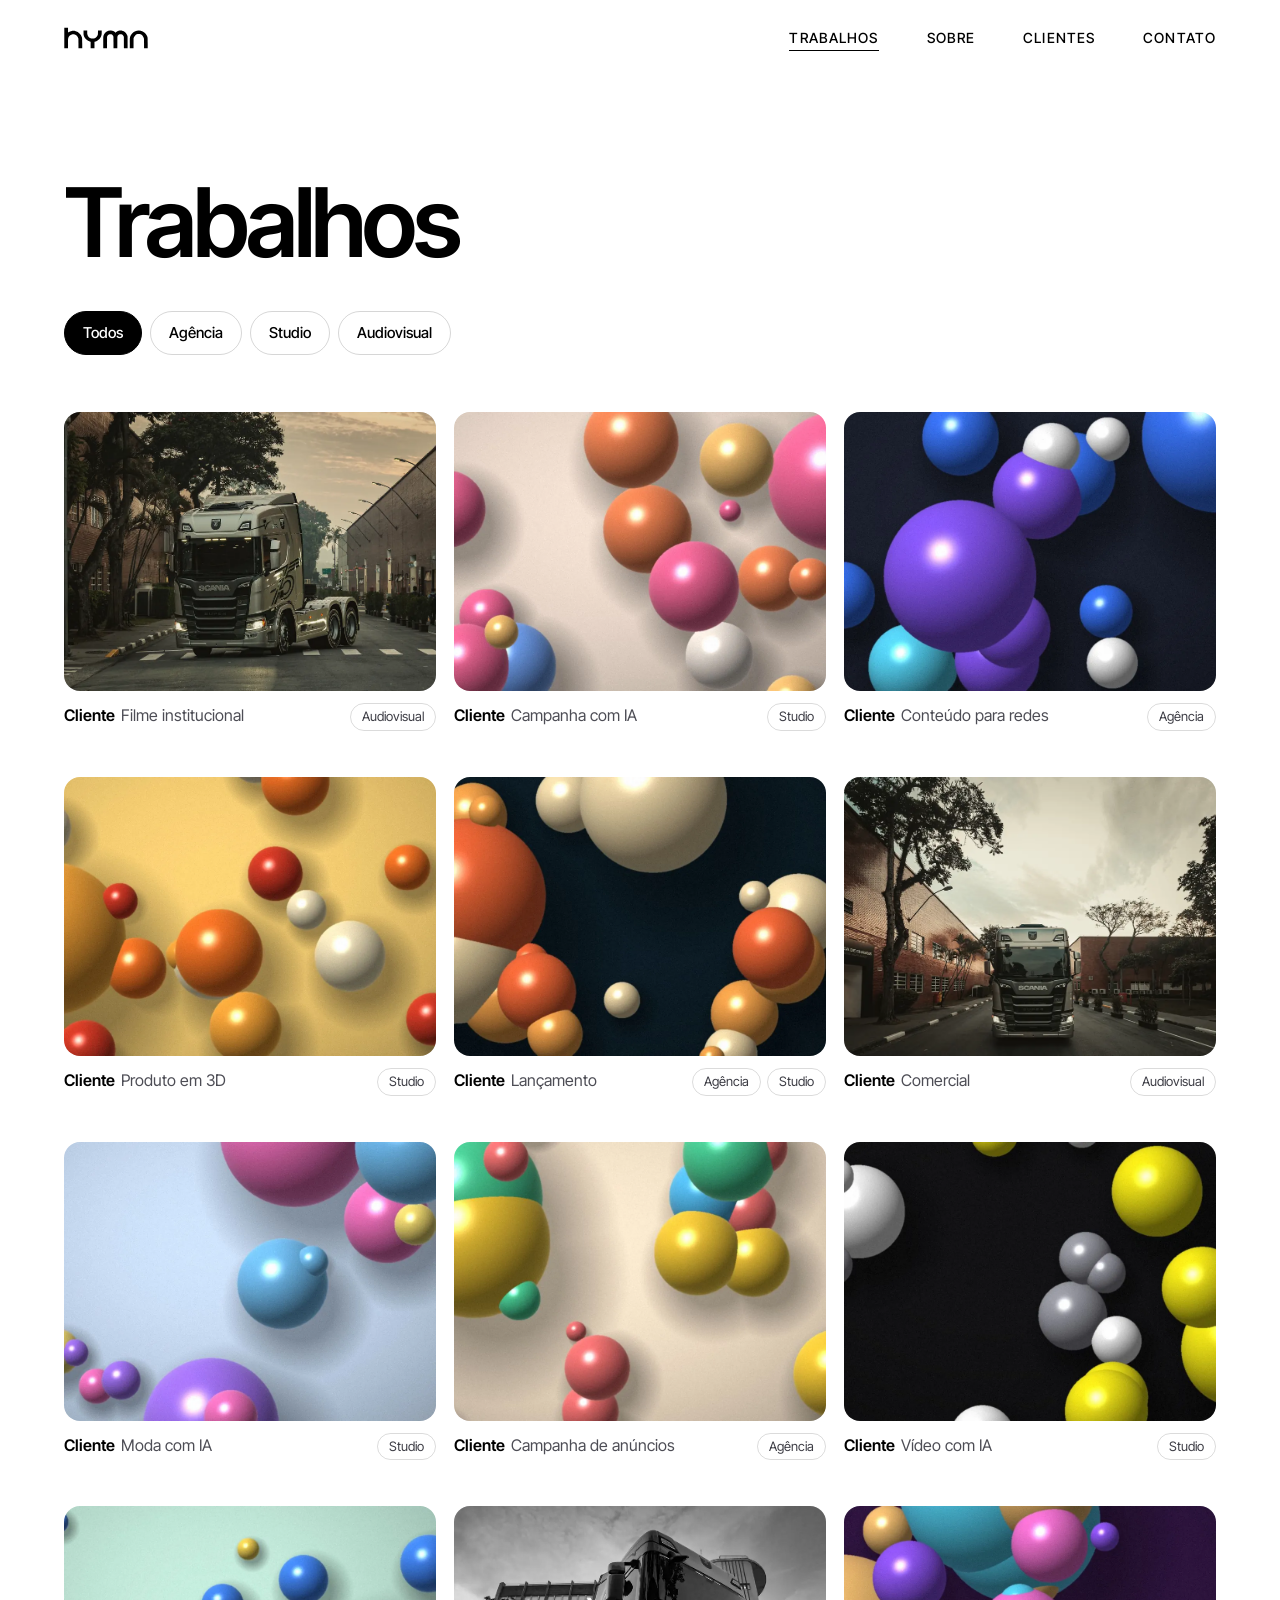
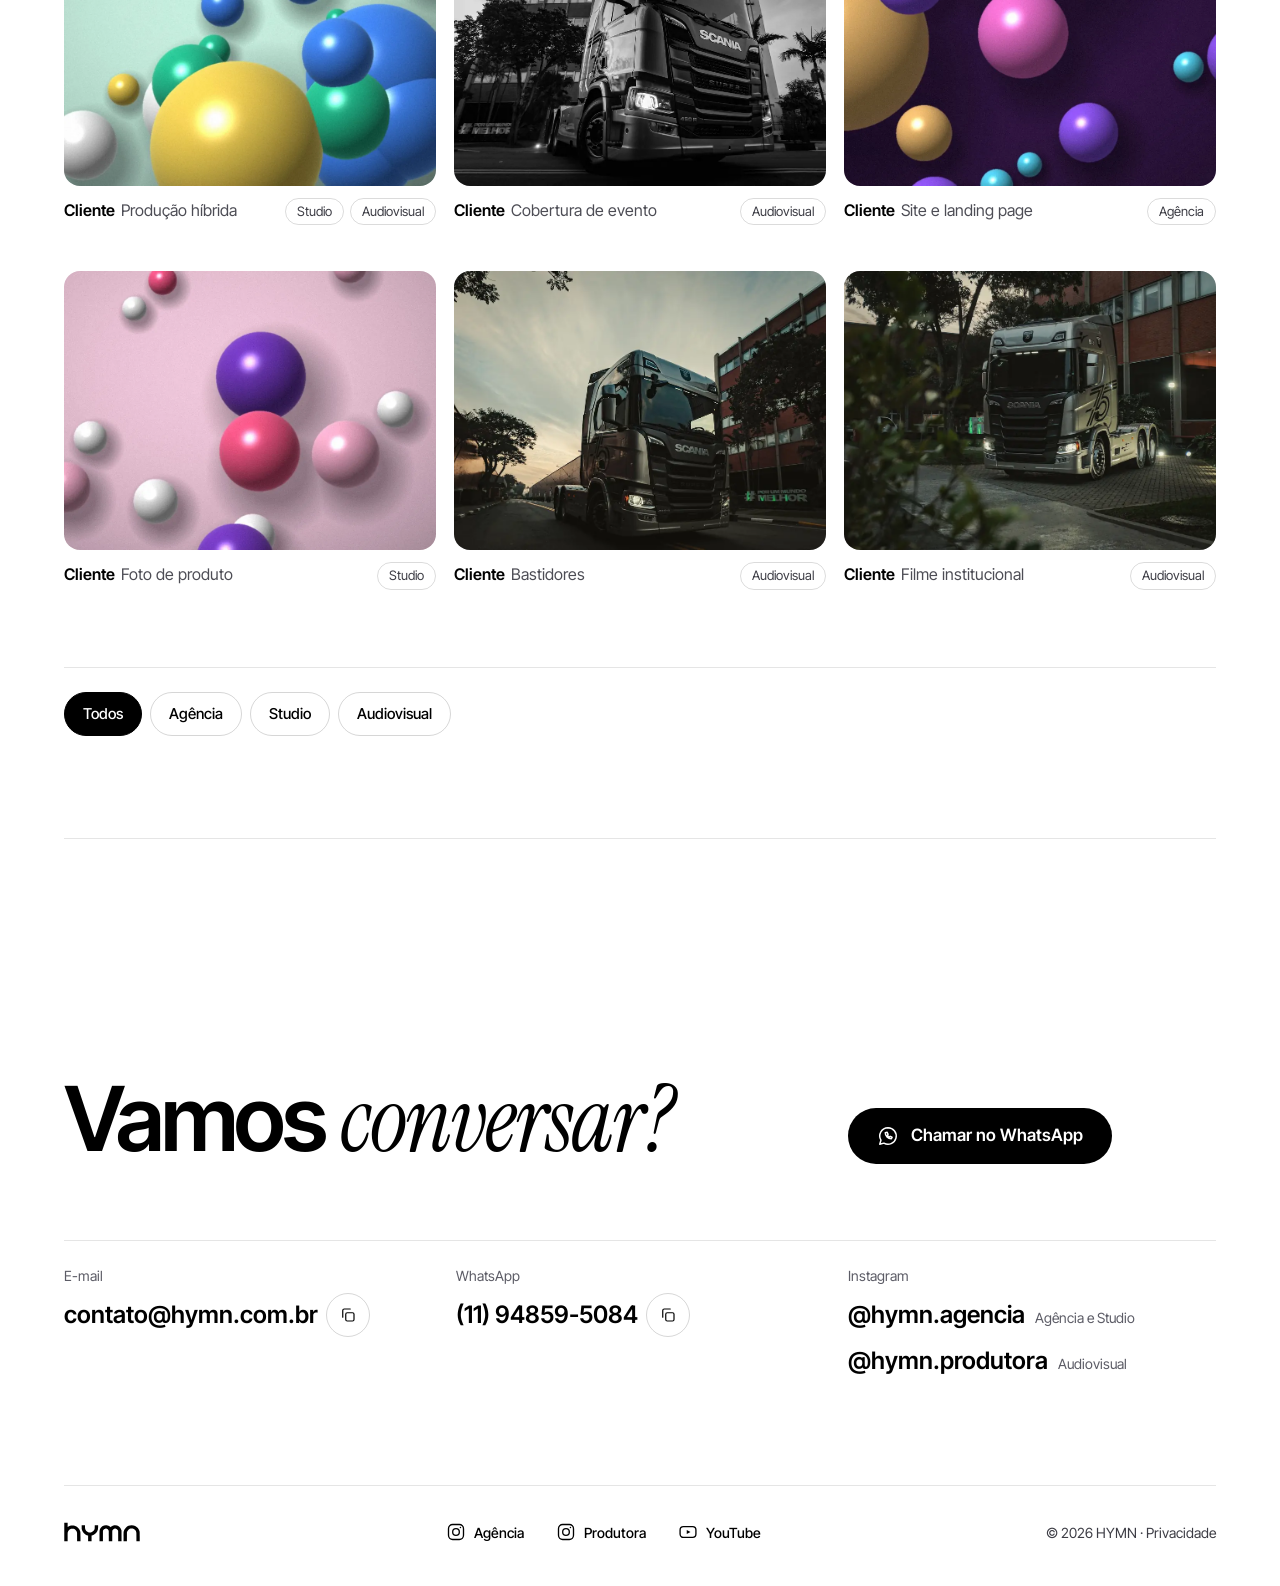
<file: v10/trabalhos.html>
<!doctype html>
<html lang="pt-BR">
<head>
<meta charset="utf-8">
<meta name="viewport" content="width=device-width, initial-scale=1, viewport-fit=cover">
<meta name="theme-color" content="#000000">
<meta name="color-scheme" content="only dark">
<title>Trabalhos | HYMN</title>
<meta name="description" content="Campanhas, filmes e motion que a HYMN pensou, criou e gravou.">
<meta name="robots" content="noindex, nofollow">
<link rel="preconnect" href="https://fonts.googleapis.com">
<link rel="preconnect" href="https://fonts.gstatic.com" crossorigin>
<link rel="stylesheet" href="https://fonts.googleapis.com/css2?family=Inter+Tight:wght@400;500;600&family=Instrument+Serif:ital@1&display=swap">
<link rel="stylesheet" href="tokens.css">
<link rel="stylesheet" href="componentes.css">
<link rel="stylesheet" href="site.css">
<style>
.filtros { display: flex; flex-wrap: wrap; gap: 8px; margin-top: clamp(28px, 3.5vw, 44px); }
.filtro { display: inline-flex; align-items: center; gap: 8px; min-height: var(--toque-min); padding: 0 18px; border-radius: var(--raio-pilula); border: var(--borda) solid rgb(0 0 0 / 16%); background: transparent; color: var(--cor-preto); font: 500 15px/1 var(--fonte-texto); cursor: pointer; transition: background-color 150ms ease, color 150ms ease, border-color 150ms ease, transform 160ms var(--pg-entrada); -webkit-tap-highlight-color: transparent; }
.filtro span { font-variant-numeric: tabular-nums; color: #6B6B74; transition: color 150ms ease; }
.filtro:hover { background: rgb(0 0 0 / 5%); }
.filtro:active { transform: scale(0.97); }
.filtro[aria-pressed="true"] { background: var(--cor-preto); border-color: var(--cor-preto); color: var(--cor-branco); }
.filtro[aria-pressed="true"] span { color: rgb(255 255 255 / 60%); }
.filtro:focus-visible { outline: 2px solid var(--cor-preto); outline-offset: 2px; }
.lista-trab { padding-bottom: var(--secao); }
.obras { list-style: none; margin: 0; padding: 0; display: grid; grid-template-columns: repeat(3, minmax(0, 1fr)); gap: clamp(32px, 3.6vw, 52px) clamp(12px, 1.4vw, 20px); }
.obra figure { margin: 0; }
.obra-img { position: relative; overflow: hidden; border-radius: 16px; aspect-ratio: 4 / 3; background: #EDEDF0; }
.obra-img img { width: 100%; height: 100%; object-fit: cover; object-position: var(--fx, 50%) var(--fy, 50%); transition: transform 700ms var(--pg-entrada); }
.obra.is-pb .obra-img img { filter: grayscale(1) contrast(1.12); }
.obra figcaption { display: flex; justify-content: space-between; align-items: baseline; gap: var(--esp-3); margin-top: 12px; font-size: 16px; line-height: 1.35; }
.obra figcaption b { font-weight: var(--peso-titulo); }
.obra figcaption .tipo { color: #4D4D55; margin-left: 0.4em; }
.etiquetas { display: flex; flex-wrap: wrap; justify-content: flex-end; gap: 6px; flex: none; }
.etiqueta { padding: 5px 11px; border-radius: var(--raio-pilula); border: var(--borda) solid rgb(0 0 0 / 14%); font-size: 13px; line-height: 1.2; color: #3D3D45; white-space: nowrap; }
@media (hover: hover) and (pointer: fine) {
  .obra:hover .obra-img img { transform: scale(1.04); }
}
.obra[hidden] { display: none !important; }
.pe-trab { margin-top: clamp(48px, 6vw, 88px); padding-top: var(--esp-5); border-top: var(--borda) solid rgb(0 0 0 / 10%); }
.pe-trab .filtros { margin-top: 0; }
@media (max-width: 1024px) {
  .obras { grid-template-columns: repeat(2, minmax(0, 1fr)); }
}
@media (max-width: 700px) {
  .obras { grid-template-columns: minmax(0, 1fr); gap: 40px; }
  .obra-img { border-radius: 14px; }
  .obra figcaption { flex-direction: column; gap: 10px; font-size: 16px; }
  .etiquetas { justify-content: flex-start; }
  .filtros { margin-inline: calc(var(--lateral) * -1) calc(var(--lateral-d) * -1); padding-inline: var(--lateral) var(--lateral-d); flex-wrap: nowrap; overflow-x: auto; scrollbar-width: none; }
  .filtros::-webkit-scrollbar { display: none; }
  .filtro { flex: none; }
}
</style>
</head>
<body>
<svg xmlns="http://www.w3.org/2000/svg" style="position:absolute;width:0;height:0" aria-hidden="true">
<defs>
<symbol id="i-seta" viewBox="0 0 24 24"><path d="M5 12h14M13 6l6 6-6 6"/></symbol>
<symbol id="i-seta-esq" viewBox="0 0 24 24"><path d="M19 12H5M11 6l-6 6 6 6"/></symbol>
<symbol id="i-sobe" viewBox="0 0 24 24"><path d="M4 16l8-8 8 8"/></symbol>
<symbol id="i-fechar" viewBox="0 0 24 24"><path d="M6 6l12 12M18 6L6 18"/></symbol>
<symbol id="i-play" viewBox="0 0 24 24"><path d="M8 5.5v13l11-6.5z" fill="currentColor" stroke="none"/></symbol>
<symbol id="i-pausa" viewBox="0 0 24 24"><path d="M8.5 5v14M15.5 5v14"/></symbol>
<symbol id="i-som" viewBox="0 0 24 24"><path d="M4 9.5v5h4l5 4v-13l-5 4z"/><path d="M16.5 9a4 4 0 0 1 0 6M19 6.5a7.5 7.5 0 0 1 0 11"/></symbol>
<symbol id="i-copiar" viewBox="0 0 24 24"><rect x="9" y="9" width="11" height="11" rx="2"/><path d="M5 15V6a2 2 0 0 1 2-2h8"/></symbol>
<symbol id="i-check" viewBox="0 0 24 24"><path d="M5 12.5l4.5 4.5L19 7"/></symbol>
<symbol id="i-camera" viewBox="0 0 24 24"><rect x="3" y="6.5" width="12" height="11" rx="2"/><path d="M15 10.5l6-3.5v10l-6-3.5"/></symbol>
<symbol id="i-ia" viewBox="0 0 24 24"><path d="M11 3.5l1.9 5.1L18 10.5l-5.1 1.9L11 17.5l-1.9-5.1L4 10.5l5.1-1.9z"/><path d="M18.5 15.5l.7 1.8 1.8.7-1.8.7-.7 1.8-.7-1.8-1.8-.7 1.8-.7z"/></symbol>
<symbol id="i-alvo" viewBox="0 0 24 24"><circle cx="12" cy="12" r="9"/><circle cx="12" cy="12" r="5"/><circle cx="12" cy="12" r="1.2" fill="currentColor" stroke="none"/></symbol>
<symbol id="i-instagram" viewBox="0 0 24 24"><rect x="3" y="3" width="18" height="18" rx="5"/><circle cx="12" cy="12" r="4"/><circle cx="17.3" cy="6.7" r=".9" fill="currentColor" stroke="none"/></symbol>
<symbol id="i-youtube" viewBox="0 0 24 24"><rect x="2.5" y="5.5" width="19" height="13" rx="4"/><path d="M10.5 9.5v5l4.5-2.5z" fill="currentColor" stroke="none"/></symbol>
<symbol id="i-linkedin" viewBox="0 0 24 24"><rect x="3" y="3" width="18" height="18" rx="3"/><path d="M8 10.5V16M8 7.8v.1M11.5 16v-5.5M11.5 13c0-1.6 1-2.6 2.4-2.6s2.1 1 2.1 2.6V16"/></symbol>
<symbol id="i-whatsapp" viewBox="0 0 24 24"><path d="M12 3a9 9 0 0 0-7.7 13.6L3 21l4.5-1.2A9 9 0 1 0 12 3z"/><path d="M9 8.5c0 3.6 2.9 6.5 6.5 6.5l1-1.6-2.1-1-1 .8a4.6 4.6 0 0 1-2.1-2.1l.8-1-1-2.1z"/></symbol>
</defs>
</svg>
<a class="pular" href="#conteudo">Pular para o conteúdo</a>
<header class="topo3 is-claro" data-topo>
  <a class="marca" href="index.html" aria-label="HYMN, início"><img class="logo-branco" src="assets/logo-branco.svg" alt="HYMN"><img class="logo-preto" src="assets/logo-preto.svg" alt=""></a>
  <nav aria-label="Menu principal">
    <a href="trabalhos.html" aria-current="page">Trabalhos</a>
    <a href="sobre.html">Sobre</a>
    <a href="clientes.html">Clientes</a>
    <a href="#contato">Contato</a>
  </nav>
  <button class="btn-menu3" type="button" aria-expanded="false" aria-controls="menu-cel" data-abre-menu>Menu</button>
</header>
<div class="menu-cel" id="menu-cel" hidden>
  <div class="cabeca"><img src="assets/logo-branco.svg" alt="HYMN"><button class="btn-menu3" type="button" style="display:inline-flex" data-fecha-menu>Fechar</button></div>
  <ul>
    <li style="--n:0"><a href="trabalhos.html" aria-current="page" data-fecha-menu>Trabalhos</a></li>
    <li style="--n:1"><a href="sobre.html" data-fecha-menu>Sobre</a></li>
    <li style="--n:2"><a href="clientes.html" data-fecha-menu>Clientes</a></li>
    <li style="--n:3"><a href="#contato" data-fecha-menu>Contato</a></li>
  </ul>
  <div class="rodape-menu"><span>contato@hymn.com.br</span><span>(11) 94859-5084</span></div>
</div>
<main id="conteudo" tabindex="-1">
  <section class="cabeca-pg miolo claro" aria-labelledby="t-pg" data-tom="claro">
    <h1 id="t-pg">Trabalhos</h1>
    <div class="filtros" role="group" aria-label="Filtrar por frente" data-filtros>
      <button class="filtro" type="button" aria-pressed="true" data-filtro="todos">Todos</button>
      <button class="filtro" type="button" aria-pressed="false" data-filtro="agencia">Agência</button>
      <button class="filtro" type="button" aria-pressed="false" data-filtro="studio">Studio</button>
      <button class="filtro" type="button" aria-pressed="false" data-filtro="audiovisual">Audiovisual</button>
    </div>
    <p class="sr" aria-live="polite" data-aviso></p>
  </section>
    <section class="lista-trab miolo claro" aria-label="Lista de trabalhos" data-tom="claro">
    <ul class="obras" data-obras>
      <li class="obra" data-frente="audiovisual"><figure><div class="obra-img" style="--fx:52%;--fy:60%"><img src="assets/filme/f01-p.webp" srcset="assets/filme/f01-p.webp 1000w, assets/filme/f01.webp 1920w" sizes="(max-width: 700px) 100vw, (max-width: 1024px) 50vw, 32vw" alt="Caminhão Scania na rua da fábrica ao amanhecer" decoding="async"></div><figcaption><span><b>Cliente</b><span class="tipo">Filme institucional</span></span><span class="etiquetas"><span class="etiqueta">Audiovisual</span></span></figcaption></figure></li>
      <li class="obra" data-frente="studio"><figure><div class="obra-img"><img src="assets/exemplos/ex01.webp" alt="" loading="lazy" decoding="async"></div><figcaption><span><b>Cliente</b><span class="tipo">Campanha com IA</span></span><span class="etiquetas"><span class="etiqueta">Studio</span></span></figcaption></figure></li>
      <li class="obra" data-frente="agencia"><figure><div class="obra-img"><img src="assets/exemplos/ex02.webp" alt="" loading="lazy" decoding="async"></div><figcaption><span><b>Cliente</b><span class="tipo">Conteúdo para redes</span></span><span class="etiquetas"><span class="etiqueta">Agência</span></span></figcaption></figure></li>
      <li class="obra" data-frente="studio"><figure><div class="obra-img"><img src="assets/exemplos/ex03.webp" alt="" loading="lazy" decoding="async"></div><figcaption><span><b>Cliente</b><span class="tipo">Produto em 3D</span></span><span class="etiquetas"><span class="etiqueta">Studio</span></span></figcaption></figure></li>
      <li class="obra" data-frente="agencia studio"><figure><div class="obra-img"><img src="assets/exemplos/ex10.webp" alt="" loading="lazy" decoding="async"></div><figcaption><span><b>Cliente</b><span class="tipo">Lançamento</span></span><span class="etiquetas"><span class="etiqueta">Agência</span><span class="etiqueta">Studio</span></span></figcaption></figure></li>
      <li class="obra" data-frente="audiovisual"><figure><div class="obra-img" style="--fx:50%;--fy:62%"><img src="assets/filme/f03-p.webp" srcset="assets/filme/f03-p.webp 1000w, assets/filme/f03.webp 1920w" sizes="(max-width: 700px) 100vw, (max-width: 1024px) 50vw, 32vw" alt="" loading="lazy" decoding="async"></div><figcaption><span><b>Cliente</b><span class="tipo">Comercial</span></span><span class="etiquetas"><span class="etiqueta">Audiovisual</span></span></figcaption></figure></li>
      <li class="obra" data-frente="studio"><figure><div class="obra-img"><img src="assets/exemplos/ex04.webp" alt="" loading="lazy" decoding="async"></div><figcaption><span><b>Cliente</b><span class="tipo">Moda com IA</span></span><span class="etiquetas"><span class="etiqueta">Studio</span></span></figcaption></figure></li>
      <li class="obra" data-frente="agencia"><figure><div class="obra-img"><img src="assets/exemplos/ex09.webp" alt="" loading="lazy" decoding="async"></div><figcaption><span><b>Cliente</b><span class="tipo">Campanha de anúncios</span></span><span class="etiquetas"><span class="etiqueta">Agência</span></span></figcaption></figure></li>
      <li class="obra" data-frente="studio"><figure><div class="obra-img"><img src="assets/exemplos/ex05.webp" alt="" loading="lazy" decoding="async"></div><figcaption><span><b>Cliente</b><span class="tipo">Vídeo com IA</span></span><span class="etiquetas"><span class="etiqueta">Studio</span></span></figcaption></figure></li>
      <li class="obra" data-frente="studio audiovisual"><figure><div class="obra-img"><img src="assets/exemplos/ex07.webp" alt="" loading="lazy" decoding="async"></div><figcaption><span><b>Cliente</b><span class="tipo">Produção híbrida</span></span><span class="etiquetas"><span class="etiqueta">Studio</span><span class="etiqueta">Audiovisual</span></span></figcaption></figure></li>
      <li class="obra is-pb" data-frente="audiovisual"><figure><div class="obra-img" style="--fx:60%;--fy:52%"><img src="assets/filme/f02-p.webp" srcset="assets/filme/f02-p.webp 1000w, assets/filme/f02.webp 1920w" sizes="(max-width: 700px) 100vw, (max-width: 1024px) 50vw, 32vw" alt="" loading="lazy" decoding="async"></div><figcaption><span><b>Cliente</b><span class="tipo">Cobertura de evento</span></span><span class="etiquetas"><span class="etiqueta">Audiovisual</span></span></figcaption></figure></li>
      <li class="obra" data-frente="agencia"><figure><div class="obra-img"><img src="assets/exemplos/ex08.webp" alt="" loading="lazy" decoding="async"></div><figcaption><span><b>Cliente</b><span class="tipo">Site e landing page</span></span><span class="etiquetas"><span class="etiqueta">Agência</span></span></figcaption></figure></li>
      <li class="obra" data-frente="studio"><figure><div class="obra-img"><img src="assets/exemplos/ex06.webp" alt="" loading="lazy" decoding="async"></div><figcaption><span><b>Cliente</b><span class="tipo">Foto de produto</span></span><span class="etiquetas"><span class="etiqueta">Studio</span></span></figcaption></figure></li>
      <li class="obra" data-frente="audiovisual"><figure><div class="obra-img" style="--fx:54%;--fy:55%"><img src="assets/filme/f04-p.webp" alt="" loading="lazy" decoding="async"></div><figcaption><span><b>Cliente</b><span class="tipo">Bastidores</span></span><span class="etiquetas"><span class="etiqueta">Audiovisual</span></span></figcaption></figure></li>
      <li class="obra" data-frente="audiovisual"><figure><div class="obra-img" style="--fx:50%;--fy:55%"><img src="assets/filme/f05-p.webp" alt="" loading="lazy" decoding="async"></div><figcaption><span><b>Cliente</b><span class="tipo">Filme institucional</span></span><span class="etiquetas"><span class="etiqueta">Audiovisual</span></span></figcaption></figure></li>
    </ul>
    <div class="pe-trab">
      <div class="filtros" role="group" aria-label="Filtrar por frente, no fim da lista">
        <button class="filtro" type="button" aria-pressed="true" data-filtro="todos">Todos</button>
        <button class="filtro" type="button" aria-pressed="false" data-filtro="agencia">Agência</button>
        <button class="filtro" type="button" aria-pressed="false" data-filtro="studio">Studio</button>
        <button class="filtro" type="button" aria-pressed="false" data-filtro="audiovisual">Audiovisual</button>
      </div>
    </div>
  </section>
  <section class="contato3" id="contato" aria-labelledby="t-contato" data-contato data-tom="claro">
    <div class="painel3 miolo">
      <div class="topo-contato">
        <div class="volta-centro" data-volta><a class="volta3" href="#conteudo"><svg class="ic"><use href="#i-sobe"/></svg><span>Voltar ao<br>topo</span></a></div>
        <h2 id="t-contato">Vamos <em>conversar?</em></h2>
                <a class="btn btn--whats" href="https://wa.me/5511948595084?text=Ol%C3%A1%2C%20HYMN%21%20Vi%20os%20trabalhos%20no%20site%20e%20quero%20pedir%20um%20or%C3%A7amento.%20O%20que%20eu%20preciso%20%C3%A9%3A%20" target="_blank" rel="noopener"><svg class="ic"><use href="#i-whatsapp"/></svg>Chamar no WhatsApp</a>
      </div>
            <div class="linhas3">
        <div><span class="rot">E-mail</span><span class="valor"><span data-texto>contato@hymn.com.br</span><button class="copiar3" type="button" aria-label="Copiar e-mail" data-copia="contato@hymn.com.br"><svg class="ic"><use href="#i-copiar"/></svg></button></span></div>
        <div><span class="rot">WhatsApp</span><span class="valor"><span data-texto>(11) 94859-5084</span><button class="copiar3" type="button" aria-label="Copiar número do WhatsApp" data-copia="11948595084"><svg class="ic"><use href="#i-copiar"/></svg></button></span></div>
        <div><span class="rot">Instagram</span><span class="insta3">
          <a href="https://www.instagram.com/hymn.agencia/" target="_blank" rel="noopener"><span class="arroba">@hymn.agencia</span><span class="de">Agência e Studio</span></a>
          <a href="https://www.instagram.com/hymn.produtora/" target="_blank" rel="noopener"><span class="arroba">@hymn.produtora</span><span class="de">Audiovisual</span></a>
        </span></div>
      </div>
      <footer class="rodape3">
        <span class="marca"><img src="assets/logo-preto.svg" alt="HYMN"></span>
        <span class="redes">
                    <a href="https://www.instagram.com/hymn.agencia/" target="_blank" rel="noopener" aria-label="Instagram da HYMN Agência (@hymn.agencia)"><svg class="ic"><use href="#i-instagram"/></svg><span>Agência</span></a>
          <a href="https://www.instagram.com/hymn.produtora/" target="_blank" rel="noopener" aria-label="Instagram da HYMN Audiovisual (@hymn.produtora)"><svg class="ic"><use href="#i-instagram"/></svg><span>Produtora</span></a>
          <a href="https://www.youtube.com/@hymn6675" target="_blank" rel="noopener" aria-label="YouTube da HYMN"><svg class="ic"><use href="#i-youtube"/></svg><span>YouTube</span></a>
        </span>
        <span>© 2026 HYMN · Privacidade</span>
      </footer>
    </div>
  </section>
</main>
<script src="site.js"></script>
<script>
(function () {
  var $ = function (s, r) { return (r || document).querySelector(s); };
  var $$ = function (s, r) { return Array.prototype.slice.call((r || document).querySelectorAll(s)); };
  var obras = $$('[data-obras] > li'), botoes = $$('[data-filtro]'), aviso = $('[data-aviso]');
  var lista = $('[data-obras]'), topoFiltro = $('[data-filtros]');
  var reduz = window.matchMedia('(prefers-reduced-motion: reduce)').matches;
  var NOMES = { todos: 'todas as frentes', agencia: 'Agência', studio: 'Studio', audiovisual: 'Audiovisual' };
  function tem(o, f) { return f === 'todos' || (' ' + o.getAttribute('data-frente') + ' ').indexOf(' ' + f + ' ') > -1; }
  obras.forEach(function (o, i) { o.style.viewTransitionName = 'obra-' + i; });
  var atual = 'todos';
  function aplica(f, avisa) {
    var n = 0; atual = f;
    obras.forEach(function (o) { var ok = tem(o, f); o.hidden = !ok; if (ok) n++; });
    botoes.forEach(function (b) { b.setAttribute('aria-pressed', String(b.getAttribute('data-filtro') === f)); });
    if (avisa !== false) aviso.textContent = n + (n === 1 ? ' trabalho' : ' trabalhos') + ' de ' + NOMES[f] + '.';
    if (history.replaceState) history.replaceState(null, '', f === 'todos' ? location.pathname + location.search : '#' + f);
    if (window.HYMN) window.HYMN.atualizaTopo();
  }
  botoes.forEach(function (b) {
    b.addEventListener('click', function () {
      var f = b.getAttribute('data-filtro');
      if (f === atual) return;
      var dePe = !topoFiltro.contains(b);
      var troca = function () {
        aplica(f);
        if (dePe) window.scrollTo({ top: Math.max(0, topoFiltro.getBoundingClientRect().top + window.scrollY - 120), behavior: 'instant' });
      };
      if (document.startViewTransition && !reduz) document.startViewTransition(troca);
      else troca();
    });
  });
  var pedido = (location.hash || '').slice(1);
  if (NOMES[pedido] && pedido !== 'todos') aplica(pedido, false);
  window.addEventListener('hashchange', function () { var h = location.hash.slice(1); if (NOMES[h] && h !== atual) aplica(h); });
})();
</script>
</body>
</html>
</file>
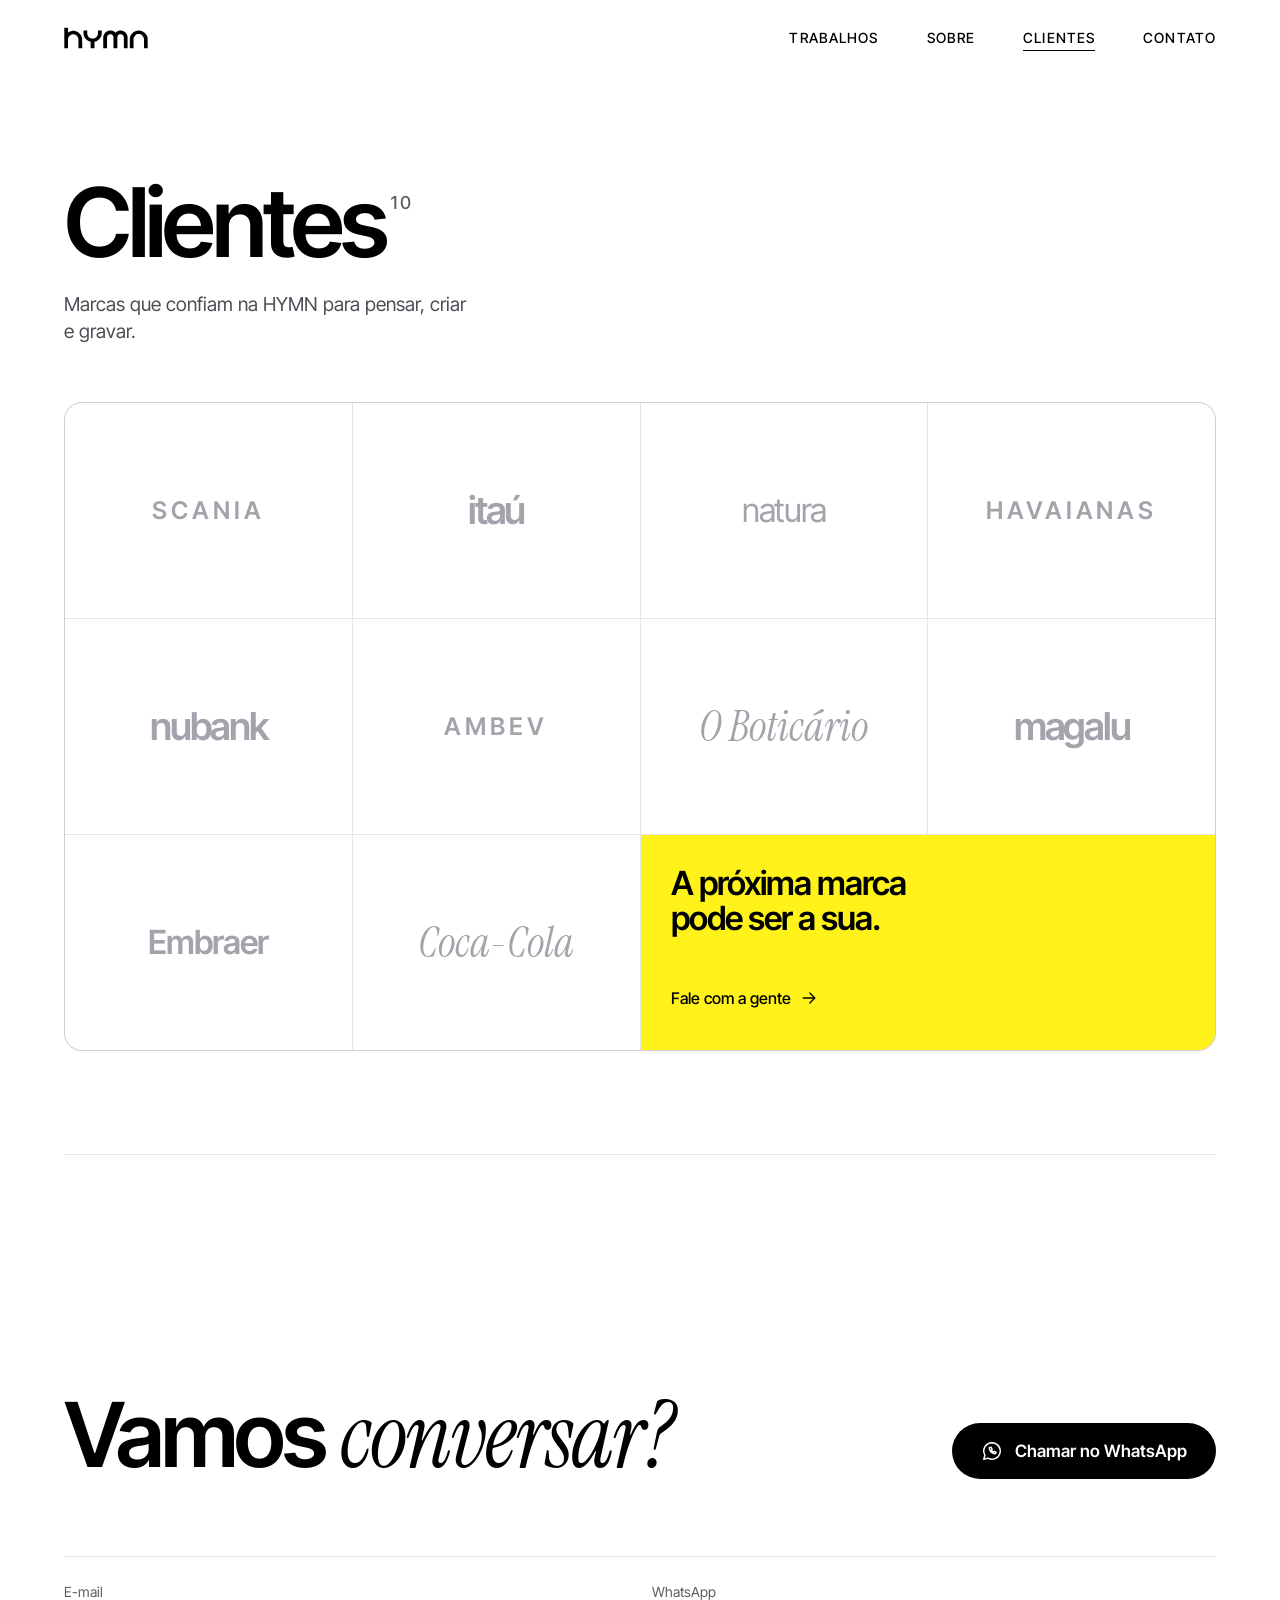
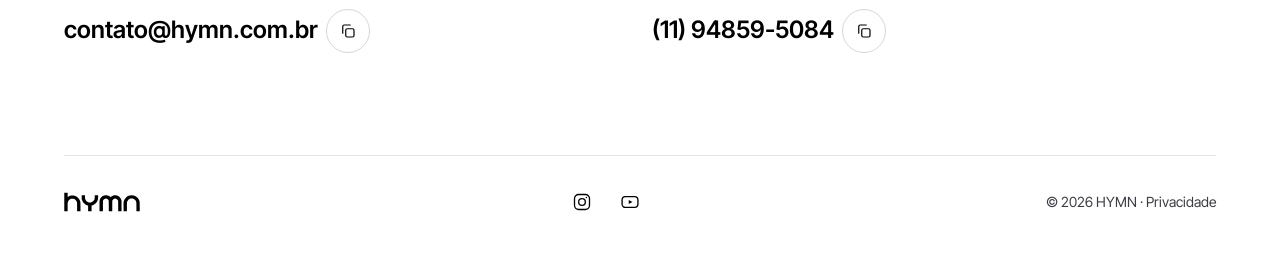
<file: v9/clientes.html>
<!doctype html>
<html lang="pt-BR">
<head>
<meta charset="utf-8">
<meta name="viewport" content="width=device-width, initial-scale=1, viewport-fit=cover">
<meta name="theme-color" content="#000000">
<meta name="color-scheme" content="only dark">
<title>Clientes | HYMN</title>
<meta name="description" content="Marcas que confiam na HYMN.">
<meta name="robots" content="noindex, nofollow">
<link rel="preconnect" href="https://fonts.googleapis.com">
<link rel="preconnect" href="https://fonts.gstatic.com" crossorigin>
<link rel="stylesheet" href="https://fonts.googleapis.com/css2?family=Inter+Tight:wght@400;500;600&family=Instrument+Serif:ital@1&display=swap">
<link rel="stylesheet" href="tokens.css">
<link rel="stylesheet" href="componentes.css">
<link rel="stylesheet" href="site.css">
<style>
.lista-cl { padding-bottom: var(--secao); }
.grade-cl { list-style: none; margin: 0; padding: 0; display: grid; grid-template-columns: repeat(4, minmax(0, 1fr)); gap: 1px; background: rgb(0 0 0 / 10%); border: var(--borda) solid rgb(0 0 0 / 10%); border-radius: 18px; overflow: hidden; }
.cliente { position: relative; display: grid; place-items: center; aspect-ratio: 4 / 3; padding: 20px; background: #FFFFFF; color: #A3A3AB; transition: background-color 300ms ease; }
.logo-cl { font: 600 clamp(1.6rem, 2.6vw, 2.4rem)/1 var(--fonte-texto); letter-spacing: -0.03em; white-space: nowrap; transition: color 300ms ease, transform 500ms var(--pg-entrada); }
.logo-cl.caixa { font-size: clamp(1.15rem, 1.9vw, 1.7rem); letter-spacing: 0.16em; text-transform: uppercase; }
.logo-cl.fino { font-weight: 400; letter-spacing: -0.04em; }
.logo-cl.serifa { font: italic 400 clamp(2rem, 3.3vw, 3rem)/1 var(--fonte-destaque, "Instrument Serif", serif); letter-spacing: 0; }
.logo-cl.forte { letter-spacing: -0.06em; text-transform: lowercase; font-size: clamp(1.9rem, 3vw, 2.8rem); }
.dados-cl { position: absolute; left: 20px; right: 20px; bottom: 16px; display: flex; justify-content: space-between; gap: 12px; font-size: 13px; line-height: 1.3; color: #6B6B74; opacity: 0; transform: translateY(4px); transition: opacity 250ms ease, transform 300ms var(--pg-entrada); }
.dados-cl b { font-weight: 500; color: var(--cor-preto); }
.cliente.is-cor .logo-cl { color: var(--cor); transform: scale(1.04); }
.cliente.is-cor .dados-cl { opacity: 1; transform: none; }
@media (hover: hover) and (pointer: fine) {
  .cliente:hover .logo-cl { color: var(--cor); transform: scale(1.04); }
  .cliente:hover .dados-cl { opacity: 1; transform: none; }
}
.cliente--convite { grid-column: span 2; aspect-ratio: auto; place-items: start; align-content: space-between; gap: 24px; padding: clamp(20px, 2.4vw, 32px); background: var(--cor-amarelo); color: var(--cor-preto); color-scheme: only light; }
.cliente--convite p { font: var(--peso-titulo) clamp(1.6rem, 2.6vw, 2.4rem)/1.05 var(--fonte-texto); letter-spacing: -0.03em; max-width: 14ch; }
.cliente--convite .link3 { font-size: 16px; }
.cliente--convite .link3:focus-visible { outline: 2px solid var(--cor-preto); outline-offset: 4px; border-radius: 4px; }
@media (max-width: 1024px) {
  .grade-cl { grid-template-columns: repeat(3, minmax(0, 1fr)); }
  .cliente--convite { grid-column: span 2; }
}
@media (max-width: 700px) {
  .grade-cl { grid-template-columns: repeat(2, minmax(0, 1fr)); border-radius: 14px; }
  .cliente { padding: 14px; }
  .dados-cl { left: 14px; right: 14px; bottom: 12px; font-size: 12px; flex-direction: column; gap: 0; }
  .logo-cl { font-size: 1.35rem; }
  .logo-cl.caixa { font-size: 0.95rem; letter-spacing: 0.12em; }
  .logo-cl.serifa { font-size: 1.75rem; }
  .logo-cl.forte { font-size: 1.6rem; }
  .cliente--convite { grid-column: 1 / -1; }
}
</style>
</head>
<body>
<svg xmlns="http://www.w3.org/2000/svg" style="position:absolute;width:0;height:0" aria-hidden="true">
<defs>
<symbol id="i-seta" viewBox="0 0 24 24"><path d="M5 12h14M13 6l6 6-6 6"/></symbol>
<symbol id="i-seta-esq" viewBox="0 0 24 24"><path d="M19 12H5M11 6l-6 6 6 6"/></symbol>
<symbol id="i-sobe" viewBox="0 0 24 24"><path d="M4 16l8-8 8 8"/></symbol>
<symbol id="i-fechar" viewBox="0 0 24 24"><path d="M6 6l12 12M18 6L6 18"/></symbol>
<symbol id="i-play" viewBox="0 0 24 24"><path d="M8 5.5v13l11-6.5z" fill="currentColor" stroke="none"/></symbol>
<symbol id="i-pausa" viewBox="0 0 24 24"><path d="M8.5 5v14M15.5 5v14"/></symbol>
<symbol id="i-som" viewBox="0 0 24 24"><path d="M4 9.5v5h4l5 4v-13l-5 4z"/><path d="M16.5 9a4 4 0 0 1 0 6M19 6.5a7.5 7.5 0 0 1 0 11"/></symbol>
<symbol id="i-copiar" viewBox="0 0 24 24"><rect x="9" y="9" width="11" height="11" rx="2"/><path d="M5 15V6a2 2 0 0 1 2-2h8"/></symbol>
<symbol id="i-check" viewBox="0 0 24 24"><path d="M5 12.5l4.5 4.5L19 7"/></symbol>
<symbol id="i-camera" viewBox="0 0 24 24"><rect x="3" y="6.5" width="12" height="11" rx="2"/><path d="M15 10.5l6-3.5v10l-6-3.5"/></symbol>
<symbol id="i-ia" viewBox="0 0 24 24"><path d="M11 3.5l1.9 5.1L18 10.5l-5.1 1.9L11 17.5l-1.9-5.1L4 10.5l5.1-1.9z"/><path d="M18.5 15.5l.7 1.8 1.8.7-1.8.7-.7 1.8-.7-1.8-1.8-.7 1.8-.7z"/></symbol>
<symbol id="i-alvo" viewBox="0 0 24 24"><circle cx="12" cy="12" r="9"/><circle cx="12" cy="12" r="5"/><circle cx="12" cy="12" r="1.2" fill="currentColor" stroke="none"/></symbol>
<symbol id="i-instagram" viewBox="0 0 24 24"><rect x="3" y="3" width="18" height="18" rx="5"/><circle cx="12" cy="12" r="4"/><circle cx="17.3" cy="6.7" r=".9" fill="currentColor" stroke="none"/></symbol>
<symbol id="i-youtube" viewBox="0 0 24 24"><rect x="2.5" y="5.5" width="19" height="13" rx="4"/><path d="M10.5 9.5v5l4.5-2.5z" fill="currentColor" stroke="none"/></symbol>
<symbol id="i-linkedin" viewBox="0 0 24 24"><rect x="3" y="3" width="18" height="18" rx="3"/><path d="M8 10.5V16M8 7.8v.1M11.5 16v-5.5M11.5 13c0-1.6 1-2.6 2.4-2.6s2.1 1 2.1 2.6V16"/></symbol>
<symbol id="i-whatsapp" viewBox="0 0 24 24"><path d="M12 3a9 9 0 0 0-7.7 13.6L3 21l4.5-1.2A9 9 0 1 0 12 3z"/><path d="M9 8.5c0 3.6 2.9 6.5 6.5 6.5l1-1.6-2.1-1-1 .8a4.6 4.6 0 0 1-2.1-2.1l.8-1-1-2.1z"/></symbol>
</defs>
</svg>
<a class="pular" href="#conteudo">Pular para o conteúdo</a>
<header class="topo3 is-claro" data-topo>
  <a class="marca" href="index.html" aria-label="HYMN, início"><img class="logo-branco" src="assets/logo-branco.svg" alt="HYMN"><img class="logo-preto" src="assets/logo-preto.svg" alt=""></a>
  <nav aria-label="Menu principal">
    <a href="trabalhos.html">Trabalhos</a>
    <a href="index.html#sobre">Sobre</a>
    <a href="clientes.html" aria-current="page">Clientes</a>
    <a href="#contato">Contato</a>
  </nav>
  <button class="btn-menu3" type="button" aria-expanded="false" aria-controls="menu-cel" data-abre-menu>Menu</button>
</header>
<div class="menu-cel" id="menu-cel" hidden>
  <div class="cabeca"><img src="assets/logo-branco.svg" alt="HYMN"><button class="btn-menu3" type="button" style="display:inline-flex" data-fecha-menu>Fechar</button></div>
  <ul>
    <li style="--n:0"><a href="trabalhos.html" data-fecha-menu>Trabalhos</a></li>
    <li style="--n:1"><a href="index.html#sobre" data-fecha-menu>Sobre</a></li>
    <li style="--n:2"><a href="clientes.html" aria-current="page" data-fecha-menu>Clientes</a></li>
    <li style="--n:3"><a href="#contato" data-fecha-menu>Contato</a></li>
  </ul>
  <div class="rodape-menu"><span>contato@hymn.com.br</span><span>(11) 94859-5084</span></div>
</div>
<main id="conteudo" tabindex="-1">
  <section class="cabeca-pg miolo claro" aria-labelledby="t-pg" data-tom="claro">
    <h1 id="t-pg">Clientes<sup>10</sup></h1>
    <p class="apoio-pg">Marcas que confiam na HYMN para pensar, criar e gravar.</p>
  </section>
    <section class="lista-cl miolo claro" aria-label="Marcas" data-tom="claro">
    <ul class="grade-cl" data-clientes>
      <li class="cliente" style="--cor:#041E42"><span class="logo-cl caixa" aria-hidden="true">Scania</span><span class="dados-cl"><b>Scania</b><span>Transporte</span></span></li>
      <li class="cliente" data-teste style="--cor:#EC7000"><span class="logo-cl forte" aria-hidden="true">Itaú</span><span class="dados-cl"><b>Itaú</b><span>Banco</span></span></li>
      <li class="cliente" data-teste style="--cor:#E8731A"><span class="logo-cl fino" aria-hidden="true">natura</span><span class="dados-cl"><b>Natura</b><span>Beleza</span></span></li>
      <li class="cliente" data-teste style="--cor:#E1251B"><span class="logo-cl caixa" aria-hidden="true">Havaianas</span><span class="dados-cl"><b>Havaianas</b><span>Moda</span></span></li>
      <li class="cliente" data-teste style="--cor:#820AD1"><span class="logo-cl forte" aria-hidden="true">Nubank</span><span class="dados-cl"><b>Nubank</b><span>Banco digital</span></span></li>
      <li class="cliente" data-teste style="--cor:#003DA5"><span class="logo-cl caixa" aria-hidden="true">Ambev</span><span class="dados-cl"><b>Ambev</b><span>Bebidas</span></span></li>
      <li class="cliente" data-teste style="--cor:#006B54"><span class="logo-cl serifa" aria-hidden="true">O Boticário</span><span class="dados-cl"><b>O Boticário</b><span>Beleza</span></span></li>
      <li class="cliente" data-teste style="--cor:#0086FF"><span class="logo-cl forte" aria-hidden="true">Magalu</span><span class="dados-cl"><b>Magalu</b><span>Varejo</span></span></li>
      <li class="cliente" data-teste style="--cor:#0B2D6B"><span class="logo-cl" aria-hidden="true">Embraer</span><span class="dados-cl"><b>Embraer</b><span>Aviação</span></span></li>
      <li class="cliente" data-teste style="--cor:#E41E2B"><span class="logo-cl serifa" aria-hidden="true">Coca-Cola</span><span class="dados-cl"><b>Coca-Cola</b><span>Bebidas</span></span></li>
      <li class="cliente cliente--convite">
        <p>A próxima marca pode ser a sua.</p>
                <a class="link3" href="https://wa.me/5511948595084?text=Ol%C3%A1%2C%20HYMN%21%20Vi%20os%20clientes%20no%20site%20e%20quero%20conversar%20sobre%20a%20minha%20marca." target="_blank" rel="noopener">Fale com a gente<svg class="ic"><use href="#i-seta"/></svg></a>
      </li>
    </ul>
  </section>
  <section class="contato3" id="contato" aria-labelledby="t-contato" data-contato data-tom="claro">
    <div class="painel3 miolo">
      <div class="topo-contato">
        <div class="volta-centro" data-volta><a class="volta3" href="#conteudo"><svg class="ic"><use href="#i-sobe"/></svg><span>Voltar ao<br>topo</span></a></div>
        <h2 id="t-contato">Vamos <em>conversar?</em></h2>
                <a class="btn btn--whats" href="https://wa.me/5511948595084?text=Ol%C3%A1%2C%20HYMN%21%20Vi%20os%20trabalhos%20no%20site%20e%20quero%20pedir%20um%20or%C3%A7amento.%20O%20que%20eu%20preciso%20%C3%A9%3A%20" target="_blank" rel="noopener"><svg class="ic"><use href="#i-whatsapp"/></svg>Chamar no WhatsApp</a>
      </div>
      <div class="linhas3">
        <div><span class="rot">E-mail</span><span class="valor"><span data-texto>contato@hymn.com.br</span><button class="copiar3" type="button" aria-label="Copiar e-mail" data-copia="contato@hymn.com.br"><svg class="ic"><use href="#i-copiar"/></svg></button></span></div>
        <div><span class="rot">WhatsApp</span><span class="valor"><span data-texto>(11) 94859-5084</span><button class="copiar3" type="button" aria-label="Copiar número do WhatsApp" data-copia="11948595084"><svg class="ic"><use href="#i-copiar"/></svg></button></span></div>
      </div>
      <footer class="rodape3">
        <span class="marca"><img src="assets/logo-preto.svg" alt="HYMN"></span>
        <span class="redes">
                    <a href="https://www.instagram.com/hymn.produtora/" target="_blank" rel="noopener" aria-label="Instagram da HYMN"><svg class="ic"><use href="#i-instagram"/></svg></a>
          <a href="https://www.youtube.com/@hymn6675" target="_blank" rel="noopener" aria-label="YouTube da HYMN"><svg class="ic"><use href="#i-youtube"/></svg></a>
        </span>
        <span>© 2026 HYMN · Privacidade</span>
      </footer>
    </div>
  </section>
</main>
<script src="site.js"></script>
<script>
(function () {
  var temMouse = window.matchMedia('(hover: hover) and (pointer: fine)').matches;
  if (temMouse || !('IntersectionObserver' in window)) return;
  var io = new IntersectionObserver(function (es) {
    es.forEach(function (e) { e.target.classList.toggle('is-cor', e.isIntersecting); });
  }, { rootMargin: '-47% 0px -47% 0px', threshold: 0 });
  Array.prototype.forEach.call(document.querySelectorAll('[data-clientes] > .cliente:not(.cliente--convite)'), function (c) { io.observe(c); });
})();
</script>
</body>
</html>
</file>
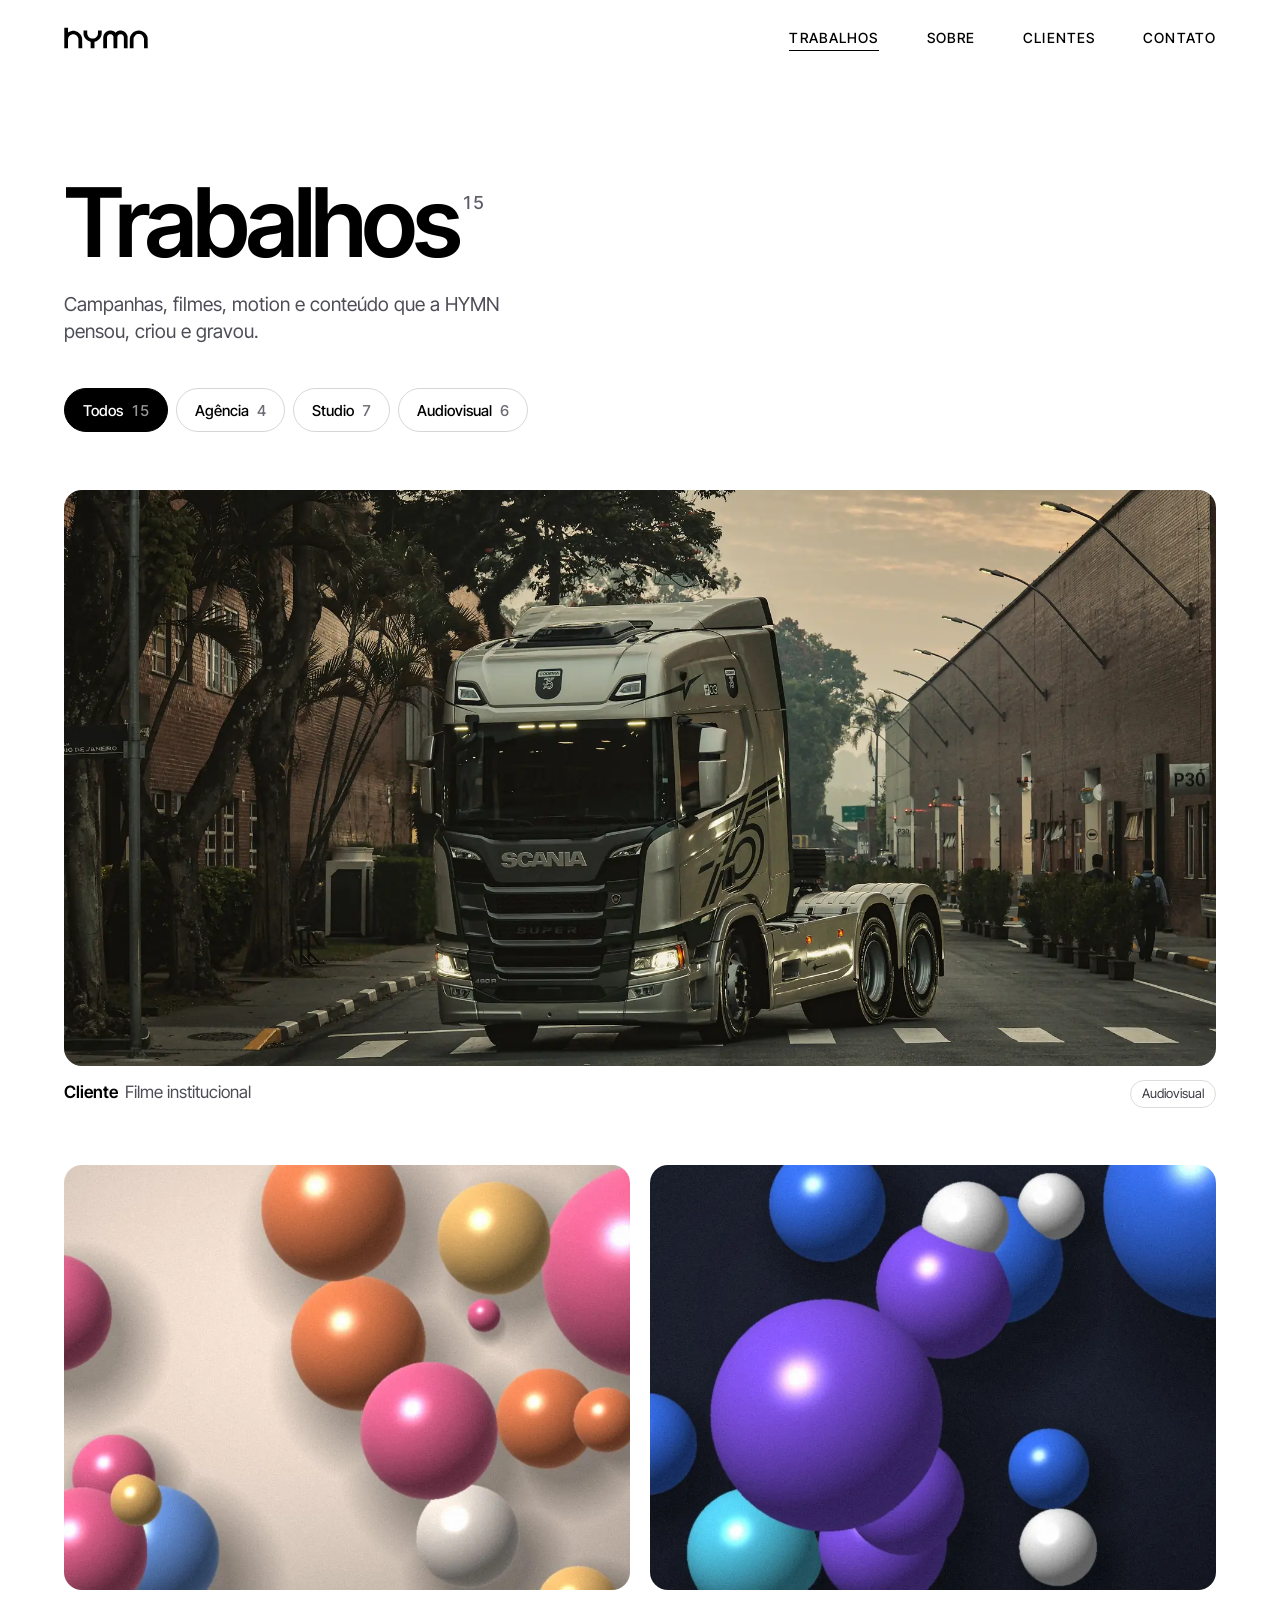
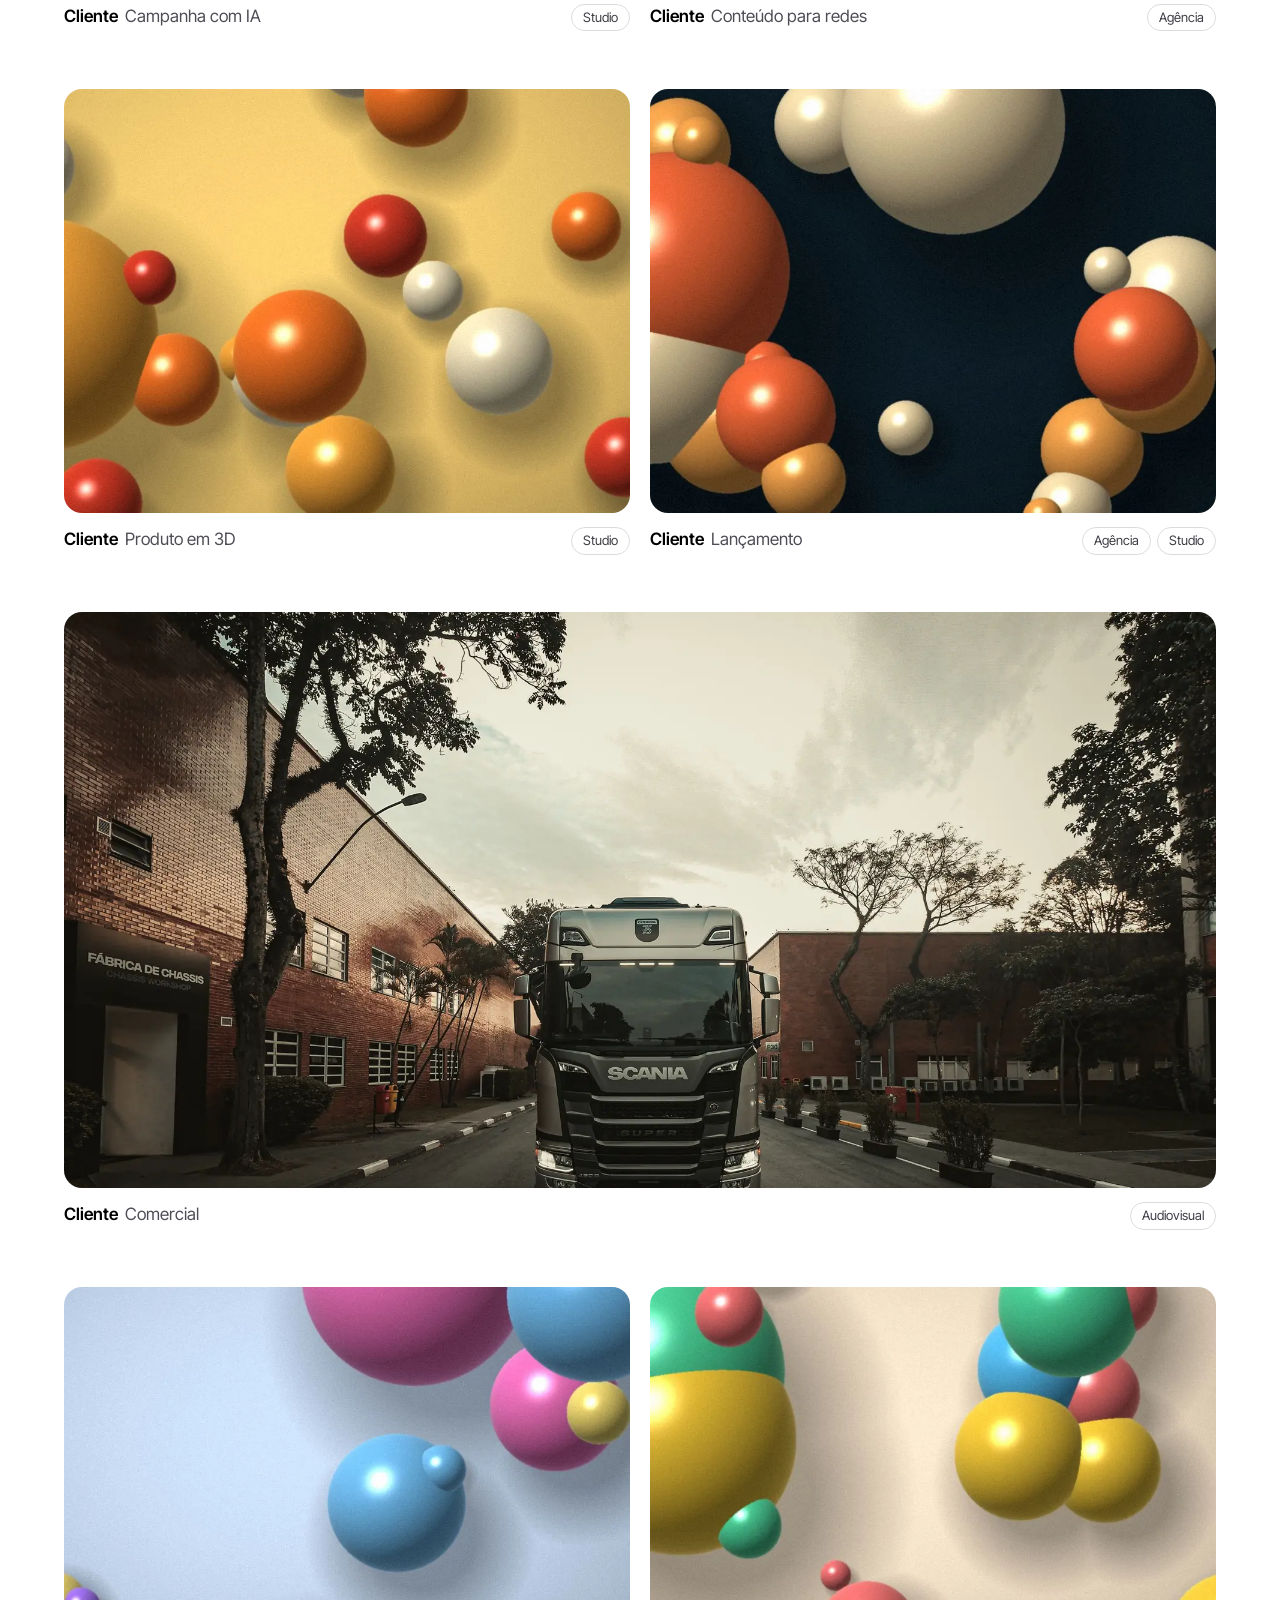
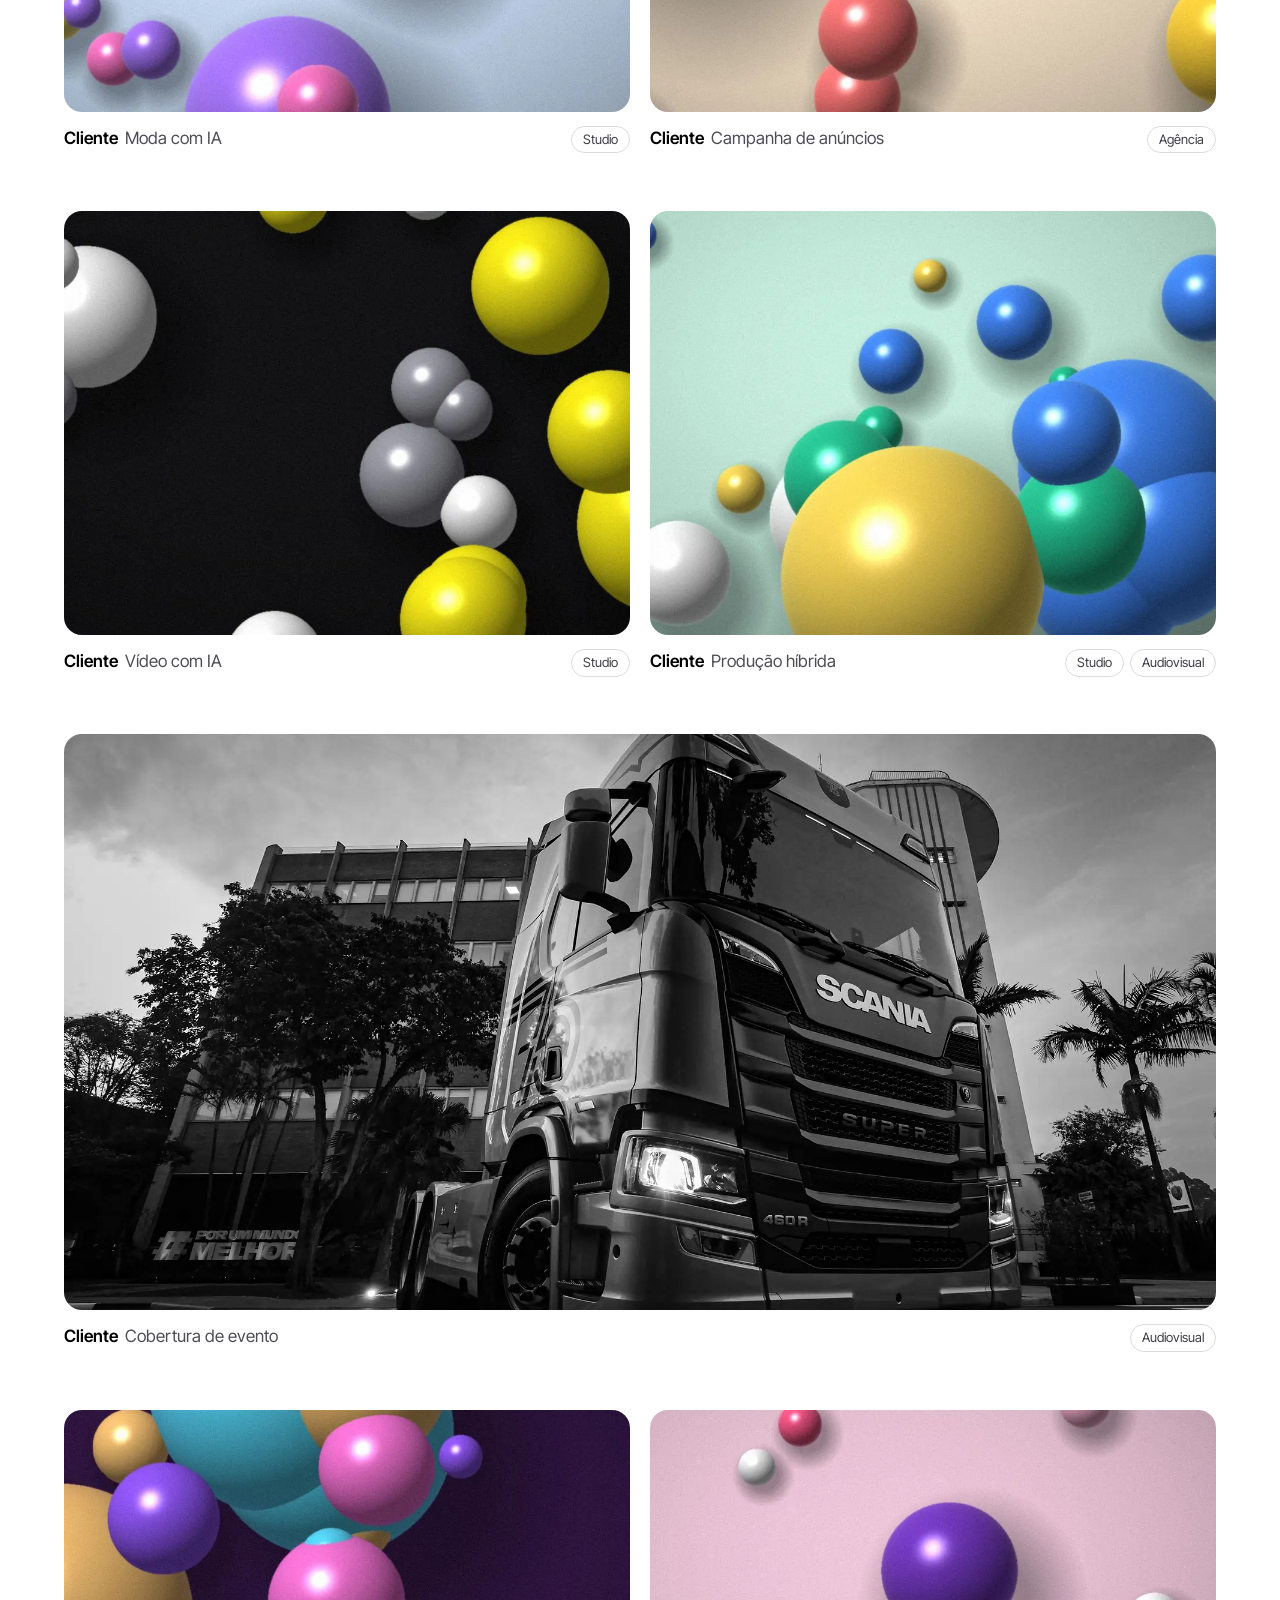
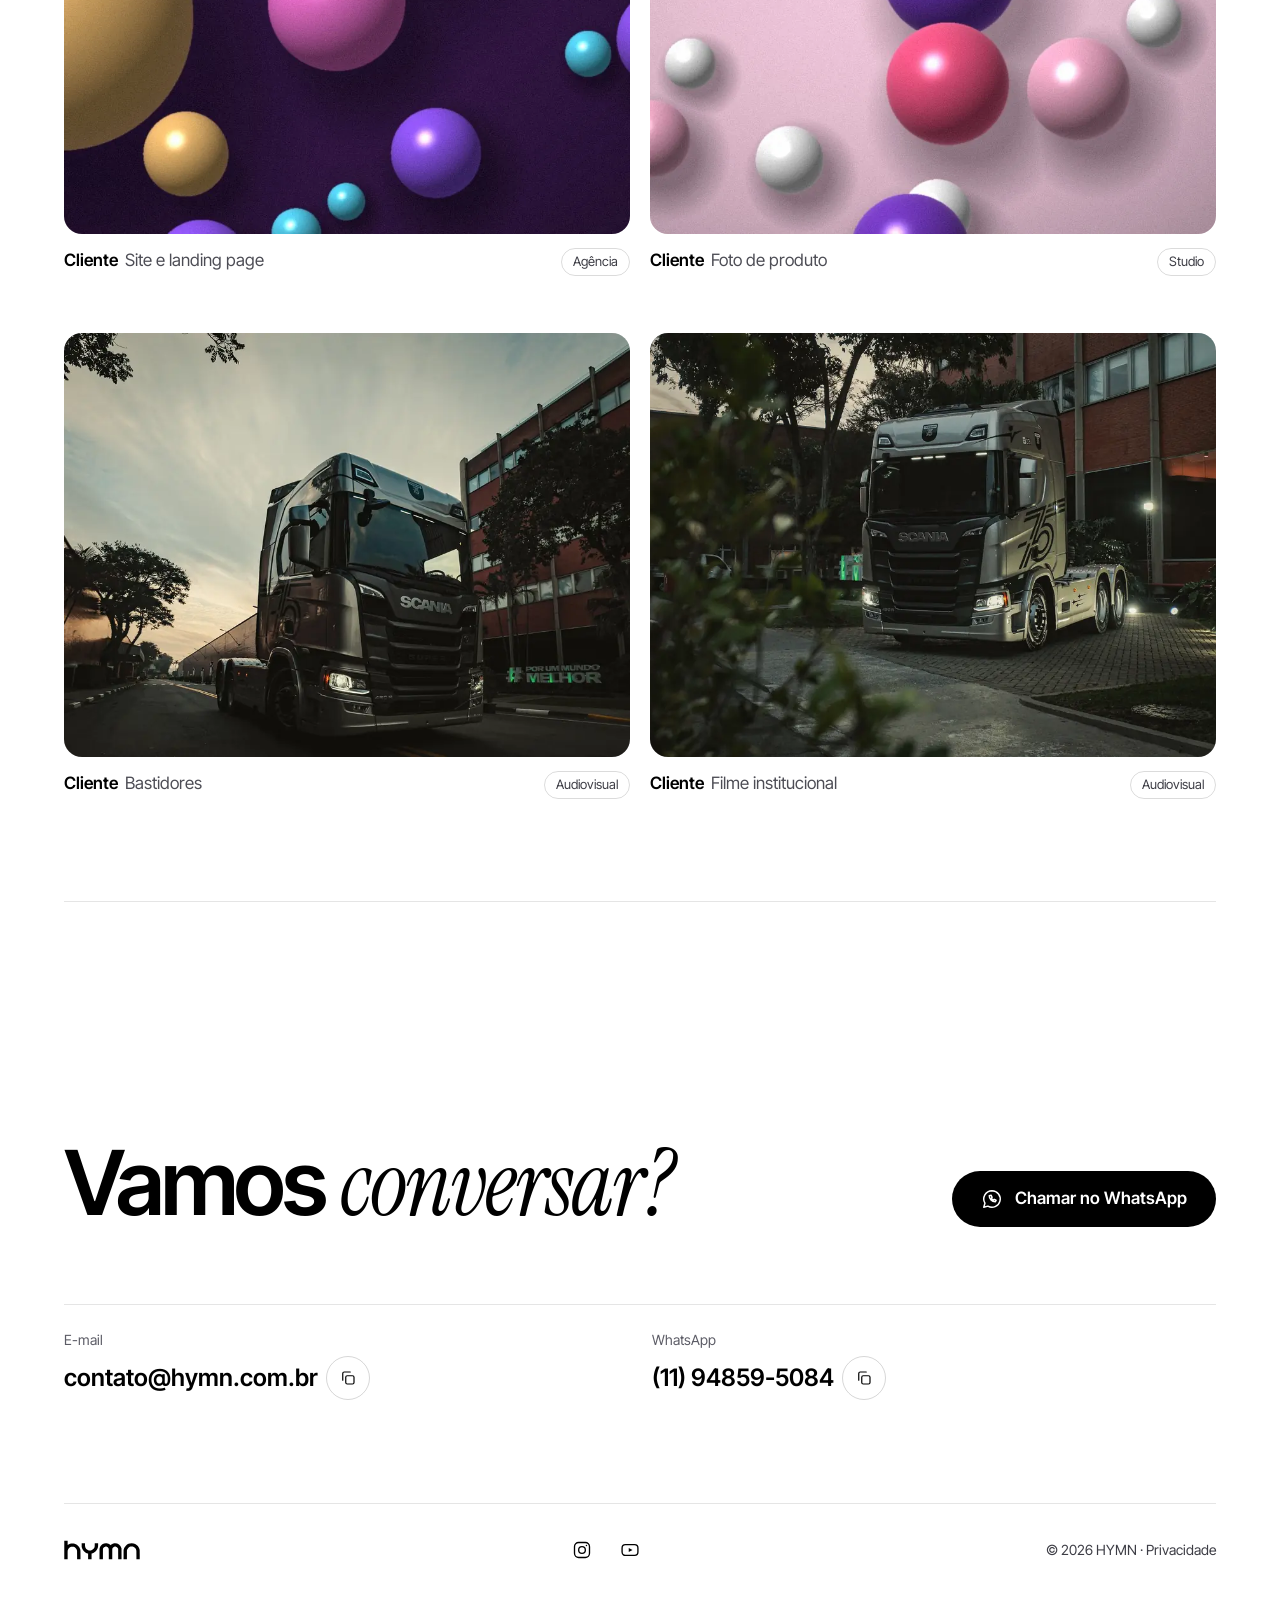
<file: v9/trabalhos.html>
<!doctype html>
<html lang="pt-BR">
<head>
<meta charset="utf-8">
<meta name="viewport" content="width=device-width, initial-scale=1, viewport-fit=cover">
<meta name="theme-color" content="#000000">
<meta name="color-scheme" content="only dark">
<title>Trabalhos | HYMN</title>
<meta name="description" content="Campanhas, filmes e motion que a HYMN pensou, criou e gravou.">
<meta name="robots" content="noindex, nofollow">
<link rel="preconnect" href="https://fonts.googleapis.com">
<link rel="preconnect" href="https://fonts.gstatic.com" crossorigin>
<link rel="stylesheet" href="https://fonts.googleapis.com/css2?family=Inter+Tight:wght@400;500;600&family=Instrument+Serif:ital@1&display=swap">
<link rel="stylesheet" href="tokens.css">
<link rel="stylesheet" href="componentes.css">
<link rel="stylesheet" href="site.css">
<style>
.filtros { display: flex; flex-wrap: wrap; gap: 8px; margin-top: clamp(28px, 3.5vw, 44px); }
.filtro { display: inline-flex; align-items: center; gap: 8px; min-height: var(--toque-min); padding: 0 18px; border-radius: var(--raio-pilula); border: var(--borda) solid rgb(0 0 0 / 16%); background: transparent; color: var(--cor-preto); font: 500 15px/1 var(--fonte-texto); cursor: pointer; transition: background-color 150ms ease, color 150ms ease, border-color 150ms ease, transform 160ms var(--pg-entrada); -webkit-tap-highlight-color: transparent; }
.filtro span { font-variant-numeric: tabular-nums; color: #6B6B74; transition: color 150ms ease; }
.filtro:hover { background: rgb(0 0 0 / 5%); }
.filtro:active { transform: scale(0.97); }
.filtro[aria-pressed="true"] { background: var(--cor-preto); border-color: var(--cor-preto); color: var(--cor-branco); }
.filtro[aria-pressed="true"] span { color: rgb(255 255 255 / 60%); }
.filtro:focus-visible { outline: 2px solid var(--cor-preto); outline-offset: 2px; }
.lista-trab { padding-bottom: var(--secao); }
.obras { list-style: none; margin: 0; padding: 0; display: grid; grid-template-columns: repeat(2, minmax(0, 1fr)); gap: clamp(36px, 4.5vw, 64px) clamp(14px, 1.6vw, 24px); grid-auto-flow: dense; }
.obra--cheia { grid-column: 1 / -1; }
.obra figure { margin: 0; }
.obra-img { position: relative; overflow: hidden; border-radius: 18px; aspect-ratio: 4 / 3; background: #EDEDF0; }
.obra--cheia .obra-img { aspect-ratio: 2 / 1; }
.obra-img img { width: 100%; height: 100%; object-fit: cover; object-position: var(--fx, 50%) var(--fy, 50%); transition: transform 700ms var(--pg-entrada); }
.obra.is-pb .obra-img img { filter: grayscale(1) contrast(1.12); }
.obra figcaption { display: flex; justify-content: space-between; align-items: baseline; gap: var(--esp-4); margin-top: 14px; font-size: 17px; line-height: 1.35; }
.obra figcaption b { font-weight: var(--peso-titulo); }
.obra figcaption .tipo { color: #4D4D55; margin-left: 0.4em; }
.etiquetas { display: flex; flex-wrap: wrap; justify-content: flex-end; gap: 6px; flex: none; }
.etiqueta { padding: 5px 11px; border-radius: var(--raio-pilula); border: var(--borda) solid rgb(0 0 0 / 14%); font-size: 13px; line-height: 1.2; color: #3D3D45; white-space: nowrap; }
@media (hover: hover) and (pointer: fine) {
  .obra:hover .obra-img img { transform: scale(1.04); }
}
.obra[hidden] { display: none !important; }
@media (max-width: 700px) {
  .obras { grid-template-columns: minmax(0, 1fr); gap: 40px; }
  .obra--cheia .obra-img { aspect-ratio: 4 / 3; }
  .obra-img { border-radius: 14px; }
  .obra figcaption { flex-direction: column; gap: 10px; font-size: 16px; }
  .etiquetas { justify-content: flex-start; }
  .filtros { margin-inline: calc(var(--lateral) * -1) calc(var(--lateral-d) * -1); padding-inline: var(--lateral) var(--lateral-d); flex-wrap: nowrap; overflow-x: auto; scrollbar-width: none; }
  .filtros::-webkit-scrollbar { display: none; }
  .filtro { flex: none; }
}
</style>
</head>
<body>
<svg xmlns="http://www.w3.org/2000/svg" style="position:absolute;width:0;height:0" aria-hidden="true">
<defs>
<symbol id="i-seta" viewBox="0 0 24 24"><path d="M5 12h14M13 6l6 6-6 6"/></symbol>
<symbol id="i-seta-esq" viewBox="0 0 24 24"><path d="M19 12H5M11 6l-6 6 6 6"/></symbol>
<symbol id="i-sobe" viewBox="0 0 24 24"><path d="M4 16l8-8 8 8"/></symbol>
<symbol id="i-fechar" viewBox="0 0 24 24"><path d="M6 6l12 12M18 6L6 18"/></symbol>
<symbol id="i-play" viewBox="0 0 24 24"><path d="M8 5.5v13l11-6.5z" fill="currentColor" stroke="none"/></symbol>
<symbol id="i-pausa" viewBox="0 0 24 24"><path d="M8.5 5v14M15.5 5v14"/></symbol>
<symbol id="i-som" viewBox="0 0 24 24"><path d="M4 9.5v5h4l5 4v-13l-5 4z"/><path d="M16.5 9a4 4 0 0 1 0 6M19 6.5a7.5 7.5 0 0 1 0 11"/></symbol>
<symbol id="i-copiar" viewBox="0 0 24 24"><rect x="9" y="9" width="11" height="11" rx="2"/><path d="M5 15V6a2 2 0 0 1 2-2h8"/></symbol>
<symbol id="i-check" viewBox="0 0 24 24"><path d="M5 12.5l4.5 4.5L19 7"/></symbol>
<symbol id="i-camera" viewBox="0 0 24 24"><rect x="3" y="6.5" width="12" height="11" rx="2"/><path d="M15 10.5l6-3.5v10l-6-3.5"/></symbol>
<symbol id="i-ia" viewBox="0 0 24 24"><path d="M11 3.5l1.9 5.1L18 10.5l-5.1 1.9L11 17.5l-1.9-5.1L4 10.5l5.1-1.9z"/><path d="M18.5 15.5l.7 1.8 1.8.7-1.8.7-.7 1.8-.7-1.8-1.8-.7 1.8-.7z"/></symbol>
<symbol id="i-alvo" viewBox="0 0 24 24"><circle cx="12" cy="12" r="9"/><circle cx="12" cy="12" r="5"/><circle cx="12" cy="12" r="1.2" fill="currentColor" stroke="none"/></symbol>
<symbol id="i-instagram" viewBox="0 0 24 24"><rect x="3" y="3" width="18" height="18" rx="5"/><circle cx="12" cy="12" r="4"/><circle cx="17.3" cy="6.7" r=".9" fill="currentColor" stroke="none"/></symbol>
<symbol id="i-youtube" viewBox="0 0 24 24"><rect x="2.5" y="5.5" width="19" height="13" rx="4"/><path d="M10.5 9.5v5l4.5-2.5z" fill="currentColor" stroke="none"/></symbol>
<symbol id="i-linkedin" viewBox="0 0 24 24"><rect x="3" y="3" width="18" height="18" rx="3"/><path d="M8 10.5V16M8 7.8v.1M11.5 16v-5.5M11.5 13c0-1.6 1-2.6 2.4-2.6s2.1 1 2.1 2.6V16"/></symbol>
<symbol id="i-whatsapp" viewBox="0 0 24 24"><path d="M12 3a9 9 0 0 0-7.7 13.6L3 21l4.5-1.2A9 9 0 1 0 12 3z"/><path d="M9 8.5c0 3.6 2.9 6.5 6.5 6.5l1-1.6-2.1-1-1 .8a4.6 4.6 0 0 1-2.1-2.1l.8-1-1-2.1z"/></symbol>
</defs>
</svg>
<a class="pular" href="#conteudo">Pular para o conteúdo</a>
<header class="topo3 is-claro" data-topo>
  <a class="marca" href="index.html" aria-label="HYMN, início"><img class="logo-branco" src="assets/logo-branco.svg" alt="HYMN"><img class="logo-preto" src="assets/logo-preto.svg" alt=""></a>
  <nav aria-label="Menu principal">
    <a href="trabalhos.html" aria-current="page">Trabalhos</a>
    <a href="index.html#sobre">Sobre</a>
    <a href="clientes.html">Clientes</a>
    <a href="#contato">Contato</a>
  </nav>
  <button class="btn-menu3" type="button" aria-expanded="false" aria-controls="menu-cel" data-abre-menu>Menu</button>
</header>
<div class="menu-cel" id="menu-cel" hidden>
  <div class="cabeca"><img src="assets/logo-branco.svg" alt="HYMN"><button class="btn-menu3" type="button" style="display:inline-flex" data-fecha-menu>Fechar</button></div>
  <ul>
    <li style="--n:0"><a href="trabalhos.html" aria-current="page" data-fecha-menu>Trabalhos</a></li>
    <li style="--n:1"><a href="index.html#sobre" data-fecha-menu>Sobre</a></li>
    <li style="--n:2"><a href="clientes.html" data-fecha-menu>Clientes</a></li>
    <li style="--n:3"><a href="#contato" data-fecha-menu>Contato</a></li>
  </ul>
  <div class="rodape-menu"><span>contato@hymn.com.br</span><span>(11) 94859-5084</span></div>
</div>
<main id="conteudo" tabindex="-1">
  <section class="cabeca-pg miolo claro" aria-labelledby="t-pg" data-tom="claro">
    <h1 id="t-pg">Trabalhos<sup data-total>15</sup></h1>
    <p class="apoio-pg">Campanhas, filmes, motion e conteúdo que a HYMN pensou, criou e gravou.</p>
    <div class="filtros" role="group" aria-label="Filtrar por frente">
      <button class="filtro" type="button" aria-pressed="true" data-filtro="todos">Todos <span data-conta="todos"></span></button>
      <button class="filtro" type="button" aria-pressed="false" data-filtro="agencia">Agência <span data-conta="agencia"></span></button>
      <button class="filtro" type="button" aria-pressed="false" data-filtro="studio">Studio <span data-conta="studio"></span></button>
      <button class="filtro" type="button" aria-pressed="false" data-filtro="audiovisual">Audiovisual <span data-conta="audiovisual"></span></button>
    </div>
    <p class="sr" aria-live="polite" data-aviso></p>
  </section>
    <section class="lista-trab miolo claro" aria-label="Lista de trabalhos" data-tom="claro">
    <ul class="obras" data-obras>
      <li class="obra obra--cheia" data-frente="audiovisual"><figure><div class="obra-img" style="--fx:52%;--fy:60%"><img src="assets/filme/f01.webp" srcset="assets/filme/f01-p.webp 1000w, assets/filme/f01.webp 1920w" sizes="(max-width: 700px) 100vw, 92vw" alt="Caminhão Scania na rua da fábrica ao amanhecer" decoding="async"></div><figcaption><span><b>Cliente</b><span class="tipo">Filme institucional</span></span><span class="etiquetas"><span class="etiqueta">Audiovisual</span></span></figcaption></figure></li>
      <li class="obra" data-frente="studio"><figure><div class="obra-img"><img src="assets/exemplos/ex01.webp" alt="" loading="lazy" decoding="async"></div><figcaption><span><b>Cliente</b><span class="tipo">Campanha com IA</span></span><span class="etiquetas"><span class="etiqueta">Studio</span></span></figcaption></figure></li>
      <li class="obra" data-frente="agencia"><figure><div class="obra-img"><img src="assets/exemplos/ex02.webp" alt="" loading="lazy" decoding="async"></div><figcaption><span><b>Cliente</b><span class="tipo">Conteúdo para redes</span></span><span class="etiquetas"><span class="etiqueta">Agência</span></span></figcaption></figure></li>
      <li class="obra" data-frente="studio"><figure><div class="obra-img"><img src="assets/exemplos/ex03.webp" alt="" loading="lazy" decoding="async"></div><figcaption><span><b>Cliente</b><span class="tipo">Produto em 3D</span></span><span class="etiquetas"><span class="etiqueta">Studio</span></span></figcaption></figure></li>
      <li class="obra" data-frente="agencia studio"><figure><div class="obra-img"><img src="assets/exemplos/ex10.webp" alt="" loading="lazy" decoding="async"></div><figcaption><span><b>Cliente</b><span class="tipo">Lançamento</span></span><span class="etiquetas"><span class="etiqueta">Agência</span><span class="etiqueta">Studio</span></span></figcaption></figure></li>
      <li class="obra obra--cheia" data-frente="audiovisual"><figure><div class="obra-img" style="--fx:50%;--fy:62%"><img src="assets/filme/f03.webp" srcset="assets/filme/f03-p.webp 1000w, assets/filme/f03.webp 1920w" sizes="(max-width: 700px) 100vw, 92vw" alt="" loading="lazy" decoding="async"></div><figcaption><span><b>Cliente</b><span class="tipo">Comercial</span></span><span class="etiquetas"><span class="etiqueta">Audiovisual</span></span></figcaption></figure></li>
      <li class="obra" data-frente="studio"><figure><div class="obra-img"><img src="assets/exemplos/ex04.webp" alt="" loading="lazy" decoding="async"></div><figcaption><span><b>Cliente</b><span class="tipo">Moda com IA</span></span><span class="etiquetas"><span class="etiqueta">Studio</span></span></figcaption></figure></li>
      <li class="obra" data-frente="agencia"><figure><div class="obra-img"><img src="assets/exemplos/ex09.webp" alt="" loading="lazy" decoding="async"></div><figcaption><span><b>Cliente</b><span class="tipo">Campanha de anúncios</span></span><span class="etiquetas"><span class="etiqueta">Agência</span></span></figcaption></figure></li>
      <li class="obra" data-frente="studio"><figure><div class="obra-img"><img src="assets/exemplos/ex05.webp" alt="" loading="lazy" decoding="async"></div><figcaption><span><b>Cliente</b><span class="tipo">Vídeo com IA</span></span><span class="etiquetas"><span class="etiqueta">Studio</span></span></figcaption></figure></li>
      <li class="obra" data-frente="studio audiovisual"><figure><div class="obra-img"><img src="assets/exemplos/ex07.webp" alt="" loading="lazy" decoding="async"></div><figcaption><span><b>Cliente</b><span class="tipo">Produção híbrida</span></span><span class="etiquetas"><span class="etiqueta">Studio</span><span class="etiqueta">Audiovisual</span></span></figcaption></figure></li>
      <li class="obra obra--cheia is-pb" data-frente="audiovisual"><figure><div class="obra-img" style="--fx:60%;--fy:52%"><img src="assets/filme/f02.webp" srcset="assets/filme/f02-p.webp 1000w, assets/filme/f02.webp 1920w" sizes="(max-width: 700px) 100vw, 92vw" alt="" loading="lazy" decoding="async"></div><figcaption><span><b>Cliente</b><span class="tipo">Cobertura de evento</span></span><span class="etiquetas"><span class="etiqueta">Audiovisual</span></span></figcaption></figure></li>
      <li class="obra" data-frente="agencia"><figure><div class="obra-img"><img src="assets/exemplos/ex08.webp" alt="" loading="lazy" decoding="async"></div><figcaption><span><b>Cliente</b><span class="tipo">Site e landing page</span></span><span class="etiquetas"><span class="etiqueta">Agência</span></span></figcaption></figure></li>
      <li class="obra" data-frente="studio"><figure><div class="obra-img"><img src="assets/exemplos/ex06.webp" alt="" loading="lazy" decoding="async"></div><figcaption><span><b>Cliente</b><span class="tipo">Foto de produto</span></span><span class="etiquetas"><span class="etiqueta">Studio</span></span></figcaption></figure></li>
      <li class="obra" data-frente="audiovisual"><figure><div class="obra-img" style="--fx:54%;--fy:55%"><img src="assets/filme/f04-p.webp" alt="" loading="lazy" decoding="async"></div><figcaption><span><b>Cliente</b><span class="tipo">Bastidores</span></span><span class="etiquetas"><span class="etiqueta">Audiovisual</span></span></figcaption></figure></li>
      <li class="obra" data-frente="audiovisual"><figure><div class="obra-img" style="--fx:50%;--fy:55%"><img src="assets/filme/f05-p.webp" alt="" loading="lazy" decoding="async"></div><figcaption><span><b>Cliente</b><span class="tipo">Filme institucional</span></span><span class="etiquetas"><span class="etiqueta">Audiovisual</span></span></figcaption></figure></li>
    </ul>
  </section>
  <section class="contato3" id="contato" aria-labelledby="t-contato" data-contato data-tom="claro">
    <div class="painel3 miolo">
      <div class="topo-contato">
        <div class="volta-centro" data-volta><a class="volta3" href="#conteudo"><svg class="ic"><use href="#i-sobe"/></svg><span>Voltar ao<br>topo</span></a></div>
        <h2 id="t-contato">Vamos <em>conversar?</em></h2>
                <a class="btn btn--whats" href="https://wa.me/5511948595084?text=Ol%C3%A1%2C%20HYMN%21%20Vi%20os%20trabalhos%20no%20site%20e%20quero%20pedir%20um%20or%C3%A7amento.%20O%20que%20eu%20preciso%20%C3%A9%3A%20" target="_blank" rel="noopener"><svg class="ic"><use href="#i-whatsapp"/></svg>Chamar no WhatsApp</a>
      </div>
      <div class="linhas3">
        <div><span class="rot">E-mail</span><span class="valor"><span data-texto>contato@hymn.com.br</span><button class="copiar3" type="button" aria-label="Copiar e-mail" data-copia="contato@hymn.com.br"><svg class="ic"><use href="#i-copiar"/></svg></button></span></div>
        <div><span class="rot">WhatsApp</span><span class="valor"><span data-texto>(11) 94859-5084</span><button class="copiar3" type="button" aria-label="Copiar número do WhatsApp" data-copia="11948595084"><svg class="ic"><use href="#i-copiar"/></svg></button></span></div>
      </div>
      <footer class="rodape3">
        <span class="marca"><img src="assets/logo-preto.svg" alt="HYMN"></span>
        <span class="redes">
                    <a href="https://www.instagram.com/hymn.produtora/" target="_blank" rel="noopener" aria-label="Instagram da HYMN"><svg class="ic"><use href="#i-instagram"/></svg></a>
          <a href="https://www.youtube.com/@hymn6675" target="_blank" rel="noopener" aria-label="YouTube da HYMN"><svg class="ic"><use href="#i-youtube"/></svg></a>
        </span>
        <span>© 2026 HYMN · Privacidade</span>
      </footer>
    </div>
  </section>
</main>
<script src="site.js"></script>
<script>
(function () {
  var $ = function (s, r) { return (r || document).querySelector(s); };
  var $$ = function (s, r) { return Array.prototype.slice.call((r || document).querySelectorAll(s)); };
  var obras = $$('[data-obras] > li'), botoes = $$('[data-filtro]'), total = $('[data-total]'), aviso = $('[data-aviso]');
  var reduz = window.matchMedia('(prefers-reduced-motion: reduce)').matches;
  var NOMES = { todos: 'todas as frentes', agencia: 'Agência', studio: 'Studio', audiovisual: 'Audiovisual' };
  function tem(o, f) { return f === 'todos' || (' ' + o.getAttribute('data-frente') + ' ').indexOf(' ' + f + ' ') > -1; }
  botoes.forEach(function (b) { var f = b.getAttribute('data-filtro'); $('[data-conta]', b).textContent = obras.filter(function (o) { return tem(o, f); }).length; });
  obras.forEach(function (o, i) { o.style.viewTransitionName = 'obra-' + i; });
  function aplica(f) {
    var n = 0;
    obras.forEach(function (o) { var ok = tem(o, f); o.hidden = !ok; if (ok) n++; });
    botoes.forEach(function (b) { b.setAttribute('aria-pressed', String(b.getAttribute('data-filtro') === f)); });
    total.textContent = n;
    aviso.textContent = n + (n === 1 ? ' trabalho' : ' trabalhos') + ' de ' + NOMES[f] + '.';
    if (window.HYMN) window.HYMN.atualizaTopo();
  }
  botoes.forEach(function (b) {
    b.addEventListener('click', function () {
      var f = b.getAttribute('data-filtro');
      if (b.getAttribute('aria-pressed') === 'true') return;
      if (document.startViewTransition && !reduz) document.startViewTransition(function () { aplica(f); });
      else aplica(f);
    });
  });
})();
</script>
</body>
</html>
</file>
<file: tokens.css>
:root {
  --cor-preto: #000000;          
  --cor-branco: #ffffff;         
  --cor-amarelo: #fff21a;        
  --cor-roxo: #d075f8;           
  --cor-roxo-no-amarelo: #9747ff;
  --cor-roxo-no-branco: #a64bff; 
  
  --cor-cinza: #9b9ba3;          
  --cor-apoio-amarelo: #736d0c;  
  --cor-superficie: #111114;     
  --cor-superficie-2: #1a1a1f;   
  --cor-superficie-3: #24242a;   
  --cor-linha: rgb(255 255 255 / 14%);
  --cor-linha-forte: rgb(255 255 255 / 35%);
  --cor-linha-amarelo: rgb(0 0 0 / 20%);
  --cor-desativado: #6e6e76;     
  --cor-erro: #ff6b5e;           
  --cor-erro-hover: #ff8a80;     
  --cor-sucesso: #4fd18b;        
  --cor-aviso: #ffb547;          
  --cor-info: #7cb6ff;           
  --cor-fundo-modal: rgb(0 0 0 / 72%);
  --cor-amarelo-hover: #fff76a;  
  --cor-preto-hover: #26261f;    
  --cor-veu: rgb(0 0 0 / 55%);   
  
  --fundo: var(--cor-preto);
  --texto: var(--cor-branco);
  --texto-apoio: var(--cor-cinza);
  --acao: var(--cor-amarelo);
  --texto-na-acao: var(--cor-preto);
  --foco: var(--cor-amarelo);
  --superficie: var(--cor-superficie);
  --superficie-elevada: var(--cor-superficie-3);
  --borda-cor: var(--cor-linha);
  --borda-forte: var(--cor-linha-forte);
  
  --fonte-texto: 'Inter Tight', Helvetica, Arial, sans-serif;
  --fonte-destaque: 'Instrument Serif', Georgia, serif;  
  --fonte-codigo: ui-monospace, 'SF Mono', Menlo, Consolas, monospace; 
  --peso-texto: 400;
  --peso-medio: 500;
  --peso-titulo: 600;
  --tam-display: clamp(3rem, 8vw, 5.6rem);   
  --tam-h1: clamp(1.9rem, 3.8vw, 3.4rem);    
  --tam-h2: clamp(1.75rem, 3vw, 2.6rem);     
  --tam-h3: 1.375rem;                        
  --tam-grande: 1.25rem;                     
  --tam-texto: 1.125rem;                     
  --tam-ui: 1rem;                            
  --tam-legenda: 0.875rem;                   
  --tam-rotulo: 0.875rem;                    
  --tam-codigo: 0.875rem;                    
  --tam-minimo: 0.8125rem;                   
  --altura-titulo: 1.05;
  --altura-texto: 1.55;
  --espaco-letra-titulo: -0.03em;
  --largura-texto: 60ch;
  
  --esp-1: 4px;
  --esp-2: 8px;
  --esp-3: 12px;
  --esp-4: 16px;
  --esp-5: 24px;
  --esp-6: 32px;
  --esp-7: 48px;
  --esp-8: 64px;
  --esp-9: 96px;
  --esp-10: 128px;
  --margem: clamp(20px, 5vw, 72px);            
  --secao: clamp(64px, 8vw, 112px);            
  
  --raio-xs: 4px;      
  --raio-sm: 8px;      
  --raio-md: 12px;     
  --raio-lg: 20px;     
  --raio-pilula: 999px;
  --borda: 1px;
  
  --sombra-1: 0 8px 24px rgb(0 0 0 / 50%);
  --sombra-2: 0 24px 64px rgb(0 0 0 / 70%);
  
  --toque-min: 44px;
  --altura-botao: 52px;
  --altura-filtro: 40px;
  --icone-sm: 16px;
  --icone: 20px;
  --icone-lg: 24px;
  --icone-traco: 1.6;  
  
  --curva: cubic-bezier(0.16, 1, 0.3, 1);
  --dur-rapida: 150ms;   
  --dur-media: 250ms;    
  --dur-lenta: 400ms;    
  
  --z-topo: 10;
  --z-menu: 20;
  --z-modal: 30;
  --z-toast: 40;
}
@media (prefers-reduced-motion: reduce) {
  :root { --dur-rapida: 0ms; --dur-media: 0ms; --dur-lenta: 0ms; }
}
</file>
<file: componentes.css>
*, *::before, *::after { box-sizing: border-box; }
body { margin: 0; background: var(--fundo); color: var(--texto); font-family: var(--fonte-texto); font-size: var(--tam-texto); line-height: var(--altura-texto); }
a { color: inherit; text-decoration: none; }
h1, h2, h3, p { margin: 0; }
h1, h2, h3, .display { font-weight: var(--peso-titulo); line-height: var(--altura-titulo); letter-spacing: var(--espaco-letra-titulo); text-wrap: balance; }
.display { font-size: var(--tam-display); line-height: 1; }
h1 { font-size: var(--tam-h1); }
h2 { font-size: var(--tam-h2); }
h3 { font-size: var(--tam-h3); letter-spacing: -0.02em; }
em { font-family: var(--fonte-destaque); font-style: italic; font-weight: 400; letter-spacing: -0.01em; }
:focus-visible { outline: 2px solid var(--foco); outline-offset: 3px; }
.no-amarelo { background: var(--cor-amarelo); color: var(--cor-preto); --foco: var(--cor-preto); --texto-apoio: var(--cor-apoio-amarelo); }
.btn { display: inline-flex; align-items: center; justify-content: center; gap: var(--esp-3); min-height: var(--altura-botao); padding: 0 26px; border-radius: var(--raio-pilula); border: var(--borda) solid transparent; font: var(--peso-titulo) 17px/1 var(--fonte-texto); white-space: nowrap; cursor: pointer; transition: transform var(--dur-rapida) var(--curva), background-color var(--dur-rapida) var(--curva), color var(--dur-rapida) var(--curva); }
.btn:active, .btn.is-pressionado { transform: scale(0.98); }
.btn:focus-visible, .btn.is-foco { outline: 2px solid var(--foco); outline-offset: 3px; }
.btn[disabled], .btn.is-desativado { cursor: not-allowed; transform: none; }
.btn--primario { background: var(--cor-amarelo); color: var(--cor-preto); }
.btn--primario:hover, .btn--primario.is-hover { background: var(--cor-amarelo-hover); }
.btn--primario[disabled] { background: var(--cor-superficie-2); color: var(--cor-desativado); }
.no-amarelo .btn--primario { background: var(--cor-preto); color: var(--cor-amarelo); }
.no-amarelo .btn--primario:hover, .no-amarelo .btn--primario.is-hover { background: var(--cor-preto-hover); }
.btn--secundario { background: transparent; color: var(--texto); border-color: var(--cor-linha-forte); }
.btn--secundario:hover, .btn--secundario.is-hover { background: rgb(255 255 255 / 8%); }
.no-amarelo .btn--secundario { color: var(--cor-preto); border-color: rgb(0 0 0 / 45%); }
.btn--vidro { color: var(--cor-branco); background: rgb(255 255 255 / 10%); border-color: var(--cor-linha-forte); }
.btn--vidro:hover, .btn--vidro.is-hover { background: rgb(255 255 255 / 18%); }
.btn .tri { width: 0; height: 0; border-left: 11px solid currentColor; border-top: 7px solid transparent; border-bottom: 7px solid transparent; }
.link-seta { display: inline-flex; gap: var(--esp-2); font-weight: var(--peso-titulo); font-size: var(--tam-ui); border-bottom: var(--borda) solid currentColor; padding-bottom: 2px; white-space: nowrap; }
.link-seta:hover, .link-seta.is-hover { opacity: 0.75; }
.topo { display: flex; align-items: center; justify-content: space-between; gap: var(--esp-5); padding: 22px var(--margem); }
.topo .logo img { height: 22px; width: auto; display: block; }
.menu { display: flex; align-items: center; gap: var(--esp-6); font-size: var(--tam-ui); font-weight: var(--peso-medio); }
.menu a { opacity: 0.86; transition: opacity var(--dur-rapida) var(--curva); }
.menu a:hover, .menu a[aria-current="page"] { opacity: 1; }
.menu a[aria-current="page"] { border-bottom: var(--borda) solid currentColor; }
.redes { display: flex; gap: 14px; padding-left: var(--esp-5); border-left: var(--borda) solid var(--cor-linha); }
.redes svg { width: var(--icone); height: var(--icone); display: block; }
.btn-menu { display: none; min-height: var(--toque-min); padding: 0 18px; border-radius: var(--raio-pilula); border: var(--borda) solid var(--cor-linha-forte); background: none; color: var(--texto); font: var(--peso-titulo) 15px var(--fonte-texto); }
.filtros { display: flex; flex-wrap: wrap; gap: var(--esp-2); }
.filtro { min-height: var(--altura-filtro); padding: 0 var(--esp-4); border-radius: var(--raio-pilula); border: var(--borda) solid var(--cor-linha); background: none; color: var(--texto); font: var(--peso-medio) 15px var(--fonte-texto); cursor: pointer; }
.filtro[aria-pressed="true"] { background: var(--cor-branco); color: var(--cor-preto); border-color: var(--cor-branco); }
.trabalho { display: block; }
.trabalho .quadro { position: relative; aspect-ratio: 16 / 9; background: var(--cor-superficie); border-radius: var(--raio-md); overflow: hidden; display: grid; place-items: center; transition: transform var(--dur-lenta) var(--curva); }
.trabalho .quadro img { position: absolute; inset: 0; width: 100%; height: 100%; object-fit: cover; }
.trabalho:hover .quadro, .trabalho.is-hover .quadro { transform: scale(0.99); }
.play { position: relative; width: 56px; height: 56px; border-radius: 50%; border: var(--borda) solid var(--cor-linha-forte); display: grid; place-items: center; background: rgb(0 0 0 / 30%); }
.play::after { content: ''; border-left: 14px solid rgb(255 255 255 / 80%); border-top: 9px solid transparent; border-bottom: 9px solid transparent; margin-left: 4px; }
.legenda { display: flex; justify-content: space-between; gap: var(--esp-3); padding-top: var(--esp-3); font-size: 15px; }
.legenda b { font-weight: var(--peso-titulo); }
.legenda span { color: var(--texto-apoio); }
.logos { display: grid; grid-template-columns: repeat(6, 1fr); border-top: var(--borda) solid var(--cor-linha); border-bottom: var(--borda) solid var(--cor-linha); }
.logos div { display: grid; place-items: center; height: 112px; padding: 20px; }
.logos img { max-height: 40px; width: auto; filter: brightness(0) invert(1); opacity: 0.9; }
.campo { display: grid; gap: var(--esp-2); }
.campo label { font-size: var(--tam-legenda); font-weight: var(--peso-medio); }
.campo label small { color: var(--texto-apoio); font-weight: 400; font-size: var(--tam-legenda); }
.campo input, .campo textarea { width: 100%; min-height: var(--altura-botao); padding: 14px var(--esp-4); border-radius: var(--raio-sm); border: var(--borda) solid var(--cor-linha); background: var(--cor-superficie); color: var(--texto); font: 400 var(--tam-ui)/1.4 var(--fonte-texto); transition: border-color var(--dur-rapida) var(--curva); }
.campo textarea { min-height: 120px; resize: vertical; }
.campo input::placeholder, .campo textarea::placeholder { color: var(--cor-desativado); }
.campo input:focus-visible, .campo.is-foco input { outline: 2px solid var(--foco); outline-offset: 2px; border-color: transparent; }
.campo.tem-erro input { border-color: var(--cor-erro); }
.campo .erro { color: var(--cor-erro); font-size: var(--tam-legenda); }
.aviso-enviado { border: var(--borda) solid var(--cor-linha); border-radius: var(--raio-sm); padding: var(--esp-4); font-size: var(--tam-ui); }
.aviso-enviado b { display: block; }
.credito { display: flex; align-items: center; gap: 14px; font-size: var(--tam-legenda); color: rgb(255 255 255 / 75%); }
.credito b { display: block; color: var(--cor-branco); font-weight: var(--peso-titulo); }
.pausar { width: var(--toque-min); height: var(--toque-min); border-radius: 50%; border: var(--borda) solid var(--cor-linha-forte); background: none; color: var(--cor-branco); display: grid; place-items: center; cursor: pointer; flex: none; }
.pausar::before { content: ''; width: 10px; height: 12px; border-left: 3px solid currentColor; border-right: 3px solid currentColor; }
.circulo { display: inline-block; width: 0.26em; height: 0.26em; border-radius: 50%; background: var(--cor-roxo); vertical-align: baseline; margin-left: 0.06em; }
.no-amarelo .circulo { background: var(--cor-roxo-no-amarelo); }
.rodape { display: flex; flex-wrap: wrap; align-items: center; justify-content: space-between; gap: var(--esp-4) var(--esp-6); padding-top: var(--esp-5); border-top: var(--borda) solid var(--cor-linha-amarelo); font-size: var(--tam-legenda); }
.rodape .marca { display: flex; align-items: center; gap: 14px; }
.rodape .marca img { height: 20px; width: auto; }
.rodape .marca em { font-size: 20px; }
.rodape .redes { border: 0; padding: 0; }
.ic { width: var(--icone); height: var(--icone); flex: none; fill: none; stroke: currentColor; stroke-width: var(--icone-traco); stroke-linecap: round; stroke-linejoin: round; }
.ic--sm { width: var(--icone-sm); height: var(--icone-sm); }
.ic--lg { width: var(--icone-lg); height: var(--icone-lg); }
.btn--discreto { background: transparent; color: var(--texto); border-color: transparent; }
.btn--discreto:hover, .btn--discreto.is-hover { background: var(--cor-superficie-2); }
.btn--destrutivo { background: var(--cor-erro); color: var(--cor-preto); }
.btn--destrutivo:hover, .btn--destrutivo.is-hover { background: var(--cor-erro-hover); }
.btn--secundario[disabled], .btn--discreto[disabled], .btn--destrutivo[disabled] { background: transparent; color: var(--cor-desativado); border-color: var(--cor-superficie-2); }
.btn--destrutivo[disabled] { background: var(--cor-superficie-2); }
.btn--sm { min-height: var(--altura-filtro); padding: 0 var(--esp-4); font-size: 15px; gap: var(--esp-2); }
.btn--icone { width: var(--altura-botao); padding: 0; }
.btn--icone.btn--sm { width: var(--altura-filtro); }
.btn.is-carregando { position: relative; color: transparent; pointer-events: none; }
.btn.is-carregando::after { content: ''; position: absolute; width: 18px; height: 18px; border-radius: 50%; border: 2px solid var(--cor-preto); border-right-color: transparent; animation: girar 0.8s linear infinite; }
.btn--secundario.is-carregando::after, .btn--discreto.is-carregando::after { border-color: var(--cor-branco); border-right-color: transparent; }
@keyframes girar { to { transform: rotate(360deg); } }
.campo .ajuda { color: var(--texto-apoio); font-size: var(--tam-legenda); }
.campo input:disabled, .campo textarea:disabled, .campo select:disabled { color: var(--cor-desativado); background: var(--fundo); border-style: dashed; cursor: not-allowed; }
.entrada { position: relative; display: flex; align-items: center; }
.entrada > .ic { position: absolute; left: 14px; color: var(--texto-apoio); pointer-events: none; }
.entrada > .ic ~ input { padding-left: 44px; }
.entrada .acao-campo { position: absolute; right: 4px; width: var(--toque-min); height: var(--toque-min); display: grid; place-items: center; border: 0; background: none; color: var(--texto-apoio); border-radius: var(--raio-sm); cursor: pointer; }
.entrada .acao-campo:hover { color: var(--texto); }
.entrada .acao-campo ~ input, .entrada input:has(~ .acao-campo) { padding-right: 48px; }
.campo select { appearance: none; width: 100%; min-height: var(--altura-botao); padding: 0 48px 0 var(--esp-4); border-radius: var(--raio-sm); border: var(--borda) solid var(--cor-linha); background: var(--cor-superficie); color: var(--texto); font: 400 var(--tam-ui)/1.4 var(--fonte-texto); cursor: pointer; }
.campo select:focus-visible { outline: 2px solid var(--foco); outline-offset: 2px; }
.entrada > .ic--fim { left: auto; right: 16px; }
.opcao { display: inline-flex; align-items: center; gap: var(--esp-3); min-height: var(--toque-min); font-size: var(--tam-ui); cursor: pointer; }
.opcao input { appearance: none; margin: 0; flex: none; display: grid; place-items: center; width: 22px; height: 22px; border: 1.5px solid var(--cor-linha-forte); background: var(--cor-superficie); cursor: pointer; transition: background-color var(--dur-rapida) var(--curva), border-color var(--dur-rapida) var(--curva); }
.opcao input[type="checkbox"] { border-radius: var(--raio-xs); }
.opcao input[type="radio"] { border-radius: 50%; }
.opcao input:checked { background: var(--cor-amarelo); border-color: var(--cor-amarelo); }
.opcao input[type="checkbox"]:not(.chave):checked::after { content: ''; width: 6px; height: 11px; border: solid var(--cor-preto); border-width: 0 2px 2px 0; transform: translateY(-1px) rotate(45deg); }
.opcao input[type="radio"]:checked { background: var(--cor-superficie); }
.opcao input[type="radio"]:checked::after { content: ''; width: 10px; height: 10px; border-radius: 50%; background: var(--cor-amarelo); }
.opcao input:focus-visible, .opcao.is-foco input { outline: 2px solid var(--foco); outline-offset: 3px; }
.opcao input:disabled { border-color: var(--cor-superficie-2); background: var(--fundo); cursor: not-allowed; }
.opcao input:disabled:checked { background: var(--cor-superficie-2); }
.opcao:has(input:disabled) { color: var(--cor-desativado); cursor: not-allowed; }
.opcao input.chave { position: relative; display: block; width: 46px; height: 28px; border-radius: var(--raio-pilula); border: 0; background: var(--cor-superficie-2); }
.opcao input.chave::after { content: ''; position: absolute; left: 3px; top: 3px; width: 22px; height: 22px; border-radius: 50%; background: var(--cor-cinza); transition: transform var(--dur-media) var(--curva), background-color var(--dur-media) var(--curva); }
.opcao input.chave:checked { background: var(--cor-amarelo); }
.opcao input.chave:checked::after { transform: translateX(18px); background: var(--cor-preto); }
.slider { display: grid; gap: var(--esp-2); }
.slider .topo-slider { display: flex; justify-content: space-between; font-size: var(--tam-rotulo); font-weight: var(--peso-medio); }
.slider .topo-slider output { color: var(--texto-apoio); font-weight: 400; font-variant-numeric: tabular-nums; }
.slider input { --valor: 50%; appearance: none; width: 100%; height: 6px; border-radius: var(--raio-pilula); background: linear-gradient(to right, var(--cor-amarelo) var(--valor), var(--cor-superficie-2) var(--valor)); margin: 12px 0; cursor: pointer; }
.slider input::-webkit-slider-thumb { appearance: none; width: 22px; height: 22px; border-radius: 50%; background: var(--cor-branco); border: 3px solid var(--cor-preto); box-shadow: 0 0 0 1px var(--cor-linha-forte); }
.slider input::-moz-range-thumb { width: 18px; height: 18px; border-radius: 50%; background: var(--cor-branco); border: 3px solid var(--cor-preto); }
.slider input:focus-visible { outline: 2px solid var(--foco); outline-offset: 6px; }
.slider input:disabled { --valor: 0%; opacity: 0.4; cursor: not-allowed; }
.avatar { width: 40px; height: 40px; border-radius: 50%; display: inline-grid; place-items: center; flex: none; background: var(--cor-superficie-3); color: var(--texto); font-size: 15px; font-weight: var(--peso-titulo); letter-spacing: -0.01em; overflow: hidden; position: relative; }
.avatar img { width: 100%; height: 100%; object-fit: cover; }
.avatar--sm { width: 32px; height: 32px; font-size: 12px; }
.avatar--lg { width: 56px; height: 56px; font-size: 20px; }
.avatar--marca { background: var(--cor-amarelo); color: var(--cor-preto); }
.avatar .status { position: absolute; right: 0; bottom: 0; width: 11px; height: 11px; border-radius: 50%; background: var(--cor-sucesso); box-shadow: 0 0 0 2px var(--fundo); }
.avatares { display: inline-flex; }
.avatares .avatar { box-shadow: 0 0 0 2px var(--fundo); }
.avatares .avatar + .avatar { margin-left: -6px; }
.avatares .avatar.mais { background: var(--cor-superficie-2); color: var(--texto-apoio); font-size: 13px; }
.badge { display: inline-flex; align-items: center; gap: 6px; min-height: 28px; padding: 0 12px; border-radius: var(--raio-pilula); font-size: var(--tam-rotulo); font-weight: var(--peso-medio); line-height: 1; white-space: nowrap; border: var(--borda) solid var(--cor-linha-forte); color: var(--texto); }
.badge .ic { width: 15px; height: 15px; }
.badge--status { border-color: transparent; background: var(--cor-superficie-2); }
.badge--status::before { content: ''; width: 7px; height: 7px; border-radius: 50%; background: var(--cor-cinza); }
.badge--info::before { background: var(--cor-info); }
.badge--sucesso::before { background: var(--cor-sucesso); }
.badge--aviso::before { background: var(--cor-aviso); }
.badge--erro::before { background: var(--cor-erro); }
.badge--novo { background: var(--cor-amarelo); color: var(--cor-preto); border-color: transparent; }
.dica { position: relative; display: inline-flex; }
.dica .balao { position: absolute; bottom: calc(100% + 10px); left: 50%; transform: translateX(-50%) translateY(4px); z-index: var(--z-menu); background: var(--cor-branco); color: var(--cor-preto); font-size: var(--tam-legenda); font-weight: var(--peso-medio); line-height: 1.3; padding: 8px 12px; border-radius: var(--raio-sm); white-space: nowrap; box-shadow: var(--sombra-1); opacity: 0; pointer-events: none; transition: opacity var(--dur-rapida) var(--curva), transform var(--dur-rapida) var(--curva); }
.dica .balao::after { content: ''; position: absolute; top: 100%; left: 50%; margin-left: -6px; border: 6px solid transparent; border-top-color: var(--cor-branco); }
.dica:hover .balao, .dica:focus-within .balao, .dica.is-aberta .balao { opacity: 1; transform: translateX(-50%); }
.suspenso { position: relative; display: inline-block; }
.lista-suspensa { position: absolute; top: calc(100% + 8px); left: 0; z-index: var(--z-menu); min-width: 240px; padding: 6px; border-radius: var(--raio-md); background: var(--cor-superficie-3); border: var(--borda) solid var(--cor-linha); box-shadow: var(--sombra-1); display: none; }
.suspenso.is-aberto .lista-suspensa { display: grid; }
.lista-suspensa.is-estatica { position: static; display: grid; }
.item-suspenso { display: flex; align-items: center; gap: var(--esp-3); min-height: var(--toque-min); padding: 0 var(--esp-3); border-radius: var(--raio-sm); font-size: var(--tam-ui); color: var(--texto); background: none; border: 0; text-align: left; cursor: pointer; font-family: inherit; }
.item-suspenso .ic { color: var(--texto-apoio); }
.item-suspenso:hover, .item-suspenso.is-hover, .item-suspenso:focus-visible { background: var(--cor-superficie-2); outline: none; }
.item-suspenso kbd { margin-left: auto; font: var(--tam-legenda) var(--fonte-codigo); color: var(--texto-apoio); }
.item-suspenso--destrutivo, .item-suspenso--destrutivo .ic { color: var(--cor-erro); }
.lista-suspensa hr { border: 0; border-top: var(--borda) solid var(--cor-linha); margin: 6px 0; }
.acordeao { border-top: var(--borda) solid var(--cor-linha); }
.acordeao details { border-bottom: var(--borda) solid var(--cor-linha); }
.acordeao summary { list-style: none; display: flex; align-items: center; justify-content: space-between; gap: var(--esp-4); min-height: 64px; cursor: pointer; font-size: var(--tam-grande); font-weight: var(--peso-titulo); letter-spacing: -0.02em; }
.acordeao summary::-webkit-details-marker { display: none; }
.acordeao summary .ic { color: var(--texto-apoio); transition: transform var(--dur-media) var(--curva); }
.acordeao details[open] summary .ic { transform: rotate(45deg); color: var(--texto); }
.acordeao summary:focus-visible { outline: 2px solid var(--foco); outline-offset: 4px; }
.acordeao .conteudo-acordeao { padding: 0 0 var(--esp-5); color: var(--texto-apoio); max-width: var(--largura-texto); }
.alerta { display: flex; gap: var(--esp-3); padding: var(--esp-4); border-radius: var(--raio-md); background: var(--cor-superficie); border: var(--borda) solid var(--cor-linha); font-size: var(--tam-ui); }
.alerta > .ic { margin-top: 2px; }
.alerta b { display: block; font-weight: var(--peso-titulo); }
.alerta p { color: var(--texto-apoio); }
.alerta--info { border-color: rgb(124 182 255 / 40%); } .alerta--info > .ic { color: var(--cor-info); }
.alerta--sucesso { border-color: rgb(79 209 139 / 40%); } .alerta--sucesso > .ic { color: var(--cor-sucesso); }
.alerta--aviso { border-color: rgb(255 181 71 / 40%); } .alerta--aviso > .ic { color: var(--cor-aviso); }
.alerta--erro { border-color: rgb(255 107 94 / 45%); } .alerta--erro > .ic { color: var(--cor-erro); }
.toast { display: flex; align-items: center; gap: var(--esp-3); width: min(400px, 100%); padding: 12px 8px 12px 16px; border-radius: var(--raio-md); background: var(--cor-superficie-3); border: var(--borda) solid var(--cor-linha); box-shadow: var(--sombra-1); font-size: var(--tam-ui); }
.toast > .ic { color: var(--cor-sucesso); }
.toast--erro > .ic { color: var(--cor-erro); }
.toast span { flex: 1; }
.toast .acao-toast { font: var(--peso-titulo) var(--tam-ui) var(--fonte-texto); color: var(--cor-amarelo); background: none; border: 0; padding: 0 8px; min-height: var(--toque-min); cursor: pointer; }
.toast .fechar { width: 36px; height: 36px; display: grid; place-items: center; border: 0; background: none; color: var(--texto-apoio); border-radius: var(--raio-sm); cursor: pointer; }
.area-toast { position: fixed; right: var(--esp-5); bottom: var(--esp-5); z-index: var(--z-toast); display: grid; gap: var(--esp-2); }
.area-toast .toast { animation: entrar-toast var(--dur-media) var(--curva); }
@keyframes entrar-toast { from { opacity: 0; transform: translateY(12px); } }
.modal { width: min(520px, calc(100% - 32px)); padding: 0; border: var(--borda) solid var(--cor-linha); border-radius: var(--raio-lg); background: var(--cor-superficie-3); color: var(--texto); box-shadow: var(--sombra-2); }
.modal::backdrop { background: var(--cor-fundo-modal); }
.modal .corpo-modal { padding: var(--esp-6); display: grid; gap: var(--esp-4); }
.modal .corpo-modal p { color: var(--texto-apoio); }
.modal .cabeca-modal { display: flex; justify-content: space-between; align-items: start; gap: var(--esp-4); }
.modal .rodape-modal { display: flex; justify-content: flex-end; flex-wrap: wrap; gap: var(--esp-3); padding: var(--esp-4) var(--esp-6); border-top: var(--borda) solid var(--cor-linha); }
.modal[open] { animation: entrar-modal var(--dur-media) var(--curva); }
@keyframes entrar-modal { from { opacity: 0; transform: translateY(8px) scale(0.98); } }
.gaveta { margin: 0 0 0 auto; height: 100%; max-height: 100%; width: min(420px, 100%); border-radius: var(--raio-lg) 0 0 var(--raio-lg); }
.gaveta[open] { animation: entrar-gaveta var(--dur-lenta) var(--curva); display: grid; grid-template-rows: auto 1fr auto; }
@keyframes entrar-gaveta { from { transform: translateX(100%); } }
.gaveta .corpo-modal { align-content: start; overflow: auto; }
.selo { display: inline-flex; align-items: center; gap: 6px; min-height: 28px; padding: 0 12px 0 10px; border-radius: var(--raio-pilula); background: rgb(0 0 0 / 60%); border: var(--borda) solid var(--cor-linha-forte); color: var(--cor-branco); font-size: var(--tam-rotulo); font-weight: var(--peso-medio); backdrop-filter: blur(8px); white-space: nowrap; }
.selo .ic { width: 15px; height: 15px; }
.antes-depois { --corte: 50%; position: relative; aspect-ratio: 16 / 9; border-radius: var(--raio-md); overflow: hidden; user-select: none; background: var(--cor-superficie); }
.antes-depois img { position: absolute; inset: 0; width: 100%; height: 100%; object-fit: cover; }
.antes-depois .depois { clip-path: inset(0 0 0 var(--corte)); }
.antes-depois .linha-corte { position: absolute; top: 0; bottom: 0; left: var(--corte); width: 2px; margin-left: -1px; background: var(--cor-branco); pointer-events: none; }
.antes-depois .linha-corte::after { content: ''; position: absolute; top: 50%; left: 50%; width: 40px; height: 40px; margin: -20px 0 0 -20px; border-radius: 50%; background: var(--cor-branco); box-shadow: var(--sombra-1); }
.antes-depois .rotulo-ad { position: absolute; top: 12px; }
.antes-depois .rotulo-ad.esq { left: 12px; } .antes-depois .rotulo-ad.dir { right: 12px; }
.antes-depois input { position: absolute; inset: 0; width: 100%; height: 100%; opacity: 0; cursor: ew-resize; margin: 0; }
.pedido { border: var(--borda) solid var(--cor-linha-forte); border-radius: var(--raio-lg); background: var(--cor-superficie); padding: var(--esp-4); display: grid; gap: var(--esp-3); transition: border-color var(--dur-rapida) var(--curva); }
.pedido:focus-within { border-color: var(--cor-amarelo); }
.pedido textarea { border: 0; background: none; color: var(--texto); font: 400 var(--tam-grande)/1.45 var(--fonte-texto); resize: none; min-height: 84px; outline: none; }
.pedido textarea::placeholder { color: var(--cor-desativado); }
.pedido .linha-pedido { display: flex; align-items: center; justify-content: space-between; gap: var(--esp-3); flex-wrap: wrap; }
.sugestoes { display: flex; flex-wrap: wrap; gap: var(--esp-2); }
.sugestao { min-height: 36px; padding: 0 14px; border-radius: var(--raio-pilula); border: var(--borda) solid var(--cor-linha); background: none; color: var(--texto-apoio); font: var(--peso-medio) var(--tam-legenda) var(--fonte-texto); cursor: pointer; }
.sugestao:hover { color: var(--texto); border-color: var(--cor-linha-forte); }
.prompt { border: var(--borda) solid var(--cor-linha); border-radius: var(--raio-md); background: var(--cor-superficie); overflow: hidden; }
.prompt .cabeca-prompt { display: flex; align-items: center; justify-content: space-between; gap: var(--esp-3); padding: var(--esp-3) var(--esp-4); border-bottom: var(--borda) solid var(--cor-linha); font-size: var(--tam-legenda); }
.prompt .cabeca-prompt b { font-size: var(--tam-ui); }
.prompt .meta { display: flex; flex-wrap: wrap; gap: 6px; }
.prompt .meta span { font: var(--tam-minimo) var(--fonte-codigo); color: var(--texto-apoio); border: var(--borda) solid var(--cor-linha); border-radius: var(--raio-xs); padding: 3px 6px; }
.prompt pre { margin: 0; padding: var(--esp-4); font: var(--tam-codigo)/1.6 var(--fonte-codigo); color: var(--texto); white-space: pre-wrap; }
.prompt .acoes-prompt { display: flex; flex-wrap: wrap; gap: var(--esp-1); padding: var(--esp-2); border-top: var(--borda) solid var(--cor-linha); }
.geracao { border: var(--borda) solid var(--cor-linha); border-radius: var(--raio-md); overflow: hidden; background: var(--cor-superficie); }
.geracao .quadro-geracao { aspect-ratio: 16 / 9; display: grid; place-items: center; position: relative; background: var(--cor-superficie-2); color: var(--texto-apoio); }
.geracao .quadro-geracao img { position: absolute; inset: 0; width: 100%; height: 100%; object-fit: cover; }
.geracao .info-geracao { display: grid; gap: var(--esp-2); padding: var(--esp-3) var(--esp-4) var(--esp-4); font-size: var(--tam-legenda); }
.geracao .info-geracao b { font-size: var(--tam-ui); }
.geracao .info-geracao span { color: var(--texto-apoio); }
.barra { height: 4px; border-radius: var(--raio-pilula); background: var(--cor-superficie-3); overflow: hidden; }
.barra i { display: block; height: 100%; width: var(--progresso, 40%); background: var(--cor-amarelo); border-radius: inherit; }
.geracao.is-gerando .quadro-geracao { background: linear-gradient(100deg, var(--cor-superficie-2) 30%, var(--cor-superficie-3) 50%, var(--cor-superficie-2) 70%); background-size: 300% 100%; animation: brilho-carregando 1.6s linear infinite; }
@keyframes brilho-carregando { from { background-position: 100% 0; } to { background-position: 0 0; } }
.geracao.is-falhou .quadro-geracao { color: var(--cor-erro); }
.variacoes { display: grid; grid-template-columns: repeat(4, 1fr); gap: var(--esp-3); }
.variacao { position: relative; aspect-ratio: 4 / 5; border-radius: var(--raio-md); overflow: hidden; border: 2px solid transparent; background: var(--cor-superficie-2); cursor: pointer; padding: 0; }
.variacao img { width: 100%; height: 100%; object-fit: cover; display: block; }
.variacao .num { position: absolute; left: 8px; bottom: 8px; font: var(--tam-minimo) var(--fonte-codigo); background: rgb(0 0 0 / 65%); color: var(--cor-branco); padding: 3px 6px; border-radius: var(--raio-xs); }
.variacao[aria-pressed="true"] { border-color: var(--cor-amarelo); }
.variacao[aria-pressed="true"]::after { content: ''; position: absolute; top: 8px; right: 8px; width: 24px; height: 24px; border-radius: 50%; background: var(--cor-amarelo) no-repeat center / 14px; background-image: url("data:image/svg+xml,%3Csvg xmlns='http://www.w3.org/2000/svg' viewBox='0 0 24 24' fill='none' stroke='%23000' stroke-width='3' stroke-linecap='round' stroke-linejoin='round'%3E%3Cpath d='M5 12.5l4.5 4.5L19 7'/%3E%3C/svg%3E"); }
.variacao:focus-visible { outline: 2px solid var(--foco); outline-offset: 3px; }
.conversa { display: grid; gap: var(--esp-4); }
.fala { display: flex; gap: var(--esp-3); align-items: flex-start; max-width: 560px; }
.fala .bolha { padding: 12px 16px; border-radius: var(--raio-md); background: var(--cor-superficie); border: var(--borda) solid var(--cor-linha); font-size: var(--tam-ui); }
.fala--pessoa { margin-left: auto; flex-direction: row-reverse; }
.fala--pessoa .bolha { background: var(--cor-superficie-3); border-color: transparent; }
.fala .aviso-ia { display: flex; align-items: center; gap: 6px; margin-top: var(--esp-2); font-size: var(--tam-minimo); color: var(--texto-apoio); }
.digitando { display: inline-flex; gap: 4px; padding: 4px 0; }
.digitando i { width: 6px; height: 6px; border-radius: 50%; background: var(--cor-cinza); animation: pulsar 1.2s ease-in-out infinite; }
.digitando i:nth-child(2) { animation-delay: 0.15s; } .digitando i:nth-child(3) { animation-delay: 0.3s; }
@keyframes pulsar { 50% { opacity: 0.25; } }
@media (max-width: 900px) {
  .variacoes { grid-template-columns: repeat(2, 1fr); }
  .area-toast { left: var(--esp-4); right: var(--esp-4); bottom: var(--esp-4); }
  .menu { display: none; }
  .btn-menu { display: inline-flex; align-items: center; }
  .logos { grid-template-columns: repeat(3, 1fr); }
  .logos div { height: 88px; }
  .rodape { flex-direction: column; align-items: flex-start; }
}
@media (prefers-reduced-motion: reduce) {
  *, *::before, *::after { animation: none !important; transition: none !important; }
}
</file>
<file: v10/tokens.css>
:root {
  --cor-preto: #000000;          
  --cor-branco: #ffffff;         
  --cor-amarelo: #fff21a;        
  --cor-roxo: #d075f8;           
  --cor-roxo-no-amarelo: #9747ff;
  --cor-roxo-no-branco: #a64bff; 
  
  --cor-cinza: #9b9ba3;          
  --cor-apoio-amarelo: #736d0c;  
  --cor-superficie: #111114;     
  --cor-superficie-2: #1a1a1f;   
  --cor-superficie-3: #24242a;   
  --cor-linha: rgb(255 255 255 / 14%);
  --cor-linha-forte: rgb(255 255 255 / 35%);
  --cor-linha-amarelo: rgb(0 0 0 / 20%);
  --cor-desativado: #6e6e76;     
  --cor-erro: #ff6b5e;           
  --cor-erro-hover: #ff8a80;     
  --cor-sucesso: #4fd18b;        
  --cor-aviso: #ffb547;          
  --cor-info: #7cb6ff;           
  --cor-fundo-modal: rgb(0 0 0 / 72%);
  --cor-amarelo-hover: #fff76a;  
  --cor-preto-hover: #26261f;    
  --cor-veu: rgb(0 0 0 / 55%);   
  
  --fundo: var(--cor-preto);
  --texto: var(--cor-branco);
  --texto-apoio: var(--cor-cinza);
  --acao: var(--cor-amarelo);
  --texto-na-acao: var(--cor-preto);
  --foco: var(--cor-amarelo);
  --superficie: var(--cor-superficie);
  --superficie-elevada: var(--cor-superficie-3);
  --borda-cor: var(--cor-linha);
  --borda-forte: var(--cor-linha-forte);
  
  --fonte-texto: 'Inter Tight', Helvetica, Arial, sans-serif;
  --fonte-destaque: 'Instrument Serif', Georgia, serif;  
  --fonte-codigo: ui-monospace, 'SF Mono', Menlo, Consolas, monospace; 
  --peso-texto: 400;
  --peso-medio: 500;
  --peso-titulo: 600;
  --tam-display: clamp(3rem, 8vw, 5.6rem);   
  --tam-h1: clamp(1.9rem, 3.8vw, 3.4rem);    
  --tam-h2: clamp(1.75rem, 3vw, 2.6rem);     
  --tam-h3: 1.375rem;                        
  --tam-grande: 1.25rem;                     
  --tam-texto: 1.125rem;                     
  --tam-ui: 1rem;                            
  --tam-legenda: 0.875rem;                   
  --tam-rotulo: 0.875rem;                    
  --tam-codigo: 0.875rem;                    
  --tam-minimo: 0.8125rem;                   
  --altura-titulo: 1.05;
  --altura-texto: 1.55;
  --espaco-letra-titulo: -0.03em;
  --largura-texto: 60ch;
  
  --esp-1: 4px;
  --esp-2: 8px;
  --esp-3: 12px;
  --esp-4: 16px;
  --esp-5: 24px;
  --esp-6: 32px;
  --esp-7: 48px;
  --esp-8: 64px;
  --esp-9: 96px;
  --esp-10: 128px;
  --margem: clamp(20px, 5vw, 72px);            
  --secao: clamp(64px, 8vw, 112px);            
  
  --raio-xs: 4px;      
  --raio-sm: 8px;      
  --raio-md: 12px;     
  --raio-lg: 20px;     
  --raio-pilula: 999px;
  --borda: 1px;
  
  --sombra-1: 0 8px 24px rgb(0 0 0 / 50%);
  --sombra-2: 0 24px 64px rgb(0 0 0 / 70%);
  
  --toque-min: 44px;
  --altura-botao: 52px;
  --altura-filtro: 40px;
  --icone-sm: 16px;
  --icone: 20px;
  --icone-lg: 24px;
  --icone-traco: 1.6;  
  
  --curva: cubic-bezier(0.16, 1, 0.3, 1);
  --dur-rapida: 150ms;   
  --dur-media: 250ms;    
  --dur-lenta: 400ms;    
  
  --z-topo: 10;
  --z-menu: 20;
  --z-modal: 30;
  --z-toast: 40;
}
@media (prefers-reduced-motion: reduce) {
  :root { --dur-rapida: 0ms; --dur-media: 0ms; --dur-lenta: 0ms; }
}
</file>
<file: v10/componentes.css>
*, *::before, *::after { box-sizing: border-box; }
body { margin: 0; background: var(--fundo); color: var(--texto); font-family: var(--fonte-texto); font-size: var(--tam-texto); line-height: var(--altura-texto); }
a { color: inherit; text-decoration: none; }
h1, h2, h3, p { margin: 0; }
h1, h2, h3, .display { font-weight: var(--peso-titulo); line-height: var(--altura-titulo); letter-spacing: var(--espaco-letra-titulo); text-wrap: balance; }
.display { font-size: var(--tam-display); line-height: 1; }
h1 { font-size: var(--tam-h1); }
h2 { font-size: var(--tam-h2); }
h3 { font-size: var(--tam-h3); letter-spacing: -0.02em; }
em { font-family: var(--fonte-destaque); font-style: italic; font-weight: 400; letter-spacing: -0.01em; }
:focus-visible { outline: 2px solid var(--foco); outline-offset: 3px; }
.no-amarelo { background: var(--cor-amarelo); color: var(--cor-preto); --foco: var(--cor-preto); --texto-apoio: var(--cor-apoio-amarelo); }
.btn { display: inline-flex; align-items: center; justify-content: center; gap: var(--esp-3); min-height: var(--altura-botao); padding: 0 26px; border-radius: var(--raio-pilula); border: var(--borda) solid transparent; font: var(--peso-titulo) 17px/1 var(--fonte-texto); white-space: nowrap; cursor: pointer; transition: transform var(--dur-rapida) var(--curva), background-color var(--dur-rapida) var(--curva), color var(--dur-rapida) var(--curva); }
.btn:active, .btn.is-pressionado { transform: scale(0.98); }
.btn:focus-visible, .btn.is-foco { outline: 2px solid var(--foco); outline-offset: 3px; }
.btn[disabled], .btn.is-desativado { cursor: not-allowed; transform: none; }
.btn--primario { background: var(--cor-amarelo); color: var(--cor-preto); }
.btn--primario:hover, .btn--primario.is-hover { background: var(--cor-amarelo-hover); }
.btn--primario[disabled] { background: var(--cor-superficie-2); color: var(--cor-desativado); }
.no-amarelo .btn--primario { background: var(--cor-preto); color: var(--cor-amarelo); }
.no-amarelo .btn--primario:hover, .no-amarelo .btn--primario.is-hover { background: var(--cor-preto-hover); }
.btn--secundario { background: transparent; color: var(--texto); border-color: var(--cor-linha-forte); }
.btn--secundario:hover, .btn--secundario.is-hover { background: rgb(255 255 255 / 8%); }
.no-amarelo .btn--secundario { color: var(--cor-preto); border-color: rgb(0 0 0 / 45%); }
.btn--vidro { color: var(--cor-branco); background: rgb(255 255 255 / 10%); border-color: var(--cor-linha-forte); }
.btn--vidro:hover, .btn--vidro.is-hover { background: rgb(255 255 255 / 18%); }
.btn .tri { width: 0; height: 0; border-left: 11px solid currentColor; border-top: 7px solid transparent; border-bottom: 7px solid transparent; }
.link-seta { display: inline-flex; gap: var(--esp-2); font-weight: var(--peso-titulo); font-size: var(--tam-ui); border-bottom: var(--borda) solid currentColor; padding-bottom: 2px; white-space: nowrap; }
.link-seta:hover, .link-seta.is-hover { opacity: 0.75; }
.topo { display: flex; align-items: center; justify-content: space-between; gap: var(--esp-5); padding: 22px var(--margem); }
.topo .logo img { height: 22px; width: auto; display: block; }
.menu { display: flex; align-items: center; gap: var(--esp-6); font-size: var(--tam-ui); font-weight: var(--peso-medio); }
.menu a { opacity: 0.86; transition: opacity var(--dur-rapida) var(--curva); }
.menu a:hover, .menu a[aria-current="page"] { opacity: 1; }
.menu a[aria-current="page"] { border-bottom: var(--borda) solid currentColor; }
.redes { display: flex; gap: 14px; padding-left: var(--esp-5); border-left: var(--borda) solid var(--cor-linha); }
.redes svg { width: var(--icone); height: var(--icone); display: block; }
.btn-menu { display: none; min-height: var(--toque-min); padding: 0 18px; border-radius: var(--raio-pilula); border: var(--borda) solid var(--cor-linha-forte); background: none; color: var(--texto); font: var(--peso-titulo) 15px var(--fonte-texto); }
.filtros { display: flex; flex-wrap: wrap; gap: var(--esp-2); }
.filtro { min-height: var(--altura-filtro); padding: 0 var(--esp-4); border-radius: var(--raio-pilula); border: var(--borda) solid var(--cor-linha); background: none; color: var(--texto); font: var(--peso-medio) 15px var(--fonte-texto); cursor: pointer; }
.filtro[aria-pressed="true"] { background: var(--cor-branco); color: var(--cor-preto); border-color: var(--cor-branco); }
.trabalho { display: block; }
.trabalho .quadro { position: relative; aspect-ratio: 16 / 9; background: var(--cor-superficie); border-radius: var(--raio-md); overflow: hidden; display: grid; place-items: center; transition: transform var(--dur-lenta) var(--curva); }
.trabalho .quadro img { position: absolute; inset: 0; width: 100%; height: 100%; object-fit: cover; }
.trabalho:hover .quadro, .trabalho.is-hover .quadro { transform: scale(0.99); }
.play { position: relative; width: 56px; height: 56px; border-radius: 50%; border: var(--borda) solid var(--cor-linha-forte); display: grid; place-items: center; background: rgb(0 0 0 / 30%); }
.play::after { content: ''; border-left: 14px solid rgb(255 255 255 / 80%); border-top: 9px solid transparent; border-bottom: 9px solid transparent; margin-left: 4px; }
.legenda { display: flex; justify-content: space-between; gap: var(--esp-3); padding-top: var(--esp-3); font-size: 15px; }
.legenda b { font-weight: var(--peso-titulo); }
.legenda span { color: var(--texto-apoio); }
.logos { display: grid; grid-template-columns: repeat(6, 1fr); border-top: var(--borda) solid var(--cor-linha); border-bottom: var(--borda) solid var(--cor-linha); }
.logos div { display: grid; place-items: center; height: 112px; padding: 20px; }
.logos img { max-height: 40px; width: auto; filter: brightness(0) invert(1); opacity: 0.9; }
.campo { display: grid; gap: var(--esp-2); }
.campo label { font-size: var(--tam-legenda); font-weight: var(--peso-medio); }
.campo label small { color: var(--texto-apoio); font-weight: 400; font-size: var(--tam-legenda); }
.campo input, .campo textarea { width: 100%; min-height: var(--altura-botao); padding: 14px var(--esp-4); border-radius: var(--raio-sm); border: var(--borda) solid var(--cor-linha); background: var(--cor-superficie); color: var(--texto); font: 400 var(--tam-ui)/1.4 var(--fonte-texto); transition: border-color var(--dur-rapida) var(--curva); }
.campo textarea { min-height: 120px; resize: vertical; }
.campo input::placeholder, .campo textarea::placeholder { color: var(--cor-desativado); }
.campo input:focus-visible, .campo.is-foco input { outline: 2px solid var(--foco); outline-offset: 2px; border-color: transparent; }
.campo.tem-erro input { border-color: var(--cor-erro); }
.campo .erro { color: var(--cor-erro); font-size: var(--tam-legenda); }
.aviso-enviado { border: var(--borda) solid var(--cor-linha); border-radius: var(--raio-sm); padding: var(--esp-4); font-size: var(--tam-ui); }
.aviso-enviado b { display: block; }
.credito { display: flex; align-items: center; gap: 14px; font-size: var(--tam-legenda); color: rgb(255 255 255 / 75%); }
.credito b { display: block; color: var(--cor-branco); font-weight: var(--peso-titulo); }
.pausar { width: var(--toque-min); height: var(--toque-min); border-radius: 50%; border: var(--borda) solid var(--cor-linha-forte); background: none; color: var(--cor-branco); display: grid; place-items: center; cursor: pointer; flex: none; }
.pausar::before { content: ''; width: 10px; height: 12px; border-left: 3px solid currentColor; border-right: 3px solid currentColor; }
.circulo { display: inline-block; width: 0.26em; height: 0.26em; border-radius: 50%; background: var(--cor-roxo); vertical-align: baseline; margin-left: 0.06em; }
.no-amarelo .circulo { background: var(--cor-roxo-no-amarelo); }
.rodape { display: flex; flex-wrap: wrap; align-items: center; justify-content: space-between; gap: var(--esp-4) var(--esp-6); padding-top: var(--esp-5); border-top: var(--borda) solid var(--cor-linha-amarelo); font-size: var(--tam-legenda); }
.rodape .marca { display: flex; align-items: center; gap: 14px; }
.rodape .marca img { height: 20px; width: auto; }
.rodape .marca em { font-size: 20px; }
.rodape .redes { border: 0; padding: 0; }
.ic { width: var(--icone); height: var(--icone); flex: none; fill: none; stroke: currentColor; stroke-width: var(--icone-traco); stroke-linecap: round; stroke-linejoin: round; }
.ic--sm { width: var(--icone-sm); height: var(--icone-sm); }
.ic--lg { width: var(--icone-lg); height: var(--icone-lg); }
.btn--discreto { background: transparent; color: var(--texto); border-color: transparent; }
.btn--discreto:hover, .btn--discreto.is-hover { background: var(--cor-superficie-2); }
.btn--destrutivo { background: var(--cor-erro); color: var(--cor-preto); }
.btn--destrutivo:hover, .btn--destrutivo.is-hover { background: var(--cor-erro-hover); }
.btn--secundario[disabled], .btn--discreto[disabled], .btn--destrutivo[disabled] { background: transparent; color: var(--cor-desativado); border-color: var(--cor-superficie-2); }
.btn--destrutivo[disabled] { background: var(--cor-superficie-2); }
.btn--sm { min-height: var(--altura-filtro); padding: 0 var(--esp-4); font-size: 15px; gap: var(--esp-2); }
.btn--icone { width: var(--altura-botao); padding: 0; }
.btn--icone.btn--sm { width: var(--altura-filtro); }
.btn.is-carregando { position: relative; color: transparent; pointer-events: none; }
.btn.is-carregando::after { content: ''; position: absolute; width: 18px; height: 18px; border-radius: 50%; border: 2px solid var(--cor-preto); border-right-color: transparent; animation: girar 0.8s linear infinite; }
.btn--secundario.is-carregando::after, .btn--discreto.is-carregando::after { border-color: var(--cor-branco); border-right-color: transparent; }
@keyframes girar { to { transform: rotate(360deg); } }
.campo .ajuda { color: var(--texto-apoio); font-size: var(--tam-legenda); }
.campo input:disabled, .campo textarea:disabled, .campo select:disabled { color: var(--cor-desativado); background: var(--fundo); border-style: dashed; cursor: not-allowed; }
.entrada { position: relative; display: flex; align-items: center; }
.entrada > .ic { position: absolute; left: 14px; color: var(--texto-apoio); pointer-events: none; }
.entrada > .ic ~ input { padding-left: 44px; }
.entrada .acao-campo { position: absolute; right: 4px; width: var(--toque-min); height: var(--toque-min); display: grid; place-items: center; border: 0; background: none; color: var(--texto-apoio); border-radius: var(--raio-sm); cursor: pointer; }
.entrada .acao-campo:hover { color: var(--texto); }
.entrada .acao-campo ~ input, .entrada input:has(~ .acao-campo) { padding-right: 48px; }
.campo select { appearance: none; width: 100%; min-height: var(--altura-botao); padding: 0 48px 0 var(--esp-4); border-radius: var(--raio-sm); border: var(--borda) solid var(--cor-linha); background: var(--cor-superficie); color: var(--texto); font: 400 var(--tam-ui)/1.4 var(--fonte-texto); cursor: pointer; }
.campo select:focus-visible { outline: 2px solid var(--foco); outline-offset: 2px; }
.entrada > .ic--fim { left: auto; right: 16px; }
.opcao { display: inline-flex; align-items: center; gap: var(--esp-3); min-height: var(--toque-min); font-size: var(--tam-ui); cursor: pointer; }
.opcao input { appearance: none; margin: 0; flex: none; display: grid; place-items: center; width: 22px; height: 22px; border: 1.5px solid var(--cor-linha-forte); background: var(--cor-superficie); cursor: pointer; transition: background-color var(--dur-rapida) var(--curva), border-color var(--dur-rapida) var(--curva); }
.opcao input[type="checkbox"] { border-radius: var(--raio-xs); }
.opcao input[type="radio"] { border-radius: 50%; }
.opcao input:checked { background: var(--cor-amarelo); border-color: var(--cor-amarelo); }
.opcao input[type="checkbox"]:not(.chave):checked::after { content: ''; width: 6px; height: 11px; border: solid var(--cor-preto); border-width: 0 2px 2px 0; transform: translateY(-1px) rotate(45deg); }
.opcao input[type="radio"]:checked { background: var(--cor-superficie); }
.opcao input[type="radio"]:checked::after { content: ''; width: 10px; height: 10px; border-radius: 50%; background: var(--cor-amarelo); }
.opcao input:focus-visible, .opcao.is-foco input { outline: 2px solid var(--foco); outline-offset: 3px; }
.opcao input:disabled { border-color: var(--cor-superficie-2); background: var(--fundo); cursor: not-allowed; }
.opcao input:disabled:checked { background: var(--cor-superficie-2); }
.opcao:has(input:disabled) { color: var(--cor-desativado); cursor: not-allowed; }
.opcao input.chave { position: relative; display: block; width: 46px; height: 28px; border-radius: var(--raio-pilula); border: 0; background: var(--cor-superficie-2); }
.opcao input.chave::after { content: ''; position: absolute; left: 3px; top: 3px; width: 22px; height: 22px; border-radius: 50%; background: var(--cor-cinza); transition: transform var(--dur-media) var(--curva), background-color var(--dur-media) var(--curva); }
.opcao input.chave:checked { background: var(--cor-amarelo); }
.opcao input.chave:checked::after { transform: translateX(18px); background: var(--cor-preto); }
.slider { display: grid; gap: var(--esp-2); }
.slider .topo-slider { display: flex; justify-content: space-between; font-size: var(--tam-rotulo); font-weight: var(--peso-medio); }
.slider .topo-slider output { color: var(--texto-apoio); font-weight: 400; font-variant-numeric: tabular-nums; }
.slider input { --valor: 50%; appearance: none; width: 100%; height: 6px; border-radius: var(--raio-pilula); background: linear-gradient(to right, var(--cor-amarelo) var(--valor), var(--cor-superficie-2) var(--valor)); margin: 12px 0; cursor: pointer; }
.slider input::-webkit-slider-thumb { appearance: none; width: 22px; height: 22px; border-radius: 50%; background: var(--cor-branco); border: 3px solid var(--cor-preto); box-shadow: 0 0 0 1px var(--cor-linha-forte); }
.slider input::-moz-range-thumb { width: 18px; height: 18px; border-radius: 50%; background: var(--cor-branco); border: 3px solid var(--cor-preto); }
.slider input:focus-visible { outline: 2px solid var(--foco); outline-offset: 6px; }
.slider input:disabled { --valor: 0%; opacity: 0.4; cursor: not-allowed; }
.avatar { width: 40px; height: 40px; border-radius: 50%; display: inline-grid; place-items: center; flex: none; background: var(--cor-superficie-3); color: var(--texto); font-size: 15px; font-weight: var(--peso-titulo); letter-spacing: -0.01em; overflow: hidden; position: relative; }
.avatar img { width: 100%; height: 100%; object-fit: cover; }
.avatar--sm { width: 32px; height: 32px; font-size: 12px; }
.avatar--lg { width: 56px; height: 56px; font-size: 20px; }
.avatar--marca { background: var(--cor-amarelo); color: var(--cor-preto); }
.avatar .status { position: absolute; right: 0; bottom: 0; width: 11px; height: 11px; border-radius: 50%; background: var(--cor-sucesso); box-shadow: 0 0 0 2px var(--fundo); }
.avatares { display: inline-flex; }
.avatares .avatar { box-shadow: 0 0 0 2px var(--fundo); }
.avatares .avatar + .avatar { margin-left: -6px; }
.avatares .avatar.mais { background: var(--cor-superficie-2); color: var(--texto-apoio); font-size: 13px; }
.badge { display: inline-flex; align-items: center; gap: 6px; min-height: 28px; padding: 0 12px; border-radius: var(--raio-pilula); font-size: var(--tam-rotulo); font-weight: var(--peso-medio); line-height: 1; white-space: nowrap; border: var(--borda) solid var(--cor-linha-forte); color: var(--texto); }
.badge .ic { width: 15px; height: 15px; }
.badge--status { border-color: transparent; background: var(--cor-superficie-2); }
.badge--status::before { content: ''; width: 7px; height: 7px; border-radius: 50%; background: var(--cor-cinza); }
.badge--info::before { background: var(--cor-info); }
.badge--sucesso::before { background: var(--cor-sucesso); }
.badge--aviso::before { background: var(--cor-aviso); }
.badge--erro::before { background: var(--cor-erro); }
.badge--novo { background: var(--cor-amarelo); color: var(--cor-preto); border-color: transparent; }
.dica { position: relative; display: inline-flex; }
.dica .balao { position: absolute; bottom: calc(100% + 10px); left: 50%; transform: translateX(-50%) translateY(4px); z-index: var(--z-menu); background: var(--cor-branco); color: var(--cor-preto); font-size: var(--tam-legenda); font-weight: var(--peso-medio); line-height: 1.3; padding: 8px 12px; border-radius: var(--raio-sm); white-space: nowrap; box-shadow: var(--sombra-1); opacity: 0; pointer-events: none; transition: opacity var(--dur-rapida) var(--curva), transform var(--dur-rapida) var(--curva); }
.dica .balao::after { content: ''; position: absolute; top: 100%; left: 50%; margin-left: -6px; border: 6px solid transparent; border-top-color: var(--cor-branco); }
.dica:hover .balao, .dica:focus-within .balao, .dica.is-aberta .balao { opacity: 1; transform: translateX(-50%); }
.suspenso { position: relative; display: inline-block; }
.lista-suspensa { position: absolute; top: calc(100% + 8px); left: 0; z-index: var(--z-menu); min-width: 240px; padding: 6px; border-radius: var(--raio-md); background: var(--cor-superficie-3); border: var(--borda) solid var(--cor-linha); box-shadow: var(--sombra-1); display: none; }
.suspenso.is-aberto .lista-suspensa { display: grid; }
.lista-suspensa.is-estatica { position: static; display: grid; }
.item-suspenso { display: flex; align-items: center; gap: var(--esp-3); min-height: var(--toque-min); padding: 0 var(--esp-3); border-radius: var(--raio-sm); font-size: var(--tam-ui); color: var(--texto); background: none; border: 0; text-align: left; cursor: pointer; font-family: inherit; }
.item-suspenso .ic { color: var(--texto-apoio); }
.item-suspenso:hover, .item-suspenso.is-hover, .item-suspenso:focus-visible { background: var(--cor-superficie-2); outline: none; }
.item-suspenso kbd { margin-left: auto; font: var(--tam-legenda) var(--fonte-codigo); color: var(--texto-apoio); }
.item-suspenso--destrutivo, .item-suspenso--destrutivo .ic { color: var(--cor-erro); }
.lista-suspensa hr { border: 0; border-top: var(--borda) solid var(--cor-linha); margin: 6px 0; }
.acordeao { border-top: var(--borda) solid var(--cor-linha); }
.acordeao details { border-bottom: var(--borda) solid var(--cor-linha); }
.acordeao summary { list-style: none; display: flex; align-items: center; justify-content: space-between; gap: var(--esp-4); min-height: 64px; cursor: pointer; font-size: var(--tam-grande); font-weight: var(--peso-titulo); letter-spacing: -0.02em; }
.acordeao summary::-webkit-details-marker { display: none; }
.acordeao summary .ic { color: var(--texto-apoio); transition: transform var(--dur-media) var(--curva); }
.acordeao details[open] summary .ic { transform: rotate(45deg); color: var(--texto); }
.acordeao summary:focus-visible { outline: 2px solid var(--foco); outline-offset: 4px; }
.acordeao .conteudo-acordeao { padding: 0 0 var(--esp-5); color: var(--texto-apoio); max-width: var(--largura-texto); }
.alerta { display: flex; gap: var(--esp-3); padding: var(--esp-4); border-radius: var(--raio-md); background: var(--cor-superficie); border: var(--borda) solid var(--cor-linha); font-size: var(--tam-ui); }
.alerta > .ic { margin-top: 2px; }
.alerta b { display: block; font-weight: var(--peso-titulo); }
.alerta p { color: var(--texto-apoio); }
.alerta--info { border-color: rgb(124 182 255 / 40%); } .alerta--info > .ic { color: var(--cor-info); }
.alerta--sucesso { border-color: rgb(79 209 139 / 40%); } .alerta--sucesso > .ic { color: var(--cor-sucesso); }
.alerta--aviso { border-color: rgb(255 181 71 / 40%); } .alerta--aviso > .ic { color: var(--cor-aviso); }
.alerta--erro { border-color: rgb(255 107 94 / 45%); } .alerta--erro > .ic { color: var(--cor-erro); }
.toast { display: flex; align-items: center; gap: var(--esp-3); width: min(400px, 100%); padding: 12px 8px 12px 16px; border-radius: var(--raio-md); background: var(--cor-superficie-3); border: var(--borda) solid var(--cor-linha); box-shadow: var(--sombra-1); font-size: var(--tam-ui); }
.toast > .ic { color: var(--cor-sucesso); }
.toast--erro > .ic { color: var(--cor-erro); }
.toast span { flex: 1; }
.toast .acao-toast { font: var(--peso-titulo) var(--tam-ui) var(--fonte-texto); color: var(--cor-amarelo); background: none; border: 0; padding: 0 8px; min-height: var(--toque-min); cursor: pointer; }
.toast .fechar { width: 36px; height: 36px; display: grid; place-items: center; border: 0; background: none; color: var(--texto-apoio); border-radius: var(--raio-sm); cursor: pointer; }
.area-toast { position: fixed; right: var(--esp-5); bottom: var(--esp-5); z-index: var(--z-toast); display: grid; gap: var(--esp-2); }
.area-toast .toast { animation: entrar-toast var(--dur-media) var(--curva); }
@keyframes entrar-toast { from { opacity: 0; transform: translateY(12px); } }
.modal { width: min(520px, calc(100% - 32px)); padding: 0; border: var(--borda) solid var(--cor-linha); border-radius: var(--raio-lg); background: var(--cor-superficie-3); color: var(--texto); box-shadow: var(--sombra-2); }
.modal::backdrop { background: var(--cor-fundo-modal); }
.modal .corpo-modal { padding: var(--esp-6); display: grid; gap: var(--esp-4); }
.modal .corpo-modal p { color: var(--texto-apoio); }
.modal .cabeca-modal { display: flex; justify-content: space-between; align-items: start; gap: var(--esp-4); }
.modal .rodape-modal { display: flex; justify-content: flex-end; flex-wrap: wrap; gap: var(--esp-3); padding: var(--esp-4) var(--esp-6); border-top: var(--borda) solid var(--cor-linha); }
.modal[open] { animation: entrar-modal var(--dur-media) var(--curva); }
@keyframes entrar-modal { from { opacity: 0; transform: translateY(8px) scale(0.98); } }
.gaveta { margin: 0 0 0 auto; height: 100%; max-height: 100%; width: min(420px, 100%); border-radius: var(--raio-lg) 0 0 var(--raio-lg); }
.gaveta[open] { animation: entrar-gaveta var(--dur-lenta) var(--curva); display: grid; grid-template-rows: auto 1fr auto; }
@keyframes entrar-gaveta { from { transform: translateX(100%); } }
.gaveta .corpo-modal { align-content: start; overflow: auto; }
.selo { display: inline-flex; align-items: center; gap: 6px; min-height: 28px; padding: 0 12px 0 10px; border-radius: var(--raio-pilula); background: rgb(0 0 0 / 60%); border: var(--borda) solid var(--cor-linha-forte); color: var(--cor-branco); font-size: var(--tam-rotulo); font-weight: var(--peso-medio); backdrop-filter: blur(8px); white-space: nowrap; }
.selo .ic { width: 15px; height: 15px; }
.antes-depois { --corte: 50%; position: relative; aspect-ratio: 16 / 9; border-radius: var(--raio-md); overflow: hidden; user-select: none; background: var(--cor-superficie); }
.antes-depois img { position: absolute; inset: 0; width: 100%; height: 100%; object-fit: cover; }
.antes-depois .depois { clip-path: inset(0 0 0 var(--corte)); }
.antes-depois .linha-corte { position: absolute; top: 0; bottom: 0; left: var(--corte); width: 2px; margin-left: -1px; background: var(--cor-branco); pointer-events: none; }
.antes-depois .linha-corte::after { content: ''; position: absolute; top: 50%; left: 50%; width: 40px; height: 40px; margin: -20px 0 0 -20px; border-radius: 50%; background: var(--cor-branco); box-shadow: var(--sombra-1); }
.antes-depois .rotulo-ad { position: absolute; top: 12px; }
.antes-depois .rotulo-ad.esq { left: 12px; } .antes-depois .rotulo-ad.dir { right: 12px; }
.antes-depois input { position: absolute; inset: 0; width: 100%; height: 100%; opacity: 0; cursor: ew-resize; margin: 0; }
.pedido { border: var(--borda) solid var(--cor-linha-forte); border-radius: var(--raio-lg); background: var(--cor-superficie); padding: var(--esp-4); display: grid; gap: var(--esp-3); transition: border-color var(--dur-rapida) var(--curva); }
.pedido:focus-within { border-color: var(--cor-amarelo); }
.pedido textarea { border: 0; background: none; color: var(--texto); font: 400 var(--tam-grande)/1.45 var(--fonte-texto); resize: none; min-height: 84px; outline: none; }
.pedido textarea::placeholder { color: var(--cor-desativado); }
.pedido .linha-pedido { display: flex; align-items: center; justify-content: space-between; gap: var(--esp-3); flex-wrap: wrap; }
.sugestoes { display: flex; flex-wrap: wrap; gap: var(--esp-2); }
.sugestao { min-height: 36px; padding: 0 14px; border-radius: var(--raio-pilula); border: var(--borda) solid var(--cor-linha); background: none; color: var(--texto-apoio); font: var(--peso-medio) var(--tam-legenda) var(--fonte-texto); cursor: pointer; }
.sugestao:hover { color: var(--texto); border-color: var(--cor-linha-forte); }
.prompt { border: var(--borda) solid var(--cor-linha); border-radius: var(--raio-md); background: var(--cor-superficie); overflow: hidden; }
.prompt .cabeca-prompt { display: flex; align-items: center; justify-content: space-between; gap: var(--esp-3); padding: var(--esp-3) var(--esp-4); border-bottom: var(--borda) solid var(--cor-linha); font-size: var(--tam-legenda); }
.prompt .cabeca-prompt b { font-size: var(--tam-ui); }
.prompt .meta { display: flex; flex-wrap: wrap; gap: 6px; }
.prompt .meta span { font: var(--tam-minimo) var(--fonte-codigo); color: var(--texto-apoio); border: var(--borda) solid var(--cor-linha); border-radius: var(--raio-xs); padding: 3px 6px; }
.prompt pre { margin: 0; padding: var(--esp-4); font: var(--tam-codigo)/1.6 var(--fonte-codigo); color: var(--texto); white-space: pre-wrap; }
.prompt .acoes-prompt { display: flex; flex-wrap: wrap; gap: var(--esp-1); padding: var(--esp-2); border-top: var(--borda) solid var(--cor-linha); }
.geracao { border: var(--borda) solid var(--cor-linha); border-radius: var(--raio-md); overflow: hidden; background: var(--cor-superficie); }
.geracao .quadro-geracao { aspect-ratio: 16 / 9; display: grid; place-items: center; position: relative; background: var(--cor-superficie-2); color: var(--texto-apoio); }
.geracao .quadro-geracao img { position: absolute; inset: 0; width: 100%; height: 100%; object-fit: cover; }
.geracao .info-geracao { display: grid; gap: var(--esp-2); padding: var(--esp-3) var(--esp-4) var(--esp-4); font-size: var(--tam-legenda); }
.geracao .info-geracao b { font-size: var(--tam-ui); }
.geracao .info-geracao span { color: var(--texto-apoio); }
.barra { height: 4px; border-radius: var(--raio-pilula); background: var(--cor-superficie-3); overflow: hidden; }
.barra i { display: block; height: 100%; width: var(--progresso, 40%); background: var(--cor-amarelo); border-radius: inherit; }
.geracao.is-gerando .quadro-geracao { background: linear-gradient(100deg, var(--cor-superficie-2) 30%, var(--cor-superficie-3) 50%, var(--cor-superficie-2) 70%); background-size: 300% 100%; animation: brilho-carregando 1.6s linear infinite; }
@keyframes brilho-carregando { from { background-position: 100% 0; } to { background-position: 0 0; } }
.geracao.is-falhou .quadro-geracao { color: var(--cor-erro); }
.variacoes { display: grid; grid-template-columns: repeat(4, 1fr); gap: var(--esp-3); }
.variacao { position: relative; aspect-ratio: 4 / 5; border-radius: var(--raio-md); overflow: hidden; border: 2px solid transparent; background: var(--cor-superficie-2); cursor: pointer; padding: 0; }
.variacao img { width: 100%; height: 100%; object-fit: cover; display: block; }
.variacao .num { position: absolute; left: 8px; bottom: 8px; font: var(--tam-minimo) var(--fonte-codigo); background: rgb(0 0 0 / 65%); color: var(--cor-branco); padding: 3px 6px; border-radius: var(--raio-xs); }
.variacao[aria-pressed="true"] { border-color: var(--cor-amarelo); }
.variacao[aria-pressed="true"]::after { content: ''; position: absolute; top: 8px; right: 8px; width: 24px; height: 24px; border-radius: 50%; background: var(--cor-amarelo) no-repeat center / 14px; background-image: url("data:image/svg+xml,%3Csvg xmlns='http://www.w3.org/2000/svg' viewBox='0 0 24 24' fill='none' stroke='%23000' stroke-width='3' stroke-linecap='round' stroke-linejoin='round'%3E%3Cpath d='M5 12.5l4.5 4.5L19 7'/%3E%3C/svg%3E"); }
.variacao:focus-visible { outline: 2px solid var(--foco); outline-offset: 3px; }
.conversa { display: grid; gap: var(--esp-4); }
.fala { display: flex; gap: var(--esp-3); align-items: flex-start; max-width: 560px; }
.fala .bolha { padding: 12px 16px; border-radius: var(--raio-md); background: var(--cor-superficie); border: var(--borda) solid var(--cor-linha); font-size: var(--tam-ui); }
.fala--pessoa { margin-left: auto; flex-direction: row-reverse; }
.fala--pessoa .bolha { background: var(--cor-superficie-3); border-color: transparent; }
.fala .aviso-ia { display: flex; align-items: center; gap: 6px; margin-top: var(--esp-2); font-size: var(--tam-minimo); color: var(--texto-apoio); }
.digitando { display: inline-flex; gap: 4px; padding: 4px 0; }
.digitando i { width: 6px; height: 6px; border-radius: 50%; background: var(--cor-cinza); animation: pulsar 1.2s ease-in-out infinite; }
.digitando i:nth-child(2) { animation-delay: 0.15s; } .digitando i:nth-child(3) { animation-delay: 0.3s; }
@keyframes pulsar { 50% { opacity: 0.25; } }
@media (max-width: 900px) {
  .variacoes { grid-template-columns: repeat(2, 1fr); }
  .area-toast { left: var(--esp-4); right: var(--esp-4); bottom: var(--esp-4); }
  .menu { display: none; }
  .btn-menu { display: inline-flex; align-items: center; }
  .logos { grid-template-columns: repeat(3, 1fr); }
  .logos div { height: 88px; }
  .rodape { flex-direction: column; align-items: flex-start; }
}
@media (prefers-reduced-motion: reduce) {
  *, *::before, *::after { animation: none !important; transition: none !important; }
}
</file>
<file: v10/site.css>
:root {
  color-scheme: only dark;   
  --pg-fundo: var(--cor-preto);
  --pg-texto: var(--cor-branco);
  --pg-apoio: var(--cor-cinza);
  --pg-apagado: #3b3b42;
  --pg-acao: var(--cor-amarelo);
  --pg-apoio-foto: rgb(255 255 255 / 78%);
  --pg-roxo-claro: #A64BFF;                        
  --pg-entrada: cubic-bezier(0.23, 1, 0.32, 1);    
  --pg-movimento: cubic-bezier(0.77, 0, 0.175, 1);
  --pg-gaveta: cubic-bezier(0.32, 0.72, 0, 1);
  --lateral: max(var(--margem), env(safe-area-inset-left, 0px));
  --lateral-d: max(var(--margem), env(safe-area-inset-right, 0px));
}
@media (prefers-color-scheme: dark) { :root { color-scheme: only dark; } }
html { background: var(--pg-fundo); scroll-behavior: smooth; }
body { background: var(--pg-fundo); color: var(--pg-texto); overflow-x: clip; -webkit-font-smoothing: antialiased; }
img { display: block; max-width: 100%; }
.sr { position: absolute; width: 1px; height: 1px; overflow: hidden; clip: rect(0 0 0 0); white-space: nowrap; }
.miolo { padding-left: var(--lateral); padding-right: var(--lateral-d); }
[hidden] { display: none !important; }
main:focus { outline: none; }
.claro { background: #FFFFFF; color: var(--cor-preto); color-scheme: only light; }
@view-transition { navigation: auto; }
::view-transition-old(root), ::view-transition-new(root) { animation-duration: 240ms; animation-timing-function: ease; }
.topo3 { view-transition-name: topo; }
::view-transition-group(topo) { animation-duration: 0s; }
@media (prefers-reduced-motion: reduce) { @view-transition { navigation: none; } }
.pular { position: fixed; left: var(--lateral); top: calc(env(safe-area-inset-top, 0px) + 14px); z-index: var(--z-modal); padding: 12px 18px; border-radius: var(--raio-pilula); background: var(--cor-amarelo); color: var(--cor-preto); font: var(--peso-titulo) var(--tam-legenda)/1 var(--fonte-texto); transform: translateY(calc(-100% - 40px)); transition: transform 200ms var(--pg-entrada); }
.pular:focus { transform: none; outline: 2px solid var(--cor-branco); outline-offset: 2px; }
.topo3 { position: fixed; top: env(safe-area-inset-top, 0px); left: 0; right: 0; z-index: var(--z-topo); display: flex; align-items: center; justify-content: space-between; gap: var(--esp-5); height: 76px; padding-left: var(--lateral); padding-right: var(--lateral-d); }
.topo3.is-solido { background: var(--cor-preto); box-shadow: 0 1px 0 var(--cor-linha); }
.topo3.is-video { background: transparent; box-shadow: none; }
.marca { display: inline-flex; align-items: center; min-height: 44px; min-width: 44px; }
.topo3 .marca img { height: 22px; width: auto; }
.topo3 .marca .logo-preto { display: none; }
.topo3 nav { display: flex; align-items: center; gap: var(--esp-7); font: var(--peso-medio) var(--tam-legenda)/1 var(--fonte-texto); text-transform: uppercase; letter-spacing: 0.08em; }
.topo3 nav a { position: relative; padding: 14px 0; }
.topo3 nav a::after { content: ""; position: absolute; left: 0; right: 0; bottom: 8px; height: 1px; background: currentColor; transform: scaleX(0); transform-origin: right; transition: transform var(--dur-media) var(--pg-entrada); }
.topo3 nav a:hover::after, .topo3 nav a:focus-visible::after, .topo3 nav a[aria-current="page"]::after { transform: scaleX(1); transform-origin: left; }
.btn-menu3 { display: none; height: var(--toque-min); padding: 0 var(--esp-4); border-radius: var(--raio-pilula); border: var(--borda) solid var(--cor-linha-forte); background: transparent; color: var(--pg-texto); font: var(--peso-medio) var(--tam-ui)/1 var(--fonte-texto); cursor: pointer; }
body::before { content: ""; position: fixed; inset: 0 0 auto; height: env(safe-area-inset-top, 0px); z-index: calc(var(--z-topo) + 1); background: var(--cor-preto); }
.topo3.is-claro { --foco: var(--cor-preto); color: var(--cor-preto); color-scheme: only light; }
.topo3.is-claro .marca .logo-branco { display: none; }
.topo3.is-claro .marca .logo-preto { display: block; }
.topo3.is-claro.is-rolado { background: #FFFFFF; box-shadow: 0 1px 0 rgb(0 0 0 / 8%); }
.topo3.is-claro .btn-menu3 { color: var(--cor-preto); border-color: rgb(0 0 0 / 22%); }
.menu-cel { position: fixed; inset: 0; z-index: var(--z-modal); background: var(--cor-preto); display: grid; grid-template-rows: auto 1fr auto; padding: calc(env(safe-area-inset-top, 0px) + 16px) var(--lateral-d) calc(env(safe-area-inset-bottom, 0px) + 24px) var(--lateral); }
.menu-cel[hidden] { display: none; }
.menu-cel .cabeca { display: flex; justify-content: space-between; align-items: center; height: 60px; }
.menu-cel .cabeca img { height: 22px; width: auto; }
.menu-cel ul { list-style: none; margin: 0; padding: 0; align-self: center; display: grid; gap: var(--esp-2); }
.menu-cel li a { display: block; font: var(--peso-titulo) clamp(2.2rem, 10vw, 3rem)/1.15 var(--fonte-texto); letter-spacing: -0.02em; text-transform: uppercase; }
.menu-cel li a[aria-current="page"] { color: var(--cor-amarelo); }
.menu-cel .rodape-menu { color: var(--pg-apoio); font-size: var(--tam-legenda); display: grid; gap: 4px; }
.anima .menu-cel li { opacity: 0; transform: translateY(24px); }
.anima .menu-cel.is-aberto li { opacity: 1; transform: none; transition: transform 600ms var(--pg-entrada), opacity 400ms ease; transition-delay: calc(80ms + var(--n) * 45ms); }
.btn { transition: transform 160ms var(--pg-entrada), background-color var(--dur-rapida) ease; }
.btn:active { transform: scale(0.97); }
.link3 { display: inline-flex; align-items: center; gap: var(--esp-2); min-height: var(--toque-min); font: var(--peso-medio) var(--tam-ui)/1 var(--fonte-texto); white-space: nowrap; }
.link3 .ic { transition: transform var(--dur-media) var(--pg-entrada); }
.link3:hover .ic { transform: translateX(4px); }
.contato3 { background: #FFFFFF; color: var(--cor-preto); color-scheme: only light; }
.painel3 { --foco: var(--cor-preto); padding-bottom: calc(env(safe-area-inset-bottom, 0px) + var(--esp-6)); }
.painel3 .topo-contato { display: grid; grid-template-columns: repeat(3, minmax(0, 1fr)); column-gap: var(--esp-5); row-gap: var(--esp-6); align-items: end; padding-top: var(--secao); border-top: var(--borda) solid rgb(0 0 0 / 10%); }
.painel3 .topo-contato h2 { grid-column: 1 / 3; }
.painel3 .topo-contato .btn--whats { grid-column: 3; justify-self: start; }
.painel3 h2 { font: var(--peso-titulo) clamp(2.6rem, 7vw, 6rem)/0.95 var(--fonte-texto); letter-spacing: -0.04em; }
.painel3 h2 em { letter-spacing: -0.02em; }
.btn--whats { min-height: 56px; padding: 0 28px; background: var(--cor-preto); color: var(--cor-branco); font-size: 17px; }
.btn--whats:hover { background: #26262B; }
.btn--whats .ic { width: 22px; height: 22px; }
.linhas3 { display: grid; grid-template-columns: repeat(3, minmax(0, 1fr)); gap: var(--esp-5); margin-top: clamp(48px, 6vw, 88px); padding-top: var(--esp-5); border-top: var(--borda) solid rgb(0 0 0 / 10%); align-items: start; }
.linhas3 .rot { display: block; font-size: var(--tam-legenda); color: #5C5C66; margin-bottom: 6px; }
.linhas3 .valor { display: flex; align-items: center; gap: var(--esp-2); min-height: var(--toque-min); font: var(--peso-titulo) clamp(1.15rem, 2vw, 1.5rem)/1.2 var(--fonte-texto); overflow-wrap: anywhere; }
.insta3 { display: grid; gap: 2px; }
.insta3 a { display: flex; flex-wrap: wrap; align-items: baseline; column-gap: 10px; min-height: var(--toque-min); align-content: center; }
.insta3 .arroba { font: var(--peso-titulo) clamp(1.15rem, 2vw, 1.5rem)/1.2 var(--fonte-texto); text-decoration: underline; text-decoration-color: rgb(0 0 0 / 0%); text-underline-offset: 4px; transition: text-decoration-color 200ms ease; }
.insta3 .de { font-size: var(--tam-legenda); color: #5C5C66; }
.insta3 a:hover .arroba { text-decoration-color: currentColor; }
.insta3 a:focus-visible { outline: 2px solid var(--cor-preto); outline-offset: 2px; border-radius: 4px; }
.copiar3 { display: grid; place-items: center; width: var(--toque-min); height: var(--toque-min); flex: none; border-radius: 50%; border: var(--borda) solid rgb(0 0 0 / 16%); background: transparent; color: var(--cor-preto); cursor: pointer; transition: background-color 150ms ease, transform 160ms var(--pg-entrada); }
.copiar3:hover { background: rgb(0 0 0 / 5%); }
.copiar3:active { transform: scale(0.94); }
.copiar3 .ic { width: 18px; height: 18px; }
.copiar3.is-ok { background: var(--cor-preto); color: var(--cor-branco); }
.rodape3 { margin-top: clamp(64px, 8vw, 112px); padding-top: var(--esp-5); border-top: var(--borda) solid rgb(0 0 0 / 10%); display: flex; flex-wrap: wrap; justify-content: space-between; align-items: center; gap: var(--esp-4) var(--esp-6); font-size: var(--tam-legenda); color: #3D3D45; }
.rodape3 .marca img { height: 20px; width: auto; }
.rodape3 .marca { display: flex; align-items: center; gap: var(--esp-3); color: var(--cor-preto); }
.rodape3 .redes { display: flex; flex-wrap: wrap; justify-content: center; gap: var(--esp-1) var(--esp-2); color: var(--cor-preto); }
.rodape3 .redes a { display: inline-flex; align-items: center; gap: 8px; min-height: var(--toque-min); padding: 0 14px 0 10px; border-radius: var(--raio-pilula); font-weight: 500; transition: background-color 150ms ease; }
.rodape3 .redes a:hover { background: rgb(0 0 0 / 5%); }
.rodape3 .redes .ic { width: 20px; height: 20px; }
.volta-centro { grid-column: 1 / -1; display: flex; justify-content: center; margin-bottom: clamp(8px, 2vw, 32px); }
.volta3 { display: inline-grid; justify-items: center; gap: 6px; min-width: var(--toque-min); padding: 6px 4px; color: var(--cor-preto); font: var(--peso-titulo) 0.8rem/1.15 var(--fonte-texto); letter-spacing: 0.04em; text-transform: uppercase; text-align: center; }
.volta3 .ic { width: 30px; height: 30px; stroke-width: 1.6; transition: transform 200ms var(--pg-entrada); }
.volta3:hover .ic, .volta3:focus-visible .ic { transform: translateY(-3px); }
.volta3:active { transform: scale(0.97); }
.js .volta3 { opacity: 0; transform: translateY(12px); pointer-events: none; transition: opacity 450ms ease, transform 600ms var(--pg-entrada); }
.js .volta-centro.is-visivel .volta3, .js .volta3:focus-visible { opacity: 1; transform: none; pointer-events: auto; }
@media (prefers-reduced-motion: reduce) { .js .volta3 { transform: none; transition: opacity 200ms ease; } }
@media (min-width: 861px) and (max-width: 1100px) {
  .painel3 .topo-contato { grid-template-columns: minmax(0, 1fr) auto; }
  .painel3 .topo-contato h2 { grid-column: 1; }
  .painel3 .topo-contato .btn--whats { grid-column: 2; }
  .linhas3 { grid-template-columns: repeat(2, minmax(0, 1fr)); }
  .linhas3 > :last-child { grid-column: 1 / -1; }
}
@media (max-width: 860px) {
  .topo3 nav { display: none; }
  .btn-menu3 { display: inline-flex; align-items: center; }
  .painel3 .topo-contato { grid-template-columns: 1fr; gap: var(--esp-5); }
  .painel3 .topo-contato h2, .painel3 .topo-contato .btn--whats { grid-column: 1; }
  .painel3 .topo-contato .btn--whats { justify-self: stretch; }
  .linhas3 { grid-template-columns: repeat(2, minmax(0, 1fr)); }
  .linhas3 > :last-child { grid-column: 1 / -1; }
  .rodape3 { justify-content: center; text-align: center; }
}
@media (max-width: 520px) {
  .linhas3 { grid-template-columns: 1fr; }
  .linhas3 > :last-child { grid-column: 1; }
  .rodape3 .redes { flex-wrap: nowrap; gap: 2px; }
  .rodape3 .redes a { gap: 6px; padding: 0 8px; font-size: 0.875rem; }
  .rodape3 .redes .ic { width: 18px; height: 18px; }
}
@media (prefers-reduced-motion: reduce) {
  html { scroll-behavior: auto; }
}
.cabeca-pg { padding-top: calc(env(safe-area-inset-top, 0px) + 76px + clamp(48px, 8vw, 120px)); padding-bottom: clamp(36px, 4.5vw, 64px); }
.cabeca-pg h1 { --h1: clamp(3rem, 8vw, 6rem); font: var(--peso-titulo) var(--h1)/0.92 var(--fonte-texto); letter-spacing: -0.04em; }
.cabeca-pg h1 sup { position: relative; top: calc(var(--h1) * -0.5); margin-left: 0.2em; font: 500 clamp(0.95rem, 1.4vw, 1.25rem)/1 var(--fonte-texto); letter-spacing: 0; font-variant-numeric: tabular-nums; color: #5C5C66; vertical-align: baseline; }
.cabeca-pg .apoio-pg { margin-top: var(--esp-5); font-size: clamp(1.06rem, 1.5vw, 1.375rem); line-height: 1.4; color: #4D4D55; max-width: 40ch; text-wrap: pretty; }
</file>
<file: v9/tokens.css>
:root {
  --cor-preto: #000000;          
  --cor-branco: #ffffff;         
  --cor-amarelo: #fff21a;        
  --cor-roxo: #d075f8;           
  --cor-roxo-no-amarelo: #9747ff;
  --cor-roxo-no-branco: #a64bff; 
  
  --cor-cinza: #9b9ba3;          
  --cor-apoio-amarelo: #736d0c;  
  --cor-superficie: #111114;     
  --cor-superficie-2: #1a1a1f;   
  --cor-superficie-3: #24242a;   
  --cor-linha: rgb(255 255 255 / 14%);
  --cor-linha-forte: rgb(255 255 255 / 35%);
  --cor-linha-amarelo: rgb(0 0 0 / 20%);
  --cor-desativado: #6e6e76;     
  --cor-erro: #ff6b5e;           
  --cor-erro-hover: #ff8a80;     
  --cor-sucesso: #4fd18b;        
  --cor-aviso: #ffb547;          
  --cor-info: #7cb6ff;           
  --cor-fundo-modal: rgb(0 0 0 / 72%);
  --cor-amarelo-hover: #fff76a;  
  --cor-preto-hover: #26261f;    
  --cor-veu: rgb(0 0 0 / 55%);   
  
  --fundo: var(--cor-preto);
  --texto: var(--cor-branco);
  --texto-apoio: var(--cor-cinza);
  --acao: var(--cor-amarelo);
  --texto-na-acao: var(--cor-preto);
  --foco: var(--cor-amarelo);
  --superficie: var(--cor-superficie);
  --superficie-elevada: var(--cor-superficie-3);
  --borda-cor: var(--cor-linha);
  --borda-forte: var(--cor-linha-forte);
  
  --fonte-texto: 'Inter Tight', Helvetica, Arial, sans-serif;
  --fonte-destaque: 'Instrument Serif', Georgia, serif;  
  --fonte-codigo: ui-monospace, 'SF Mono', Menlo, Consolas, monospace; 
  --peso-texto: 400;
  --peso-medio: 500;
  --peso-titulo: 600;
  --tam-display: clamp(3rem, 8vw, 5.6rem);   
  --tam-h1: clamp(1.9rem, 3.8vw, 3.4rem);    
  --tam-h2: clamp(1.75rem, 3vw, 2.6rem);     
  --tam-h3: 1.375rem;                        
  --tam-grande: 1.25rem;                     
  --tam-texto: 1.125rem;                     
  --tam-ui: 1rem;                            
  --tam-legenda: 0.875rem;                   
  --tam-rotulo: 0.875rem;                    
  --tam-codigo: 0.875rem;                    
  --tam-minimo: 0.8125rem;                   
  --altura-titulo: 1.05;
  --altura-texto: 1.55;
  --espaco-letra-titulo: -0.03em;
  --largura-texto: 60ch;
  
  --esp-1: 4px;
  --esp-2: 8px;
  --esp-3: 12px;
  --esp-4: 16px;
  --esp-5: 24px;
  --esp-6: 32px;
  --esp-7: 48px;
  --esp-8: 64px;
  --esp-9: 96px;
  --esp-10: 128px;
  --margem: clamp(20px, 5vw, 72px);            
  --secao: clamp(64px, 8vw, 112px);            
  
  --raio-xs: 4px;      
  --raio-sm: 8px;      
  --raio-md: 12px;     
  --raio-lg: 20px;     
  --raio-pilula: 999px;
  --borda: 1px;
  
  --sombra-1: 0 8px 24px rgb(0 0 0 / 50%);
  --sombra-2: 0 24px 64px rgb(0 0 0 / 70%);
  
  --toque-min: 44px;
  --altura-botao: 52px;
  --altura-filtro: 40px;
  --icone-sm: 16px;
  --icone: 20px;
  --icone-lg: 24px;
  --icone-traco: 1.6;  
  
  --curva: cubic-bezier(0.16, 1, 0.3, 1);
  --dur-rapida: 150ms;   
  --dur-media: 250ms;    
  --dur-lenta: 400ms;    
  
  --z-topo: 10;
  --z-menu: 20;
  --z-modal: 30;
  --z-toast: 40;
}
@media (prefers-reduced-motion: reduce) {
  :root { --dur-rapida: 0ms; --dur-media: 0ms; --dur-lenta: 0ms; }
}
</file>
<file: v9/componentes.css>
*, *::before, *::after { box-sizing: border-box; }
body { margin: 0; background: var(--fundo); color: var(--texto); font-family: var(--fonte-texto); font-size: var(--tam-texto); line-height: var(--altura-texto); }
a { color: inherit; text-decoration: none; }
h1, h2, h3, p { margin: 0; }
h1, h2, h3, .display { font-weight: var(--peso-titulo); line-height: var(--altura-titulo); letter-spacing: var(--espaco-letra-titulo); text-wrap: balance; }
.display { font-size: var(--tam-display); line-height: 1; }
h1 { font-size: var(--tam-h1); }
h2 { font-size: var(--tam-h2); }
h3 { font-size: var(--tam-h3); letter-spacing: -0.02em; }
em { font-family: var(--fonte-destaque); font-style: italic; font-weight: 400; letter-spacing: -0.01em; }
:focus-visible { outline: 2px solid var(--foco); outline-offset: 3px; }
.no-amarelo { background: var(--cor-amarelo); color: var(--cor-preto); --foco: var(--cor-preto); --texto-apoio: var(--cor-apoio-amarelo); }
.btn { display: inline-flex; align-items: center; justify-content: center; gap: var(--esp-3); min-height: var(--altura-botao); padding: 0 26px; border-radius: var(--raio-pilula); border: var(--borda) solid transparent; font: var(--peso-titulo) 17px/1 var(--fonte-texto); white-space: nowrap; cursor: pointer; transition: transform var(--dur-rapida) var(--curva), background-color var(--dur-rapida) var(--curva), color var(--dur-rapida) var(--curva); }
.btn:active, .btn.is-pressionado { transform: scale(0.98); }
.btn:focus-visible, .btn.is-foco { outline: 2px solid var(--foco); outline-offset: 3px; }
.btn[disabled], .btn.is-desativado { cursor: not-allowed; transform: none; }
.btn--primario { background: var(--cor-amarelo); color: var(--cor-preto); }
.btn--primario:hover, .btn--primario.is-hover { background: var(--cor-amarelo-hover); }
.btn--primario[disabled] { background: var(--cor-superficie-2); color: var(--cor-desativado); }
.no-amarelo .btn--primario { background: var(--cor-preto); color: var(--cor-amarelo); }
.no-amarelo .btn--primario:hover, .no-amarelo .btn--primario.is-hover { background: var(--cor-preto-hover); }
.btn--secundario { background: transparent; color: var(--texto); border-color: var(--cor-linha-forte); }
.btn--secundario:hover, .btn--secundario.is-hover { background: rgb(255 255 255 / 8%); }
.no-amarelo .btn--secundario { color: var(--cor-preto); border-color: rgb(0 0 0 / 45%); }
.btn--vidro { color: var(--cor-branco); background: rgb(255 255 255 / 10%); border-color: var(--cor-linha-forte); }
.btn--vidro:hover, .btn--vidro.is-hover { background: rgb(255 255 255 / 18%); }
.btn .tri { width: 0; height: 0; border-left: 11px solid currentColor; border-top: 7px solid transparent; border-bottom: 7px solid transparent; }
.link-seta { display: inline-flex; gap: var(--esp-2); font-weight: var(--peso-titulo); font-size: var(--tam-ui); border-bottom: var(--borda) solid currentColor; padding-bottom: 2px; white-space: nowrap; }
.link-seta:hover, .link-seta.is-hover { opacity: 0.75; }
.topo { display: flex; align-items: center; justify-content: space-between; gap: var(--esp-5); padding: 22px var(--margem); }
.topo .logo img { height: 22px; width: auto; display: block; }
.menu { display: flex; align-items: center; gap: var(--esp-6); font-size: var(--tam-ui); font-weight: var(--peso-medio); }
.menu a { opacity: 0.86; transition: opacity var(--dur-rapida) var(--curva); }
.menu a:hover, .menu a[aria-current="page"] { opacity: 1; }
.menu a[aria-current="page"] { border-bottom: var(--borda) solid currentColor; }
.redes { display: flex; gap: 14px; padding-left: var(--esp-5); border-left: var(--borda) solid var(--cor-linha); }
.redes svg { width: var(--icone); height: var(--icone); display: block; }
.btn-menu { display: none; min-height: var(--toque-min); padding: 0 18px; border-radius: var(--raio-pilula); border: var(--borda) solid var(--cor-linha-forte); background: none; color: var(--texto); font: var(--peso-titulo) 15px var(--fonte-texto); }
.filtros { display: flex; flex-wrap: wrap; gap: var(--esp-2); }
.filtro { min-height: var(--altura-filtro); padding: 0 var(--esp-4); border-radius: var(--raio-pilula); border: var(--borda) solid var(--cor-linha); background: none; color: var(--texto); font: var(--peso-medio) 15px var(--fonte-texto); cursor: pointer; }
.filtro[aria-pressed="true"] { background: var(--cor-branco); color: var(--cor-preto); border-color: var(--cor-branco); }
.trabalho { display: block; }
.trabalho .quadro { position: relative; aspect-ratio: 16 / 9; background: var(--cor-superficie); border-radius: var(--raio-md); overflow: hidden; display: grid; place-items: center; transition: transform var(--dur-lenta) var(--curva); }
.trabalho .quadro img { position: absolute; inset: 0; width: 100%; height: 100%; object-fit: cover; }
.trabalho:hover .quadro, .trabalho.is-hover .quadro { transform: scale(0.99); }
.play { position: relative; width: 56px; height: 56px; border-radius: 50%; border: var(--borda) solid var(--cor-linha-forte); display: grid; place-items: center; background: rgb(0 0 0 / 30%); }
.play::after { content: ''; border-left: 14px solid rgb(255 255 255 / 80%); border-top: 9px solid transparent; border-bottom: 9px solid transparent; margin-left: 4px; }
.legenda { display: flex; justify-content: space-between; gap: var(--esp-3); padding-top: var(--esp-3); font-size: 15px; }
.legenda b { font-weight: var(--peso-titulo); }
.legenda span { color: var(--texto-apoio); }
.logos { display: grid; grid-template-columns: repeat(6, 1fr); border-top: var(--borda) solid var(--cor-linha); border-bottom: var(--borda) solid var(--cor-linha); }
.logos div { display: grid; place-items: center; height: 112px; padding: 20px; }
.logos img { max-height: 40px; width: auto; filter: brightness(0) invert(1); opacity: 0.9; }
.campo { display: grid; gap: var(--esp-2); }
.campo label { font-size: var(--tam-legenda); font-weight: var(--peso-medio); }
.campo label small { color: var(--texto-apoio); font-weight: 400; font-size: var(--tam-legenda); }
.campo input, .campo textarea { width: 100%; min-height: var(--altura-botao); padding: 14px var(--esp-4); border-radius: var(--raio-sm); border: var(--borda) solid var(--cor-linha); background: var(--cor-superficie); color: var(--texto); font: 400 var(--tam-ui)/1.4 var(--fonte-texto); transition: border-color var(--dur-rapida) var(--curva); }
.campo textarea { min-height: 120px; resize: vertical; }
.campo input::placeholder, .campo textarea::placeholder { color: var(--cor-desativado); }
.campo input:focus-visible, .campo.is-foco input { outline: 2px solid var(--foco); outline-offset: 2px; border-color: transparent; }
.campo.tem-erro input { border-color: var(--cor-erro); }
.campo .erro { color: var(--cor-erro); font-size: var(--tam-legenda); }
.aviso-enviado { border: var(--borda) solid var(--cor-linha); border-radius: var(--raio-sm); padding: var(--esp-4); font-size: var(--tam-ui); }
.aviso-enviado b { display: block; }
.credito { display: flex; align-items: center; gap: 14px; font-size: var(--tam-legenda); color: rgb(255 255 255 / 75%); }
.credito b { display: block; color: var(--cor-branco); font-weight: var(--peso-titulo); }
.pausar { width: var(--toque-min); height: var(--toque-min); border-radius: 50%; border: var(--borda) solid var(--cor-linha-forte); background: none; color: var(--cor-branco); display: grid; place-items: center; cursor: pointer; flex: none; }
.pausar::before { content: ''; width: 10px; height: 12px; border-left: 3px solid currentColor; border-right: 3px solid currentColor; }
.circulo { display: inline-block; width: 0.26em; height: 0.26em; border-radius: 50%; background: var(--cor-roxo); vertical-align: baseline; margin-left: 0.06em; }
.no-amarelo .circulo { background: var(--cor-roxo-no-amarelo); }
.rodape { display: flex; flex-wrap: wrap; align-items: center; justify-content: space-between; gap: var(--esp-4) var(--esp-6); padding-top: var(--esp-5); border-top: var(--borda) solid var(--cor-linha-amarelo); font-size: var(--tam-legenda); }
.rodape .marca { display: flex; align-items: center; gap: 14px; }
.rodape .marca img { height: 20px; width: auto; }
.rodape .marca em { font-size: 20px; }
.rodape .redes { border: 0; padding: 0; }
.ic { width: var(--icone); height: var(--icone); flex: none; fill: none; stroke: currentColor; stroke-width: var(--icone-traco); stroke-linecap: round; stroke-linejoin: round; }
.ic--sm { width: var(--icone-sm); height: var(--icone-sm); }
.ic--lg { width: var(--icone-lg); height: var(--icone-lg); }
.btn--discreto { background: transparent; color: var(--texto); border-color: transparent; }
.btn--discreto:hover, .btn--discreto.is-hover { background: var(--cor-superficie-2); }
.btn--destrutivo { background: var(--cor-erro); color: var(--cor-preto); }
.btn--destrutivo:hover, .btn--destrutivo.is-hover { background: var(--cor-erro-hover); }
.btn--secundario[disabled], .btn--discreto[disabled], .btn--destrutivo[disabled] { background: transparent; color: var(--cor-desativado); border-color: var(--cor-superficie-2); }
.btn--destrutivo[disabled] { background: var(--cor-superficie-2); }
.btn--sm { min-height: var(--altura-filtro); padding: 0 var(--esp-4); font-size: 15px; gap: var(--esp-2); }
.btn--icone { width: var(--altura-botao); padding: 0; }
.btn--icone.btn--sm { width: var(--altura-filtro); }
.btn.is-carregando { position: relative; color: transparent; pointer-events: none; }
.btn.is-carregando::after { content: ''; position: absolute; width: 18px; height: 18px; border-radius: 50%; border: 2px solid var(--cor-preto); border-right-color: transparent; animation: girar 0.8s linear infinite; }
.btn--secundario.is-carregando::after, .btn--discreto.is-carregando::after { border-color: var(--cor-branco); border-right-color: transparent; }
@keyframes girar { to { transform: rotate(360deg); } }
.campo .ajuda { color: var(--texto-apoio); font-size: var(--tam-legenda); }
.campo input:disabled, .campo textarea:disabled, .campo select:disabled { color: var(--cor-desativado); background: var(--fundo); border-style: dashed; cursor: not-allowed; }
.entrada { position: relative; display: flex; align-items: center; }
.entrada > .ic { position: absolute; left: 14px; color: var(--texto-apoio); pointer-events: none; }
.entrada > .ic ~ input { padding-left: 44px; }
.entrada .acao-campo { position: absolute; right: 4px; width: var(--toque-min); height: var(--toque-min); display: grid; place-items: center; border: 0; background: none; color: var(--texto-apoio); border-radius: var(--raio-sm); cursor: pointer; }
.entrada .acao-campo:hover { color: var(--texto); }
.entrada .acao-campo ~ input, .entrada input:has(~ .acao-campo) { padding-right: 48px; }
.campo select { appearance: none; width: 100%; min-height: var(--altura-botao); padding: 0 48px 0 var(--esp-4); border-radius: var(--raio-sm); border: var(--borda) solid var(--cor-linha); background: var(--cor-superficie); color: var(--texto); font: 400 var(--tam-ui)/1.4 var(--fonte-texto); cursor: pointer; }
.campo select:focus-visible { outline: 2px solid var(--foco); outline-offset: 2px; }
.entrada > .ic--fim { left: auto; right: 16px; }
.opcao { display: inline-flex; align-items: center; gap: var(--esp-3); min-height: var(--toque-min); font-size: var(--tam-ui); cursor: pointer; }
.opcao input { appearance: none; margin: 0; flex: none; display: grid; place-items: center; width: 22px; height: 22px; border: 1.5px solid var(--cor-linha-forte); background: var(--cor-superficie); cursor: pointer; transition: background-color var(--dur-rapida) var(--curva), border-color var(--dur-rapida) var(--curva); }
.opcao input[type="checkbox"] { border-radius: var(--raio-xs); }
.opcao input[type="radio"] { border-radius: 50%; }
.opcao input:checked { background: var(--cor-amarelo); border-color: var(--cor-amarelo); }
.opcao input[type="checkbox"]:not(.chave):checked::after { content: ''; width: 6px; height: 11px; border: solid var(--cor-preto); border-width: 0 2px 2px 0; transform: translateY(-1px) rotate(45deg); }
.opcao input[type="radio"]:checked { background: var(--cor-superficie); }
.opcao input[type="radio"]:checked::after { content: ''; width: 10px; height: 10px; border-radius: 50%; background: var(--cor-amarelo); }
.opcao input:focus-visible, .opcao.is-foco input { outline: 2px solid var(--foco); outline-offset: 3px; }
.opcao input:disabled { border-color: var(--cor-superficie-2); background: var(--fundo); cursor: not-allowed; }
.opcao input:disabled:checked { background: var(--cor-superficie-2); }
.opcao:has(input:disabled) { color: var(--cor-desativado); cursor: not-allowed; }
.opcao input.chave { position: relative; display: block; width: 46px; height: 28px; border-radius: var(--raio-pilula); border: 0; background: var(--cor-superficie-2); }
.opcao input.chave::after { content: ''; position: absolute; left: 3px; top: 3px; width: 22px; height: 22px; border-radius: 50%; background: var(--cor-cinza); transition: transform var(--dur-media) var(--curva), background-color var(--dur-media) var(--curva); }
.opcao input.chave:checked { background: var(--cor-amarelo); }
.opcao input.chave:checked::after { transform: translateX(18px); background: var(--cor-preto); }
.slider { display: grid; gap: var(--esp-2); }
.slider .topo-slider { display: flex; justify-content: space-between; font-size: var(--tam-rotulo); font-weight: var(--peso-medio); }
.slider .topo-slider output { color: var(--texto-apoio); font-weight: 400; font-variant-numeric: tabular-nums; }
.slider input { --valor: 50%; appearance: none; width: 100%; height: 6px; border-radius: var(--raio-pilula); background: linear-gradient(to right, var(--cor-amarelo) var(--valor), var(--cor-superficie-2) var(--valor)); margin: 12px 0; cursor: pointer; }
.slider input::-webkit-slider-thumb { appearance: none; width: 22px; height: 22px; border-radius: 50%; background: var(--cor-branco); border: 3px solid var(--cor-preto); box-shadow: 0 0 0 1px var(--cor-linha-forte); }
.slider input::-moz-range-thumb { width: 18px; height: 18px; border-radius: 50%; background: var(--cor-branco); border: 3px solid var(--cor-preto); }
.slider input:focus-visible { outline: 2px solid var(--foco); outline-offset: 6px; }
.slider input:disabled { --valor: 0%; opacity: 0.4; cursor: not-allowed; }
.avatar { width: 40px; height: 40px; border-radius: 50%; display: inline-grid; place-items: center; flex: none; background: var(--cor-superficie-3); color: var(--texto); font-size: 15px; font-weight: var(--peso-titulo); letter-spacing: -0.01em; overflow: hidden; position: relative; }
.avatar img { width: 100%; height: 100%; object-fit: cover; }
.avatar--sm { width: 32px; height: 32px; font-size: 12px; }
.avatar--lg { width: 56px; height: 56px; font-size: 20px; }
.avatar--marca { background: var(--cor-amarelo); color: var(--cor-preto); }
.avatar .status { position: absolute; right: 0; bottom: 0; width: 11px; height: 11px; border-radius: 50%; background: var(--cor-sucesso); box-shadow: 0 0 0 2px var(--fundo); }
.avatares { display: inline-flex; }
.avatares .avatar { box-shadow: 0 0 0 2px var(--fundo); }
.avatares .avatar + .avatar { margin-left: -6px; }
.avatares .avatar.mais { background: var(--cor-superficie-2); color: var(--texto-apoio); font-size: 13px; }
.badge { display: inline-flex; align-items: center; gap: 6px; min-height: 28px; padding: 0 12px; border-radius: var(--raio-pilula); font-size: var(--tam-rotulo); font-weight: var(--peso-medio); line-height: 1; white-space: nowrap; border: var(--borda) solid var(--cor-linha-forte); color: var(--texto); }
.badge .ic { width: 15px; height: 15px; }
.badge--status { border-color: transparent; background: var(--cor-superficie-2); }
.badge--status::before { content: ''; width: 7px; height: 7px; border-radius: 50%; background: var(--cor-cinza); }
.badge--info::before { background: var(--cor-info); }
.badge--sucesso::before { background: var(--cor-sucesso); }
.badge--aviso::before { background: var(--cor-aviso); }
.badge--erro::before { background: var(--cor-erro); }
.badge--novo { background: var(--cor-amarelo); color: var(--cor-preto); border-color: transparent; }
.dica { position: relative; display: inline-flex; }
.dica .balao { position: absolute; bottom: calc(100% + 10px); left: 50%; transform: translateX(-50%) translateY(4px); z-index: var(--z-menu); background: var(--cor-branco); color: var(--cor-preto); font-size: var(--tam-legenda); font-weight: var(--peso-medio); line-height: 1.3; padding: 8px 12px; border-radius: var(--raio-sm); white-space: nowrap; box-shadow: var(--sombra-1); opacity: 0; pointer-events: none; transition: opacity var(--dur-rapida) var(--curva), transform var(--dur-rapida) var(--curva); }
.dica .balao::after { content: ''; position: absolute; top: 100%; left: 50%; margin-left: -6px; border: 6px solid transparent; border-top-color: var(--cor-branco); }
.dica:hover .balao, .dica:focus-within .balao, .dica.is-aberta .balao { opacity: 1; transform: translateX(-50%); }
.suspenso { position: relative; display: inline-block; }
.lista-suspensa { position: absolute; top: calc(100% + 8px); left: 0; z-index: var(--z-menu); min-width: 240px; padding: 6px; border-radius: var(--raio-md); background: var(--cor-superficie-3); border: var(--borda) solid var(--cor-linha); box-shadow: var(--sombra-1); display: none; }
.suspenso.is-aberto .lista-suspensa { display: grid; }
.lista-suspensa.is-estatica { position: static; display: grid; }
.item-suspenso { display: flex; align-items: center; gap: var(--esp-3); min-height: var(--toque-min); padding: 0 var(--esp-3); border-radius: var(--raio-sm); font-size: var(--tam-ui); color: var(--texto); background: none; border: 0; text-align: left; cursor: pointer; font-family: inherit; }
.item-suspenso .ic { color: var(--texto-apoio); }
.item-suspenso:hover, .item-suspenso.is-hover, .item-suspenso:focus-visible { background: var(--cor-superficie-2); outline: none; }
.item-suspenso kbd { margin-left: auto; font: var(--tam-legenda) var(--fonte-codigo); color: var(--texto-apoio); }
.item-suspenso--destrutivo, .item-suspenso--destrutivo .ic { color: var(--cor-erro); }
.lista-suspensa hr { border: 0; border-top: var(--borda) solid var(--cor-linha); margin: 6px 0; }
.acordeao { border-top: var(--borda) solid var(--cor-linha); }
.acordeao details { border-bottom: var(--borda) solid var(--cor-linha); }
.acordeao summary { list-style: none; display: flex; align-items: center; justify-content: space-between; gap: var(--esp-4); min-height: 64px; cursor: pointer; font-size: var(--tam-grande); font-weight: var(--peso-titulo); letter-spacing: -0.02em; }
.acordeao summary::-webkit-details-marker { display: none; }
.acordeao summary .ic { color: var(--texto-apoio); transition: transform var(--dur-media) var(--curva); }
.acordeao details[open] summary .ic { transform: rotate(45deg); color: var(--texto); }
.acordeao summary:focus-visible { outline: 2px solid var(--foco); outline-offset: 4px; }
.acordeao .conteudo-acordeao { padding: 0 0 var(--esp-5); color: var(--texto-apoio); max-width: var(--largura-texto); }
.alerta { display: flex; gap: var(--esp-3); padding: var(--esp-4); border-radius: var(--raio-md); background: var(--cor-superficie); border: var(--borda) solid var(--cor-linha); font-size: var(--tam-ui); }
.alerta > .ic { margin-top: 2px; }
.alerta b { display: block; font-weight: var(--peso-titulo); }
.alerta p { color: var(--texto-apoio); }
.alerta--info { border-color: rgb(124 182 255 / 40%); } .alerta--info > .ic { color: var(--cor-info); }
.alerta--sucesso { border-color: rgb(79 209 139 / 40%); } .alerta--sucesso > .ic { color: var(--cor-sucesso); }
.alerta--aviso { border-color: rgb(255 181 71 / 40%); } .alerta--aviso > .ic { color: var(--cor-aviso); }
.alerta--erro { border-color: rgb(255 107 94 / 45%); } .alerta--erro > .ic { color: var(--cor-erro); }
.toast { display: flex; align-items: center; gap: var(--esp-3); width: min(400px, 100%); padding: 12px 8px 12px 16px; border-radius: var(--raio-md); background: var(--cor-superficie-3); border: var(--borda) solid var(--cor-linha); box-shadow: var(--sombra-1); font-size: var(--tam-ui); }
.toast > .ic { color: var(--cor-sucesso); }
.toast--erro > .ic { color: var(--cor-erro); }
.toast span { flex: 1; }
.toast .acao-toast { font: var(--peso-titulo) var(--tam-ui) var(--fonte-texto); color: var(--cor-amarelo); background: none; border: 0; padding: 0 8px; min-height: var(--toque-min); cursor: pointer; }
.toast .fechar { width: 36px; height: 36px; display: grid; place-items: center; border: 0; background: none; color: var(--texto-apoio); border-radius: var(--raio-sm); cursor: pointer; }
.area-toast { position: fixed; right: var(--esp-5); bottom: var(--esp-5); z-index: var(--z-toast); display: grid; gap: var(--esp-2); }
.area-toast .toast { animation: entrar-toast var(--dur-media) var(--curva); }
@keyframes entrar-toast { from { opacity: 0; transform: translateY(12px); } }
.modal { width: min(520px, calc(100% - 32px)); padding: 0; border: var(--borda) solid var(--cor-linha); border-radius: var(--raio-lg); background: var(--cor-superficie-3); color: var(--texto); box-shadow: var(--sombra-2); }
.modal::backdrop { background: var(--cor-fundo-modal); }
.modal .corpo-modal { padding: var(--esp-6); display: grid; gap: var(--esp-4); }
.modal .corpo-modal p { color: var(--texto-apoio); }
.modal .cabeca-modal { display: flex; justify-content: space-between; align-items: start; gap: var(--esp-4); }
.modal .rodape-modal { display: flex; justify-content: flex-end; flex-wrap: wrap; gap: var(--esp-3); padding: var(--esp-4) var(--esp-6); border-top: var(--borda) solid var(--cor-linha); }
.modal[open] { animation: entrar-modal var(--dur-media) var(--curva); }
@keyframes entrar-modal { from { opacity: 0; transform: translateY(8px) scale(0.98); } }
.gaveta { margin: 0 0 0 auto; height: 100%; max-height: 100%; width: min(420px, 100%); border-radius: var(--raio-lg) 0 0 var(--raio-lg); }
.gaveta[open] { animation: entrar-gaveta var(--dur-lenta) var(--curva); display: grid; grid-template-rows: auto 1fr auto; }
@keyframes entrar-gaveta { from { transform: translateX(100%); } }
.gaveta .corpo-modal { align-content: start; overflow: auto; }
.selo { display: inline-flex; align-items: center; gap: 6px; min-height: 28px; padding: 0 12px 0 10px; border-radius: var(--raio-pilula); background: rgb(0 0 0 / 60%); border: var(--borda) solid var(--cor-linha-forte); color: var(--cor-branco); font-size: var(--tam-rotulo); font-weight: var(--peso-medio); backdrop-filter: blur(8px); white-space: nowrap; }
.selo .ic { width: 15px; height: 15px; }
.antes-depois { --corte: 50%; position: relative; aspect-ratio: 16 / 9; border-radius: var(--raio-md); overflow: hidden; user-select: none; background: var(--cor-superficie); }
.antes-depois img { position: absolute; inset: 0; width: 100%; height: 100%; object-fit: cover; }
.antes-depois .depois { clip-path: inset(0 0 0 var(--corte)); }
.antes-depois .linha-corte { position: absolute; top: 0; bottom: 0; left: var(--corte); width: 2px; margin-left: -1px; background: var(--cor-branco); pointer-events: none; }
.antes-depois .linha-corte::after { content: ''; position: absolute; top: 50%; left: 50%; width: 40px; height: 40px; margin: -20px 0 0 -20px; border-radius: 50%; background: var(--cor-branco); box-shadow: var(--sombra-1); }
.antes-depois .rotulo-ad { position: absolute; top: 12px; }
.antes-depois .rotulo-ad.esq { left: 12px; } .antes-depois .rotulo-ad.dir { right: 12px; }
.antes-depois input { position: absolute; inset: 0; width: 100%; height: 100%; opacity: 0; cursor: ew-resize; margin: 0; }
.pedido { border: var(--borda) solid var(--cor-linha-forte); border-radius: var(--raio-lg); background: var(--cor-superficie); padding: var(--esp-4); display: grid; gap: var(--esp-3); transition: border-color var(--dur-rapida) var(--curva); }
.pedido:focus-within { border-color: var(--cor-amarelo); }
.pedido textarea { border: 0; background: none; color: var(--texto); font: 400 var(--tam-grande)/1.45 var(--fonte-texto); resize: none; min-height: 84px; outline: none; }
.pedido textarea::placeholder { color: var(--cor-desativado); }
.pedido .linha-pedido { display: flex; align-items: center; justify-content: space-between; gap: var(--esp-3); flex-wrap: wrap; }
.sugestoes { display: flex; flex-wrap: wrap; gap: var(--esp-2); }
.sugestao { min-height: 36px; padding: 0 14px; border-radius: var(--raio-pilula); border: var(--borda) solid var(--cor-linha); background: none; color: var(--texto-apoio); font: var(--peso-medio) var(--tam-legenda) var(--fonte-texto); cursor: pointer; }
.sugestao:hover { color: var(--texto); border-color: var(--cor-linha-forte); }
.prompt { border: var(--borda) solid var(--cor-linha); border-radius: var(--raio-md); background: var(--cor-superficie); overflow: hidden; }
.prompt .cabeca-prompt { display: flex; align-items: center; justify-content: space-between; gap: var(--esp-3); padding: var(--esp-3) var(--esp-4); border-bottom: var(--borda) solid var(--cor-linha); font-size: var(--tam-legenda); }
.prompt .cabeca-prompt b { font-size: var(--tam-ui); }
.prompt .meta { display: flex; flex-wrap: wrap; gap: 6px; }
.prompt .meta span { font: var(--tam-minimo) var(--fonte-codigo); color: var(--texto-apoio); border: var(--borda) solid var(--cor-linha); border-radius: var(--raio-xs); padding: 3px 6px; }
.prompt pre { margin: 0; padding: var(--esp-4); font: var(--tam-codigo)/1.6 var(--fonte-codigo); color: var(--texto); white-space: pre-wrap; }
.prompt .acoes-prompt { display: flex; flex-wrap: wrap; gap: var(--esp-1); padding: var(--esp-2); border-top: var(--borda) solid var(--cor-linha); }
.geracao { border: var(--borda) solid var(--cor-linha); border-radius: var(--raio-md); overflow: hidden; background: var(--cor-superficie); }
.geracao .quadro-geracao { aspect-ratio: 16 / 9; display: grid; place-items: center; position: relative; background: var(--cor-superficie-2); color: var(--texto-apoio); }
.geracao .quadro-geracao img { position: absolute; inset: 0; width: 100%; height: 100%; object-fit: cover; }
.geracao .info-geracao { display: grid; gap: var(--esp-2); padding: var(--esp-3) var(--esp-4) var(--esp-4); font-size: var(--tam-legenda); }
.geracao .info-geracao b { font-size: var(--tam-ui); }
.geracao .info-geracao span { color: var(--texto-apoio); }
.barra { height: 4px; border-radius: var(--raio-pilula); background: var(--cor-superficie-3); overflow: hidden; }
.barra i { display: block; height: 100%; width: var(--progresso, 40%); background: var(--cor-amarelo); border-radius: inherit; }
.geracao.is-gerando .quadro-geracao { background: linear-gradient(100deg, var(--cor-superficie-2) 30%, var(--cor-superficie-3) 50%, var(--cor-superficie-2) 70%); background-size: 300% 100%; animation: brilho-carregando 1.6s linear infinite; }
@keyframes brilho-carregando { from { background-position: 100% 0; } to { background-position: 0 0; } }
.geracao.is-falhou .quadro-geracao { color: var(--cor-erro); }
.variacoes { display: grid; grid-template-columns: repeat(4, 1fr); gap: var(--esp-3); }
.variacao { position: relative; aspect-ratio: 4 / 5; border-radius: var(--raio-md); overflow: hidden; border: 2px solid transparent; background: var(--cor-superficie-2); cursor: pointer; padding: 0; }
.variacao img { width: 100%; height: 100%; object-fit: cover; display: block; }
.variacao .num { position: absolute; left: 8px; bottom: 8px; font: var(--tam-minimo) var(--fonte-codigo); background: rgb(0 0 0 / 65%); color: var(--cor-branco); padding: 3px 6px; border-radius: var(--raio-xs); }
.variacao[aria-pressed="true"] { border-color: var(--cor-amarelo); }
.variacao[aria-pressed="true"]::after { content: ''; position: absolute; top: 8px; right: 8px; width: 24px; height: 24px; border-radius: 50%; background: var(--cor-amarelo) no-repeat center / 14px; background-image: url("data:image/svg+xml,%3Csvg xmlns='http://www.w3.org/2000/svg' viewBox='0 0 24 24' fill='none' stroke='%23000' stroke-width='3' stroke-linecap='round' stroke-linejoin='round'%3E%3Cpath d='M5 12.5l4.5 4.5L19 7'/%3E%3C/svg%3E"); }
.variacao:focus-visible { outline: 2px solid var(--foco); outline-offset: 3px; }
.conversa { display: grid; gap: var(--esp-4); }
.fala { display: flex; gap: var(--esp-3); align-items: flex-start; max-width: 560px; }
.fala .bolha { padding: 12px 16px; border-radius: var(--raio-md); background: var(--cor-superficie); border: var(--borda) solid var(--cor-linha); font-size: var(--tam-ui); }
.fala--pessoa { margin-left: auto; flex-direction: row-reverse; }
.fala--pessoa .bolha { background: var(--cor-superficie-3); border-color: transparent; }
.fala .aviso-ia { display: flex; align-items: center; gap: 6px; margin-top: var(--esp-2); font-size: var(--tam-minimo); color: var(--texto-apoio); }
.digitando { display: inline-flex; gap: 4px; padding: 4px 0; }
.digitando i { width: 6px; height: 6px; border-radius: 50%; background: var(--cor-cinza); animation: pulsar 1.2s ease-in-out infinite; }
.digitando i:nth-child(2) { animation-delay: 0.15s; } .digitando i:nth-child(3) { animation-delay: 0.3s; }
@keyframes pulsar { 50% { opacity: 0.25; } }
@media (max-width: 900px) {
  .variacoes { grid-template-columns: repeat(2, 1fr); }
  .area-toast { left: var(--esp-4); right: var(--esp-4); bottom: var(--esp-4); }
  .menu { display: none; }
  .btn-menu { display: inline-flex; align-items: center; }
  .logos { grid-template-columns: repeat(3, 1fr); }
  .logos div { height: 88px; }
  .rodape { flex-direction: column; align-items: flex-start; }
}
@media (prefers-reduced-motion: reduce) {
  *, *::before, *::after { animation: none !important; transition: none !important; }
}
</file>
<file: v9/site.css>
:root {
  color-scheme: only dark;   
  --pg-fundo: var(--cor-preto);
  --pg-texto: var(--cor-branco);
  --pg-apoio: var(--cor-cinza);
  --pg-apagado: #3b3b42;
  --pg-acao: var(--cor-amarelo);
  --pg-apoio-foto: rgb(255 255 255 / 78%);
  --pg-roxo-claro: #A64BFF;                        
  --pg-entrada: cubic-bezier(0.23, 1, 0.32, 1);    
  --pg-movimento: cubic-bezier(0.77, 0, 0.175, 1);
  --pg-gaveta: cubic-bezier(0.32, 0.72, 0, 1);
  --lateral: max(var(--margem), env(safe-area-inset-left, 0px));
  --lateral-d: max(var(--margem), env(safe-area-inset-right, 0px));
}
@media (prefers-color-scheme: dark) { :root { color-scheme: only dark; } }
html { background: var(--pg-fundo); scroll-behavior: smooth; }
body { background: var(--pg-fundo); color: var(--pg-texto); overflow-x: clip; -webkit-font-smoothing: antialiased; }
img { display: block; max-width: 100%; }
.sr { position: absolute; width: 1px; height: 1px; overflow: hidden; clip: rect(0 0 0 0); white-space: nowrap; }
.miolo { padding-left: var(--lateral); padding-right: var(--lateral-d); }
[hidden] { display: none !important; }
main:focus { outline: none; }
.claro { background: #FFFFFF; color: var(--cor-preto); color-scheme: only light; }
@view-transition { navigation: auto; }
::view-transition-old(root), ::view-transition-new(root) { animation-duration: 240ms; animation-timing-function: ease; }
.topo3 { view-transition-name: topo; }
::view-transition-group(topo) { animation-duration: 0s; }
@media (prefers-reduced-motion: reduce) { @view-transition { navigation: none; } }
.pular { position: fixed; left: var(--lateral); top: calc(env(safe-area-inset-top, 0px) + 14px); z-index: var(--z-modal); padding: 12px 18px; border-radius: var(--raio-pilula); background: var(--cor-amarelo); color: var(--cor-preto); font: var(--peso-titulo) var(--tam-legenda)/1 var(--fonte-texto); transform: translateY(calc(-100% - 40px)); transition: transform 200ms var(--pg-entrada); }
.pular:focus { transform: none; outline: 2px solid var(--cor-branco); outline-offset: 2px; }
.topo3 { position: fixed; top: env(safe-area-inset-top, 0px); left: 0; right: 0; z-index: var(--z-topo); display: flex; align-items: center; justify-content: space-between; gap: var(--esp-5); height: 76px; padding-left: var(--lateral); padding-right: var(--lateral-d); }
.topo3.is-solido { background: var(--cor-preto); box-shadow: 0 1px 0 var(--cor-linha); }
.topo3.is-video { background: transparent; box-shadow: none; }
.marca { display: inline-flex; align-items: center; min-height: 44px; min-width: 44px; }
.topo3 .marca img { height: 22px; width: auto; }
.topo3 .marca .logo-preto { display: none; }
.topo3 nav { display: flex; align-items: center; gap: var(--esp-7); font: var(--peso-medio) var(--tam-legenda)/1 var(--fonte-texto); text-transform: uppercase; letter-spacing: 0.08em; }
.topo3 nav a { position: relative; padding: 14px 0; }
.topo3 nav a::after { content: ""; position: absolute; left: 0; right: 0; bottom: 8px; height: 1px; background: currentColor; transform: scaleX(0); transform-origin: right; transition: transform var(--dur-media) var(--pg-entrada); }
.topo3 nav a:hover::after, .topo3 nav a:focus-visible::after, .topo3 nav a[aria-current="page"]::after { transform: scaleX(1); transform-origin: left; }
.btn-menu3 { display: none; height: var(--toque-min); padding: 0 var(--esp-4); border-radius: var(--raio-pilula); border: var(--borda) solid var(--cor-linha-forte); background: transparent; color: var(--pg-texto); font: var(--peso-medio) var(--tam-ui)/1 var(--fonte-texto); cursor: pointer; }
body::before { content: ""; position: fixed; inset: 0 0 auto; height: env(safe-area-inset-top, 0px); z-index: calc(var(--z-topo) + 1); background: var(--cor-preto); }
.topo3.is-claro { --foco: var(--cor-preto); color: var(--cor-preto); color-scheme: only light; }
.topo3.is-claro .marca .logo-branco { display: none; }
.topo3.is-claro .marca .logo-preto { display: block; }
.topo3.is-claro.is-rolado { background: #FFFFFF; box-shadow: 0 1px 0 rgb(0 0 0 / 8%); }
.topo3.is-claro .btn-menu3 { color: var(--cor-preto); border-color: rgb(0 0 0 / 22%); }
.menu-cel { position: fixed; inset: 0; z-index: var(--z-modal); background: var(--cor-preto); display: grid; grid-template-rows: auto 1fr auto; padding: calc(env(safe-area-inset-top, 0px) + 16px) var(--lateral-d) calc(env(safe-area-inset-bottom, 0px) + 24px) var(--lateral); }
.menu-cel[hidden] { display: none; }
.menu-cel .cabeca { display: flex; justify-content: space-between; align-items: center; height: 60px; }
.menu-cel .cabeca img { height: 22px; width: auto; }
.menu-cel ul { list-style: none; margin: 0; padding: 0; align-self: center; display: grid; gap: var(--esp-2); }
.menu-cel li a { display: block; font: var(--peso-titulo) clamp(2.2rem, 10vw, 3rem)/1.15 var(--fonte-texto); letter-spacing: -0.02em; text-transform: uppercase; }
.menu-cel li a[aria-current="page"] { color: var(--cor-amarelo); }
.menu-cel .rodape-menu { color: var(--pg-apoio); font-size: var(--tam-legenda); display: grid; gap: 4px; }
.anima .menu-cel li { opacity: 0; transform: translateY(24px); }
.anima .menu-cel.is-aberto li { opacity: 1; transform: none; transition: transform 600ms var(--pg-entrada), opacity 400ms ease; transition-delay: calc(80ms + var(--n) * 45ms); }
.btn { transition: transform 160ms var(--pg-entrada), background-color var(--dur-rapida) ease; }
.btn:active { transform: scale(0.97); }
.link3 { display: inline-flex; align-items: center; gap: var(--esp-2); min-height: var(--toque-min); font: var(--peso-medio) var(--tam-ui)/1 var(--fonte-texto); white-space: nowrap; }
.link3 .ic { transition: transform var(--dur-media) var(--pg-entrada); }
.link3:hover .ic { transform: translateX(4px); }
.contato3 { background: #FFFFFF; color: var(--cor-preto); color-scheme: only light; }
.painel3 { --foco: var(--cor-preto); padding-bottom: calc(env(safe-area-inset-bottom, 0px) + var(--esp-6)); }
.painel3 .topo-contato { display: grid; grid-template-columns: minmax(0, 1fr) auto; align-items: end; gap: var(--esp-6); padding-top: var(--secao); border-top: var(--borda) solid rgb(0 0 0 / 10%); }
.painel3 h2 { font: var(--peso-titulo) clamp(2.6rem, 7vw, 6rem)/0.95 var(--fonte-texto); letter-spacing: -0.04em; }
.painel3 h2 em { letter-spacing: -0.02em; }
.btn--whats { min-height: 56px; padding: 0 28px; background: var(--cor-preto); color: var(--cor-branco); font-size: 17px; }
.btn--whats:hover { background: #26262B; }
.btn--whats .ic { width: 22px; height: 22px; }
.linhas3 { display: grid; grid-template-columns: repeat(2, minmax(0, 1fr)); gap: var(--esp-5); margin-top: clamp(48px, 6vw, 88px); padding-top: var(--esp-5); border-top: var(--borda) solid rgb(0 0 0 / 10%); align-items: start; }
.linhas3 .rot { display: block; font-size: var(--tam-legenda); color: #5C5C66; margin-bottom: 6px; }
.linhas3 .valor { display: flex; align-items: center; gap: var(--esp-2); min-height: var(--toque-min); font: var(--peso-titulo) clamp(1.15rem, 2vw, 1.5rem)/1.2 var(--fonte-texto); overflow-wrap: anywhere; }
.copiar3 { display: grid; place-items: center; width: var(--toque-min); height: var(--toque-min); flex: none; border-radius: 50%; border: var(--borda) solid rgb(0 0 0 / 16%); background: transparent; color: var(--cor-preto); cursor: pointer; transition: background-color 150ms ease, transform 160ms var(--pg-entrada); }
.copiar3:hover { background: rgb(0 0 0 / 5%); }
.copiar3:active { transform: scale(0.94); }
.copiar3 .ic { width: 18px; height: 18px; }
.copiar3.is-ok { background: var(--cor-preto); color: var(--cor-branco); }
.rodape3 { margin-top: clamp(64px, 8vw, 112px); padding-top: var(--esp-5); border-top: var(--borda) solid rgb(0 0 0 / 10%); display: flex; flex-wrap: wrap; justify-content: space-between; align-items: center; gap: var(--esp-4) var(--esp-6); font-size: var(--tam-legenda); color: #3D3D45; }
.rodape3 .marca img { height: 20px; width: auto; }
.rodape3 .marca { display: flex; align-items: center; gap: var(--esp-3); color: var(--cor-preto); }
.rodape3 .redes { display: flex; gap: var(--esp-1); color: var(--cor-preto); }
.rodape3 .redes a { display: grid; place-items: center; width: var(--toque-min); height: var(--toque-min); border-radius: 50%; transition: background-color 150ms ease; }
.rodape3 .redes a:hover { background: rgb(0 0 0 / 5%); }
.volta-centro { grid-column: 1 / -1; display: flex; justify-content: center; margin-bottom: clamp(8px, 2vw, 32px); }
.volta3 { display: inline-grid; justify-items: center; gap: 6px; min-width: var(--toque-min); padding: 6px 4px; color: var(--cor-preto); font: var(--peso-titulo) 0.8rem/1.15 var(--fonte-texto); letter-spacing: 0.04em; text-transform: uppercase; text-align: center; }
.volta3 .ic { width: 30px; height: 30px; stroke-width: 1.6; transition: transform 200ms var(--pg-entrada); }
.volta3:hover .ic, .volta3:focus-visible .ic { transform: translateY(-3px); }
.volta3:active { transform: scale(0.97); }
.js .volta3 { opacity: 0; transform: translateY(12px); pointer-events: none; transition: opacity 450ms ease, transform 600ms var(--pg-entrada); }
.js .volta-centro.is-visivel .volta3, .js .volta3:focus-visible { opacity: 1; transform: none; pointer-events: auto; }
@media (prefers-reduced-motion: reduce) { .js .volta3 { transform: none; transition: opacity 200ms ease; } }
@media (max-width: 860px) {
  .topo3 nav { display: none; }
  .btn-menu3 { display: inline-flex; align-items: center; }
  .painel3 .topo-contato { grid-template-columns: 1fr; gap: var(--esp-5); }
  .btn--whats { justify-self: stretch; }
  .rodape3 { justify-content: center; text-align: center; }
}
@media (max-width: 520px) {
  .linhas3 { grid-template-columns: 1fr; }
}
@media (prefers-reduced-motion: reduce) {
  html { scroll-behavior: auto; }
}
.cabeca-pg { padding-top: calc(env(safe-area-inset-top, 0px) + 76px + clamp(48px, 8vw, 120px)); padding-bottom: clamp(36px, 4.5vw, 64px); }
.cabeca-pg h1 { --h1: clamp(3rem, 8vw, 6rem); font: var(--peso-titulo) var(--h1)/0.92 var(--fonte-texto); letter-spacing: -0.04em; }
.cabeca-pg h1 sup { position: relative; top: calc(var(--h1) * -0.5); margin-left: 0.2em; font: 500 clamp(0.95rem, 1.4vw, 1.25rem)/1 var(--fonte-texto); letter-spacing: 0; font-variant-numeric: tabular-nums; color: #5C5C66; vertical-align: baseline; }
.cabeca-pg .apoio-pg { margin-top: var(--esp-5); font-size: clamp(1.06rem, 1.5vw, 1.375rem); line-height: 1.4; color: #4D4D55; max-width: 40ch; text-wrap: pretty; }
</file>
